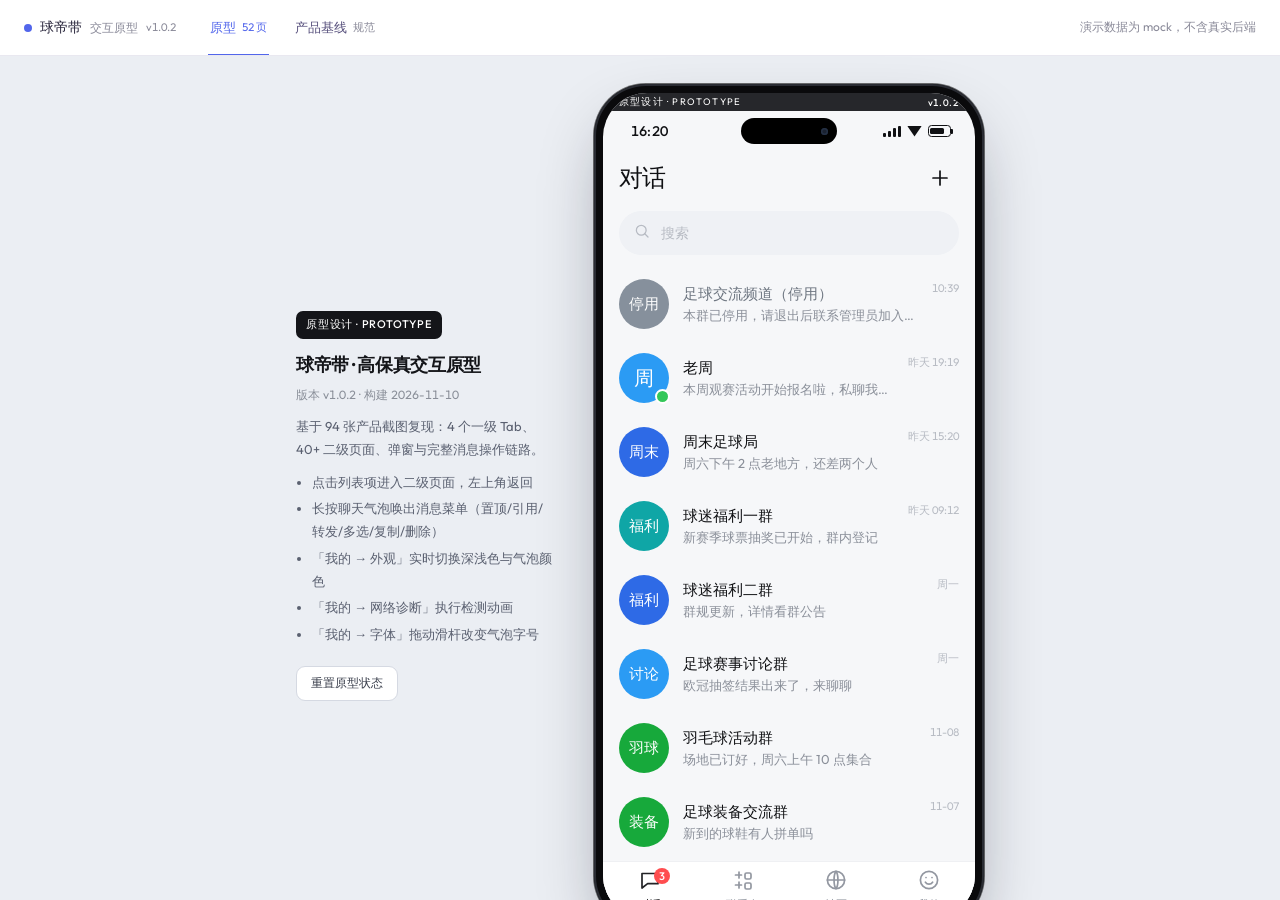
<file: index.html>
<!doctype html>
<!--
  球帝带 · 交互原型统一入口（框架页）
  用途：在原型与产品基线之间切换浏览。两部分为独立 HTML，也可单独打开。
  文件对应：proto.html（原型）/ rule.html（产品基线）
  版本：v1.0.2 ｜ 版式：Stripe 文档系统
-->
<html lang="zh-CN">
<head>
<meta charset="utf-8">
<meta name="viewport" content="width=device-width,initial-scale=1,viewport-fit=cover">
<meta name="color-scheme" content="only light">
<title>球帝带 · 交互原型 v1.0.2</title>
<link rel="icon" href="data:,">
<link rel="stylesheet" href="_fonts/outfit.css">
<style>
:root{
  --ink:#28253B; --ink-2:#554E7B; --mute:#8A8A99;
  --canvas:#FFFFFF; --soft:#FBFCFD;
  --hair:#E9E8F0;
  --accent:#5266EB; --accent-bg:#EDECFB;
  --mono:ui-monospace,"SFMono-Regular",Consolas,Menlo,monospace;
  --ease:cubic-bezier(.2,.7,.3,1);
}
*{box-sizing:border-box;margin:0;padding:0}
html,body{height:100%}
body{
  font-family:Outfit,"Noto Sans SC","Helvetica Neue",Helvetica,"PingFang SC","Hiragino Sans GB","Microsoft YaHei","微软雅黑",Arial,sans-serif;
  background:var(--canvas);color:var(--ink-2);display:flex;flex-direction:column;height:100vh;overflow:hidden;
  -webkit-font-smoothing:antialiased;text-rendering:optimizeLegibility;
}
header{
  height:56px;flex:0 0 56px;background:var(--canvas);border-bottom:1px solid var(--hair);
  display:flex;align-items:center;gap:32px;padding:0 24px;z-index:10;
}
.brand{display:flex;align-items:baseline;gap:8px;white-space:nowrap}
.brand .dot{width:8px;height:8px;border-radius:50%;background:var(--accent);flex:0 0 auto;align-self:center}
.brand .name{font-size:14px;font-weight:500;color:var(--ink);letter-spacing:-.1px}
.brand small{font-size:12px;color:var(--mute)}
.vnum{
  font-size:11px;color:var(--mute);cursor:pointer;
  font-variant-numeric:tabular-nums;font-feature-settings:"tnum" 1;align-self:center;
  border-bottom:1px solid transparent;transition:color 120ms var(--ease),border-color 120ms var(--ease);
}
.vnum:hover{color:var(--accent);border-color:var(--accent)}
nav{display:flex;gap:24px;flex:1;min-width:0;height:100%;overflow-x:auto;overflow-y:hidden}
nav::-webkit-scrollbar{height:0;display:none}
.tab{
  position:relative;height:100%;padding:0 2px;display:flex;align-items:center;gap:6px;
  font-size:13px;color:var(--ink-2);cursor:pointer;background:none;border:0;font-family:inherit;
  white-space:nowrap;flex:0 0 auto;transition:color 120ms var(--ease);
}
.tab:hover{color:var(--ink)}
.tab::after{
  content:"";position:absolute;left:0;right:0;bottom:-1px;height:2px;background:transparent;
  transition:background 120ms var(--ease);
}
.tab.active{color:var(--accent)}
.tab.active::after{background:var(--accent)}
.tab .badge{font-size:11px;color:var(--mute);font-variant-numeric:tabular-nums;font-feature-settings:"tnum" 1}
.tab.active .badge{color:var(--accent)}
.actions{display:flex;align-items:center;gap:8px;flex:0 0 auto}
.hint{font-size:12px;color:var(--mute);white-space:nowrap}
main{flex:1;position:relative;background:var(--soft);min-height:0}
iframe{width:100%;height:100%;border:0;display:block;background:var(--canvas)}
@media (max-width:900px){
  header{gap:20px;padding:0 16px}
  .hint{display:none}
  nav{gap:16px}
}
@media (max-width:640px){
  .brand small{display:none}
}
</style>
</head>
<body>
<header>
  <div class="brand">
    <span class="dot"></span>
    <span class="name">球帝带</span>
    <small>交互原型</small>
    <span class="vnum" onclick="jump('rule')" title="点击查看版本记录">v1.0.2</span>
  </div>
  <nav id="nav"></nav>
  <div class="actions">
    <span class="hint">演示数据为 mock，不含真实后端</span>
  </div>
</header>
<main>
  <iframe id="stage" title="内容区" src="proto.html"></iframe>
</main>

<script>
/* ==================================================================
   框架页：在原型与产品基线之间切换
   深链兼容：#p=chat&id=c2 这类旧链接转发给 proto.html，评审链接不失效
   ================================================================== */
const VIEWS = [
  { key:'proto', label:'原型',   badge:'52 页', file:'proto.html' },
  { key:'rule',  label:'产品基线', badge:'规范',  file:'rule.html' }
];
let current = 'proto';

function render(){
  document.getElementById('nav').innerHTML = VIEWS.map(function(v){
    return '<button class="tab'+(v.key===current?' active':'')+'" onclick="jump(\''+v.key+'\')">'+
      v.label+' <span class="badge">'+v.badge+'</span></button>';
  }).join('');
}
function jump(key, sub){
  const v = VIEWS.find(function(x){ return x.key===key; });
  if(!v) return;
  current = key;
  document.getElementById('stage').src = v.file + (sub ? '#'+sub : '');
  render();
  try{ history.replaceState(null,'','#'+key+(sub?'/'+sub:'')); }catch(e){}
}

(function init(){
  const h = (location.hash||'').replace(/^#/,'');
  if(!h){ render(); return; }

  /* 旧深链：#p=chat&id=c2&t=dark → 原型 tab 内直达 */
  if(/(^|&)p=/.test(h)){
    document.getElementById('stage').src = 'proto.html#'+h;
    render();
    return;
  }
  /* 基线锚点：#rule/commit → 产品基线对应小节 */
  const m = h.match(/^rule(?:\/(.+))?$/);
  if(m){ jump('rule', m[1]||''); return; }
  if(VIEWS.some(function(v){ return v.key===h; })){ jump(h); return; }
  render();
})();
</script>
</body>
</html>
</file>
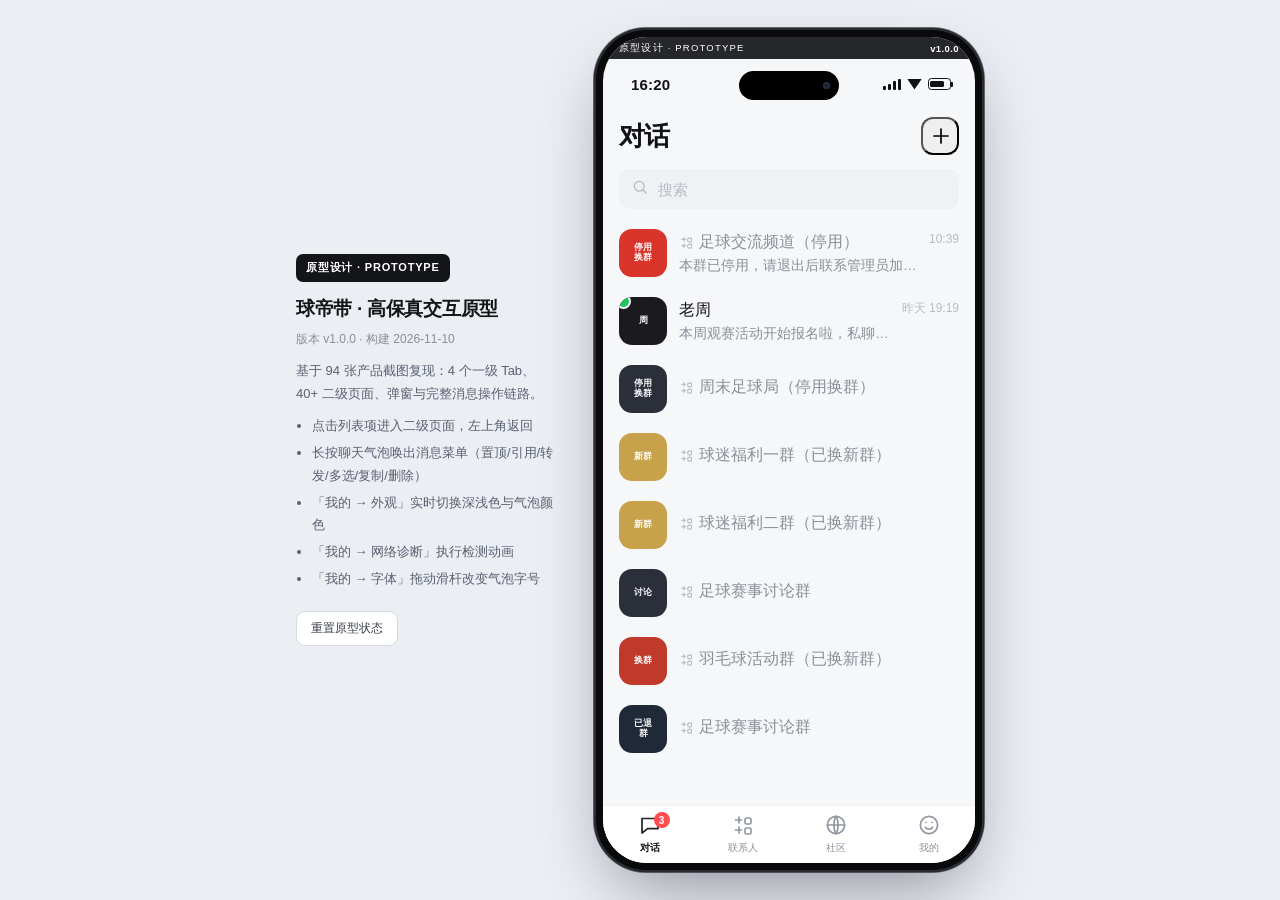
<file: prototype/index.html>
<!doctype html>
<html lang="zh-CN">
<head>
<meta charset="utf-8">
<meta name="viewport" content="width=device-width,initial-scale=1,viewport-fit=cover">
<title>球帝带 · 交互原型 v1.0.0</title>
<style>
*{box-sizing:border-box;-webkit-tap-highlight-color:transparent}
:root{
  --blue:#3B82F6; --bg:#F6F7F9; --card:#FFFFFF; --text:#101114; --text2:#8A8F99; --text3:#B7BBC3;
  --line:#EFF0F3; --input:#EFF1F5; --red:#FF4D4F; --bubble:#3B82F6; --fs:15px;
  --tab-h:58px;
}
body[data-theme="dark"]{
  --bg:#131418; --card:#1C1D22; --text:#F2F3F5; --text2:#8B8F99; --text3:#5A5E68;
  --line:#282A31; --input:#26282F; --card2:#1C1D22;
}
html,body{height:100%}
body{margin:0;font-family:-apple-system,BlinkMacSystemFont,"PingFang SC","Hiragino Sans GB","Microsoft YaHei",sans-serif;
  background:#EBEEF3;display:flex;align-items:center;justify-content:center;color:var(--text);
  -webkit-font-smoothing:antialiased;transition:background .25s}
body[data-theme="dark"]{background:#07080A}
.wrap{display:flex;gap:40px;align-items:center;justify-content:center}

/* ---------- side meta ---------- */
.meta{width:258px;color:#5A6070;font-size:13px;line-height:1.75}
.meta h1{font-size:19px;color:#141519;margin:10px 0 4px;letter-spacing:-.3px}
.meta .ver{font-size:12px;color:#8A8F99;margin-bottom:10px;font-variant-numeric:tabular-nums}
.badge{display:inline-block;background:#141519;color:#fff;border-radius:7px;padding:4px 10px;font-size:11px;letter-spacing:.8px;font-weight:600}
.meta p{margin:0 0 10px}
.meta ul{margin:0;padding-left:16px}
.meta li{margin-bottom:4px}
.meta .reset{margin-top:16px;border:1px solid #D5D9E2;background:#fff;border-radius:9px;padding:8px 14px;font-size:12px;color:#3A3F4C;cursor:pointer;font-family:inherit}
.meta .reset:hover{border-color:#141519;color:#141519}

/* ---------- device ---------- */
.device{width:390px;height:844px;background:#0A0A0C;border-radius:52px;padding:9px;
  box-shadow:0 30px 70px -20px rgba(12,16,32,.45),0 0 0 1px rgba(0,0,0,.55),inset 0 0 0 2px #2A2C33;position:relative;flex:0 0 auto}
.screen{width:100%;height:100%;background:var(--bg);border-radius:44px;overflow:hidden;position:relative;
  display:flex;flex-direction:column;color:var(--text);transition:background .25s,color .25s}

/* prototype ribbon */
.protobar{height:22px;background:#141519;color:#fff;display:flex;align-items:center;justify-content:space-between;
  padding:0 16px;font-size:9.5px;letter-spacing:1.2px;flex:0 0 auto;opacity:.92}
.protobar b{font-weight:600;letter-spacing:.4px;font-variant-numeric:tabular-nums}

/* status bar */
.statusbar{height:50px;flex:0 0 auto;display:flex;align-items:center;justify-content:space-between;padding:0 24px 0 28px;position:relative}
.sb-l{font-size:15px;font-weight:650;font-variant-numeric:tabular-nums;letter-spacing:.2px}
.sb-r{display:flex;align-items:center;gap:6px;color:var(--text)}
.sig{display:flex;align-items:flex-end;gap:2px;height:11px}
.sig i{width:3px;background:currentColor;border-radius:1px}
.sig i:nth-child(1){height:4px}.sig i:nth-child(2){height:6px}.sig i:nth-child(3){height:8.5px}.sig i:nth-child(4){height:11px}
.wifi{width:15px;height:11px;background:currentColor;
  clip-path:polygon(0 0,100% 0,50% 100%);border-radius:1px}
.bat{width:23px;height:11.5px;border:1.3px solid currentColor;border-radius:3.5px;position:relative;padding:1.4px}
.bat i{display:block;height:100%;width:72%;background:currentColor;border-radius:1.5px}
.bat::after{content:'';position:absolute;right:-3.4px;top:3px;width:2px;height:4.5px;background:currentColor;border-radius:0 1px 1px 0}
.island{position:absolute;left:50%;transform:translateX(-50%);top:12px;width:100px;height:29px;background:#000;border-radius:16px;
  display:flex;align-items:center;justify-content:flex-end;padding-right:9px}
.cam{width:7px;height:7px;border-radius:50%;background:#1B2230;box-shadow:inset 0 0 0 1.5px #243044}

/* ---------- stack & pages ---------- */
.stack{flex:1;min-height:0;position:relative;overflow:hidden}
.page{position:absolute;inset:0;display:flex;flex-direction:column;background:var(--bg);overflow:hidden}
.page.enter{animation:slideIn .28s cubic-bezier(.32,.72,0,1)}
.page.leave{animation:slideOut .22s cubic-bezier(.4,0,1,1) forwards}
@keyframes slideIn{from{transform:translateX(100%)}to{transform:translateX(0)}}
@keyframes slideOut{from{transform:translateX(0)}to{transform:translateX(100%)}}
@keyframes fade{from{opacity:0}to{opacity:1}}
.pbody{flex:1;min-height:0;overflow-y:auto;overflow-x:hidden;padding-bottom:18px;
  overscroll-behavior:contain;-webkit-overflow-scrolling:touch}

/* nav */
.nav{height:46px;flex:0 0 auto;display:flex;align-items:center;padding:0 6px;gap:2px}
.nav .t{flex:1;text-align:center;font-size:17px;font-weight:600;letter-spacing:-.2px}
.nav-btn{width:40px;height:40px;display:grid;place-items:center;border-radius:12px;color:var(--text);cursor:pointer;font-size:15px}
.nav-btn:active{background:rgba(140,150,170,.16)}
.nav-act{color:var(--blue);font-size:15px;font-weight:500;padding:0 10px;min-width:56px;text-align:right}
.nav-r{min-width:56px;display:flex;justify-content:flex-end;align-items:center;padding-right:6px}
.nav-r .nav-btn{width:36px;height:36px}
input[type=range]{-webkit-appearance:none;height:3px;background:var(--input);border-radius:2px}
input[type=range]::-webkit-slider-thumb{-webkit-appearance:none;width:17px;height:17px;border-radius:50%;background:#fff;border:1.5px solid #C9CDD6;box-shadow:0 1px 3px rgba(0,0,0,.18)}
.nav-act.dim{color:var(--text3)}
.hbig{display:flex;align-items:center;justify-content:space-between;padding:8px 16px 14px}
.hbig h1{font-size:26px;margin:0;font-weight:700;letter-spacing:-.6px}
.hbig .iconbtn{width:38px;height:38px;display:grid;place-items:center;border-radius:12px;cursor:pointer}

/* search */
.search{display:flex;align-items:center;gap:7px;margin:0 16px 10px;height:40px;background:var(--input);
  border-radius:10px;padding:0 12px;color:var(--text3);flex:0 0 auto}
.search input{border:0;background:transparent;outline:none;flex:1;font-size:15px;color:var(--text);font-family:inherit}
.search input::placeholder{color:var(--text3)}

/* list group */
.group{background:var(--card);margin:10px 12px;border-radius:14px;overflow:hidden}
.group.flush{margin:10px 0;border-radius:0}
.glabel{font-size:13px;color:var(--text2);padding:14px 20px 6px;background:transparent}
.row{display:flex;align-items:center;justify-content:space-between;min-height:56px;padding:0 16px;gap:12px;position:relative;cursor:pointer}
.row.noarrow{cursor:default}
.row:active{background:rgba(140,150,170,.09)}
.row+.row::before{content:'';position:absolute;left:16px;right:0;top:0;height:1px;background:var(--line)}
.row .li-l{display:flex;align-items:center;gap:12px;font-size:16px;min-width:0}
.row .ico{width:22px;height:22px;display:grid;place-items:center;color:var(--text);flex:0 0 auto}
.row .li-t{white-space:nowrap;overflow:hidden;text-overflow:ellipsis}
.row .li-r{display:flex;align-items:center;gap:6px;font-size:15px;color:var(--text2);flex:0 0 auto}
.chev{color:var(--text3);font-size:17px;font-weight:300;margin-left:2px;line-height:1}
.val{font-size:15px;color:var(--text2)}
.val.warn{color:var(--text3)}

/* switch */
.sw{width:50px;height:30px;border-radius:15px;background:#E3E5EA;position:relative;transition:background .2s;flex:0 0 auto;cursor:pointer}
.sw::after{content:'';position:absolute;top:2px;left:2px;width:26px;height:26px;border-radius:50%;background:#fff;
  box-shadow:0 1px 3px rgba(0,0,0,.22);transition:transform .2s}
.sw.on{background:var(--blue)}
.sw.on::after{transform:translateX(20px)}

/* avatar */
.av{width:48px;height:48px;border-radius:13px;display:flex;align-items:center;justify-content:center;color:#fff;
  font-weight:700;font-size:18px;position:relative;flex:0 0 auto;overflow:hidden;text-align:center;line-height:1.1}
.av.round{border-radius:50%}
.av.sm{width:36px;height:36px;border-radius:10px;font-size:14px}
.av.lg{width:58px;height:58px;border-radius:50%;font-size:22px}
.av.xs{width:28px;height:28px;border-radius:8px;font-size:12px}
.av .dot{position:absolute;left:-3px;top:-3px;width:11px;height:11px;border-radius:50%;background:#22C55E;border:2px solid var(--card);box-sizing:content-box}
.av .tiny{font-size:8.5px;font-weight:600;letter-spacing:-.2px}

/* chat list */
.li{display:flex;gap:12px;padding:10px 16px;align-items:center;cursor:pointer;position:relative}
.li:active{background:rgba(140,150,170,.09)}
.li .mid{flex:1;min-width:0}
.li .nm{display:flex;align-items:center;gap:5px;font-size:16px;font-weight:500;white-space:nowrap;overflow:hidden;text-overflow:ellipsis}
.li .nm.gray{color:var(--text2)}
.li .pv{font-size:13.5px;color:var(--text2);margin-top:4px;white-space:nowrap;overflow:hidden;text-overflow:ellipsis}
.li .rt{display:flex;flex-direction:column;align-items:flex-end;gap:6px;flex:0 0 auto;align-self:flex-start;padding-top:3px}
.li .tm{font-size:12px;color:var(--text3)}
.gicon{color:var(--text3);display:grid;place-items:center}

/* tabbar */
.tabbar{height:var(--tab-h);flex:0 0 auto;display:flex;background:var(--card);border-top:1px solid var(--line);padding-bottom:2px}
.tab{flex:1;display:flex;flex-direction:column;align-items:center;justify-content:center;gap:2px;font-size:10px;color:var(--text2);cursor:pointer;position:relative}
.tab.active{color:var(--text);font-weight:600}
.tab.active .tico{color:var(--text)}
.tab .tico{color:var(--text2);opacity:.92}
.tab .bdg{position:absolute;top:6px;right:calc(50% - 20px);min-width:16px;height:16px;background:var(--red);color:#fff;border-radius:9px;
  font-size:10px;display:grid;place-items:center;padding:0 4px;font-weight:600}

/* chat page */
.chat-h{display:flex;align-items:center;gap:10px;padding:6px 10px 8px;flex:0 0 auto}
.chat-h .mid{flex:1;min-width:0}
.chat-h .nm{font-size:16.5px;font-weight:600;white-space:nowrap;overflow:hidden;text-overflow:ellipsis}
.chat-h .sub{font-size:11.5px;color:var(--text2);margin-top:1px}
.noticebar{display:flex;align-items:center;gap:8px;padding:9px 14px;background:rgba(59,130,246,.08);font-size:12.5px;color:var(--text2);flex:0 0 auto}
.noticebar .close{margin-left:auto;color:var(--text3);display:grid;place-items:center}
.msgs{flex:1;min-height:0;overflow-y:auto;padding:6px 0 10px;background-attachment:local}

.msg{display:flex;gap:8px;padding:6px 12px;align-items:flex-start;position:relative}
.msg.me{flex-direction:row-reverse}
.msg .bub{max-width:76%;padding:10px 13px;border-radius:12px;background:var(--card);font-size:var(--fs);line-height:1.58;
  word-break:break-word;white-space:pre-wrap;box-shadow:0 1px 1px rgba(16,20,32,.03)}
.msg.me .bub{background:var(--bubble);color:#fff}
.msg .tm{font-size:10.5px;color:var(--text3);align-self:flex-end;padding-bottom:3px;margin:0 2px}
.msg.picked .box{opacity:1;transform:scale(1)}
.msg .box{width:22px;height:22px;border-radius:50%;border:1.5px solid #C7CBD3;background:var(--card);flex:0 0 auto;align-self:center;
  display:grid;place-items:center;opacity:0;transform:scale(.6);transition:.15s;margin-top:16px}
.msg.picked .box{background:var(--blue);border-color:var(--blue);color:#fff}
.msg .box svg{width:13px;height:13px;opacity:0}
.msg.picked .box svg{opacity:1}
.msg.sel-mode .box{opacity:1;transform:scale(1)}
.msg.sel-mode.me{flex-direction:row}

.poster{width:172px;border-radius:10px;overflow:hidden;background:linear-gradient(150deg,#5FE0A8,#22B573 55%,#0E8C57);padding:10px;color:#0B3B26;white-space:normal}
.poster *{white-space:normal}
.bub>div{white-space:normal}
.poster .pt{font-size:19px;font-weight:900;letter-spacing:-.5px;line-height:1.05;color:#0E5C36}
.poster .red{color:#E02B1D}
.poster .prow{display:flex;justify-content:space-between;font-size:8px;border-bottom:1px solid rgba(0,0,0,.15);padding:2.5px 0}
.poster .badge2{display:inline-block;background:#F5D33C;color:#5A3B00;font-size:8px;padding:2px 6px;border-radius:9px;font-weight:700;margin:6px 0 4px}
.poster .ball{float:right;font-size:26px;margin-top:-4px}

.inputbar{flex:0 0 auto;display:flex;align-items:center;gap:8px;padding:8px 12px;border-top:1px solid var(--line);background:var(--bg)}
.inputbar .ic{width:32px;height:32px;display:grid;place-items:center;color:var(--text);flex:0 0 auto;cursor:pointer}
.inputbar .field{flex:1;height:37px;border-radius:9px;background:var(--input);border:0;outline:none;padding:0 12px;font-size:15px;font-family:inherit;color:var(--text)}
.inputbar .field::placeholder{color:var(--text3)}
.muted-bar{flex:0 0 auto;display:flex;align-items:center;justify-content:center;gap:6px;padding:13px;margin:8px 12px 12px;
  background:var(--card);border-radius:10px;color:var(--text3);font-size:14px}

.panels{flex:0 0 auto;background:var(--card);border-top:1px solid var(--line);display:none}
.panels.show{display:block}
.plus-grid{display:grid;grid-template-columns:repeat(4,1fr);gap:8px;padding:18px 14px 22px}
.plus-item{display:flex;flex-direction:column;align-items:center;gap:8px;font-size:11.5px;color:var(--text2);cursor:pointer}
.plus-item .sq{width:58px;height:58px;border-radius:14px;background:var(--input);display:grid;place-items:center;color:var(--text)}
.emoji-tabs{display:flex;gap:14px;align-items:center;padding:10px 14px 4px;color:var(--text3);border-bottom:1px solid var(--line)}
.emoji-tabs .e{width:22px;height:22px;display:grid;place-items:center}
.emoji-tabs .e.on{color:var(--text);border-bottom:2px solid var(--blue);padding-bottom:6px;margin-bottom:-5px}
.emoji-grid{display:grid;grid-template-columns:repeat(8,1fr);gap:6px;padding:12px 14px 20px;max-height:190px;overflow-y:auto}
.emoji-grid span{font-size:23px;text-align:center;cursor:pointer;line-height:1.3}
.quote-bar{display:flex;align-items:center;gap:8px;margin:6px 12px 0;padding:8px 10px;background:var(--input);border-radius:8px;font-size:12.5px;color:var(--text2)}
.quote-bar .qt{flex:1;min-width:0;overflow:hidden;text-overflow:ellipsis;white-space:nowrap;border-left:2px solid var(--blue);padding-left:8px}
.quote-bar .x{color:var(--text3);cursor:pointer}

/* ---------- iOS 软键盘 ---------- */
.kbd{flex:0 0 auto;display:none;background:#D1D4DB;padding:7px 3px 10px;
  user-select:none;-webkit-user-select:none;-webkit-tap-highlight-color:transparent}
.kbd.show{display:block}
.kbd.anim{animation:kbdUp .24s cubic-bezier(.32,.72,0,1) both}
@keyframes kbdUp{from{transform:translateY(100%)}to{transform:translateY(0)}}
.kbd-bar{display:flex;align-items:center;padding:0 5px 7px;font-size:16px;color:#101114;height:30px}
.kbd-bar .cand{flex:1;display:flex;justify-content:space-around;align-items:center}
.kbd-bar .cand span{padding:3px 12px;cursor:pointer;border-radius:5px;line-height:1.2}
.kbd-bar .cand span:active{background:rgba(0,0,0,.09)}
.kbd-bar .kico{min-width:40px;height:26px;display:grid;place-items:center;color:#4A4E57;cursor:pointer;font-size:13px}
.krow{display:flex;gap:6px;padding:0 0 7px}
.krow:last-child{padding-bottom:0}
.krow .gap{flex:.5}
.k{flex:1;height:42px;border-radius:5px;background:#FFFFFF;color:#101114;display:grid;place-items:center;
  font-size:22px;line-height:1;cursor:pointer;box-shadow:0 1px 0 rgba(0,0,0,.28);transition:background .06s}
.k:active{background:#BFC4CC}
.k.fn{background:#ADB3BE;font-size:14px}
.k.fn:active{background:#9AA1AD}
.k.wide{flex:1.5}
.k.sp{flex:4.2;font-size:14px}
.k.ret{flex:1.6;background:#ADB3BE;font-size:14px;font-weight:500}
.k.shift-on{box-shadow:inset 0 0 0 1px #7C828C,0 1px 0 rgba(0,0,0,.28)}
body[data-theme="dark"] .kbd{background:#232427}
body[data-theme="dark"] .k{background:#6B6B70;color:#FFFFFF;box-shadow:0 1px 0 rgba(0,0,0,.65)}
body[data-theme="dark"] .k:active{background:#8A8A90}
body[data-theme="dark"] .k.fn,body[data-theme="dark"] .k.ret{background:#3D3D42;color:#FFFFFF}
body[data-theme="dark"] .k.fn:active,body[data-theme="dark"] .k.ret:active{background:#505055}
body[data-theme="dark"] .kbd-bar{color:#E8E9EC}
body[data-theme="dark"] .kbd-bar .kico{color:#B9BBC2}

/* community */
.chans{display:flex;justify-content:center;gap:34px;padding:6px 0 16px}
.chan{display:flex;flex-direction:column;align-items:center;gap:8px;font-size:13px;color:var(--text2);cursor:pointer}
.chan .av{width:62px;height:62px;border-radius:50%;font-size:16px;border:1px solid rgba(140,150,170,.18)}
.signin{display:flex;align-items:center;gap:8px;margin:0 12px 12px;padding:11px 13px;background:var(--card);border-radius:12px;font-size:13px;color:var(--text);cursor:pointer}
.signin .tag{background:#FFF1E6;color:#E2761B;font-size:11px;padding:2px 6px;border-radius:5px;font-weight:600}
.feed{margin:0 12px 12px;background:var(--card);border-radius:14px;overflow:hidden;cursor:pointer}
.cover{height:190px;position:relative;display:flex;align-items:center;justify-content:center;color:#fff;overflow:hidden}
.cover .big{font-size:27px;font-weight:900;line-height:1.1;letter-spacing:-.8px}
.cover .sub2{font-size:11px;opacity:.92;margin-top:6px}
.feed .ft{padding:12px 13px 14px}
.feed .ft .h{font-size:15.5px;font-weight:600;line-height:1.4}
.feed .ft .meta{display:flex;align-items:center;gap:8px;margin-top:9px;font-size:12px;color:var(--text2)}
.art{padding:0 0 20px}
.art .h1{font-size:19px;font-weight:700;line-height:1.4;padding:14px 16px 6px}
.art .am{display:flex;align-items:center;gap:8px;padding:4px 16px 12px;font-size:12.5px;color:var(--text2)}
.art .am .n{color:var(--text);font-weight:500}
.art .body{padding:0 16px;font-size:14.5px;line-height:1.85;color:var(--text)}
.art .body p{margin:0 0 14px}
.art .body .em{color:#E02B1D}
.cta{display:block;margin:18px 16px 0;height:50px;border-radius:26px;border:1.5px solid var(--text);background:transparent;
  color:var(--text);font-size:16px;font-weight:600;width:calc(100% - 32px);font-family:inherit;cursor:pointer}
.cta:active{background:rgba(140,150,170,.12)}

/* mine */
.profile-hd{background:linear-gradient(160deg,#1B1C22,#0E0F13);color:#fff;padding:14px 20px 26px;display:flex;align-items:center;gap:14px;position:relative;overflow:hidden}
.profile-hd::after{content:'';position:absolute;right:-30px;top:-40px;width:180px;height:180px;border-radius:50%;border:1px solid rgba(255,255,255,.06)}
.profile-hd .av{width:58px;height:58px;background:#4A4D57;border-radius:50%;font-size:22px}
.profile-hd .nm{font-size:19px;font-weight:650}
.profile-hd .id{font-size:12px;opacity:.62;margin-top:5px;display:flex;align-items:center;gap:6px}
.profile-hd .qr-btn{position:absolute;right:18px;top:24px;opacity:.85;cursor:pointer}
.sigline{color:rgba(255,255,255,.5);font-size:12.5px;padding:0 20px 26px;background:linear-gradient(180deg,#121317,#101114);margin-top:-1px}
.sigline span{opacity:.8}

/* empty */
.empty{display:flex;flex-direction:column;align-items:center;justify-content:center;padding:70px 30px;color:var(--text2);font-size:13.5px;gap:16px}
.box-ill{width:104px;height:84px;position:relative}
.box-ill .b1{position:absolute;left:10px;bottom:0;width:56px;height:40px;background:#7FA8E8;border-radius:4px;transform:skewY(-4deg)}
.box-ill .b2{position:absolute;right:8px;bottom:0;width:38px;height:34px;background:#C6DAF6;border-radius:4px}
.box-ill .lid{position:absolute;left:8px;top:14px;width:46px;height:12px;background:#5B8DEF;border-radius:3px;transform:rotate(-18deg)}
.box-ill .star{position:absolute;right:12px;top:2px;font-size:14px;color:#F5C542}
.empty .t2{font-size:12.5px;color:var(--text3)}

/* forms */
.form{padding:8px 16px}
.fieldset{margin-bottom:18px}
.fieldset label{display:block;font-size:14.5px;font-weight:600;margin-bottom:10px}
.input{width:100%;height:46px;border-radius:10px;background:var(--input);border:0;outline:none;padding:0 13px;font-size:15px;color:var(--text);font-family:inherit}
.input::placeholder{color:var(--text3)}
.hint{font-size:12px;color:var(--text3);margin-top:9px;line-height:1.5}
.btn{height:48px;border-radius:10px;border:0;width:100%;font-size:16px;font-weight:600;font-family:inherit;cursor:pointer}
.btn.primary{background:var(--blue);color:#fff}
.btn.dark{background:#141519;color:#fff}
.btn.ghost{background:var(--input);color:var(--text2)}
.btn.disabled{background:var(--input);color:var(--text3)}
.btn.red{color:var(--red);background:transparent}
.btn-row{display:flex;gap:10px;margin-top:auto;padding:16px}

/* appearance */
.preview{margin:12px 16px;border-radius:14px;background:var(--card);padding:12px;position:relative;overflow:hidden}
.pv-bg{position:absolute;inset:0;background-size:cover;opacity:.5}
.pv-inner{position:relative}
.pv-msg{display:flex;gap:8px;margin-bottom:9px;align-items:flex-start}
.pv-msg .b{max-width:74%;padding:9px 12px;border-radius:11px;background:var(--bg);font-size:13.5px;line-height:1.5}
.pv-msg.me{flex-direction:row-reverse}
.pv-msg.me .b{background:var(--bubble);color:#fff}
.pv-input{display:flex;align-items:center;gap:8px;margin-top:4px;padding:7px 10px;border-radius:9px;background:var(--input);color:var(--text3);font-size:12.5px}
.seg{display:flex;background:var(--input);border-radius:18px;padding:3px;gap:2px}
.seg .s{flex:1;height:33px;border-radius:15px;display:grid;place-items:center;font-size:12.5px;color:var(--text2);cursor:pointer}
.seg .s.on{background:var(--blue);color:#fff}
.swatches{display:flex;gap:12px;overflow-x:auto;padding:4px 16px 8px;margin:0 -16px}
.sw-dot{width:36px;height:36px;border-radius:50%;flex:0 0 auto;cursor:pointer;position:relative;border:2px solid transparent;background-clip:padding-box}
.sw-dot.on{box-shadow:0 0 0 2px var(--card),0 0 0 3.5px var(--blue)}
.bgs{display:grid;grid-template-columns:repeat(3,1fr);gap:10px;padding:4px 0}
.bgitem{height:76px;border-radius:10px;border:2px solid transparent;cursor:pointer;background-size:cover;position:relative;overflow:hidden}
.bgitem.on{border-color:var(--blue)}
.bg1{background-image:radial-gradient(circle at 30% 30%,#fff 1px,transparent 1px),radial-gradient(circle at 70% 60%,#fff 1px,transparent 1px);background-color:#F1F3F7;background-size:22px 22px}
.bg2{background-image:radial-gradient(circle at 30% 30%,#fff 1px,transparent 1px),radial-gradient(circle at 70% 60%,#fff 1px,transparent 1px);background-color:#EFF3FA;background-size:16px 16px}
.bg3{background:linear-gradient(140deg,#B08272,#8E6255);position:relative}
.bg3::after{content:'⚽ 🎾 🏀';position:absolute;inset:0;display:grid;place-items:center;font-size:16px;letter-spacing:6px;opacity:.8}

/* storage */
.usage{margin:12px 16px;background:var(--card);border-radius:14px;padding:14px}
.usage .top{display:flex;justify-content:space-between;font-size:13px;color:var(--text2);margin-bottom:10px}
.bar{height:7px;border-radius:4px;background:var(--input);display:flex;overflow:hidden}
.bar i{height:100%;display:block}
.legend{display:flex;gap:14px;font-size:11px;color:var(--text2);margin-top:10px;flex-wrap:wrap}
.legend b{display:inline-block;width:6px;height:6px;border-radius:50%;margin-right:4px}
.cleans{display:grid;grid-template-columns:repeat(3,1fr);gap:10px;margin:0 16px}
.clean{background:var(--card);border-radius:13px;padding:14px 8px;text-align:center;cursor:pointer}
.clean .n{font-size:13.5px;font-weight:500;margin-top:8px}
.clean .s{font-size:11px;color:var(--text3);margin-top:3px}

/* gauges */
.gauges{display:grid;grid-template-columns:repeat(3,1fr);gap:10px;margin:10px 16px}
.gauge{background:var(--card);border-radius:13px;padding:14px 6px;text-align:center}
.ring{width:74px;height:74px;border-radius:50%;margin:0 auto 8px;display:grid;place-items:center;position:relative;
  background:conic-gradient(var(--blue) 0 40%,var(--input) 40% 100%)}
.ring::after{content:'';position:absolute;inset:7px;border-radius:50%;background:var(--card)}
.ring b{position:relative;z-index:1;font-size:17px;font-weight:650}
.ring b i{font-size:9px;font-style:normal;font-weight:400;color:var(--text2);margin-left:1px}
.gauge .gl{font-size:11px;color:var(--text2)}
.latency{display:flex;gap:10px;margin:0 16px 12px;background:var(--card);border-radius:13px;padding:14px 12px;align-items:flex-end;justify-content:space-between}
.lat{display:flex;flex-direction:column;align-items:center;gap:4px;flex:1}
.lat svg{width:34px;height:22px}
.lat .v{font-size:11px;color:#22C55E}
.lat .v.bad{color:var(--red)}
.lines{display:grid;grid-template-columns:1fr 1fr;gap:9px}
.line{background:var(--card);border-radius:11px;padding:12px 11px;display:flex;align-items:center;justify-content:space-between;font-size:13px;cursor:pointer}
.line.on{box-shadow:inset 0 0 0 1.5px var(--blue)}
.line .ms{font-size:11px;color:#22C55E}

/* devices */
.dev-item{padding:14px 16px;cursor:pointer;position:relative}
.dev-item+.dev-item::before{content:'';position:absolute;left:16px;right:0;top:0;height:1px;background:var(--line)}
.dev-item .n{font-size:16px;font-weight:500;display:flex;align-items:center;gap:8px}
.dev-item .d{font-size:12.5px;color:var(--text2);margin-top:6px;font-variant-numeric:tabular-nums;word-break:break-all}
.pill{background:#141519;color:#fff;font-size:10px;padding:2px 7px;border-radius:5px;font-weight:500}
body[data-theme="dark"] .pill{background:#3A3D46}
.log{padding:14px 16px;display:flex;gap:12px}
.log .ic{width:40px;height:40px;border-radius:50%;border:1px solid var(--line);display:grid;place-items:center;color:var(--text2)}
.log .n{font-size:15px;font-weight:500}
.log .l{font-size:12.5px;color:var(--text2);margin-top:6px;line-height:1.7}

/* unlock cards */
.unlocks{display:flex;gap:14px;padding:24px 20px}
.ul{flex:1;cursor:pointer}
.ul .card{height:190px;border-radius:16px;background:linear-gradient(160deg,#1E1F26,#111216);display:grid;place-items:center;color:#fff;position:relative;overflow:hidden}
.ul .card::after{content:'';position:absolute;inset:0;background:radial-gradient(circle at 70% 20%,rgba(255,255,255,.06),transparent 60%)}
.ul .lb{text-align:center;font-size:13px;margin-top:12px;color:var(--text)}
.ul .rd{width:19px;height:19px;border-radius:50%;border:1.5px solid #C7CBD3;margin:9px auto 0;display:grid;place-items:center}
.ul.on .rd{background:var(--blue);border-color:var(--blue)}
.ul.on .rd::after{content:'';width:7px;height:7px;border-radius:50%;background:#fff}

/* mask */
.mask-row{display:flex;align-items:center;justify-content:space-between;padding:0 16px;min-height:56px;cursor:pointer}
.mask-row .av{width:38px;height:38px;border-radius:50%}

/* members */
.mem{display:flex;align-items:center;gap:12px;padding:11px 16px;cursor:pointer}
.mem .nm{font-size:15px;display:flex;align-items:center;gap:6px;flex-wrap:wrap}
.mem .nm .adm{background:#EAF1FE;color:#2F6FE0;font-size:10px;padding:1.5px 6px;border-radius:4px;font-weight:600}
.mem .nm .ow{background:#FCF0DC;color:#B4771A;font-size:10px;padding:1.5px 6px;border-radius:4px;font-weight:600}
body[data-theme="dark"] .mem .nm .adm{background:#1D2B44}
body[data-theme="dark"] .mem .nm .ow{background:#33280F}

/* qr */
.qr-wrap{display:flex;flex-direction:column;align-items:center;padding:18px 0 8px}
.qr{width:200px;height:200px;border-radius:12px;background:#fff;padding:8px;display:grid;grid-template-columns:repeat(21,1fr);gap:1px}
.qr i{background:#fff;border-radius:1px}
.qr i.b{background:#4B7FD6}
.qr-acts{display:flex;justify-content:space-around;padding:18px 30px 10px;border-top:1px solid var(--line);margin-top:16px}
.qr-act{display:flex;flex-direction:column;align-items:center;gap:7px;font-size:12px;color:var(--text);cursor:pointer}

/* overlays */
.mask-bg{position:absolute;inset:0;background:rgba(0,0,0,.42);z-index:60;display:flex;animation:fade .16s}
.dialog{width:268px;background:var(--card);border-radius:15px;overflow:hidden;margin:auto;text-align:center;animation:pop .2s}
@keyframes pop{from{transform:scale(.94);opacity:0}to{transform:scale(1);opacity:1}}
.dialog .dt{font-size:16.5px;font-weight:650;padding:22px 20px 0}
.dialog .dm{font-size:13.5px;color:var(--text2);line-height:1.55;padding:10px 22px 20px}
.dialog .da{display:flex;flex-direction:column;border-top:1px solid var(--line)}
.dialog .da button{height:49px;border:0;background:transparent;font-size:16.5px;color:var(--blue);font-family:inherit;cursor:pointer}
.dialog .da button+button{border-top:1px solid var(--line)}
.dialog .da button.cancel{color:var(--text);font-weight:500}
.dialog .da button.danger{color:var(--red)}
.dialog .da.horiz{flex-direction:row}
.dialog .da.horiz button{flex:1}
.dialog .da.horiz button+button{border-top:0;border-left:1px solid var(--line)}

.sheet{position:absolute;left:8px;right:8px;bottom:8px;z-index:61;animation:slideUp .22s cubic-bezier(.32,.72,0,1)}
@keyframes slideUp{from{transform:translateY(105%)}to{transform:translateY(0)}}
.sheet .sg{background:var(--card);border-radius:14px;overflow:hidden;margin-bottom:8px}
.sheet button{display:block;width:100%;height:56px;border:0;background:transparent;font-size:16.5px;color:var(--text);font-family:inherit;cursor:pointer;border-bottom:1px solid var(--line)}
.sheet button:last-child{border-bottom:0}
.sheet button.cancel{font-weight:500;background:var(--card);border-radius:14px;height:54px}
/* 日期滚轮选择器 */
.picker{position:absolute;left:0;right:0;bottom:0;z-index:61;background:var(--card);border-radius:16px 16px 0 0;animation:slideUp .22s cubic-bezier(.32,.72,0,1)}
.picker .ptop{display:flex;justify-content:space-between;align-items:center;padding:14px 18px;font-size:15.5px}
.picker .ptop span{cursor:pointer}
.wheels{display:flex;gap:8px;padding:0 16px 24px;position:relative}
.wcol{flex:1;height:200px;overflow-y:auto;scroll-snap-type:y mandatory;text-align:center;scrollbar-width:none;padding:78px 0}
.wcol::-webkit-scrollbar{display:none}
.witem{height:44px;line-height:44px;font-size:17px;scroll-snap-align:center;color:var(--text3);white-space:nowrap;position:relative}
.witem.sel{color:var(--text);font-weight:650}
.wheel-mid{position:absolute;left:16px;right:16px;top:100px;height:44px;transform:translateY(-50%);background:rgba(180,190,208,.32);border-radius:8px;pointer-events:none}
.sheet button .sm{display:block;font-size:11.5px;color:var(--text3);margin-top:2px}
.sheet .st{font-size:12px;color:var(--text2);text-align:center;padding:12px 0 14px;background:var(--card);border-bottom:1px solid var(--line)}

/* toast */
.toast{position:absolute;left:50%;bottom:96px;transform:translateX(-50%);background:rgba(20,22,28,.9);color:#fff;
  font-size:13px;padding:10px 16px;border-radius:10px;z-index:90;max-width:80%;text-align:center;animation:fade .18s}

/* long press menu */
.lmenu{position:absolute;background:var(--card);border-radius:12px;box-shadow:0 12px 36px rgba(10,14,24,.22);
  z-index:70;width:148px;overflow:hidden;animation:pop .14s;padding:2px 0}
.lmenu .mi{display:flex;align-items:center;justify-content:space-between;padding:11px 14px;font-size:14px;color:var(--text);cursor:pointer}
.lmenu .mi:active{background:rgba(140,150,170,.12)}
.lmenu .mi svg{color:var(--text2)}

/* popover */
.pop{position:absolute;right:12px;top:96px;width:150px;background:var(--card);border-radius:13px;z-index:65;
  box-shadow:0 14px 40px rgba(10,14,24,.2);overflow:hidden;animation:pop .16s}
.pop .pi{display:flex;align-items:center;gap:10px;padding:14px 16px;font-size:15px;cursor:pointer}
.pop .pi:active{background:rgba(140,150,170,.12)}
.pop::before{content:'';position:absolute;right:20px;top:-6px;width:12px;height:12px;background:var(--card);transform:rotate(45deg);border-radius:2px}

/* index bar */
.idx{position:absolute;right:3px;top:150px;bottom:70px;display:flex;flex-direction:column;justify-content:center;gap:0;
  font-size:10.5px;color:var(--text2);width:16px;text-align:center;z-index:5}
.idx span{line-height:1.45}

.fadein{animation:fade .2s}
@media (max-width:900px){
  .wrap{gap:0}
  .meta{display:none}
  .device{width:100vw;height:100dvh;border-radius:0;padding:0;box-shadow:none}
  .screen{border-radius:0}
}
</style>
</head>
<body data-theme="light">
<div class="wrap">
  <aside class="meta">
    <div class="badge">原型设计 · PROTOTYPE</div>
    <h1>球帝带 · 高保真交互原型</h1>
    <div class="ver">版本 v1.0.0 · 构建 2026-11-10</div>
    <p>基于 94 张产品截图复现：4 个一级 Tab、40+ 二级页面、弹窗与完整消息操作链路。</p>
    <ul>
      <li>点击列表项进入二级页面，左上角返回</li>
      <li>长按聊天气泡唤出消息菜单（置顶/引用/转发/多选/复制/删除）</li>
      <li>「我的 → 外观」实时切换深浅色与气泡颜色</li>
      <li>「我的 → 网络诊断」执行检测动画</li>
      <li>「我的 → 字体」拖动滑杆改变气泡字号</li>
    </ul>
    <button class="reset" onclick="resetAll()">重置原型状态</button>
  </aside>
  <div class="device">
    <div class="screen" id="screen">
      <div class="protobar"><span>原型设计 · PROTOTYPE</span><b>v1.0.0</b></div>
      <div class="statusbar">
        <div class="sb-l" id="clock">15:51</div>
        <div class="island"><i class="cam"></i></div>
        <div class="sb-r">
          <span class="sig"><i></i><i></i><i></i><i></i></span>
          <span class="wifi"></span>
          <span class="bat"><i></i></span>
        </div>
      </div>
      <div class="stack" id="stack"></div>
    </div>
  </div>
</div>

<script>
/* =========================================================
   球帝带 交互原型  v1.0.0
   ========================================================= */
const V = 'v1.0.0';
const screenEl = document.getElementById('screen');
const stackEl  = document.getElementById('stack');

const S = {
  theme:'auto', bubble:'#3B82F6', bg:0, pure:false, font:15, lang:'跟随系统',
  unlock:'none', chatBg:'default',
  sw:{dnd:false,snd:true,vib:true,read:true,ephemeral:false,block:false,pinChat:false,pinGroup:false,muteGroup:false,keep7:false},
  chatState:{}, // id -> 'normal' | 'exited' | 'muted'
  multi:false, picked:new Set(), forwardMulti:false, forwardPicked:new Set(),
  emojiTab:0, quote:null, curChat:null, netDone:false, lines:3,
  kbd:{open:false, layer:'abc', shift:false}, draft:'', caret:0,
  tagGroups:[{id:'t1', name:'11', members:[]}], tagSel:new Set(),
  avtab:0, applytab:0, avatarEmoji:'🙂'
};

/* ---------- icons ---------- */
const P = {
  back:'<path d="M15 5l-7 7 7 7"/>',
  plus:'<path d="M12 5v14M5 12h14"/>',
  search:'<circle cx="11" cy="11" r="6.5"/><path d="M20 20l-4.6-4.6"/>',
  more:'<circle cx="5" cy="12" r="1.4" fill="currentColor" stroke="none"/><circle cx="12" cy="12" r="1.4" fill="currentColor" stroke="none"/><circle cx="19" cy="12" r="1.4" fill="currentColor" stroke="none"/>',
  bell:'<path d="M6 9a6 6 0 1112 0c0 4.5 1.8 5.6 1.8 5.6H4.2S6 13.5 6 9"/><path d="M10 18.5a2 2 0 004 0"/>',
  shield:'<path d="M12 3l7.2 3v6c0 4.1-3 7.2-7.2 9-4.2-1.8-7.2-4.9-7.2-9V6z"/>',
  db:'<ellipse cx="12" cy="6" rx="7" ry="2.8"/><path d="M5 6v12c0 1.6 3.1 2.8 7 2.8s7-1.2 7-2.8V6"/><path d="M5 12c0 1.6 3.1 2.8 7 2.8s7-1.2 7-2.8"/>',
  globe:'<circle cx="12" cy="12" r="8.6"/><path d="M3.4 12h17.2M12 3.4c2.6 3 2.6 14.2 0 17.2M12 3.4c-2.6 3-2.6 14.2 0 17.2"/>',
  tee:'<path d="M8.5 4L12 6l3.5-2 4 3.2-2.2 4-1.8-1V20H8.5V10.2l-1.8 1-2.2-4z"/>',
  type:'<path d="M6 6.5h12M12 6.5V19"/><path d="M4 19h16" opacity=".35"/>',
  net:'<path d="M4 19l4.5-4.5M9.5 19L14 11M15 19l4.5-8"/>',
  info:'<circle cx="12" cy="12" r="8.6"/><path d="M12 11v5.2M12 8h.01"/>',
  mic:'<rect x="9" y="3" width="6" height="10.5" rx="3"/><path d="M5.5 11a6.5 6.5 0 0013 0M12 17.5V21"/>',
  smile:'<circle cx="12" cy="12" r="8.6"/><path d="M8.4 14.2s1.3 1.9 3.6 1.9 3.6-1.9 3.6-1.9M9 9.5h.01M15 9.5h.01"/>',
  camera:'<rect x="3" y="7" width="18" height="13" rx="3"/><circle cx="12" cy="13.2" r="3.6"/><path d="M9 7l1-2h4l1 2"/>',
  image:'<rect x="3" y="5" width="18" height="14" rx="3"/><circle cx="8.6" cy="10" r="1.4"/><path d="M4.5 17.5l5-5 4 4 3-2.2 3 3.2"/>',
  folder:'<path d="M3 7.2h6.2l1.8 2H21v8.6a2 2 0 01-2 2H5a2 2 0 01-2-2z"/>',
  phone:'<path d="M5.2 4h3.6l1.8 4.6-2.6 1.7a12.4 12.4 0 006 6l1.7-2.6L20 15.2v3.6a2 2 0 01-2.2 2A17.6 17.6 0 013.2 6.2 2 2 0 015.2 4z"/>',
  check:'<path d="M5 12.8l4.4 4.4L19 6.8"/>',
  trash:'<path d="M4.5 7h15M9.5 7V4.8h5V7M6.8 7l.9 12.2h8.6L17.2 7"/>',
  share:'<path d="M4 12.6l15.6-8-6.2 15.4-2.6-6.2z"/>',
  quote:'<path d="M9.5 7.5H5v4.8h4.5c0 2.6-1 4-2.8 4.6M19.5 7.5H15v4.8h4.5c0 2.6-1 4-2.8 4.6"/>',
  pin:'<path d="M9.4 4h5.2l-.9 5.6 2.9 2.9H7.4l2.9-2.9z"/><path d="M12 12.5V20"/>',
  copy:'<rect x="9" y="9" width="10.5" height="10.5" rx="2.2"/><path d="M5.5 15.5V6.2A2 2 0 017.7 4h8.3"/>',
  close:'<path d="M6.3 6.3l11.4 11.4M17.7 6.3L6.3 17.7"/>',
  scan:'<path d="M4 8.5V5.2A1.2 1.2 0 015.2 4H8.5M20 8.5V5.2A1.2 1.2 0 0018.8 4H15.5M4 15.5v3.3A1.2 1.2 0 005.2 20H8.5M20 15.5v3.3A1.2 1.2 0 0118.8 20H15.5M4 12h16"/>',
  adduser:'<circle cx="10" cy="8" r="3.6"/><path d="M3.8 20c0-3.2 2.8-5.2 6.2-5.2s6.2 2 6.2 5.2"/><path d="M18.5 8v5.5M15.8 10.7h5.4"/>',
  chat:'<path d="M4 5.5h16v10.2H9.6L4 20z"/>',
  grid:'<rect x="4" y="4" width="6.4" height="6.4" rx="1.6"/><rect x="13.6" y="4" width="6.4" height="6.4" rx="1.6"/><rect x="4" y="13.6" width="6.4" height="6.4" rx="1.6"/><rect x="13.6" y="13.6" width="6.4" height="6.4" rx="1.6"/>',
  qr:'<rect x="4" y="4" width="5.6" height="5.6" rx="1.2"/><rect x="14.4" y="4" width="5.6" height="5.6" rx="1.2"/><rect x="4" y="14.4" width="5.6" height="5.6" rx="1.2"/><path d="M14.4 14.4h2.4v2.4M19.4 19.4v.8M14.4 20h2"/>',
  tag:'<path d="M4 4h8l8 8-8 8-8-8z"/><circle cx="9" cy="9" r="1.4"/>',
  users:'<path d="M4.5 7h6M8 4v6M4.5 17h6M8 14v6"/><rect x="14" y="5" width="6" height="6" rx="1.5"/><rect x="14" y="15" width="6" height="6" rx="1.5"/>',
  clock:'<circle cx="12" cy="12" r="8.6"/><path d="M12 7.4V12l3.4 2"/>',
  eye:'<path d="M2.5 12s3.6-6 9.5-6 9.5 6 9.5 6-3.6 6-9.5 6-9.5-6-9.5-6z"/><circle cx="12" cy="12" r="2.4"/>',
  lock:'<rect x="5" y="10.5" width="14" height="9.5" rx="2.4"/><path d="M8.4 10.5V8a3.6 3.6 0 017.2 0v2.5"/>',
  graph:'<path d="M4 19V5M4 19h16"/><path d="M7.5 15l3-4 3 2.6 4.5-6"/>',
  wifi:'<path d="M4 8.6a13 13 0 0116 0M7 12a8.5 8.5 0 0110 0M10 15.3a3.6 3.6 0 014 0"/><circle cx="12" cy="18.6" r=".8" fill="currentColor"/>',
  star:'<path d="M12 4l2.3 5 5.4.6-4 3.7 1.1 5.3L12 16l-4.8 2.6 1.1-5.3-4-3.7 5.4-.6z"/>'
};
const ic = (n,s=22,sw=1.7)=>`<svg viewBox="0 0 24 24" width="${s}" height="${s}" fill="none" stroke="currentColor" stroke-width="${sw}" stroke-linecap="round" stroke-linejoin="round">${P[n]||''}</svg>`;

/* ---------- helpers ---------- */
const esc = s => String(s).replace(/&/g,'&amp;').replace(/</g,'&lt;').replace(/>/g,'&gt;');
const AVCOL = ['#3B6EF6','#E23A2E','#1E1E22','#C89A3C','#7C5CD6','#22A06B','#D9622B','#2E9AA8'];
function av(name, opt={}){
  const ch = opt.t || (name||'').slice(0,1);
  const bg = opt.c || AVCOL[(name||'x').charCodeAt(0)%AVCOL.length];
  const cls = ['av', opt.round?'round':'', opt.size||''].join(' ');
  const fs = opt.t && opt.t.length>2 ? 'font-size:10px;line-height:1.15' : '';
  return `<div class="${cls}" style="background:${bg};${opt.grad?`background-image:${opt.grad};`:''}${fs}">${opt.html||esc(ch)}${opt.online?'<i class="dot"></i>':''}</div>`;
}
function swRow(label,key,val){ return `<div class="row noarrow"><div class="li-l"><span class="li-t">${label}</span></div>
  <div class="li-r"><span class="sw ${val?'on':''}" data-toggle="${key}"></span></div></div>`; }
function row(o){
  const tag = o.go||o.act ? 'div' : 'div';
  return `<div class="row ${o.cls||''}" ${o.go?`data-go="${o.go}"`:''} ${o.params?`data-params='${JSON.stringify(o.params)}'`:''} ${o.act?`data-act="${o.act}"`:''} ${o.msg?`data-m="${o.msg}"`:''}>
    <div class="li-l">${o.icon?`<span class="ico" style="${o.iconColor?`color:${o.iconColor}`:''}">${ic(o.icon,21)}</span>`:''}
      <span class="li-t" style="${o.labelStyle||''}">${o.label}</span></div>
    <div class="li-r">${o.value!==undefined?`<span class="val ${o.valueCls||''}">${o.value}</span>`:''}
      ${o.sw?`<span class="sw ${o.swOn?'on':''}" data-toggle="${o.sw}"></span>`:''}
      ${o.arrow===false?'':'<span class="chev">›</span>'}</div></div>`;
}
const glabel = t => `<div class="glabel">${t}</div>`;
const group = (inner, cls='') => `<div class="group ${cls}">${inner}</div>`;

function tabbar(active){
  const items=[['chats','对话','chat'],['contacts','联系人','users'],['community','社区','globe'],['mine','我的','smile']];
  return `<div class="tabbar">${items.map(([k,l,i])=>`
    <div class="tab ${active===k?'active':''}" data-act="tab" data-tab="${k}">
      <span class="tico">${ic(i,24)}</span><span>${l}</span>
      ${k==='chats'?'<span class="bdg">3</span>':''}
    </div>`).join('')}</div>`;
}

/* ---------- theme / font ---------- */
function applyTheme(){
  let t = S.theme;
  if(t==='auto') t = window.matchMedia('(prefers-color-scheme: dark)').matches ? 'dark':'light';
  document.body.dataset.theme = t;
  document.documentElement.style.setProperty('--bubble', S.theme==='dark'&&S.bubble==='#111111' ? '#4A4D57' : S.bubble);
  document.documentElement.style.setProperty('--fs', S.font+'px');
}

/* ---------- router ---------- */
const stack = [];
function mount(entry, animate){
  const el = document.createElement('div');
  el.className = 'page' + (animate?' enter':'');
  el.dataset.name = entry.name;
  const fn = PAGES[entry.name] || (()=>`<div class="nav"><div class="nav-btn" data-back>${ic('back')}</div><div class="t">页面建设中</div><div class="nav-btn"></div></div><div class="pbody"><div class="empty">该页面在截图中未出现</div></div>`);
  el.innerHTML = fn(entry.params||{});
  stackEl.appendChild(el);
  entry.el = el;
  if(entry.name!=='chat') S.kbd.open = false;
  const ci = el.querySelector('[data-chatinput]'); if(ci){ ci.value = S.draft||''; S.caret = (S.draft||'').length; }
  if(animate) setTimeout(()=>el.classList.remove('enter'), 300);
  const b = el.querySelector('.pbody'); if(b) b.scrollTop = 0;
  if(entry.params && entry.params.scroll) b.scrollTop = entry.params.scroll;
  return el;
}
function root(name, params={}){
  stackEl.innerHTML=''; stack.length=0;
  stack.push({name,params}); mount(stack[0], false);
}
function go(name, params={}){
  const cur = stack[stack.length-1];
  if(cur){ const b = cur.el.querySelector('.pbody'); if(b) cur.params.scroll = b.scrollTop; }
  const e = {name,params}; stack.push(e); mount(e, true);
}
function back(){
  if(stack.length<2){ return; }
  const top = stack.pop();
  top.el.classList.add('leave');
  setTimeout(()=>top.el.remove(), 230);
}
function refresh(){
  const top = stack[stack.length-1]; if(!top) return;
  const body = top.el.querySelector('.pbody');
  const sc = body? body.scrollTop : 0;
  top.el.innerHTML = PAGES[top.name](top.params||{});
  const nb = top.el.querySelector('.pbody'); if(nb) nb.scrollTop = sc;
  const ci = top.el.querySelector('[data-chatinput]'); if(ci){ ci.value = S.draft||''; S.caret = (S.draft||'').length; }
  top.el.classList.remove('enter');
}

/* ---------- overlays ---------- */
function closeOverlay(){ document.querySelectorAll('.mask-bg,.sheet,.lmenu,.pop,.toast').forEach(n=>n.remove()); }
function toast(msg, ms=1600){
  document.querySelectorAll('.toast').forEach(n=>n.remove());
  const t = document.createElement('div'); t.className='toast'; t.textContent=msg;
  screenEl.appendChild(t); setTimeout(()=>t.remove(), ms);
}
function dialog(opt){
  closeOverlay();
  const wa = opt.warn ? `<div class="dt">${opt.title}</div>` : `<div class="dt">${opt.title}</div>`;
  const acts = (opt.actions||[{label:'取消',cancel:true}]);
  const wrap = document.createElement('div');
  wrap.className='mask-bg';
  wrap.innerHTML = `<div class="dialog">
    ${wa}
    ${opt.msg?`<div class="dm">${opt.msg}</div>`:''}
    <div class="da">${acts.map((a,i)=>`<button data-i="${i}" class="${a.cancel?'cancel':''} ${a.danger?'danger':''}">${a.label}</button>`).join('')}</div>
  </div>`;
  wrap.addEventListener('click', e=>{
    if(e.target===wrap){ closeOverlay(); return; }
    const b = e.target.closest('button[data-i]'); if(!b) return;
    const a = acts[+b.dataset.i];
    closeOverlay();
    if(a && a.onClick) a.onClick();
    else if(a && a.cancel!==undefined && !a.onClick) {}
  });
  screenEl.appendChild(wrap);
}
function sheet(items, opt={}){
  closeOverlay();
  const wrap = document.createElement('div');
  wrap.className='mask-bg'; wrap.style.alignItems='flex-end';
  wrap.innerHTML = `<div class="sheet">
    ${opt.title?`<div class="sg"><div class="st">${opt.title}</div></div>`:''}
    <div class="sg">${items.map((it,i)=>`<button data-i="${i}">${it.label}${it.sub?`<span class="sm">${it.sub}</span>`:''}</button>`).join('')}</div>
    <button class="cancel" data-cancel>取消</button>
  </div>`;
  wrap.addEventListener('click', e=>{
    if(e.target===wrap || e.target.hasAttribute('data-cancel')){ closeOverlay(); return; }
    const b = e.target.closest('button[data-i]'); if(!b) return;
    const it = items[+b.dataset.i]; closeOverlay();
    if(it && it.onClick) it.onClick();
  });
  screenEl.appendChild(wrap);
}

/* =========================================================
   数据
   ========================================================= */
const D = {
  me:{name:'FvzZGbxf', id:'8651091197'},
  chats:[
    {id:'c1',name:'足球交流频道（停用）',type:'group',c:'#D8342A',lab:'停用\n换群',preview:'本群已停用，请退出后联系管理员加入新群',time:'10:39',gray:true},
    {id:'c2',name:'老周',type:'p2p',c:'#1B1B1F',lab:'周',preview:'本周观赛活动开始报名啦，私聊我登记～',time:'昨天 19:19',online:true},
    {id:'c3',name:'周末足球局（停用换群）',type:'group',c:'#2B2F3A',lab:'停用\n换群',preview:'',time:'',gray:true},
    {id:'c4',name:'球迷福利一群（已换新群）',type:'group',c:'#C8A24A',lab:'新群',preview:'',time:'',gray:true},
    {id:'c5',name:'球迷福利二群（已换新群）',type:'group',c:'#C8A24A',lab:'新群',preview:'',time:'',gray:true},
    {id:'c6',name:'足球赛事讨论群',type:'group',c:'#2B2F3A',lab:'讨论',preview:'',time:'',gray:true},
    {id:'c7',name:'羽毛球活动群（已换新群）',type:'group',c:'#C0392B',lab:'换群',preview:'',time:'',gray:true},
    {id:'c8',name:'足球赛事讨论群',type:'group',c:'#1F2937',lab:'已退\n群',preview:'',time:'',gray:true,exited:true}
  ],
  groups:{
    c1:{members:'39046', names:['足球交流频道（停用）'], members9:['#C0392B','#7C5CD6','#C8A24A','#3B6EF6','#22A06B','#D9622B','#8B5CF6','#2E9AA8','#E23A2E'], notice:'🍀 本群为球迷交流频道，禁止发布广告及任何违规内容。\n⚠️ 群内请文明发言、理性讨论，互相尊重。\n🍀 群内活动福利可直接咨询群管理员了解登记参与。', keep:'7天'},
    c6:{members:'4723', names:['足球赛事讨论群'], members9:['#1B1B1F','#C0392B','#7C5CD6','#C8A24A','#3B6EF6','#22A06B','#D9622B','#8B5CF6','#2E9AA8'], notice:'📢 本群已迁移至新群：\n尚未加入新群的成员请退出本群后联系管理员进新群，谢谢配合。', keep:'7天'},
    c8:{members:'4723', names:['足球赛事讨论群'], members9:[], notice:'', keep:'7天'},
    c4:{members:'875', names:['球迷福利一群（已换新群）'], members9:['#1B1B1F','#C0392B','#7C5CD6','#C8A24A','#3B6EF6','#22A06B'], notice:'📢 本群已迁移至新群：\n尚未加入新群的成员请退出本群后联系管理员进新群，谢谢配合。', keep:'永久'},
    c5:{members:'1090', names:['球迷福利二群（已换新群）'], members9:['#1B1B1F','#C0392B','#7C5CD6','#C8A24A','#3B6EF6','#22A06B'], notice:'📢 本群已迁移至新群：\n尚未加入新群的成员请退出本群后联系管理员进新群，谢谢配合。', keep:'永久'},
    c7:{members:'4723', names:['羽毛球活动群（已换新群）'], members9:['#1B1B1F','#C0392B','#7C5CD6','#C8A24A','#3B6EF6','#22A06B'], notice:'📢 本群已迁移至新群：\n尚未加入新群的成员请退出本群后联系管理员进新群，谢谢配合。', keep:'7天'}
  },
  posts:[
    {id:'p1',ch:'ball',title:'观赛竞猜玩法讲解',author:'球迷俱乐部',time:'2025-10-12 00:42:44',views:'7.6w',cover:'fans'},
    {id:'p2',ch:'ball',title:'国际米兰vs亚特兰大，蓝黑内战图米能否顺利击败对手提振士气？',author:'球迷俱乐部',time:'2025-03-14 18:29:05',views:'1.4w',cover:'match'},
    {id:'p3',ch:'pay',title:'XXPay 余额宝最高享 18% 年化收益',author:'XXPay',time:'2026-07-31 02:08:46',views:'3.2w',cover:'pay'},
    {id:'p4',ch:'pay',title:'XXPay 反诈安全指南',author:'XXPay',time:'2026-07-31 02:09:28',views:'1.1w',cover:'safe'}
  ]
};

/* =========================================================
   页面：一级 Tab
   ========================================================= */
const PAGES = {};

PAGES.chats = () => `
  <div class="hbig"><h1>对话</h1><button class="iconbtn" data-act="plusmenu">${ic('plus',24)}</button></div>
  <div class="search" data-go="search"><span>${ic('search',18)}</span><input placeholder="搜索" readonly></div>
  <div class="pbody" style="padding-bottom:6px">
    ${D.chats.map(c=>`
      <div class="li" data-act="openchat" data-id="${c.id}">
        ${av(c.name,{c:c.c,t:c.lab,online:c.online,html:`<span class="tiny" style="white-space:pre-line">${c.lab}</span>`})}
        <div class="mid">
          <div class="nm ${c.gray?'gray':''}">
            ${c.type==='group'?`<span class="gicon">${ic('users',15)}</span>`:''}${esc(c.name)}
          </div>
          ${c.preview?`<div class="pv">${esc(c.preview)}</div>`:'<div class="pv"> </div>'}
        </div>
        <div class="rt">${c.time?`<span class="tm">${c.time}</span>`:''}</div>
      </div>`).join('')}
  </div>
  ${tabbar('chats')}`;

PAGES.contacts = () => `
  <div class="hbig"><h1>联系人</h1><button class="iconbtn" data-act="plusmenu2">${ic('plus',24)}</button></div>
  <div class="search"><span>${ic('search',18)}</span><input placeholder="搜索"></div>
  <div class="pbody" style="padding-bottom:6px">
    ${group(
      `<div class="row" data-go="newfriends"><div class="li-l"><span class="ico">${ic('adduser',21)}</span><span class="li-t">新的朋友</span></div><div class="li-r"><span class="chev">›</span></div></div>
       <div class="row" data-go="groups"><div class="li-l"><span class="ico">${ic('chat',21)}</span><span class="li-t">我的群聊</span></div><div class="li-r"><span class="chev">›</span></div></div>
       <div class="row" data-go="groupTags"><div class="li-l"><span class="ico">${ic('tag',21)}</span><span class="li-t">好友分组</span></div><div class="li-r"><span class="chev">›</span></div></div>`)}
    <div class="glabel" style="padding:6px 20px 6px;background:transparent">L</div>
    <div class="group" style="margin-top:0">
      <div class="row" data-act="openchat" data-id="c2" style="padding-left:16px">
        <div class="li-l">${av('老周',{c:'#1B1B1F',t:'周',online:true,size:'sm'})}<span class="li-t">老周</span></div>
        <div class="li-r"></div>
      </div>
    </div>
    <div class="idx">${'ABCDEFGHIJKLMNOPQRSTUVWXYZ#'.split('').map(x=>`<span>${x}</span>`).join('')}</div>
  </div>
  ${tabbar('contacts')}`;

PAGES.community = () => `
  <div class="hbig"><h1>社区</h1></div>
  <div class="pbody" style="padding-bottom:6px">
    <div class="chans">
      <div class="chan"><div class="av round" style="background:linear-gradient(150deg,#2B3A5A,#141B29)"><span style="font-size:11px;line-height:1.15">足篮<br>聊球</span></div>足篮球聊球</div>
      <div class="chan" data-go="xxpay"><div class="av round" style="background:#fff;color:#111;border:1px solid #E6E8EC"><span style="font-size:12px;font-weight:800">XX<br>Pay</span></div>XXPay</div>
    </div>
    <div class="signin" data-act="signin"><span class="tag">📅</span><span style="flex:1">每日签到有礼，立即去签到吧！</span><span class="chev">›</span></div>
    <div class="feed" data-go="post" data-params='{"id":"p1"}'>
      <div class="cover" style="background:linear-gradient(160deg,#0E5FD8,#0A2E8C)">
        <div style="text-align:center"><div style="font-size:11px;letter-spacing:3px;opacity:.85">FANS CLUB</div>
        <div class="big">全新体验<br>单场竞猜</div>
        <div class="sub2">多种竞猜玩法自由组合！</div></div>
      </div>
      <div class="ft"><div class="h">🎯 观赛竞猜玩法讲解</div>
        <div class="meta">${av('球迷俱乐部',{c:'#2B3A5A',t:'球',size:'xs'})}<span>球迷俱乐部</span><span style="margin-left:auto">2025-10-12 00:42:44</span></div></div>
    </div>
    <div class="feed" data-go="post" data-params='{"id":"p2"}'>
      <div class="cover" style="background:linear-gradient(100deg,#0B1E5B 0 48%,#1E63C8 48% 100%)">
        <div style="display:flex;align-items:center;gap:14px">
          <div style="width:74px;height:74px;border-radius:50%;background:#0A2A6B;border:5px solid #0A2E7A;display:grid;place-items:center;font-size:16px;font-weight:800">INT</div>
          <div style="background:#fff;color:#0B1E5B;font-size:8px;font-weight:700;padding:6px;border-radius:4px">SERIE A</div>
          <div style="width:74px;height:74px;border-radius:50%;background:#1B3E8F;border:5px solid #2C63C8;display:grid;place-items:center;font-size:11px;font-weight:700">ATALANTA</div>
        </div>
      </div>
      <div class="ft"><div class="h">⚽ 国际米兰vs亚特兰大，蓝黑内战图米能否顺利击败对手提振士气？</div>
        <div class="meta">${av('球迷俱乐部',{c:'#2B3A5A',t:'球',size:'xs'})}<span>球迷俱乐部</span><span style="margin-left:auto">2025-03-14 18:29</span></div></div>
    </div>
  </div>
  ${tabbar('community')}`;

PAGES.mine = () => `
  <div class="profile-hd">
    <div style="display:flex;align-items:center;gap:14px;flex:1;cursor:pointer" data-go="profile">
      ${av('F',{c:'#4A4D57',round:true,html:S.avatarEmoji})}
      <div><div class="nm">${S.nick||D.me.name}</div>
        <div class="id">用户ID：${D.me.id} <span data-act="copyid" style="opacity:.9">${ic('copy',13)}</span></div></div>
    </div>
    <div class="qr-btn" data-go="qrcode">${ic('qr',22)}</div>
  </div>
  <div class="sigline" data-go="profile" style="cursor:pointer"><span>${S.sign?('✎ '+S.sign):'✎ 这个用户很懒，暂无签名~'}</span></div>
  <div class="pbody" style="margin-top:-12px">
    <div class="group" style="margin-top:0">
      ${row({icon:'bell',label:'消息通知',go:'notify'})}
      ${row({icon:'shield',label:'安全',go:'security'})}
      ${row({icon:'db',label:'数据与存储',go:'storage'})}
      ${row({icon:'globe',label:'语言',go:'lang'})}
      ${row({icon:'tee',label:'外观',go:'appearance'})}
      ${row({icon:'type',label:'字体',go:'font'})}
      ${row({icon:'net',label:'网络诊断',go:'network'})}
      ${row({icon:'info',label:'关于',go:'about'})}
    </div>
    <div style="text-align:center;font-size:10.5px;color:var(--text3);padding:16px 0 4px">
      原型设计 ${V} · 仅供产品评审
    </div>
  </div>
  ${tabbar('mine')}`;

/* =========================================================
   设置类二级页
   ========================================================= */
PAGES.notify = () => `
  ${nav('消息通知')}
  <div class="pbody">
    ${group(swRow('勿扰模式','dnd',S.sw.dnd)+swRow('新消息提示音','snd',S.sw.snd)+swRow('新消息震动','vib',S.sw.vib)+row({label:'系统通知',go:'sysnotify'}))}
  </div>`;

PAGES.sysnotify = () => `${nav('系统通知')}<div class="pbody"><div class="empty">${ic('bell',44)}<div>暂无系统通知</div><div class="t2">新版本 ${V} 原型已就绪</div></div></div>`;

PAGES.security = () => `
  ${nav('安全')}
  <div class="pbody">
    ${glabel('账户设置')}
    ${group(row({label:'登录密码',value:'去修改',go:'pwd'})+row({label:'支付密码',value:S.paySet?'已设置':'去设置',act:'paypwd'})+row({label:'手机号',value:S.phone?'已绑定':'去绑定',go:'phone'})+row({label:'邮箱',value:S.email?'已绑定':'去绑定',go:'email'}))}
    ${glabel('第三方账号绑定')}
    ${group(row({label:'微信',value:'未绑定',act:'toast',msg:'原型未接入第三方授权'}))}
    ${glabel('其他设置')}
    ${group(row({label:'注销帐号',act:'delacc'})+row({label:'解锁设置',value:S.unlock==='none'?'去设置':'启动时保护',go:'unlock'})+row({label:'可信设备',go:'devices'})+row({label:'账户申诉',go:'appeal'}))}
    <div style="padding:10px 16px 24px"><button class="btn ghost" data-act="logout">退出登录</button></div>
  </div>`;

PAGES.devices = () => `
  ${nav('设备列表')}
  <div class="pbody">
    <div style="padding:8px 16px 4px"><div style="font-size:22px;font-weight:700;letter-spacing:-.4px">登录设备管理</div>
      <div style="font-size:13px;color:var(--text2);margin-top:8px;line-height:1.55">以下是您的全部登录设备，点击进入详情，查看该设备的登录记录</div></div>
    <div class="group" style="margin-top:14px">
      ${[['Unknown iPhone','L_******************************A040','当前设备',true],
         ['iPhone 15 Pro Max','L_******************************68A7','',false],
         ['PLU-AL10','A_****************f4f0','',false],
         ['PTP-AN00','A_****************6c4c','',false],
         ['Windows NT 10.0','3a****************71f2','',false],
         ['iPhone','44************************4cca','',false],
         ['iPhone','26************************73a2','',false],
         ['iPhone','2b************************5ad4','',false],
         ['DT1901A','A_****************f25a','',false],
         ['SM-G9730','A_****************9b31','',false]].map(([n,id,pill,cur])=>`
        <div class="dev-item" data-go="device" data-params='{"name":"${n}","id":"${id}","cur":${cur}}'>
          <div class="n">${n}${pill?`<span class="pill">${pill}</span>`:''}</div>
          <div class="d">设备ID：${id}</div>
        </div>`).join('')}
    </div>
  </div>`;

PAGES.device = (p) => `
  ${nav('登录详情')}
  <div class="pbody">
    <div style="padding:8px 16px 4px">
      <div style="font-size:22px;font-weight:700;display:flex;align-items:center;gap:8px">${p.name||'Unknown iPhone'}${p.cur?'<span class="pill">当前设备</span>':''}</div>
      <div style="font-size:13px;color:var(--text2);margin-top:8px;word-break:break-all">设备ID：${p.id||''}</div>
    </div>
    <div class="glabel" style="padding-top:20px">登录记录</div>
    <div class="log">
      <div class="ic">${ic('phone',19)}</div>
      <div><div class="n">APP登录</div>
        <div class="l">登录时间：2026-11-09 15:29:16<br>登录IP：121.15.156.47</div></div>
    </div>
    <div class="log" style="opacity:.55">
      <div class="ic">${ic('phone',19)}</div>
      <div><div class="n">APP登录</div>
        <div class="l">登录时间：2026-11-07 21:04:52<br>登录IP：121.15.156.47</div></div>
    </div>
  </div>`;

PAGES.unlock = () => `
  ${nav('解锁设置')}
  <div class="pbody">
    <div class="unlocks">
      <div class="ul ${S.unlock==='none'?'on':''}" data-act="setunlock" data-v="none">
        <div class="card">${ic('chat',44)}</div><div class="lb">无需保护</div><div class="rd"></div>
      </div>
      <div class="ul ${S.unlock==='boot'?'on':''}" data-act="setunlock" data-v="boot">
        <div class="card">${ic('lock',42)}</div><div class="lb">启动时保护</div><div class="rd"></div>
      </div>
    </div>
    <div style="padding:0 20px;font-size:12px;color:var(--text3);line-height:1.6">开启「启动时保护」后，每次启动应用需验证指纹或手势密码。</div>
  </div>`;

PAGES.pwd = () => `
  ${nav('登录密码','<span class="nav-act dim">保存</span>')}
  <div class="pbody">
    <div class="form">
      ${['旧密码','新密码','确认密码'].map((l,i)=>`
        <div class="fieldset"><label>${l}</label>
          <div style="position:relative"><input class="input" type="password" placeholder="${i===0?'请输入旧密码':'请输入新密码'}" data-pwd>
          <span style="position:absolute;right:14px;top:14px;color:var(--text3)" data-act="eyetoggle">${ic('eye',18)}</span></div></div>`).join('')}
      <div class="hint" style="margin-top:-6px">密码必须由 6-15 位字母及数字组成</div>
    </div>
    <div style="padding:26px 16px 10px"><button class="btn disabled" data-act="toast" data-m="请先填写完整密码">保存</button></div>
  </div>`;

PAGES.phone = () => `
  ${nav('绑定手机号')}
  <div class="pbody">
    <div class="form">
      <div class="fieldset"><label>手机号</label>
        <div style="display:flex;gap:10px">
          <div class="input" style="width:86px;display:flex;align-items:center;justify-content:center;gap:3px" data-go="country">+86 <span style="color:var(--text3);font-size:10px">▼</span></div>
          <input class="input" placeholder="请输入手机号" style="flex:1">
        </div>
      </div>
      <div class="fieldset"><label>验证码</label>
        <div style="display:flex;gap:10px;align-items:center">
          <input class="input" placeholder="请输入验证码" style="flex:1">
          <span style="color:var(--blue);font-size:14px;white-space:nowrap" data-act="codesend" id="codesend">获取验证码</span>
        </div>
      </div>
      <button class="btn disabled" data-act="toast" data-m="请先填写手机号与验证码">确认</button>
    </div>
  </div>`;

PAGES.country = () => {
  const list=[['安哥拉(Angola)','+244'],['埃塞俄比亚(Ethiopia)','+251'],['澳大利亚(Australia)','+61'],['阿尔巴尼亚(Albania)','+355'],['阿尔及利亚(Algeria)','+213'],['阿富汗(Afghanistan)','+93'],['阿根廷(Argentina)','+54'],['阿联酋(United Arab Emirates)','+971'],['阿鲁巴(Aruba)','+297'],['阿曼(Oman)','+968'],['阿塞拜疆(Azerbaijan)','+994']];
  return `
  <div style="padding:8px 12px 4px"><div class="search" style="margin:0"><span>${ic('search',18)}</span><input placeholder="搜索国家/地区" autofocus><span style="color:var(--blue);font-size:14px;margin-left:4px" data-back>取消</span></div></div>
  <div class="pbody">
    <div class="glabel" style="padding:12px 22px 6px;background:var(--bg)">A</div>
    <div class="group" style="margin-top:0">
      ${list.map(([n,c])=>`<div class="row" data-act="pickcountry" data-v="${n}">
        <div class="li-l"><span class="li-t" style="font-size:15px">${n}</span></div>
        <div class="li-r"><span class="val" style="color:var(--text)">${c}</span></div></div>`).join('')}
    </div>
  </div>
  <div class="idx">${'ABCDEFGHIJKLMNOPQRSTUVWXYZ'.split('').map(x=>`<span>${x}</span>`).join('')}</div>`;
};

PAGES.email = () => `
  ${nav('绑定邮箱')}
  <div class="pbody">
    <div class="form">
      <div class="fieldset"><label>邮箱</label><input class="input" placeholder="请输入邮箱地址"></div>
      <div class="fieldset"><label>验证码</label>
        <div style="display:flex;gap:10px;align-items:center">
          <input class="input" placeholder="请输入验证码" style="flex:1">
          <span style="color:var(--blue);font-size:14px;white-space:nowrap" data-act="codesend">获取验证码</span>
        </div>
      </div>
      <button class="btn disabled" data-act="toast" data-m="请先填写邮箱与验证码">确认</button>
    </div>
  </div>`;

PAGES.storage = () => `
  ${nav('数据与存储')}
  <div class="pbody">
    <div class="usage">
      <div class="top"><span style="color:var(--text);font-size:15px">存储使用情况</span><span>99.14 MB / 511.34 GB</span></div>
      <div class="bar"><i style="width:14%;background:#3B82F6"></i><i style="width:5%;background:#22C55E"></i></div>
      <div class="legend"><span><b style="background:#3B82F6"></b>视频 (188.76 KB)</span><span><b style="background:#22C55E"></b>图片 (98.95 MB)</span><span><b style="background:#F59E0B"></b>文本 (0.00 B)</span></div>
    </div>
    ${glabel('缓存清理')}
    <div class="cleans">
      <div class="clean" data-act="clean" data-m="视频缓存已清理"><div>${ic('image',26,'1.6')}</div><div class="n">清理视频</div><div class="s">(188.76 KB)</div></div>
      <div class="clean" data-act="clean" data-m="图片缓存已清理"><div>${ic('camera',26,'1.6')}</div><div class="n">清理图片</div><div class="s">(98.95 MB)</div></div>
      <div class="clean" data-act="clean" data-m="文本缓存已清理"><div>${ic('chat',26,'1.6')}</div><div class="n">清理文本</div><div class="s">(0.00 B)</div></div>
    </div>
    <div class="group" style="margin-top:12px">
      <div class="row" data-act="clean" data-m="已清理全部缓存 99.14 MB">
        <div class="li-l"><span class="ico">${ic('trash',21)}</span><span class="li-t">清理全部缓存</span></div>
        <div class="li-r"><span class="val">99.14 MB</span></div></div>
    </div>
  </div>`;

PAGES.lang = () => {
  const langs=['跟随系统','简体中文','English','繁體中文','Tiếng Việt','ภาษาไทย','Bahasa Indonesia','Português'];
  return `${nav('语言','<span class="nav-act" data-act="savelang">保存</span>')}
  <div class="pbody">
    <div class="group">
      ${langs.map(l=>`<div class="row" data-act="picklang" data-v="${l}">
        <div class="li-l"><span class="li-t">${l}</span></div>
        <div class="li-r">${S.lang===l?`<span style="color:var(--blue)">${ic('check',19,'2.2')}</span>`:''}</div></div>`).join('')}
    </div>
  </div>`;
};

PAGES.appearance = () => {
  const cols=[['#3B82F6','蓝'],['#6D9BF5','浅蓝'],['#111111','黑'],['#1E90FF','亮蓝'],['#22C55E','绿'],['#F04438','红'],['#F79009','橙'],['#7C5CD6','紫'],['#6EE7C4','薄荷绿']];
  const used = S.theme==='dark' ? '#1C1D22' : '#F6F7F9';
  return `${nav('外观','<span class="nav-act" data-act="savebeauty">保存</span>')}
  <div class="pbody">
    <div class="preview">
      <div class="pv-inner">
        <div class="pv-msg">${av('张娜娜',{c:'#C58B6A',size:'xs',html:S.avatarEmoji})}<div><div style="font-size:10px;color:var(--text2);margin-bottom:3px">张娜娜</div>
          <div class="b" style="background:${(document.body.dataset.theme==='dark'?'#2A2C33':'#F2F4F8')}">你好，收到及时回复</div></div></div>
        <div class="pv-msg me"><div class="b">好的，收到了</div></div>
        <div class="pv-input">${ic('mic',15)}<span>Message</span><span style="margin-left:auto;display:flex;gap:8px">${ic('smile',15)}${ic('plus',15)}</span></div>
      </div>
    </div>
    <div style="padding:4px 16px 16px">
      <div style="font-size:13px;font-weight:600;margin-bottom:10px">全局</div>
      <div style="display:flex;align-items:center;justify-content:space-between;margin-bottom:18px">
        <span style="font-size:15px">日夜模式</span>
        <div class="seg" style="width:170px">
          <div class="s ${S.theme==='light'?'on':''}" data-act="settheme" data-v="light">☀</div>
          <div class="s ${S.theme==='dark'?'on':''}" data-act="settheme" data-v="dark">🌙</div>
          <div class="s ${S.theme==='auto'?'on':''}" data-act="settheme" data-v="auto">Ⓐ</div>
        </div>
      </div>
      <div style="font-size:13px;margin-bottom:8px">对话气泡颜色</div>
      <div class="swatches">
        ${cols.map(([c])=>`<div class="sw-dot ${S.bubble===c?'on':''}" style="background:${c}" data-act="setbubble" data-v="${c}"></div>`).join('')}
      </div>
      <div style="height:14px"></div>
      <div style="font-size:13px;margin-bottom:8px">聊天背景</div>
      <div class="bgs">
        ${[1,2,3].map(i=>`<div class="bg${i} bgitem ${S.bg===i?'on':''}" data-act="setbg" data-v="${i}"></div>`).join('')}
      </div>
      <div style="font-size:13px;font-weight:600;margin:20px 0 6px">更多设置</div>
      ${swRow('纯净模式','pure',S.pure)}
      <div style="font-size:11.5px;color:var(--text3);padding:4px 0 0">开启后不显示外观效果（聊天背景与自定义气泡）</div>
    </div>
  </div>`;
};

PAGES.font = () => `
  ${nav('字体','<span class="nav-act" data-act="toast" data-m="字号已保存">保存</span>')}
  <div class="pbody">
    <div class="preview">
      <div class="pv-inner">
        <div class="pv-msg">${av('张娜娜',{c:'#C58B6A',size:'xs',html:S.avatarEmoji})}
          <div><div style="font-size:10px;color:var(--text2);margin-bottom:3px">张娜娜</div>
          <div class="b" style="font-size:${S.font}px;background:${(document.body.dataset.theme==='dark'?'#2A2C33':'#F2F4F8')}">预览字体大小，拖动下面的滑块，可设置字体大小。设置后，会改变应用内所有文本的字体大小。</div></div></div>
        <div class="pv-msg me"><div class="b" style="font-size:${S.font}px">好的，收到了</div></div>
        <div class="pv-input">${ic('mic',15)}<span>Message</span><span style="margin-left:auto;display:flex;gap:8px">${ic('smile',15)}${ic('plus',15)}</span></div>
      </div>
    </div>
    <div style="padding:6px 22px 10px">
      <div style="font-size:13px;font-weight:600;margin-bottom:4px">全局字体大小</div>
      <div style="text-align:center;font-size:12px;color:var(--text2);margin:14px 0 10px">${S.font===15?'标准':(S.font<15?'较小':'较大')}</div>
      <div style="display:flex;align-items:center;gap:12px">
        <span style="font-size:12px">A</span>
        <input type="range" min="12" max="22" step="1" value="${S.font}" data-act="fontrange" style="flex:1;accent-color:var(--blue)">
        <span style="font-size:22px">A</span>
      </div>
    </div>
  </div>`;

PAGES.network = () => {
  const done = S.netDone;
  return `
  ${nav('网络诊断')}
  <div class="pbody">
    <div class="group" style="margin-top:6px"><div class="row noarrow">
      <div class="li-l"><span class="ico">${ic('graph',20)}</span><span class="li-t">延迟检测</span></div>
      <div class="li-r">${done?'<span style="color:#22C55E;font-size:13px">检测完成</span>':'<span style="font-size:13px">检测中··</span>'}</div></div></div>
    <div class="latency">
      ${(done?[['943',''],['1685','bad'],['705',''],['604',''],['650',''],['636','']]:[['--',''],['--',''],['--',''],['--',''],['--',''],['--','']]).map(([v,b])=>`
        <div class="lat"><svg viewBox="0 0 34 22"><polyline points="2,${b?16:10} 9,${b?3:14} 16,${b?18:7} 23,${b?6:12} 32,${b?14:9}" fill="none" stroke="${b?'#FF4D4F':'#22C55E'}" stroke-width="1.6"/></svg><span class="v ${b}">${v}</span></div>`).join('')}
    </div>
    <div class="gauges">
      <div class="gauge"><div class="ring" style="background:conic-gradient(${done?'#3B82F6':'#E4E6EB'} ${done?'26%':'0%'} , var(--input) 0)"><b>${done?'86':'0'}<i>ms</i></b></div><div class="gl">互联网延迟</div></div>
      <div class="gauge"><div class="ring" style="background:conic-gradient(${done?'#3B82F6':'#E4E6EB'} ${done?'52%':'0%'} , var(--input) 0)"><b>${done?'194':'0'}<i>ms</i></b></div><div class="gl">消息延迟</div></div>
      <div class="gauge"><div class="ring"><b>0<i>ms</i></b></div><div class="gl">图片延迟</div></div>
    </div>
    <div class="group" style="margin:14px 16px 10px;background:var(--card)">
      <div class="row noarrow" style="min-height:44px"><div class="li-l"><span class="ico">${ic('net',20)}</span><span class="li-t" style="font-size:14.5px">网络线路</span></div></div>
      <div style="padding:0 12px 12px"><div class="lines">
        ${[1,2,3,4,5].map(i=>`<div class="line ${S.lines===i?'on':''}" data-act="setline" data-v="${i}">
          <span>线路${i}</span><span class="ms" style="${i===3?'color:#22C55E':''}">${i===3?'755ms':'--'}</span></div>`).join('')}
      </div></div>
    </div>
    <div style="text-align:center;font-size:12px;color:var(--text3);padding:8px 0 14px">${done?'网络检测完成':'网络检测中 ··'}</div>
    <div style="padding:0 16px"><button class="btn dark" data-act="netcheck">${done?'重新检测':'开始检测'}</button></div>
  </div>`;
};

PAGES.about = () => `
  ${nav('关于')}
  <div class="pbody">
    <div style="display:flex;flex-direction:column;align-items:center;padding:26px 0 18px">
      <div class="av round" style="width:74px;height:74px;background:#111;font-size:26px">${ic('chat',34)}</div>
      <div style="font-size:17px;font-weight:600;margin-top:12px">球帝带</div>
      <div style="font-size:12px;color:var(--text3);margin-top:5px">v 4.71(2609071846)</div>
      <div style="margin-top:10px;font-size:10.5px;color:#fff;background:#141519;padding:3px 9px;border-radius:6px;letter-spacing:.5px">原型设计 ${V}</div>
    </div>
    <div class="group">
      ${row({label:'检查更新',value:'',act:'toast',msg:'当前为最新版本（原型）'})}
      ${row({label:'用户服务协议',go:'legal',params:{t:'服务协议'}})}
      ${row({label:'隐私政策',go:'legal',params:{t:'隐私政策'}})}
      ${row({label:'法律声明',go:'legal',params:{t:'法律声明'}})}
    </div>
    <div style="text-align:center;font-size:11px;color:var(--text3);padding:20px 30px;line-height:1.6">
      本原型由产品小组基于 94 张产品截图复现<br>版本 ${V} · 构建于 2026-11-10
    </div>
  </div>`;

PAGES.legal = (p) => {
  const title = (p&&p.t)||'服务协议';
  const body = title==='隐私政策'
    ? `<p>本隐私政策说明球帝带如何收集、使用、存储与保护您的个人信息。我们仅收集实现服务所必需的信息，包括账号信息、设备信息与登录日志。</p><p>1. 我们会在您同意本政策后开始处理您的个人信息。</p><p>2. 您有权查询、更正、删除您的个人信息，并可撤回授权。</p><p>3. 我们采用加密传输与分级授权等措施保护您的数据安全。</p><p>4. 未满 18 周岁的用户不得注册使用本服务。</p>`
    : title==='法律声明'
    ? `<p>本应用仅提供即时通讯与内容浏览服务。用户应遵守所在地法律法规，不得利用本服务从事任何违法违规活动。</p><p>平台对用户发布的内容进行审核，违规内容将被移除并可能限制账号功能。</p><p>本声明未尽事宜，以平台公告为准。</p>`
    : `<p>欢迎使用由球帝带公司提供的球帝带服务！本《球帝带服务协议》是您与球帝带公司之间关于球帝带服务达成的具有法律约束力的协议。在您注册成为球帝带服务的用户或使用球帝带服务之前，请您仔细阅读、充分理解以下全部内容。</p>
       <p><b>一、协议的确认和修订</b></p>
       <p>1. 本协议内容包括协议正文、本协议明确援引的其他协议、球帝带服务已经发布的或将来可能发布的各类规则。</p>
       <p>2. 如您选择以页面确认或其他任何方式明示或默示表示接受本协议，即表示您与球帝带公司已达成协议，自愿接受本协议的全部内容。</p>
       <p>3. 如果您代表组织注册、购买、使用球帝带服务，则表示您已获得正式授权代表该组织并代表该组织接受本协议。</p>`;
  return `${nav(title)}
  <div class="pbody"><div class="art"><div class="body" style="padding-top:14px">${body}</div></div></div>`;
};
/* =========================================================
   导航 / 通用
   ========================================================= */
const nav = (title, right='') => `<div class="nav">
  <div class="nav-btn" data-back>${ic('back')}</div>
  <div class="t">${title}</div>
  <div class="nav-r">${right||''}</div></div>`;

const BGSTYLE = {
  1:'background-color:#F1F3F7;background-image:radial-gradient(#FFFFFF 1.4px,transparent 1.4px);background-size:24px 24px',
  2:'background-color:#EFF3FA;background-image:radial-gradient(#FFFFFF 1.2px,transparent 1.2px);background-size:17px 17px',
  3:'background:linear-gradient(150deg,#B08272,#8E6255)'
};

/* =========================================================
   我的：资料
   ========================================================= */
PAGES.profile = () => `${nav('个人资料')}
  <div class="pbody">
    ${group(
      `<div class="row" data-go="avatarEdit"><div class="li-l"><span class="li-t">头像</span></div>
        <div class="li-r">${av('F',{c:'#4A4D57',round:true,size:'sm',html:S.avatarEmoji})}<span class="chev">›</span></div></div>
       <div class="row noarrow"><div class="li-l"><span class="li-t">用户ID</span></div>
        <div class="li-r"><span class="val" style="font-variant-numeric:tabular-nums">${D.me.id}</span><span data-act="copyid">${ic('copy',15)}</span></div></div>
       <div class="row" data-go="qrcode"><div class="li-l"><span class="li-t">我的二维码</span></div>
        <div class="li-r"><span class="val">${ic('qr',19)}</span><span class="chev">›</span></div></div>
       <div class="row" data-go="nickname"><div class="li-l"><span class="li-t">用户昵称</span></div>
        <div class="li-r"><span class="val">${S.nick||D.me.name}</span><span class="chev">›</span></div></div>
       <div class="row" data-go="sign"><div class="li-l"><span class="li-t">个性签名</span></div>
        <div class="li-r"><span class="val warn">${S.sign||'去设置'}</span><span class="chev">›</span></div></div>
       <div class="row" data-act="sexsheet"><div class="li-l"><span class="li-t">性别</span></div>
        <div class="li-r"><span class="val warn">${S.sex||'去设置'}</span><span class="chev">›</span></div></div>
       <div class="row" data-act="datesheet"><div class="li-l"><span class="li-t">出生日期</span></div>
        <div class="li-r"><span class="val warn">${S.birth||'未完善'}</span><span class="chev">›</span></div></div>
       <div class="row noarrow"><div class="li-l"><span class="li-t">登录时间</span></div>
        <div class="li-r"><span class="val">2026-11-09 15:29:17</span></div></div>`)}
  </div>`;

PAGES.nickname = () => `${nav('用户昵称','<span class="nav-act" data-act="savenick">保存</span>')}
  <div class="pbody"><div class="form">
    <div style="position:relative;margin-top:6px">
      <input class="input" value="${S.nick||D.me.name}" data-nickinput style="padding-right:40px" maxlength="15">
      <span style="position:absolute;right:12px;top:14px;color:var(--text3)" data-act="clearnick">${ic('close',16)}</span>
    </div>
    <div class="hint">请设置 4-15 个字符，60 天内仅可修改一次</div>
  </div></div>`;

PAGES.sign = () => `${nav('个性签名','<span class="nav-act" data-act="savesign">保存</span>')}
  <div class="pbody"><div class="form">
    <textarea class="input" data-signinput placeholder="请输入个性签名 (字符限制0-50)" maxlength="50"
      style="height:110px;padding:13px;resize:none;margin-top:6px">${S.sign||''}</textarea>
    <div style="display:inline-block;background:var(--input);color:var(--text3);font-size:11px;padding:3px 8px;border-radius:10px;margin-top:10px" data-signcnt>${(S.sign||'').length}/50</div>
  </div></div>`;

PAGES.avatarEdit = () => `${nav('更换头像','<span class="nav-btn" data-go="applylog">'+ic('users',20)+'</span>')}
  <div class="pbody">
    <div style="display:flex;flex-direction:column;align-items:center;padding:18px 0 6px">
      <div class="av round" style="width:132px;height:132px;background:#6E7178;font-size:46px">{S.avatarEmoji}</div>
      <div style="display:flex;gap:26px;margin-top:18px;font-size:15px">
        <span data-act="avtab" data-t="0" style="${S.avtab!==1?'font-weight:600;border-bottom:2px solid var(--blue);padding-bottom:5px':'color:var(--text2)'};cursor:pointer">自定义</span>
        <span data-act="avtab" data-t="1" style="${S.avtab===1?'font-weight:600;border-bottom:2px solid var(--blue);padding-bottom:5px':'color:var(--text2)'};cursor:pointer">抖音热门</span>
      </div>
    </div>
    ${S.avtab===1? `
    <div style="display:grid;grid-template-columns:repeat(4,1fr);gap:12px;padding:20px 16px">
      ${['😀','😎','🐱','🚀','🌈','🍀','⚽','🎧'].map(e=>`<div class="avpick" data-act="avpick" data-e="${e}" style="aspect-ratio:1;border-radius:50%;background:var(--input);display:grid;place-items:center;font-size:30px;cursor:pointer">${e}</div>`).join('')}
    </div>`:`
    <div style="padding:20px 16px">
      <div style="width:64px;height:64px;border-radius:50%;background:var(--input);display:grid;place-items:center;color:var(--text2)" data-act="toast" data-m="原型未接入相册">${ic('plus',26)}</div>
      <div style="font-size:12px;color:var(--text3);margin-top:10px">支持 JPG/PNG，建议 500×500 以上</div>
    </div>`}
  </div>
  <div class="btn-row"><button class="btn ghost" data-back>取消</button><button class="btn dark" data-act="saveavatar">保存</button></div>`;

/* 申请记录（更换头像右上角） */
PAGES.applylog = () => {
  const tabs=['审核中','审核通过','审核驳回'];
  const cur=S.applytab||0;
  return `${nav('申请记录')}
  <div style="display:flex;border-bottom:1px solid var(--line)">
    ${tabs.map((t,i)=>`<div data-act="applytab" data-t="${i}" style="flex:1;text-align:center;padding:13px 0;font-size:15px;cursor:pointer;${cur===i?'color:var(--text);font-weight:600;border-bottom:2px solid var(--blue)':'color:var(--text3)'}">${t}</div>`).join('')}
  </div>
  <div class="pbody"><div class="empty" style="padding-top:120px">
    <div class="box-ill"><div class="b1"></div><div class="b2"></div><div class="lid"></div><div class="star">✦</div></div>
    <div>暂无数据~</div></div></div>`;
};

/* 添加好友（联系人右上角 +） */
PAGES.addfriend = () => `${nav('添加好友')}
  <div class="pbody">
    <div class="search" style="margin-top:4px"><span>${ic('search',18)}</span><input placeholder="请输入用户ID" id="addfid"></div>
    <div style="display:flex;margin-top:38px">
      <div style="flex:1;display:flex;flex-direction:column;align-items:center;gap:10px;cursor:pointer" data-act="toast" data-m="已打开扫一扫（原型演示）">
        <span style="color:var(--text)">${ic('scan',30)}</span>
        <span style="font-size:14.5px">扫一扫</span>
      </div>
      <div style="flex:1;display:flex;flex-direction:column;align-items:center;gap:10px;cursor:pointer" data-go="qrcode">
        <span style="color:var(--text)">${ic('qr',30)}</span>
        <span style="font-size:14.5px">我的二维码</span>
      </div>
    </div>
  </div>`;

PAGES.qrcode = () => {
  const cells = [];
  const seed = 20261110;
  for(let i=0;i<441;i++){
    const r = Math.floor(i/21), c = i%21;
    const finder = (r<7&&c<7)||(r<7&&c>13)||(r>13&&c<7);
    let b;
    if(finder){ b = (r%6===0||c%6===0||((r>1&&r<5)&&(c>1&&c<5))||((r>1&&r<5)&&(c>15&&c<19))||((r>15&&r<19)&&(c>1&&c<5))); }
    else b = ((r*c + seed + r*7 + c*13) % 7) < 3;
    cells.push(`<i class="${b?'b':''}"></i>`);
  }
  return `${nav('二维码')}
  <div class="pbody">
    <div class="qr-wrap">
      <div style="display:flex;align-items:center;gap:12px;width:100%;padding:0 34px 16px">
        ${av('F',{c:'#6D9BF5',round:true,size:'sm',html:'F'})}
        <div><div style="font-size:18px;font-weight:600">${S.nick||D.me.name}</div>
          <div style="font-size:12px;color:var(--text2);margin-top:3px;display:flex;align-items:center;gap:5px">用户ID：${D.me.id}<span data-act="copyid">${ic('copy',13)}</span></div></div>
      </div>
      <div style="position:relative"><div class="qr">${cells.join('')}</div>
        <div style="position:absolute;left:50%;top:50%;transform:translate(-50%,-50%);width:38px;height:38px;border-radius:9px;background:#111;display:grid;place-items:center;color:#fff">${ic('chat',20)}</div></div>
      <div style="display:flex;align-items:center;gap:14px;margin-top:16px;width:100%;padding:0 60px">
        <div><div style="font-size:13px">扫一扫</div><div style="font-size:12px;color:var(--text2);margin-top:3px">加我为好友</div></div>
        <div style="margin-left:auto;width:44px;height:44px;border-radius:10px;background:#111;display:grid;place-items:center;color:#fff">${ic('chat',20)}</div>
      </div>
      <div style="text-align:center;font-size:12px;color:var(--text2);margin-top:22px;line-height:1.7">此二维码 50 次有效<br>有效期至 2026-11-10 16:00</div>
      <div style="font-size:12.5px;color:var(--blue);margin-top:10px" data-act="toast" data-m="二维码已刷新">↻ 点击刷新</div>
    </div>
    <div class="qr-acts">
      <div class="qr-act" data-act="toast" data-m="已打开扫一扫（原型演示）"><span>${ic('scan',24)}</span>扫一扫</div>
      <div class="qr-act" data-act="toast" data-m="已复制分享链接"><span>${ic('share',24)}</span>分享</div>
      <div class="qr-act" data-act="toast" data-m="已保存到相册"><span>${ic('folder',24)}</span>保存图片</div>
    </div>
  </div>`;
};

PAGES.appeal = () => `${nav('账户申诉')}
  <div class="pbody">
    <div style="display:flex;justify-content:center;padding:14px 0 18px">
      <div style="width:86px;height:78px;position:relative">
        <div style="position:absolute;inset:0 12px 14px 12px;background:#C6DAF6;border-radius:6px;transform:rotate(-4deg)"></div>
        <div style="position:absolute;left:14px;right:14px;top:10px;bottom:22px;background:#fff;border-radius:5px;box-shadow:0 2px 6px rgba(0,0,0,.06)"></div>
        <div style="position:absolute;left:12px;right:12px;bottom:0;height:30px;background:#6D9BF5;border-radius:6px"></div>
      </div>
    </div>
    <div style="padding:0 18px;font-size:14px;line-height:1.75">为了您的账户安全，我们可能会使用您的联系信息向您核对信息的准确性校验，请确保您的信息真实有效。</div>
    <div style="padding:16px 18px 0">
      <div style="font-size:14.5px;font-weight:600">账户申诉</div>
      <div style="font-size:12px;color:var(--text2);margin-top:8px;line-height:1.7">适用范围：账户无法正常登录、手机停用、邮箱停用等场景。</div>
      <div style="font-size:13.5px;line-height:2.1;margin-top:12px">1、确保您是账户所有者；<br>2、校验账户现有信息；<br>3、提交申诉，等待平台审核；</div>
    </div>
    <div style="padding:34px 18px"><button class="btn dark" data-act="toast" data-m="已进入下一步（原型演示）">下一步</button></div>
  </div>`;

/* =========================================================
   好友
   ========================================================= */
PAGES.newfriends = () => `${nav('新的朋友')}
  <div class="pbody">
    <div class="glabel">好友申请列表</div>
    <div class="group" style="margin-top:4px">
      <div class="row" data-go="friendVerify" data-params='{"id":"c2"}'>
        ${av('老周',{c:'#1B1B1F',t:'周',size:'sm'})}
        <div class="li-l" style="flex-direction:column;align-items:flex-start;gap:3px;margin-left:0">
          <span class="li-t" style="font-size:15px">👋 老周</span>
          <span style="font-size:12.5px;color:var(--text2)">我是👋老周</span></div>
        <div class="li-r" style="margin-left:auto"><span style="font-size:13.5px;color:var(--text2)">已同意</span></div>
      </div>
    </div>
  </div>`;

/* 好友验证（来自新的朋友申请条目） */
PAGES.friendVerify = (p) => {
  const c = D.chats.find(x=>x.id===(p&&p.id)||x.id==='c2')||D.chats.find(x=>x.id==='c2');
  const msg = '我是👋老周';
  return `${nav('好友验证')}
  <div class="pbody">
    <div style="display:flex;align-items:center;gap:14px;padding:18px 16px 6px">
      ${av(c.name,{c:c.c,t:c.lab,round:true,size:'lg'})}
      <div>
        <div style="font-size:19px;font-weight:600;display:flex;align-items:center;gap:6px">${esc(c.name)} <span data-act="toast" data-m="ID 已复制" style="color:var(--text3)">${ic('copy',14)}</span></div>
        <div style="font-size:12.5px;color:var(--text3);margin-top:4px">ID：8651091201</div>
      </div>
    </div>
    <div class="glabel" style="margin-top:14px">备注</div>
    <div style="margin:6px 16px 0;background:var(--input);border-radius:12px;padding:14px 14px 40px;font-size:15px;color:var(--text)">${esc(msg)}</div>
    <div style="text-align:center;font-size:13.5px;color:var(--text3);margin:22px 0 18px">已同意</div>
    <div style="padding:0 16px"><button class="btn dark" data-go="chat" data-params='{"id":"${c.id}"}' style="border-radius:26px">发送消息</button></div>
  </div>`;
}

PAGES.groups = () => `${nav('我的群聊')}
  <div class="search" style="margin-top:2px"><span>${ic('search',18)}</span><input placeholder="搜索"></div>
  <div class="pbody">
    ${D.chats.filter(c=>c.type==='group').map(c=>`
      <div class="li" data-act="openchat" data-id="${c.id}">
        ${av(c.name,{c:c.c,t:c.lab,html:`<span class="tiny" style="white-space:pre-line">${c.lab}</span>`})}
        <div class="mid"><div class="nm ${c.gray?'gray':''}">${esc(c.name)}</div></div>
      </div>`).join('')}
  </div>`;

PAGES.groupTags = () => `${nav('好友分组', `<span class="nav-btn" data-act="newtag">${ic('grid',22)}</span>`)}
  <div class="pbody">
    ${S.tagGroups.length? `<div class="group" style="margin-top:4px">
      ${S.tagGroups.map(g=>`
        <div class="row" data-go="groupTagDetail" data-params='{"id":"${g.id}"}'>
          <span class="li-t" style="font-size:15.5px">${esc(g.name)}</span>
          <div class="li-r" style="margin-left:auto;gap:4px"><span style="font-size:14px;color:var(--text3)">${g.members.length}</span><span class="chev">›</span></div>
        </div>`).join('')}
    </div>` : `
    <div class="empty"><div class="box-ill"><div class="b1"></div><div class="b2"></div><div class="lid"></div><div class="star">✦</div></div>
      <div>您还没有创建分组</div></div>
    <div style="padding:0 16px"><button class="btn ghost" data-act="newtag">新建分组</button></div>`}
  </div>`;

/* 好友分组详情（成员管理） */
PAGES.groupTagDetail = (p) => {
  const g = S.tagGroups.find(x=>x.id===(p&&p.id)) || S.tagGroups[0];
  const friends = D.chats.filter(c=>c.type==='p2p');
  const mems = friends.filter(f=>g.members.includes(f.id));
  return `${nav(g?esc(g.name):'好友分组', `<span class="nav-btn" data-act="toast" data-m="分组管理（原型演示）">${ic('more',22)}</span>`)}
  <div class="search" style="margin-top:2px"><span>${ic('search',18)}</span><input placeholder="搜索"></div>
  <div class="pbody" style="padding-bottom:6px">
    ${mems.length? `
    <div class="glabel" style="padding:6px 20px 6px;background:transparent">#</div>
    <div class="group" style="margin-top:0">
      ${mems.map(f=>`
        <div class="row" data-act="openchat" data-id="${f.id}" style="padding-left:16px">
          <div class="li-l">${av(f.name,{c:f.c,t:f.lab,online:f.online,size:'sm'})}<span class="li-t">👋 ${esc(f.name)}</span></div>
          <div class="li-r"></div>
        </div>`).join('')}
    </div>` : `
    <div class="empty" style="padding-top:120px"><div class="box-ill"><div class="b1"></div><div class="b2"></div><div class="lid"></div><div class="star">✦</div></div>
      <div>还没有添加好友到分组</div></div>`}
    <div class="idx">${'ABCDEFGHIJKLMNOPQRSTUVWXYZ#'.split('').map(x=>`<span>${x}</span>`).join('')}</div>
  </div>
  <div class="btn-row"><button class="btn ghost" data-act="tagpick" data-mode="remove" data-id="${g?g.id:''}">移除</button><button class="btn dark" data-act="tagpick" data-mode="add" data-id="${g?g.id:''}">添加</button></div>`;
};

/* 分组成员选择页（添加/移除共用） */
PAGES.tagPicker = (p) => {
  const mode = (p&&p.mode)==='remove' ? 'remove' : 'add';
  const g = S.tagGroups.find(x=>x.id===(p&&p.id)) || S.tagGroups[0];
  const friends = D.chats.filter(c=>c.type==='p2p');
  const list = mode==='add' ? friends.filter(f=>!g.members.includes(f.id)) : friends.filter(f=>g.members.includes(f.id));
  const label = mode==='add'?'添加好友':'移除好友';
  const confirm = mode==='add'?'添加':'移除';
  return `${nav(`${label} ${S.tagSel.size}`, S.tagSel.size? `<span class="nav-btn" style="width:auto;padding:0 10px;color:var(--blue);font-weight:600" data-act="tagconfirm" data-mode="${mode}" data-id="${g?g.id:''}">${confirm}</span>`:'')}
  <div class="search" style="margin-top:2px"><span>${ic('search',18)}</span><input placeholder="搜索"></div>
  <div class="pbody" style="padding-bottom:6px">
    <div class="glabel" style="padding:6px 20px 6px;background:transparent">#</div>
    <div class="group" style="margin-top:0">
      ${list.map(f=>`
        <div class="row" data-act="tagtoggle" data-id="${f.id}" data-mode="${mode}" data-gid="${g?g.id:''}" style="padding-left:16px">
          <span style="width:22px;height:22px;border-radius:50%;border:1.5px solid #C7CBD3;display:grid;place-items:center;flex:0 0 auto;${S.tagSel.has(f.id)?'background:var(--blue);border-color:var(--blue);color:#fff':''}">${S.tagSel.has(f.id)?ic('check',13,'2.8'):''}</span>
          <div class="li-l" style="margin-left:12px">${av(f.name,{c:f.c,t:f.lab,size:'sm',round:true})}<span class="li-t">👋 ${esc(f.name)}</span></div>
          <div class="li-r"></div>
        </div>`).join('') || '<div class="empty" style="padding-top:80px"><div>没有可处理的好友</div></div>'}
    </div>
    <div class="idx">${'ABCDEFGHIJKLMNOPQRSTUVWXYZ#'.split('').map(x=>`<span>${x}</span>`).join('')}</div>
  </div>`;
};

PAGES.friend = () => `${nav('')}
  <div class="pbody">
    <div style="display:flex;gap:14px;padding:8px 18px 6px;align-items:center">
      ${av('老周',{c:'#1B1B1F',t:'周',round:true,html:'<span style="font-size:20px">🧑</span>'})}
      <div><div style="font-size:19px;font-weight:600;display:flex;align-items:center;gap:6px">老周 <span data-act="toast" data-m="ID 已复制" style="color:var(--text3)">${ic('copy',14)}</span></div>
        <div style="font-size:12px;color:var(--text2);margin-top:6px">添加于 2024-02-01</div></div>
    </div>
    <div style="display:flex;gap:8px;padding:6px 18px 12px">
      <span style="background:var(--input);border-radius:12px;font-size:12px;padding:3px 10px;color:var(--text2)">♂ 男</span>
      <span style="background:var(--input);border-radius:12px;font-size:12px;padding:3px 10px;color:var(--text2)">2岁</span>
    </div>
    <div style="padding:0 18px;font-size:13.5px;color:var(--text2)">✎ 这个用户很懒，暂无签名~</div>
    <div style="padding:14px 18px;font-size:14px;color:var(--text2)" data-act="remark">备注：未设置 ✎</div>
    <div style="padding:6px 18px 10px"><button class="btn dark" data-act="openchat" data-id="c2">发送消息</button></div>
    <div style="padding:0 18px"><button class="btn ghost" data-act="delfriend">删除好友</button></div>
  </div>`;

/* =========================================================
   群聊
   ========================================================= */
function groupAvatars(id){
  const g = D.groups[id]; if(!g) return '';
  return `<div style="display:grid;grid-template-columns:repeat(5,1fr);gap:10px 8px">${g.members9.map((c,i)=>
    av('m'+i,{c,round:true,size:'sm',html:`<span style="font-size:12px">${['🧑','👩','🧕','👨','🧑‍🦱','👩‍🦰','🧑‍🦳','👩‍🦱','🧑‍🎤'][i%9]}</span>`})).join('')}</div>`;
}

PAGES.groupInfo = (p) => {
  const id = p.id||'c1'; const c = D.chats.find(x=>x.id===id)||D.chats[0]; const g = D.groups[id]||{members:'39046',notice:'',keep:'7天'};
  const exited = S.chatState[id]==='exited' || c.exited;
  if(exited) return `${nav('群详情')}
    <div class="pbody">
      <div style="display:flex;gap:12px;align-items:center;padding:14px 16px">${av(c.name,{c:c.c,t:c.lab,html:`<span class="tiny" style="white-space:pre-line">${c.lab}</span>`})}
        <div style="font-size:16.5px;font-weight:500">${esc(c.name)}</div></div>
      <div style="text-align:center;padding:30px;color:var(--red);font-size:15px" data-act="delchat">删除</div>
    </div>`;
  return `${nav('群详情')}
  <div class="pbody" style="padding-bottom:6px">
    <div style="display:flex;gap:12px;align-items:center;padding:4px 16px 14px">
      ${av(c.name,{c:c.c,t:c.lab,html:`<span class="tiny" style="white-space:pre-line">${c.lab}</span>`})}
      <div style="font-size:16.5px;font-weight:500;min-width:0">${esc(c.name)}</div></div>
    <div style="background:var(--card);margin:0 12px 10px;border-radius:14px;padding:16px">
      <div style="display:flex;align-items:center;justify-content:space-between;margin-bottom:14px">
        <span style="font-size:14.5px">群成员</span>
        <span style="font-size:13px;color:var(--text2);display:flex;align-items:center;gap:4px" data-go="groupMembers" data-params='{"id":"${id}"}'>共${g.members}人 <span class="chev">›</span></span>
      </div>
      ${groupAvatars(id)}
    </div>
    <div class="group" style="margin-top:0">
      ${row({label:'群公告',go:'notice',params:{id}})}
      <div style="padding:0 16px 14px;margin-top:-14px" data-go="notice" data-params='{"id":"${id}"}'>
        <div style="font-size:12.5px;color:var(--text2);line-height:1.6">${esc((g.notice||'暂无群公告').slice(0,44))}</div>
      </div>
      ${row({label:'群聊面具',value:'设置本群昵称和头像',go:'mask',params:{id}})}
      ${row({label:'查找聊天记录',go:'gsearch',params:{id}})}
      ${swRow('置顶','pinGroup',S.sw.pinGroup)}
      ${swRow('消息免打扰','muteGroup',S.sw.muteGroup)}
      <div class="row noarrow"><div class="li-l"><span class="li-t">聊天记录保留时间</span></div>
        <div class="li-r"><span class="val">${g.keep||'7天'}</span></div></div>
      <div style="padding:0 16px 14px;margin-top:-20px;font-size:11.5px;color:var(--text3)">自动清除超过时效的聊天记录</div>
      ${row({label:'删除聊天记录',act:'clearhistory'})}
    </div>
    <div style="text-align:center;padding:18px;color:var(--red);font-size:15px" data-act="exitgroup" data-id="${id}">退出群聊</div>
  </div>`;
};

PAGES.groupMembers = (p) => {
  const admins=['管理员小优','管理员小欣','管理员小雯','管理员小可','活动策划阿锋','直播组红月','赛事通知道哥','客服小绿（接投诉）'];
  return `${nav('群聊成员')}
  <div class="search" style="margin-top:2px"><span>${ic('search',18)}</span><input placeholder="搜索"></div>
  <div class="pbody">
    <div class="mem" data-act="toast" data-m="群主：老张（球迷会长）">
      ${av('张',{c:'#2B2F3A',round:true,size:'sm',html:'<span style="font-size:13px">🧑</span>'})}
      <div class="nm"><span class="ow">群主</span>老张（球迷会长）</div>
    </div>
    ${admins.map(n=>`<div class="mem" data-act="member" data-name="${n}" data-role="1">
      ${av(n,{c:'#8B5E4A',round:true,size:'sm',html:'<span style="font-size:13px">👩</span>'})}
      <div class="nm"><span class="adm">管理员</span>${n}</div></div>`).join('')}
    <div style="height:8px"></div>
    ${['管理员程程','侃球老林','阿泰','老K'].map(n=>`<div class="mem" data-act="member" data-name="${n}" data-role="0">
      ${av(n,{c:'#3A3F4C',round:true,size:'sm',html:'<span style="font-size:13px">🧑</span>'})}
      <div class="nm">${n}</div></div>`).join('')}
  </div>`;
};

PAGES.memberInfo = (p) => `${nav('')}
  <div class="pbody">
    <div style="display:flex;gap:14px;align-items:center;padding:12px 18px">
      ${av(p.name||'管理员小优',{c:'#8B5E4A',round:true})}
      <div><div style="font-size:17px;font-weight:600;display:flex;align-items:center;gap:6px">${p.name||'管理员小优'}<span style="color:var(--text3)">${ic('copy',14)}</span></div>
        ${p.role==='1'?'<span class="adm" style="display:inline-block;margin-top:6px">管理员</span>':''}</div>
    </div>
    <div style="padding:14px 18px;font-size:13.5px;color:var(--text2)">群昵称：${p.name||'管理员小优'}</div>
    <div style="padding:6px 18px"><button class="btn ghost" data-act="openchat" data-id="c2">发消息</button></div>
  </div>`;

PAGES.notice = (p) => {
  const g = D.groups[p.id]||D.groups.c1;
  const txt = (g.notice||'') + '\n\n本群为球迷交流群，请大家文明交流、理性看球。\n每周组织观赛活动，欢迎在群内报名参加。⚽\n\n足球交流群管理组';
  return `${nav('群公告')}
  <div class="pbody"><div class="art"><div class="body" style="padding:16px;font-size:12.5px;line-height:1.9;color:var(--text2)">
    ${esc(txt).split('\n').map(l=>l.trim()?`<p style="margin:0 0 10px">${l}</p>`:'<div style="height:6px"></div>').join('')}
  </div></div></div>`;
};

PAGES.mask = (p) => `${nav('群聊面具')}
  <div class="pbody">
    ${group(
      `<div class="mask-row" data-go="gname" data-params='{"id":"${p.id||'c1'}"}'>
        <span style="font-size:16px">我的本群昵称</span>
        <div style="display:flex;align-items:center;gap:6px;color:var(--text2);font-size:15px">${S.nick||D.me.name}<span class="chev">›</span></div></div>
       <div class="mask-row" data-go="avatarEdit">
        <span style="font-size:16px">我的本群头像</span>
        <div style="display:flex;align-items:center;gap:6px">${av('F',{c:'#6D9BF5',round:true,size:'sm',html:'F'})}<span class="chev">›</span></div></div>`)}
    <div style="padding:14px 20px;font-size:12px;color:var(--text3);line-height:1.6">群聊面具仅在本群生效，不影响你的全局昵称与头像。</div>
  </div>`;

PAGES.gname = () => `${nav('编辑群昵称','<span class="nav-act" data-act="savenick">保存</span>')}
  <div class="pbody"><div class="form" style="padding-top:16px">
    <input class="input" value="${S.nick||D.me.name}" data-nickinput maxlength="15" style="background:transparent;padding-left:0;font-size:17px">
    <div class="hint">请设置 1-15 个字符</div>
  </div></div>`;

PAGES.gsearch = () => `${nav('')}
  <div class="search" style="margin-top:2px"><span>${ic('search',18)}</span><input placeholder="请输入搜索内容" autofocus><span style="color:var(--blue);font-size:14px" data-back>取消</span></div>
  <div class="pbody">
    <div style="text-align:center;color:var(--text2);font-size:13px;padding:18px 0 16px">快速搜索聊天内容</div>
    <div style="display:flex;justify-content:center;gap:46px">
      <div style="text-align:center" data-go="media"><div style="width:64px;height:64px;border-radius:16px;background:var(--input);display:grid;place-items:center;color:var(--text2)">${ic('image',26)}</div>
        <div style="font-size:13px;color:var(--blue);margin-top:9px">图片/视频</div></div>
      <div style="text-align:center" data-go="files"><div style="width:64px;height:64px;border-radius:16px;background:var(--input);display:grid;place-items:center;color:var(--text2)">${ic('folder',26)}</div>
        <div style="font-size:13px;color:var(--blue);margin-top:9px">文件</div></div>
    </div>
  </div>`;

PAGES.media = () => `${nav('媒体')}
  <div class="pbody">
    ${['2026-11','2026-10'].map(m=>`
      <div class="glabel" style="padding:14px 16px 8px">${m}</div>
      <div style="display:grid;grid-template-columns:repeat(3,1fr);gap:6px;padding:0 12px">
        ${[0,1,2].map(i=>`<div style="height:88px;border-radius:8px;background:${['linear-gradient(150deg,#5FE0A8,#22B573)','linear-gradient(150deg,#DDE3EC,#B7C2D2)','linear-gradient(150deg,#8FD3A8,#2E9E6B)'][i]};display:grid;place-items:center;color:#fff;font-size:9px;text-align:center;padding:4px">观赛活动<br>海报</div>`).join('')}
      </div>`).join('')}
  </div>`;

PAGES.files = () => `${nav('文件')}
  <div class="pbody"><div class="empty" style="padding-top:110px"><div class="box-ill"><div class="b1"></div><div class="b2"></div><div class="lid"></div><div class="star">✦</div></div>
    <div>没有找到相关的聊天记录~</div></div></div>`;

/* =========================================================
   聊天
   ========================================================= */
D.msgs = {
  c2:[
    {img:true, time:'19:19'},
    {text:'本周观赛活动报名开始啦！\n想参加的私聊我登记，截止到周五晚 8 点。\n\n本周观赛场次：\n\n意甲  11月9日 01:00  国际米兰 VS 科莫\n\n西甲  11月9日 04:00  马德里竞技 VS 巴塞罗那\n\n地点还是老地方，3 号观赛厅。', time:'19:19'},
    {me:true, text:'收到，帮我报个名'}
  ],
  c6:[
    {text:'今晚八点社区球场约球，来的直接到 3 号场。'},
    {me:true, text:'好的，准时到'}
  ],
  c1:[], c3:[], c4:[], c5:[], c7:[], c8:[]
};

function msgHtml(m,i,ctx){
  const picked = S.picked.has(i);
  return `<div class="msg ${m.me?'me':''} ${S.multi?'sel-mode':''} ${picked?'picked':''}" data-act="msgclick" data-i="${i}">
    <div class="box">${ic('check',13,'2.8')}</div>
    ${m.me?'':av(ctx.name,{c:ctx.c,t:ctx.lab,round:true,size:'sm',html:`<span style="font-size:13px">${ctx.emoji}</span>`})}
    <div class="bub">${m.img?`<div class="poster">
        <span class="ball">⚽</span>
        <div style="font-size:9px;letter-spacing:1px;color:#0B3B26">球迷俱乐部 · fansclub.cn</div>
        <div class="pt">每周五<br><span class="red">观赛之夜</span></div>
        <div class="badge2">本周活动预告</div>
        <div style="font-size:7.4px;line-height:1.55">观赛场次（自选其中一场）<br>意甲 11月09日 01:00 国际米兰VS科莫<br>地点：3 号观赛厅<br>西甲 11月09日 04:00 马德里竞技VS巴塞罗那<br>地点：5 号观赛厅</div>
        <div style="margin-top:5px;border-top:1px solid rgba(0,0,0,.18);padding-top:4px">
          <div class="prow" style="font-weight:700"><span>累计报名人数</span><span>抽奖机会</span><span>奖品积分</span></div>
          <div class="prow"><span>1000</span><span>10</span><span>1000</span></div>
          <div class="prow"><span>5000</span><span>15</span><span>1500</span></div>
          <div class="prow"><span>10000</span><span>20</span><span>2000</span></div>
          <div class="prow"><span>50000</span><span>25</span><span>2500</span></div>
          <div class="prow" style="border-bottom:0"><span>80000</span><span>30</span><span>3000</span></div>
        </div>
        <div style="font-size:6.8px;margin-top:4px;opacity:.8">（活动最终解释权归球迷俱乐部管理组所有）</div>
      </div>`:esc(m.text)}</div>
    ${m.time?`<span class="tm">${m.time}</span>`:''}
  </div>`;
}

/* ---------- iOS 软键盘 ---------- */
function kbdHtml(){
  const lay = S.kbd.layer, up = S.kbd.shift;
  const R1 = lay==='abc' ? 'qwertyuiop'.split('') : '1234567890'.split('');
  const R2 = lay==='abc' ? 'asdfghjkl'.split('') : ['-','/',':',';','(',')','¥','&','@','"'];
  const R3 = lay==='abc' ? 'zxcvbnm'.split('') : ['。','，','、','？','！','…'];
  const label = c => (lay==='abc' && up) ? c.toUpperCase() : c;
  const kq = c => String(c).replace(/"/g,'&quot;');
  const k = c => `<div class="k" data-act="kbdkey" data-k="${kq(c)}">${esc(String(label(c)))}</div>`;
  const cands = lay==='abc' ? ['好的','收到','马上到'] : [];
  return `<div class="kbd ${S.kbd.open?'show':''}" id="kbd">
    <div class="kbd-bar">
      <span class="kico" data-act="kbdhide">⌄</span>
      <span class="cand">${cands.map(w=>`<span data-act="kbdword" data-v="${w}">${w}</span>`).join('')}</span>
      <span class="kico">${lay==='abc'?'拼音':'数字'}</span>
    </div>
    <div class="krow">${R1.map(k).join('')}</div>
    <div class="krow"><span class="gap"></span>${R2.map(k).join('')}<span class="gap"></span></div>
    <div class="krow">
      ${lay==='abc'
        ? `<div class="k fn wide ${up?'shift-on':''}" data-act="kbdshift">⇧</div>`
        : `<span class="gap" style="flex:1.5"></span>`}
      ${R3.map(k).join('')}
      <div class="k fn wide" data-act="kbdback">⌫</div>
    </div>
    <div class="krow">
      <div class="k fn" data-act="kbd123" style="flex:1.25">${lay==='abc'?'123':'ABC'}</div>
      <div class="k sp" data-act="kbdspace">空格</div>
      <div class="k ret" data-act="kbdreturn">发送</div>
    </div>
  </div>`;
}

PAGES.chat = (p) => {
  const id = p.id||'c2';
  const c = D.chats.find(x=>x.id===id)||D.chats[1];
  const g = D.groups[id];
  const state = S.chatState[id] || (c.exited?'exited':(id==='c1'?'muted':'normal'));
  S.curChat = id;
  const msgs = D.msgs[id]||[];
  const ctx = {name:c.name,c:c.c,lab:c.lab,emoji:c.type==='group'?'👥':'🧑'};
  const bg = (!S.pure && S.bg) ? BGSTYLE[S.bg] : '';
  return `
  <div class="chat-h">
    <div class="nav-btn" data-back>${ic('back')}</div>
    ${av(c.name,{c:c.c,t:c.lab,round:true,size:'sm',html:`<span class="tiny" style="white-space:pre-line">${c.lab}</span>`})}
    <div class="mid">
      <div class="nm">${esc(c.name)}</div>
      ${g?`<div class="sub">共${g.members}人</div>`:'<div class="sub">在线</div>'}
    </div>
    ${S.multi?`<span class="nav-act" data-act="exitmulti">取消</span>`:`<div class="nav-btn" data-act="chatmore" data-id="${id}">${ic('more',22)}</div>`}
  </div>
  ${g&&g.notice?`<div class="noticebar"><span>${ic('chat',15)}</span><span>群公告：</span><span class="close" data-act="closenotice">${ic('close',14)}</span></div>`:''}
  <div class="msgs" id="msgs" style="${bg}">
    ${msgs.length?msgs.map((m,i)=>msgHtml(m,i,ctx)).join(''):`<div class="empty" style="padding-top:120px"><div style="font-size:12.5px;color:var(--text3)">暂无更多消息</div></div>`}
  </div>
  ${S.multi?`
    <div style="display:flex;justify-content:space-around;padding:12px 60px;background:var(--card);border-top:1px solid var(--line)">
      <div style="text-align:center;font-size:11px;color:var(--text2)" data-act="multiforward"><div>${ic('share',22)}</div><div style="margin-top:4px">转发</div></div>
      <div style="text-align:center;font-size:11px;color:var(--text2)" data-act="multidel"><div>${ic('trash',22)}</div><div style="margin-top:4px">删除</div></div>
    </div>`
  : state==='muted' ? `<div class="muted-bar"><span>⚠️</span>本群已禁言</div>`
  : state==='exited' ? `<div class="muted-bar"><span>⚠️</span>已退出群聊</div>`
  : `${S.quote?`<div class="quote-bar"><span class="qt">引用：${esc(String(S.quote).replace(/\n/g,' ').slice(0,40))}…</span><span class="x" data-act="unquote">${ic('close',15)}</span></div>`:''}
    <div class="inputbar">
      <span class="ic" data-act="toast" data-m="按住说话（原型演示）">${ic('mic',22)}</span>
      <input class="field" placeholder="" data-chatinput inputmode="none" autocapitalize="off" autocomplete="off" spellcheck="false">
      <span class="ic" data-act="panel" data-v="emoji">${ic('smile',22)}</span>
      <span class="ic" data-act="panel" data-v="plus">${ic('plus',22)}</span>
    </div>
    <div class="panels" id="panel-plus">
      <div class="plus-grid">
        <div class="plus-item" data-act="toast" data-m="已打开相册（原型演示）"><div class="sq">${ic('image',24)}</div>相册</div>
        <div class="plus-item" data-act="toast" data-m="已打开相机（原型演示）"><div class="sq">${ic('camera',24)}</div>拍摄</div>
        <div class="plus-item" data-act="toast" data-m="已打开文件（原型演示）"><div class="sq">${ic('folder',24)}</div>文件</div>
        <div class="plus-item" data-act="toast" data-m="正在发起语音通话（原型演示）"><div class="sq">${ic('phone',24)}</div>语音通话</div>
      </div>
    </div>
    <div class="panels" id="panel-emoji">
      <div class="emoji-tabs">
        <span class="e on">${ic('clock',18)}</span><span class="e">${ic('smile',18)}</span><span class="e">${ic('star',18)}</span>
        <span class="e">${ic('chat',18)}</span><span class="e">${ic('image',18)}</span>
        <span style="margin-left:auto" data-act="panelclose">${ic('close',18)}</span>
      </div>
      <div class="emoji-grid">${['😀','😃','😄','😁','😆','😂','🤣','😊','😇','🙂','🙃','😉','😌','😍','🥰','😘','😗','😙','😚','😋','😛','😝','😜','🤪','🤨','🧐','🤓','😎','🥳','😏','😒','😞','😔','😟','😕','🙁','☹️','😣','😖','😫','😩','🥺','😢','😭','😤','😠','😡','🤬','🤯','😳','🥵','🥶','😱','😨','😰','😥','😓','🤗','🤔','🤭','🤫','🤥','😶','😐','😑','😬','🙄','😯','😦','😧','😮','😲'].map(e=>`<span data-act="emoji" data-v="${e}">${e}</span>`).join('')}</div>
    </div>`}
    ${kbdHtml()}
  `;
};

PAGES.chatset = (p) => {
  const id=p.id||'c2'; const c=D.chats.find(x=>x.id===id)||D.chats[1];
  return `${nav('聊天设置')}
  <div class="pbody">
    <div style="display:flex;align-items:center;gap:12px;padding:6px 16px 14px">${av(c.name,{c:c.c,t:c.lab,size:'sm'})}
      <span style="font-size:16px;font-weight:500">${esc(c.name)}</span></div>
    ${group(
      swRow('置顶聊天','pinChat',S.sw.pinChat)+
      swRow('阅后即焚','ephemeral',S.sw.ephemeral)+
      swRow('已读可见','read',S.sw.read)+
      swRow('消息免打扰','muteGroup',S.sw.muteGroup)+
      swRow('屏蔽消息','block',S.sw.block)
    )}
    <div class="group">
      <div class="row noarrow"><div class="li-l"><span class="li-t">聊天记录保留时间</span></div><div class="li-r"><span class="val">永久</span><span class="chev">›</span></div></div>
      <div style="padding:0 16px 14px;margin-top:-16px;font-size:11.5px;color:var(--text3)">自动清除超过时效的聊天记录</div>
      ${row({label:'清空聊天记录',act:'clearhistory'})}
    </div>
  </div>`;
};

/* =========================================================
   搜索 / 转发
   ========================================================= */
PAGES.search = () => `${nav('')}
  <div class="search" style="margin-top:2px"><span>${ic('search',18)}</span><input placeholder="请输入搜索内容" autofocus><span style="color:var(--blue);font-size:14px" data-back>取消</span></div>
  <div class="pbody">
    <div style="text-align:center;color:var(--text2);font-size:13px;padding:18px 0 16px">快速搜索聊天内容</div>
    <div style="display:flex;justify-content:center;gap:46px">
      <div style="text-align:center" data-go="media"><div style="width:64px;height:64px;border-radius:16px;background:var(--input);display:grid;place-items:center;color:var(--text2)">${ic('image',26)}</div>
        <div style="font-size:13px;color:var(--blue);margin-top:9px">图片/视频</div></div>
      <div style="text-align:center" data-go="files"><div style="width:64px;height:64px;border-radius:16px;background:var(--input);display:grid;place-items:center;color:var(--text2)">${ic('folder',26)}</div>
        <div style="font-size:13px;color:var(--blue);margin-top:9px">文件</div></div>
    </div>
  </div>`;

PAGES.forward = () => `
  ${nav('转发', S.forwardMulti ? '<span class="nav-act" data-act="fwdconfirm">确定</span>' : '<span class="nav-act" data-act="fwdmulti">多选</span>')}
  <div class="search" style="margin-top:2px"><span>${ic('search',18)}</span><input placeholder="搜索"></div>
  <div class="pbody">
    ${group(
      row({label:'选择联系人',go:'choose',params:{kind:'contact'}})+
      row({label:'选择群聊',go:'choose',params:{kind:'group'}})+
      row({label:'选择分组',go:'choose',params:{kind:'tag'}})
    )}
    <div class="glabel" style="padding:6px 20px 8px">最近的聊天</div>
    ${D.chats.slice(0,2).map(c=>`
      <div class="li" data-act="fwdpick" data-id="${c.id}">
        ${S.forwardMulti?`<span style="width:22px;height:22px;border-radius:50%;border:1.5px solid #C7CBD3;display:grid;place-items:center;flex:0 0 auto;${S.forwardPicked.has(c.id)?'background:var(--blue);border-color:var(--blue);color:#fff':''}">${S.forwardPicked.has(c.id)?ic('check',13,'2.8'):''}</span>`:''}
        ${av(c.name,{c:c.c,t:c.lab,html:`<span class="tiny" style="white-space:pre-line">${c.lab}</span>`})}
        <div class="mid"><div class="nm ${c.gray?'gray':''}">${esc(c.name)}</div></div>
      </div>`).join('')}
  </div>`;

PAGES.choose = (p) => {
  const kind = p.kind||'contact';
  const title = kind==='contact'?'选择联系人':kind==='group'?'选择群聊':'选择好友分组';
  if(kind==='tag') return `${nav(title)}<div class="pbody"><div class="empty"><div class="box-ill"><div class="b1"></div><div class="b2"></div><div class="lid"></div><div class="star">✦</div></div><div>您还没有创建分组</div></div></div>`;
  const list = kind==='contact'?[D.chats[1]]:D.chats.filter(c=>c.type==='group');
  return `${nav(title)}
  <div class="search" style="margin-top:2px"><span>${ic('search',18)}</span><input placeholder="搜索"></div>
  <div class="pbody">
    ${kind==='contact'?'<div class="glabel" style="padding:4px 20px">L</div>':''}
    ${list.map(c=>`<div class="li" data-act="fwdto" data-id="${c.id}">
      ${av(c.name,{c:c.c,t:c.lab,html:`<span class="tiny" style="white-space:pre-line">${c.lab}</span>`})}
      <div class="mid"><div class="nm ${c.gray?'gray':''}">${esc(c.name)}</div></div>
    </div>`).join('')}
  </div>
  ${kind==='contact'?'<div class="idx">'+'ABCDEFGHIJKLMNOPQRSTUVWXYZ#'.split('').map(x=>`<span>${x}</span>`).join('')+'</div>':''}`;
};

/* =========================================================
   社区详情
   ========================================================= */
PAGES.xxpay = () => `${nav('XXPay','')}
  <div class="pbody">
    <div class="chans" style="padding-top:4px">
      <div class="chan"><div class="av round" style="background:linear-gradient(150deg,#2B3A5A,#141B29)"><span style="font-size:11px;line-height:1.15">足篮<br>聊球</span></div>足篮球聊球</div>
      <div class="chan"><div class="av round" style="background:#fff;color:#111;border:1px solid #E6E8EC"><span style="font-size:12px;font-weight:800">XX<br>Pay</span></div>XXPay</div>
    </div>
    ${D.posts.filter(p=>p.ch==='pay').map(p=>`
      <div class="feed" data-go="post" data-params='{"id":"${p.id}"}'>
        <div class="cover" style="height:170px;background:linear-gradient(160deg,${p.cover==='pay'?'#0B3C9E,#1E63C8':'#123C7A,#2C63C8'})">
          <div style="text-align:center"><div style="font-size:10px;letter-spacing:2px;opacity:.85">XXPay</div>
            <div class="big" style="font-size:22px">${p.cover==='pay'?'高息来袭':'反诈小贴士'}</div>
            <div class="sub2">${p.cover==='pay'?'余额宝收益升级，年利率高达 18%':'官方渠道 · 谨防诈骗'}</div></div>
        </div>
        <div class="ft"><div class="h">${p.title}</div>
          <div class="meta">${av('XXPay',{c:'#0B3C9E',t:'XX',size:'xs'})}<span>${p.author}</span><span style="margin-left:auto">${p.time}</span></div></div>
      </div>`).join('')}
  </div>`;

PAGES.post = (p) => {
  const post = D.posts.find(x=>x.id===(p.id||'p1'))||D.posts[0];
  if(post.cover==='pay'||post.cover==='safe'){
    return `${nav('')}
    <div class="pbody"><div class="art">
      <div class="cover" style="height:200px;background:linear-gradient(160deg,#0B3C9E,#1E63C8)">
        <div style="text-align:center"><div style="font-size:11px;letter-spacing:2px;opacity:.8">XXPay</div>
          <div class="big" style="font-size:24px">${post.cover==='pay'?'余额宝 18%':'反诈小贴士'}</div></div></div>
      <div class="am" style="padding-top:14px">${av('XXPay',{c:'#0B3C9E',t:'XX',size:'xs'})}<span class="n">${post.author}</span>
        <span style="margin-left:auto">${post.time}</span></div>
      <div class="h1">${post.title}</div>
      <div class="am" style="padding-top:0"><span>${post.views}次观看</span></div>
      <div class="body">
        ${post.cover==='pay'
          ? `<p>XXPay 余额宝收益升级活动正式开启！即日起，将可用余额转入 XXPay 余额宝，即可根据对应收益档期规则享受收益，让每一笔闲置资金都发挥更大价值。</p>
             <p><b>活动档位：</b><br>12% 年化 · 7天灵活 · 随存随取<br>15% 年化 · 30天定期 · 到期可续<br>18% 年化 · 90天定期 · 最高收益</p>
             <p style="color:#E02B1D">温馨提示：理财有风险，请以官方公告为准。</p>`
          : `<p>近期有不法分子冒充 XXPay 官方客服，通过 QQ、微信、短信、邮件等方式联系用户，诱导转账或索取验证码，造成资金损失。</p>
             <p><b>XXPay 提醒您：</b><br>01 核实官方渠道<br>02 谨防通知<br>03 私下交易<br>04 提高警觉<br>05 订单异常链接<br>06 官方客服</p>
             <p>所有公告与通知，请以 APP 公告中心及官方渠道为准。</p>`}
      </div>
    </div></div>`;
  }
  const isP2 = post.id==='p2';
  return `${nav('')}
  <div class="pbody"><div class="art">
    ${isP2?`<div class="cover" style="height:200px;background:linear-gradient(100deg,#0B1E5B 0 48%,#1E63C8 48% 100%)">
      <div style="display:flex;align-items:center;gap:16px">
        <div style="width:88px;height:88px;border-radius:50%;background:#0A2A6B;border:6px solid #0A2E7A;display:grid;place-items:center;font-size:18px;font-weight:800">INT</div>
        <div style="background:#fff;color:#0B1E5B;font-size:9px;font-weight:700;padding:7px;border-radius:4px">SERIE A</div>
        <div style="width:88px;height:88px;border-radius:50%;background:#1B3E8F;border:6px solid #2C63C8;display:grid;place-items:center;font-size:12px;font-weight:700">ATALANTA</div>
      </div></div>`
    :`<div class="cover" style="height:210px;background:linear-gradient(160deg,#0E5FD8,#0A2E8C)">
      <div style="text-align:center"><div style="font-size:12px;letter-spacing:4px;opacity:.85">FANS CLUB</div>
        <div class="big" style="font-size:31px">全新体验<br>单场竞猜</div>
        <div class="sub2">多种竞猜玩法自由组合！</div></div></div>`}
    <div class="am" style="padding-top:14px">${av('球迷俱乐部',{c:'#2B3A5A',t:'球',size:'xs'})}<span class="n">${post.author}</span>
      <span style="margin-left:auto">${post.time}</span></div>
    <div class="h1">${post.title}</div>
    <div class="am" style="padding-top:0"><span>${post.views}次观看</span></div>
    <div class="body">
      ${isP2?`<p class="em">今天周末比赛内容比较多，我们好好发挥一下，争取周末两天能够取得好成绩。</p>
        <p>国米上场竞赛输了米兰德比之后，目前压力还是比较大的，分数的领先被缩小到了七分，本场竞赛主场作战并且伤病也有所好转，此前因受伤缺席的劳塔罗和恰尔汗奥卢都出现在上轮替补席，主帅齐沃表示小图拉姆也已恢复好的状态，两个锋线如果能够回归的话，对于国米整体的进攻和终结能力有非常大的提升。</p>
        <p>亚特兰大方面在1-6输给拜仁后，基本失去了晋级欧冠下一轮的机会，并且亚特兰大多打一场体能肯定没有国米好，并且拉斯帕多里和德凯特拉雷的伤缺让前场出线了用人短缺的情况，卢克曼也被交易到了马竞，这波伤病对于亚特兰大还是比较伤的。</p>`
      :`<p><b>单场竞猜【自选组合】模式：</b></p>
        <p>● 自选组合：自由选择一场比赛中的【多种竞猜玩法】<br>● 选择步骤：点开赛事 —【单场竞猜】—【自选组合】<br>● 玩法数量：12≥选择 N 种玩法≥2<br>● 显示方式：N 选 1，其中 N 表示竞猜玩法</p>
        <p>⚠️ 每多选一种玩法，与之相关的玩法会自动锁定，以确保竞猜公平性。未锁定的玩法可以任选，最多选择 12 个。</p>
        <p>● 结果判断：所选玩法根据比赛结果分别判断。</p>
        <p>当所选<b>全部玩法都猜对</b>，则竞猜成功。</p>
        <p>当所选<b>玩法猜错一项</b>，则竞猜失败。</p>`}
    </div>
    <button class="cta" data-act="toast" data-m="跳转竞猜区（原型演示）">去竞猜</button>
  </div></div>`;
};

/* =========================================================
   交互动作
   ========================================================= */
const ACT = {};

ACT.tab = (el)=>{ root(el.dataset.tab); };
ACT.toast = (el)=>{ toast(el.dataset.m||''); };
ACT.copyid = ()=>{ navigator.clipboard && navigator.clipboard.writeText(D.me.id).catch(()=>{}); toast('用户ID已复制'); };
ACT.plusmenu = ()=>{
  closeOverlay();
  const pop = document.createElement('div'); pop.className='pop';
  pop.innerHTML = `<div class="pi" data-a="scan">${ic('scan',20)}扫一扫</div><div class="pi" data-a="add">${ic('adduser',20)}添加好友</div>`;
  pop.addEventListener('click',e=>{
    const it=e.target.closest('.pi'); if(!it) return;
    closeOverlay();
    if(it.dataset.a==='add'){ ACT.addfriend(); } else { toast('已打开扫一扫（原型演示）'); }
  });
  screenEl.appendChild(pop);
};
ACT.addfriend = ()=>{ go('addfriend'); };
ACT.plusmenu2 = ACT.plusmenu;
ACT.openchat = (el)=>{ S.multi=false; S.picked.clear(); go('chat',{id:el.dataset.id}); };
ACT.chatmore = (el)=>{ const id=el.dataset.id; const c=D.chats.find(x=>x.id===id);
  if(c && c.type==='group') go('groupInfo',{id}); else go('chatset',{id}); };
ACT.paypwd = ()=>{
  if(!S.phone && !S.email){ dialog({title:'温馨提示', msg:'为了您的账户数据安全，请先绑定手机号或邮箱再设置密码。',
    actions:[{label:'绑定手机号',onClick:()=>go('phone')},{label:'绑定邮箱',onClick:()=>go('email')},{label:'取消',cancel:true}]}); }
  else toast('已进入支付密码设置');
};
ACT.delacc = ()=> dialog({title:'注销帐号',msg:'注销后账号内数据将无法恢复，确定继续？',actions:[{label:'确定注销',danger:true,onClick:()=>toast('已提交注销申请（原型演示）')},{label:'取消',cancel:true}]});
ACT.logout = ()=> dialog({title:'退出登录',msg:'确定要退出当前账号？',actions:[{label:'退出登录',danger:true,onClick:()=>toast('已退出登录（原型演示）')},{label:'取消',cancel:true}]});
ACT.setunlock = (el)=>{ S.unlock=el.dataset.v; refresh(); };
ACT.eyetoggle = (el)=>{ const inp=el.closest('div').querySelector('input'); inp.type = inp.type==='password'?'text':'password'; };
ACT.codesend = (el)=>{ if(el.dataset.sent) return; el.dataset.sent='1'; el.style.color='var(--text3)'; let n=60;
  el.textContent = n+'s 后重发';
  const t=setInterval(()=>{ n--; if(n<=0){ clearInterval(t); el.textContent='获取验证码'; el.style.color='var(--blue)'; delete el.dataset.sent; } else el.textContent = n+'s 后重发'; },1000);
  toast('验证码已发送');
};
ACT.pickcountry = (el)=>{ toast('已选择 '+el.dataset.v); back(); };
ACT.clean = (el)=>{ if(el.closest('.clean')) el.closest('.clean').style.opacity=.4; toast(el.dataset.m||'已清理'); };
ACT.savelang = ()=>{ toast('语言已保存：'+S.lang); };
ACT.picklang = (el)=>{ S.lang=el.dataset.v; refresh(); };
ACT.settheme = (el)=>{ S.theme=el.dataset.v; applyTheme(); refresh(); };
ACT.setbubble = (el)=>{ S.bubble=el.dataset.v; applyTheme(); refresh(); };
ACT.setbg = (el)=>{ S.bg=+el.dataset.v; refresh(); };
ACT.savebeauty = ()=>{ toast('外观设置已保存'); };
ACT.fontrange = (el)=>{ S.font=+el.value; applyTheme();
  document.querySelectorAll('.preview .b').forEach(b=>b.style.fontSize=S.font+'px');
};
ACT.netcheck = ()=>{ S.netDone=false; refresh(); toast('正在检测网络…',900);
  setTimeout(()=>{ S.netDone=true; if(stack[stack.length-1].name==='network') refresh(); },1500); };
ACT.setline = (el)=>{ S.lines=+el.dataset.v; refresh(); toast('已切换至线路'+el.dataset.v); };
ACT.signin = ()=> toast('签到成功，获得 5 积分');
ACT.savenick = ()=>{ const v=screenEl.querySelector('[data-nickinput]'); if(v) S.nick=v.value.trim()||S.nick; toast('已保存'); back(); };
ACT.savesign = ()=>{ const v=screenEl.querySelector('[data-signinput]'); if(v) S.sign=v.value.trim(); toast('已保存'); back(); };
ACT.clearnick = ()=>{ const v=screenEl.querySelector('[data-nickinput]'); if(v) v.value=''; };
ACT.sexsheet = ()=> sheet([{label:'男',onClick:()=>{S.sex='男';refresh();}},{label:'女',onClick:()=>{S.sex='女';refresh();}},{label:'保密',onClick:()=>{S.sex='保密';refresh();}}]);
ACT.avtab = (el)=>{ S.avtab=+el.dataset.t; refresh(); };
ACT.avpick = (el)=>{ document.querySelectorAll('.avpick').forEach(n=>n.style.outline=''); el.style.outline='3px solid var(--blue)'; S._avpick=el.dataset.e; };
ACT.saveavatar = ()=>{ if(S._avpick) S.avatarEmoji=S._avpick; toast('头像已保存'); back(); refresh(); };
ACT.applytab = (el)=>{ S.applytab=+el.dataset.t; refresh(); };
ACT.datesheet = ()=>{
  closeOverlay();
  const wrap=document.createElement('div'); wrap.className='mask-bg'; wrap.style.alignItems='flex-end';
  const years=Array.from({length:77},(_,i)=>2026-i);
  const months=Array.from({length:12},(_,i)=>i+1);
  const days=Array.from({length:31},(_,i)=>i+1);
  const col=(arr,unit)=>`<div class="wcol">${arr.map(v=>`<div class="witem">${v}${unit}</div>`).join('')}</div>`;
  wrap.innerHTML=`<div class="picker">
    <div class="ptop"><span style="color:var(--text2)" data-cancel>取消</span><span style="color:var(--blue);font-weight:600" data-ok>确定</span></div>
    <div class="wheels"><div class="wheel-mid"></div>${col(years,'年')}${col(months,'月')}${col(days,'日')}</div>
  </div>`;
  const cols=[...wrap.querySelectorAll('.wcol')];
  const IH=44;
  const setSel=(c,forced)=>{
    const idx=forced!=null?forced:Math.min(c.children.length-1, Math.max(0, Math.round(c.scrollTop/IH)));
    [...c.children].forEach((n,i)=>n.classList.toggle('sel',i===idx));
  };
  // 初始定位：2026年 / 11月 / 10日（截图选中态）；需挂载后设置 scrollTop
  const inits=[0,10,9];
  screenEl.appendChild(wrap);
  cols.forEach((c,i)=>{ c.scrollTop=inits[i]*IH; setSel(c,inits[i]); });
  cols.forEach(c=>c.addEventListener('scroll',()=>setSel(c),{passive:true}));
  wrap.addEventListener('click',e=>{
    if(e.target===wrap||e.target.hasAttribute('data-cancel')){ closeOverlay(); return; }
    if(e.target.hasAttribute('data-ok')){
      const v=cols.map(c=>c.children[Math.round(c.scrollTop/IH)].textContent);
      S.birth=v.join(' ');
      closeOverlay(); refresh(); toast('出生日期已保存');
    }
  });
};
ACT.remark = ()=>{
  closeOverlay();
  const wrap=document.createElement('div'); wrap.className='mask-bg';
  wrap.innerHTML=`<div class="dialog"><div class="dt">备注</div>
    <div style="padding:14px 18px"><textarea style="width:100%;height:82px;border:0;background:var(--input);border-radius:10px;padding:10px;font-family:inherit;font-size:14px;color:var(--text);resize:none" maxlength="50" placeholder="请输入备注,0-50个字符"></textarea>
      <div style="text-align:right;font-size:11px;color:var(--text3);margin-top:6px">0/50</div></div>
    <div class="da horiz"><button class="cancel" data-c>取消</button><button data-o>确定</button></div></div>`;
  wrap.addEventListener('click',e=>{ if(e.target===wrap||e.target.hasAttribute('data-c')) closeOverlay(); if(e.target.hasAttribute('data-o')){ closeOverlay(); toast('备注已保存'); } });
  screenEl.appendChild(wrap);
};
ACT.delfriend = ()=> dialog({title:'删除好友',msg:'删除后将同时清除聊天记录，确定删除？',actions:[{label:'删除',danger:true,onClick:()=>{toast('已删除好友'); back();}},{label:'取消',cancel:true}]});
ACT.newtag = ()=>{
  closeOverlay();
  const wrap=document.createElement('div'); wrap.className='mask-bg';
  wrap.innerHTML=`<div class="dialog"><div class="dt">新建分组</div>
    <div style="padding:14px 18px 16px;position:relative">
      <input placeholder="请输入分组名称" maxlength="20" style="width:100%;height:44px;border:0;outline:none;background:var(--input);border-radius:9px;padding:0 34px 0 12px;font-family:inherit;font-size:14.5px;color:var(--text)">
      <span class="ntclear" style="position:absolute;right:26px;top:26px;width:18px;height:18px;border-radius:50%;background:rgba(140,150,170,.45);color:#fff;display:none;place-items:center;cursor:pointer;font-size:11px;line-height:1">✕</span>
    </div>
    <div class="da horiz"><button class="cancel" data-c>取消</button><button data-o>确定</button></div></div>`;
  const inp = wrap.querySelector('input'), clr = wrap.querySelector('.ntclear');
  const updClr = ()=>{ clr.style.display = inp.value ? 'grid' : 'none'; };
  inp.addEventListener('input', updClr);
  clr.addEventListener('click', ()=>{ inp.value=''; inp.focus(); updClr(); });
  wrap.addEventListener('click',e=>{
    if(e.target===wrap||e.target.hasAttribute('data-c')) closeOverlay();
    if(e.target.hasAttribute('data-o')){
      const v=(inp.value||'').trim();
      if(!v){ toast('请输入分组名称'); return; }
      S.tagGroups.unshift({id:'t'+Date.now(), name:v, members:[]});
      closeOverlay(); toast('分组已创建'); refresh();
    }
  });
  screenEl.appendChild(wrap);
  setTimeout(()=>inp.focus(), 80);
};
/* 好友分组：添加/移除好友 */
ACT.tagpick = (el)=>{ S.tagSel.clear(); go('tagPicker', {id:el.dataset.id, mode:el.dataset.mode}); };
ACT.tagtoggle = (el)=>{
  const id = el.dataset.id;
  if(S.tagSel.has(id)) S.tagSel.delete(id); else S.tagSel.add(id);
  const top = stack[stack.length-1];
  if(top){
    const t = top.el.querySelector('.nav .t');
    const label = el.dataset.mode==='remove'?'移除好友':'添加好友';
    if(t) t.textContent = `${label} ${S.tagSel.size}`;
    const nr = top.el.querySelector('.nav-r');
    const g = S.tagGroups.find(x=>x.id===el.dataset.gid)||S.tagGroups[0];
    const confirm = el.dataset.mode==='add'?'添加':'移除';
    if(nr) nr.innerHTML = S.tagSel.size? `<span class="nav-btn" style="width:auto;padding:0 10px;color:var(--blue);font-weight:600" data-act="tagconfirm" data-mode="${el.dataset.mode}" data-id="${g.id}">${confirm}</span>` : '';
    el.querySelector('span').style.cssText = `width:22px;height:22px;border-radius:50%;border:1.5px solid #C7CBD3;display:grid;place-items:center;flex:0 0 auto;${S.tagSel.has(id)?'background:var(--blue);border-color:var(--blue);color:#fff':''}`;
    el.querySelector('span').innerHTML = S.tagSel.has(id)? ic('check',13,'2.8') : '';
  }
};
ACT.tagconfirm = (el)=>{
  const g = S.tagGroups.find(x=>x.id===el.dataset.id)||S.tagGroups[0];
  const mode = el.dataset.mode;
  if(mode==='add') g.members.push(...S.tagSel); else g.members = g.members.filter(id=>!S.tagSel.has(id));
  S.tagSel.clear();
  back(); refresh(); toast(mode==='add'?'添加成功':'移除成功');
};
ACT.member = (el)=>{ go('memberInfo',{name:el.dataset.name,role:el.dataset.role}); };
ACT.exitgroup = (el)=> dialog({title:'退出群聊',msg:'退出后将不再接收该群消息，聊天记录会保留在本机。',actions:[{label:'退出群聊',danger:true,onClick:()=>{
  S.chatState[el.dataset.id]='exited'; toast('已退出群聊'); back(); back();
}},{label:'取消',cancel:true}]});
ACT.clearhistory = ()=> dialog({title:'删除聊天记录',msg:'删除后不可恢复，确定删除？',actions:[{label:'删除',danger:true,onClick:()=>{ D.msgs[S.curChat]=[]; toast('聊天记录已删除'); refresh(); }},{label:'取消',cancel:true}]});
ACT.delchat = ()=> dialog({title:'删除',msg:'删除该群聊会话？',actions:[{label:'删除',danger:true,onClick:()=>{ toast('已删除'); back(); back(); }},{label:'取消',cancel:true}]});
ACT.closenotice = (el)=>{ el.closest('.noticebar').style.display='none'; };

/* 面板 */
ACT.panel = (el)=>{
  if(S.kbd.open) kbClose();
  const v = el.dataset.v;
  const plus = document.getElementById('panel-plus');
  const emoji = document.getElementById('panel-emoji');
  const showPlus = plus && !plus.classList.contains('show');
  const showEmoji = emoji && !emoji.classList.contains('show');
  if(plus) plus.classList.remove('show');
  if(emoji) emoji.classList.remove('show');
  if(v==='plus' && showPlus) plus.classList.add('show');
  if(v==='emoji' && showEmoji) emoji.classList.add('show');
  const m = document.getElementById('msgs'); if(m) m.scrollTop = m.scrollHeight;
};
ACT.panelclose = ()=>{ document.querySelectorAll('.panels').forEach(p=>p.classList.remove('show')); };

/* ---------- iOS 软键盘控制 ---------- */
function kbdNode(){ return document.getElementById('kbd'); }
function kbRender(){ const el=kbdNode(); if(el){ el.outerHTML = kbdHtml(); } }
function kbOpen(){
  S.kbd.open = true;
  document.querySelectorAll('.panels').forEach(p=>p.classList.remove('show'));
  const el = kbdNode();
  if(el){
    if(!el.classList.contains('show')){
      el.classList.add('show','anim');
      setTimeout(()=>el.classList.remove('anim'), 260);
    }
  }
  const m = document.getElementById('msgs'); if(m) m.scrollTop = m.scrollHeight;
}
function kbClose(){
  S.kbd.open = false;
  const el = kbdNode(); if(el){ el.classList.remove('show','anim'); }
  const i = screenEl.querySelector('[data-chatinput]'); if(i) i.blur();
}
/* 光标位置：优先用真实 selection（聚焦时），否则用自维护的 S.caret */
function kbCaret(i){
  if(document.activeElement===i && i.selectionStart!=null){ S.caret = i.selectionStart; }
  return (S.caret==null ? i.value.length : Math.min(S.caret, i.value.length));
}
function kbInsert(t){
  const i = screenEl.querySelector('[data-chatinput]'); if(!i) return;
  const s = kbCaret(i);
  i.value = i.value.slice(0,s) + t + i.value.slice(s);
  S.caret = s + t.length;
  try{ i.setSelectionRange(S.caret,S.caret); }catch(_){}
  S.draft = i.value;
}
ACT.kbdkey = (el)=>{
  let c = el.dataset.k;
  if(S.kbd.layer==='abc' && S.kbd.shift) c = c.toUpperCase();
  kbInsert(c);
  if(S.kbd.layer==='abc' && S.kbd.shift){ S.kbd.shift=false; kbRender(); }
};
ACT.kbdshift = ()=>{ S.kbd.shift = !S.kbd.shift; kbRender(); };
ACT.kbd123 = ()=>{ S.kbd.layer = S.kbd.layer==='abc' ? 'num' : 'abc'; S.kbd.shift=false; kbRender(); };
ACT.kbdspace = ()=>{ kbInsert(' '); };
ACT.kbdword = (el)=>{ kbInsert(el.dataset.v); };
ACT.kbdback = ()=>{
  const i = screenEl.querySelector('[data-chatinput]'); if(!i) return;
  const s = kbCaret(i);
  if(s>0){
    i.value = i.value.slice(0,s-1) + i.value.slice(s);
    S.caret = s-1;
    try{ i.setSelectionRange(S.caret,S.caret); }catch(_){}
    S.draft = i.value;
  }
};
ACT.kbdreturn = ()=>{ sendMsg(); };
ACT.kbdhide = ()=>{ kbClose(); };

ACT.emoji = (el)=>{ kbInsert(el.dataset.v); };
ACT.unquote = ()=>{ S.quote=null; refresh(); };
ACT.chatsearch = ()=>{ go('search'); };

/* 发送 */
function sendMsg(){
  const inp = screenEl.querySelector('[data-chatinput]'); if(!inp) return;
  const v = inp.value.trim(); if(!v) return;
  const id = S.curChat;
  D.msgs[id] = D.msgs[id]||[];
  D.msgs[id].push({me:true, text:v});
  inp.value=''; S.draft=''; S.caret=0;
  refresh();
  const m = document.getElementById('msgs'); if(m) m.scrollTop = m.scrollHeight;
  if(S.kbd.open){
    const ni = screenEl.querySelector('[data-chatinput]');
    if(ni){ try{ ni.focus({preventScroll:true}); }catch(_){ ni.focus(); } }
  }
}

/* 消息菜单 */
function openMsgMenu(msgEl){
  closeOverlay();
  const i = +msgEl.dataset.i;
  const r = msgEl.getBoundingClientRect();
  const sr = screenEl.getBoundingClientRect();
  const menu = document.createElement('div'); menu.className='lmenu';
  menu.innerHTML = `
    <div class="mi" data-a="pin">置顶 ${ic('pin',17)}</div>
    <div class="mi" data-a="quote">引用 ${ic('quote',17)}</div>
    <div class="mi" data-a="fwd">转发 ${ic('share',17)}</div>
    <div class="mi" data-a="multi">多选 ${ic('check',17)}</div>
    <div class="mi" data-a="copy">复制 ${ic('copy',17)}</div>
    <div class="mi" data-a="del">删除 ${ic('trash',17)}</div>`;
  const top = Math.min(Math.max(r.top - sr.top - 40, 96), 470);
  menu.style.top = top+'px'; menu.style.left = '14px';
  menu.addEventListener('click',e=>{
    const it=e.target.closest('.mi'); if(!it) return;
    const a=it.dataset.a; closeOverlay();
    if(a==='pin') toast('已置顶该消息');
    if(a==='quote'){ S.quote=(D.msgs[S.curChat]||[])[i]?.text||'图片'; refresh(); toast('已引用，可在输入框编辑'); }
    if(a==='fwd') go('forward',{});
    if(a==='multi'){ S.multi=true; S.picked=new Set([i]); refresh(); }
    if(a==='copy'){ const t=(D.msgs[S.curChat]||[])[i]?.text||''; navigator.clipboard&&navigator.clipboard.writeText(t).catch(()=>{}); toast('已复制'); }
    if(a==='del') dialog({title:'删除消息',msg:'删除后不可恢复，确定删除该消息？',actions:[{label:'删除',danger:true,onClick:()=>{ (D.msgs[S.curChat]||[]).splice(i,1); refresh(); toast('已删除'); }},{label:'取消',cancel:true}]});
  });
  screenEl.appendChild(menu);
  setTimeout(()=>{ const off=e=>{ if(!menu.contains(e.target)){ closeOverlay(); document.removeEventListener('pointerdown',off);} }; document.addEventListener('pointerdown',off); }, 60);
}

/* 多选 */
ACT.msgclick = (el)=>{
  const i=+el.dataset.i;
  if(!S.multi){ return; }
  if(S.picked.has(i)) S.picked.delete(i); else S.picked.add(i);
  refresh();
};
ACT.exitmulti = ()=>{ S.multi=false; S.picked.clear(); refresh(); };
ACT.multiforward = ()=>{ if(!S.picked.size){ toast('请先选择消息'); return; } go('forward',{}); };
ACT.multidel = ()=>{ if(!S.picked.size){ toast('请先选择消息'); return; }
  dialog({title:'删除消息',msg:`确定删除已选的 ${S.picked.size} 条消息？`,actions:[{label:'删除',danger:true,onClick:()=>{
    const arr=[...S.picked].sort((a,b)=>b-a); arr.forEach(i=>(D.msgs[S.curChat]||[]).splice(i,1));
    S.multi=false; S.picked.clear(); refresh(); toast('已删除'); }},{label:'取消',cancel:true}]}); };

/* 转发 */
ACT.fwdmulti = ()=>{ S.forwardMulti=true; refresh(); };
ACT.fwdpick = (el)=>{ const id=el.dataset.id;
  if(S.forwardMulti){ if(S.forwardPicked.has(id)) S.forwardPicked.delete(id); else S.forwardPicked.add(id); refresh(); }
  else { doForward(); } };
ACT.fwdto = ()=>{ doForward(); };
ACT.fwdconfirm = ()=>{ if(!S.forwardPicked.size){ toast('请选择转发对象'); return; } doForward(); };
function doForward(){
  S.forwardMulti=false; const n=S.forwardPicked.size||1; S.forwardPicked.clear();
  toast(`已转发给 ${n} 个会话`);
  setTimeout(()=>{ if(stack[stack.length-1].name==='forward'){ back(); S.multi=false; S.picked.clear(); } },500);
}

/* =========================================================
   全局事件
   ========================================================= */
screenEl.addEventListener('click', (e)=>{
  const t = e.target.closest('[data-act],[data-go],[data-back],[data-toggle]');
  if(!t) return;
  if(t.hasAttribute('data-toggle')){
    const k=t.dataset.toggle; t.classList.toggle('on');
    if(k in S.sw) S.sw[k]=t.classList.contains('on');
    if(k==='pure'){ S.pure=t.classList.contains('on'); applyTheme(); }
    return;
  }
  if(t.hasAttribute('data-back')){ back(); return; }
  if(t.hasAttribute('data-go')){
    let params={}; try{ params = t.dataset.params?JSON.parse(t.dataset.params):{}; }catch(_){}
    go(t.dataset.go, params); return;
  }
  if(t.dataset.act){
    const fn = ACT[t.dataset.act];
    if(fn) fn(t);
    return;
  }
});

/* 长按消息 */
let lp=null;
screenEl.addEventListener('pointerdown',(e)=>{
  const b=e.target.closest('.bub'); if(!b) return;
  if(S.multi) return;
  lp = setTimeout(()=>{ const m=b.closest('.msg'); if(m) openMsgMenu(m); }, 460);
});
['pointerup','pointermove','pointercancel'].forEach(ev=>screenEl.addEventListener(ev,()=>{ clearTimeout(lp); }));
screenEl.addEventListener('contextmenu',(e)=>{ const b=e.target.closest('.bub'); if(b){ e.preventDefault(); openMsgMenu(b.closest('.msg')); } });

/* 输入框回车发送 */
screenEl.addEventListener('keydown',(e)=>{
  if(e.key==='Enter' && e.target.matches('[data-chatinput]')){ e.preventDefault(); sendMsg(); }
  if(e.key==='Enter' && e.target.id==='addfid'){ e.preventDefault(); dialog({title:'发送好友申请', msg:`将向用户 ${e.target.value.trim()||'-'} 发送好友申请。`, actions:[{label:'发送',onClick:()=>{toast('好友申请已发送');}},{label:'取消',cancel:true}]}); }
});

/* 软键盘：聚焦输入框弹出，点消息区/其它区域收起 */
screenEl.addEventListener('focusin',(e)=>{
  if(e.target.matches && e.target.matches('[data-chatinput]')) kbOpen();
});
screenEl.addEventListener('input',(e)=>{
  if(e.target.matches && e.target.matches('[data-chatinput]')){
    S.draft = e.target.value;
    S.caret = e.target.selectionStart==null ? e.target.value.length : e.target.selectionStart;
  }
  if(e.target.matches && e.target.matches('[data-signinput]')){
    const c=screenEl.querySelector('[data-signcnt]'); if(c) c.textContent=e.target.value.length+'/50';
  }
});
/* 键盘按键不夺焦点：输入框保持光标与选区 */
screenEl.addEventListener('pointerdown',(e)=>{
  if(e.target.closest('.kbd')) e.preventDefault();
}, true);
/* 真实光标变化时同步 S.caret */
document.addEventListener('selectionchange', ()=>{
  const i = document.activeElement;
  if(i && i.matches && i.matches('[data-chatinput]') && i.selectionStart!=null){ S.caret = i.selectionStart; }
});
screenEl.addEventListener('pointerdown',(e)=>{
  if(!S.kbd.open) return;
  if(e.target.closest('.kbd')) return;
  if(e.target.closest('[data-chatinput]')) return;
  if(e.target.closest('[data-act="panel"]')) return;
  kbClose();
});

/* 字号滑杆实时预览 */
screenEl.addEventListener('input',(e)=>{
  if(e.target.matches('[data-act="fontrange"]')){
    S.font = +e.target.value;
    document.documentElement.style.setProperty('--fs', S.font+'px');
    screenEl.querySelectorAll('.preview .b').forEach(b=>b.style.fontSize=S.font+'px');
    const lb = screenEl.querySelector('.fontpos') || screenEl.querySelector('.pbody div[style*="text-align:center"]');
    if(lb && /标准|较小|较大/.test(lb.textContent)) lb.textContent = S.font===15?'标准':(S.font<15?'较小':'较大');
  }
});

/* 时钟 */
function tick(){
  const d=new Date(); document.getElementById('clock').textContent =
    String(d.getHours()).padStart(2,'0')+':'+String(d.getMinutes()).padStart(2,'0');
}
tick(); setInterval(tick, 30000);

/* 重置 */
function resetAll(){
  S.theme='auto'; S.bubble='#3B82F6'; S.bg=0; S.pure=false; S.font=15; S.lang='跟随系统'; S.unlock='none';
  S.multi=false; S.netDone=false; S.lines=3; S.forwardMulti=false;
  S.picked=new Set(); S.forwardPicked=new Set(); S.chatState={}; S.quote=null; S.draft=''; S.caret=0;
  S.tagGroups=[{id:'t1', name:'11', members:[]}]; S.tagSel=new Set();
  S.avtab=0; S.applytab=0; S.avatarEmoji='🙂'; S._avpick=null;
  S.nick=undefined; S.sign=undefined; S.sex=undefined; S.birth=undefined;
  D.msgs.c2=[{img:true,time:'19:19'},{text:'本周观赛活动报名开始啦！\n想参加的私聊我登记，截止到周五晚 8 点。\n\n本周观赛场次：\n\n意甲  11月9日 01:00  国际米兰 VS 科莫\n\n西甲  11月9日 04:00  马德里竞技 VS 巴塞罗那\n\n地点还是老地方，3 号观赛厅。',time:'19:19'},{me:true,text:'收到，帮我报个名'}];
  applyTheme(); root('chats'); toast('原型状态已重置');
}

/* 启动 */
applyTheme();
root('chats');

/* 深链调试：index.html#p=groupInfo&id=c1 直达任意页面（协作评审用） */
(function(){
  const h = location.hash.replace(/^#/,'');
  if(!h) return;
  const kv = {}; h.split('&').forEach(x=>{const i=x.indexOf('=');kv[x.slice(0,i)]=decodeURIComponent(x.slice(i+1)||'')});
  if(kv.t==='dark'||kv.t==='light'){ S.theme=kv.t; applyTheme(); }
  if(kv.p && kv.p!=='chats'){ root('chats'); go(kv.p, kv); }
  /* #p=chat&id=c2&kbd=1 直接展开软键盘（评审/截图用） */
  if(kv.kbd && kv.p==='chat'){
    S.kbd.open = true;
    const el=document.getElementById('kbd'); if(el) el.classList.add('show');
    const m=document.getElementById('msgs'); if(m) m.scrollTop=m.scrollHeight;
  }
  if(kv.debug){
    const b=document.querySelector('.pbody');
    const pb=document.querySelector('.protobar span');
    if(pb) pb.textContent = 'vw='+innerWidth+' doc='+document.documentElement.scrollWidth+' dev='+document.querySelector('.device').offsetWidth+' page='+(stack[stack.length-1].el.offsetWidth)+' pbody='+(b?b.scrollWidth:0)+' 原型设计';
  }
})();


</script>
</body>
</html>
</file>
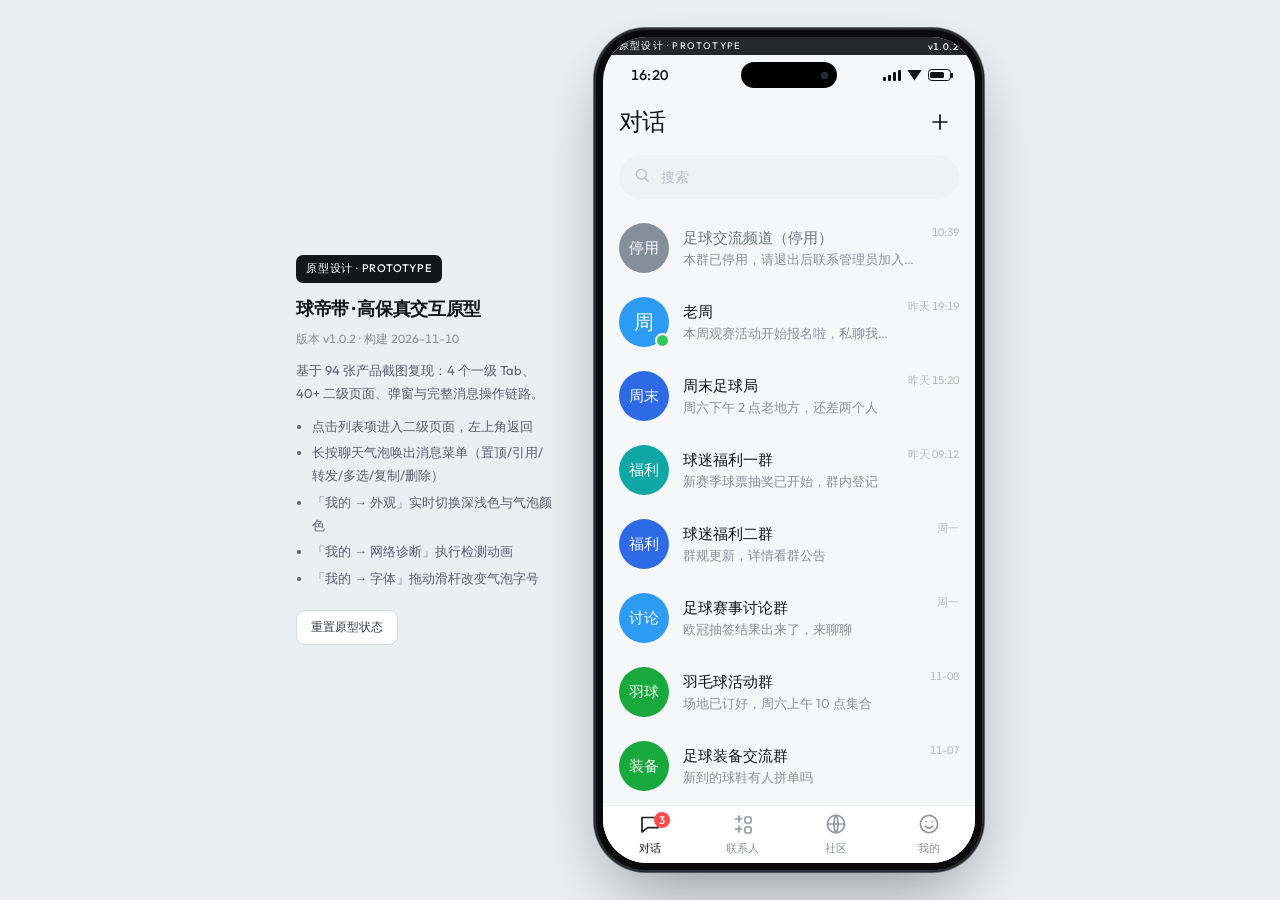
<file: proto.html>
<!doctype html>
<html lang="zh-CN">
<head>
<meta charset="utf-8">
<meta name="viewport" content="width=device-width,initial-scale=1,viewport-fit=cover">
<title>球帝带 · 交互原型 v1.0.2</title>
<link rel="stylesheet" href="_fonts/outfit.css">
<style>
*{box-sizing:border-box;-webkit-tap-highlight-color:transparent}
:root{
  --blue:#3B82F6; --bg:#F6F7F9; --card:#FFFFFF; --text:#101114; --text2:#8A8F99; --text3:#B7BBC3;
  --line:#EFF0F3; --input:#EFF1F5; --red:#FF4D4F; --bubble:#3B82F6; --fs:14px;
  --text-mid:#6E7681;
  --tab-h:58px;
}
body[data-theme="dark"]{
  --bg:#131418; --card:#1C1D22; --text:#F2F3F5; --text2:#8B8F99; --text3:#5A5E68;
  --line:#282A31; --input:#26282F; --card2:#1C1D22;
}
html,body{height:100%}
body{margin:0;align-items:flex-start;justify-content:center;overflow-y:auto;font-family:Outfit,"Noto Sans SC","Helvetica Neue",Helvetica,"PingFang SC","Hiragino Sans GB","Microsoft YaHei","微软雅黑",Arial,sans-serif;
  background:#EBEEF3;display:flex;align-items:center;justify-content:center;color:var(--text);
  -webkit-font-smoothing:antialiased;transition:background .25s}
body[data-theme="dark"]{background:#07080A}
.wrap{display:flex;gap:40px;align-items:center;justify-content:center;margin:auto}

/* ---------- side meta ---------- */
.meta{width:258px;color:#5A6070;font-size:13px;line-height:1.75}
.meta h1{font-size:18px;color:#141519;margin:10px 0 4px;letter-spacing:-.3px}
.meta .ver{font-size:12px;color:#8A8F99;margin-bottom:10px;font-variant-numeric:tabular-nums}
.badge{display:inline-block;background:#141519;color:#fff;border-radius:7px;padding:4px 10px;font-size:11px;letter-spacing:.8px;font-weight:500}
.meta p{margin:0 0 10px}
.meta ul{margin:0;padding-left:16px}
.meta li{margin-bottom:4px}
.meta .reset{margin-top:16px;border:1px solid #D5D9E2;background:#fff;border-radius:9px;padding:8px 14px;font-size:12px;color:#3A3F4C;cursor:pointer;font-family:inherit}
.meta .reset:hover{border-color:#141519;color:#141519}

/* ---------- device ---------- */
.device{width:390px;height:844px;background:#0A0A0C;border-radius:52px;padding:9px;
  box-shadow:0 30px 70px -20px rgba(12,16,32,.45),0 0 0 1px rgba(0,0,0,.55),inset 0 0 0 2px #2A2C33;position:relative;flex:0 0 auto}
.screen{width:100%;height:100%;background:var(--bg);border-radius:44px;overflow:hidden;position:relative;
  display:flex;flex-direction:column;color:var(--text);transition:background .25s,color .25s}

/* prototype ribbon */
.protobar{height:18px;background:#141519;color:#fff;display:flex;align-items:center;justify-content:space-between;
  padding:0 16px;font-size:9.5px;letter-spacing:1.2px;flex:0 0 auto;opacity:.92}
.protobar b{font-weight:500;letter-spacing:.4px;font-variant-numeric:tabular-nums}

/* status bar */
.statusbar{height:40px;flex:0 0 auto;display:flex;align-items:center;justify-content:space-between;padding:0 24px 0 28px;position:relative}
.sb-l{font-size:14px;font-weight:500;font-variant-numeric:tabular-nums;letter-spacing:.2px}
.sb-r{display:flex;align-items:center;gap:6px;color:var(--text)}
.sig{display:flex;align-items:flex-end;gap:2px;height:11px}
.sig i{width:3px;background:currentColor;border-radius:1px}
.sig i:nth-child(1){height:4px}.sig i:nth-child(2){height:6px}.sig i:nth-child(3){height:8.5px}.sig i:nth-child(4){height:11px}
.wifi{width:15px;height:11px;background:currentColor;
  clip-path:polygon(0 0,100% 0,50% 100%);border-radius:1px}
.bat{width:23px;height:11.5px;border:1.3px solid currentColor;border-radius:3.5px;position:relative;padding:1.4px}
.bat i{display:block;height:100%;width:72%;background:currentColor;border-radius:1.5px}
.bat::after{content:'';position:absolute;right:-3.4px;top:3px;width:2px;height:4.5px;background:currentColor;border-radius:0 1px 1px 0}
.island{position:absolute;left:50%;transform:translateX(-50%);top:7px;width:96px;height:26px;background:#000;border-radius:16px;
  display:flex;align-items:center;justify-content:flex-end;padding-right:9px}
.cam{width:7px;height:7px;border-radius:50%;background:#1B2230;box-shadow:inset 0 0 0 1.5px #243044}

/* ---------- stack & pages ---------- */
.screen ::-webkit-scrollbar{width:0;height:0}
.stack .page{isolation:isolate}
.stack{flex:1;min-height:0;position:relative;overflow:hidden}
.page{position:absolute;inset:0;display:flex;flex-direction:column;background:var(--bg);overflow:hidden}
.page.enter{animation:slideIn .28s cubic-bezier(.32,.72,0,1)}
.page.leave{animation:slideOut .22s cubic-bezier(.4,0,1,1) forwards}
@keyframes slideIn{from{transform:translateX(100%)}to{transform:translateX(0)}}
@keyframes slideOut{from{transform:translateX(0)}to{transform:translateX(100%)}}
@keyframes fade{from{opacity:0}to{opacity:1}}
.pbody{flex:1;min-height:0;overflow-y:auto;overflow-x:hidden;padding-bottom:18px;
  overscroll-behavior:contain;-webkit-overflow-scrolling:touch}

/* nav */
.nav{height:46px;flex:0 0 auto;display:flex;align-items:center;padding:0 6px;gap:2px}
.nav .t{flex:1;text-align:center;font-size:18px;font-weight:500;letter-spacing:-.2px}
.nav-btn{width:40px;height:40px;display:grid;place-items:center;border-radius:12px;color:var(--text);cursor:pointer;border:0;background:transparent;padding:0;-webkit-appearance:none;appearance:none;font-size:14px}
.nav-btn:active{background:rgba(140,150,170,.16)}
.nav-act{color:var(--blue);font-size:14px;font-weight:500;padding:0 10px;min-width:56px;text-align:right;cursor:pointer}
.nav-r{min-width:56px;display:flex;justify-content:flex-end;align-items:center;padding-right:6px}
.nav-r .nav-btn{width:36px;height:36px}
input[type=range]{-webkit-appearance:none;height:3px;background:var(--input);border-radius:2px}
input[type=range]::-webkit-slider-thumb{-webkit-appearance:none;width:17px;height:17px;border-radius:50%;background:#fff;border:1.5px solid #C9CDD6;box-shadow:0 1px 3px rgba(0,0,0,.18)}
.nav-act.dim{color:var(--text3)}
.hbig{display:flex;align-items:center;justify-content:space-between;padding:8px 16px 14px}
.hbig h1{font-size:24px;margin:0;font-weight:500;letter-spacing:-.6px}
.hbig .iconbtn{width:38px;height:38px;display:grid;place-items:center;border-radius:12px;cursor:pointer;
  border:0;background:transparent;padding:0;color:var(--text);-webkit-appearance:none;appearance:none;font:inherit}

/* search */
.search{display:flex;align-items:center;gap:8px;margin:0 16px 12px;height:44px;background:var(--input);
  border-radius:22px;padding:0 14px;color:var(--text3);flex:0 0 auto}
.search input{border:0;background:transparent;outline:none;flex:1;font-size:14px;color:var(--text);font-family:inherit}
.search input::placeholder{color:var(--text3)}

/* list group */
.group{background:var(--card);margin:10px 12px;border-radius:14px;overflow:hidden}
.group.flush{margin:10px 0;border-radius:0}
.glabel{font-size:13px;color:var(--text-mid);padding:14px 20px 6px;background:transparent}
.row{display:flex;align-items:center;justify-content:space-between;min-height:56px;padding:0 16px;gap:12px;position:relative;cursor:pointer}
.row.noarrow{cursor:default}
.row:active{background:rgba(140,150,170,.09)}
.row+.row::before{content:'';position:absolute;left:16px;right:0;top:0;height:1px;background:var(--line)}
.row .li-l{display:flex;align-items:center;gap:12px;font-size:16px;min-width:0}
.row .ico{width:22px;height:22px;display:grid;place-items:center;color:var(--text);flex:0 0 auto}
.row .li-t{white-space:nowrap;overflow:hidden;text-overflow:ellipsis}
.row .li-r{display:flex;align-items:center;gap:6px;font-size:14px;color:var(--text2);flex:0 0 auto}
.chev{color:var(--text3);font-size:18px;font-weight:400;margin-left:2px;line-height:1}
.val{font-size:14px;color:var(--text2)}
.val.warn{color:var(--text3)}

/* switch */
.sw{width:50px;height:30px;border-radius:15px;background:#E3E5EA;position:relative;transition:background .2s;flex:0 0 auto;cursor:pointer}
.sw::after{content:'';position:absolute;top:2px;left:2px;width:26px;height:26px;border-radius:50%;background:#fff;
  box-shadow:0 1px 3px rgba(0,0,0,.22);transition:transform .2s}
.sw.on{background:var(--blue)}
.sw.on::after{transform:translateX(20px)}

/* avatar */
.av{width:50px;height:50px;border-radius:50%;display:flex;align-items:center;justify-content:center;
  color:#fff;background:var(--avbg,#2E6AE6);
  font-weight:500;font-size:18px;position:relative;flex:0 0 auto;text-align:center;line-height:1.1}
.av.round{border-radius:50%}
.av.sm{width:36px;height:36px;border-radius:50%;font-size:14px}
.av.lg{width:58px;height:58px;border-radius:50%;font-size:22px}
.av.xs{width:28px;height:28px;border-radius:50%;font-size:12px}
.av .dot{position:absolute;right:-1px;bottom:-1px;width:11px;height:11px;border-radius:50%;background:#34C759;border:2px solid var(--card);box-sizing:content-box}
.av .tiny{font-size:8.5px;font-weight:500;letter-spacing:-.2px}

/* chat list */
.li{display:flex;gap:14px;padding:12px 16px;align-items:center;cursor:pointer;position:relative}
.li:active{background:rgba(140,150,170,.09)}
.li .mid{flex:1;min-width:0}
.li .nm{display:flex;align-items:center;gap:5px;font-size:15px;font-weight:400;white-space:nowrap;overflow:hidden;text-overflow:ellipsis}
.li .nm.gray{color:var(--text-mid)}
.li .pv{font-size:13px;color:var(--text2);margin-top:3px;white-space:nowrap;overflow:hidden;text-overflow:ellipsis}
.li .rt{display:flex;flex-direction:column;align-items:flex-end;gap:6px;flex:0 0 auto;align-self:flex-start;padding-top:2px}
.li .tm{font-size:11px;color:var(--text3);font-variant-numeric:tabular-nums;font-feature-settings:"tnum" 1}
.gicon{color:var(--text3);display:grid;place-items:center}

/* tabbar */
.tabbar{height:var(--tab-h);flex:0 0 auto;display:flex;background:var(--card);border-top:1px solid var(--line);padding-bottom:2px}
.tab{flex:1;display:flex;flex-direction:column;align-items:center;justify-content:center;gap:2px;font-size:11px;color:var(--text2);cursor:pointer;position:relative}
.tab.active{color:var(--text);font-weight:500}
.tab.active .tico{color:var(--text)}
.tab .tico{color:var(--text2);opacity:.92}
.tab .bdg{position:absolute;top:6px;right:calc(50% - 20px);min-width:16px;height:16px;background:var(--red);color:#fff;border-radius:9px;
  font-size:11px;display:grid;place-items:center;padding:0 4px;font-weight:500}

/* chat page */
.chat-h{display:flex;align-items:center;gap:8px;padding:5px 10px 7px;flex:0 0 auto}
.chat-h .mid{flex:1;min-width:0;text-align:center}
.chat-h .nm{font-size:15px;font-weight:500;white-space:nowrap;overflow:hidden;text-overflow:ellipsis}
.chat-h .sub{font-size:11px;color:var(--text2);font-weight:400;margin-left:6px}
.noticebar{display:flex;align-items:center;gap:8px;padding:9px 14px;background:rgba(59,130,246,.08);font-size:12px;color:var(--text2);flex:0 0 auto}
.noticebar .close{margin-left:auto;color:var(--text3);display:grid;place-items:center}
.msgs{flex:1;min-height:0;overflow-y:auto;padding:10px 0 14px;background-attachment:local}

.msg{display:flex;gap:8px;padding:8px 12px;align-items:flex-start;position:relative}
.msg.me{flex-direction:row-reverse;padding-left:12px}
.msg .bub{max-width:72%;padding:10px 13px;border-radius:16px;background:var(--card);font-size:var(--fs);line-height:1.4;
  word-break:break-word;white-space:pre-wrap;box-shadow:0 1px 1px rgba(16,20,32,.03)}
.msg.me .bub{background:var(--bubble);color:#fff}
.msg .tm{font-size:11px;color:var(--text3);align-self:flex-end;padding-bottom:3px;margin:0 2px}
.msg .box{display:none}
.msg.sel-mode .box{display:grid;width:22px;height:22px;border-radius:50%;border:1.5px solid #C7CBD3;background:var(--card);flex:0 0 auto;align-self:center;
  place-items:center;opacity:0;transform:scale(.6);transition:.15s;margin-top:16px}
.msg.sel-mode.picked .box{opacity:1;transform:scale(1)}
.msg.sel-mode.picked .box{background:var(--blue);border-color:var(--blue);color:#fff}
.msg .box svg{width:13px;height:13px;opacity:0}
.msg.picked .box svg{opacity:1}
.msg.sel-mode .box{opacity:1;transform:scale(1)}
.msg.sel-mode.me{flex-direction:row}

.poster{width:172px;border-radius:10px;overflow:hidden;background:linear-gradient(150deg,#5FE0A8,#22B573 55%,#0E8C57);padding:10px;color:#0B3B26;white-space:normal}
.poster *{white-space:normal}
.bub>div{white-space:normal}
.poster .pt{font-size:18px;font-weight:500;letter-spacing:-.5px;line-height:1.05;color:#0E5C36}
.poster .red{color:#E02B1D}
.poster .prow{display:flex;justify-content:space-between;font-size:8px;border-bottom:1px solid rgba(0,0,0,.15);padding:2.5px 0}
.poster .badge2{display:inline-block;background:#F5D33C;color:#5A3B00;font-size:8px;padding:2px 6px;border-radius:9px;font-weight:500;margin:6px 0 4px}
.poster .ball{float:right;font-size:26px;margin-top:-4px}

.inputbar{flex:0 0 auto;display:flex;align-items:center;gap:8px;padding:8px 12px;border-top:1px solid var(--line);background:var(--bg)}
.inputbar .ic{width:32px;height:32px;display:grid;place-items:center;color:var(--text);flex:0 0 auto;cursor:pointer}
.inputbar .field{flex:1;height:38px;border-radius:19px;background:var(--input);border:0;outline:none;padding:0 12px;font-size:14px;font-family:inherit;color:var(--text)}
.inputbar .field::placeholder{color:var(--text3)}
.muted-bar{flex:0 0 auto;display:flex;align-items:center;justify-content:center;gap:6px;padding:13px;margin:8px 12px 12px;
  background:var(--card);border-radius:10px;color:var(--text3);font-size:14px}

.panels{flex:0 0 auto;background:var(--card);border-top:1px solid var(--line);display:none}
.panels.show{display:block}
.plus-grid{display:grid;grid-template-columns:repeat(4,1fr);gap:8px;padding:18px 14px 22px}
.plus-item{display:flex;flex-direction:column;align-items:center;gap:8px;font-size:11px;color:var(--text2);cursor:pointer}
.plus-item .sq{width:58px;height:58px;border-radius:14px;background:var(--input);display:grid;place-items:center;color:var(--text)}
.emoji-tabs{display:flex;gap:14px;align-items:center;padding:10px 14px 4px;color:var(--text3);border-bottom:1px solid var(--line)}
.emoji-tabs .e{width:22px;height:22px;display:grid;place-items:center}
.emoji-tabs .e.on{color:var(--text);border-bottom:2px solid var(--blue);padding-bottom:6px;margin-bottom:-5px}
.emoji-grid{display:grid;grid-template-columns:repeat(8,1fr);gap:6px;padding:12px 14px 20px;max-height:190px;overflow-y:auto}
.emoji-grid span{font-size:23px;text-align:center;cursor:pointer;line-height:1.3}
.quote-bar{display:flex;align-items:center;gap:8px;margin:6px 12px 0;padding:8px 10px;background:var(--input);border-radius:8px;font-size:12px;color:var(--text2)}
.quote-bar .qt{flex:1;min-width:0;overflow:hidden;text-overflow:ellipsis;white-space:nowrap;border-left:2px solid var(--blue);padding-left:8px}
.quote-bar .x{color:var(--text3);cursor:pointer}

/* ---------- iOS 软键盘 ---------- */
.kbd{flex:0 0 auto;display:none;background:#D1D4DB;padding:7px 3px 10px;
  user-select:none;-webkit-user-select:none;-webkit-tap-highlight-color:transparent}
.kbd.show{display:block}
.kbd.anim{animation:kbdUp .24s cubic-bezier(.32,.72,0,1) both}
@keyframes kbdUp{from{transform:translateY(100%)}to{transform:translateY(0)}}
.kbd-bar{display:flex;align-items:center;padding:0 5px 7px;font-size:16px;color:#101114;height:30px}
.kbd-bar .cand{flex:1;display:flex;justify-content:space-around;align-items:center}
.kbd-bar .cand span{padding:3px 12px;cursor:pointer;border-radius:5px;line-height:1.2}
.kbd-bar .cand span:active{background:rgba(0,0,0,.09)}
.kbd-bar .kico{min-width:40px;height:26px;display:grid;place-items:center;color:#4A4E57;cursor:pointer;font-size:13px}
.krow{display:flex;gap:6px;padding:0 0 7px}
.krow:last-child{padding-bottom:0}
.krow .gap{flex:.5}
.k{flex:1;height:42px;border-radius:5px;background:#FFFFFF;color:#101114;display:grid;place-items:center;
  font-size:22px;line-height:1;cursor:pointer;box-shadow:0 1px 0 rgba(0,0,0,.28);transition:background .06s}
.k:active{background:#BFC4CC}
.k.fn{background:#ADB3BE;font-size:14px}
.k.fn:active{background:#9AA1AD}
.k.wide{flex:1.5}
.k.sp{flex:4.2;font-size:14px}
.k.ret{flex:1.6;background:#ADB3BE;font-size:14px;font-weight:500}
.k.shift-on{box-shadow:inset 0 0 0 1px #7C828C,0 1px 0 rgba(0,0,0,.28)}
body[data-theme="dark"] .kbd{background:#232427}
body[data-theme="dark"] .k{background:#6B6B70;color:#FFFFFF;box-shadow:0 1px 0 rgba(0,0,0,.65)}
body[data-theme="dark"] .k:active{background:#8A8A90}
body[data-theme="dark"] .k.fn,body[data-theme="dark"] .k.ret{background:#3D3D42;color:#FFFFFF}
body[data-theme="dark"] .k.fn:active,body[data-theme="dark"] .k.ret:active{background:#505055}
body[data-theme="dark"] .kbd-bar{color:#E8E9EC}
body[data-theme="dark"] .kbd-bar .kico{color:#B9BBC2}

/* community */
.chans{display:flex;justify-content:center;gap:34px;padding:6px 0 16px}
.chan{display:flex;flex-direction:column;align-items:center;gap:8px;font-size:13px;color:var(--text2);cursor:pointer}
.chan .av{width:62px;height:62px;border-radius:50%;font-size:16px;border:1px solid rgba(140,150,170,.18)}
.signin{display:flex;align-items:center;gap:8px;margin:0 12px 12px;padding:11px 13px;background:var(--card);border-radius:12px;font-size:13px;color:var(--text);cursor:pointer}
.signin .tag{background:#FFF1E6;color:#E2761B;font-size:11px;padding:2px 6px;border-radius:5px;font-weight:500}
.feed{margin:0 12px 12px;background:var(--card);border-radius:14px;overflow:hidden;cursor:pointer}
.cover{height:190px;position:relative;display:flex;align-items:center;justify-content:center;color:#fff;overflow:hidden}
.cover .big{font-size:24px;font-weight:500;line-height:1.1;letter-spacing:-.8px}
.cover .sub2{font-size:11px;opacity:.92;margin-top:6px}
.feed .ft{padding:12px 13px 14px}
.feed .ft .h{font-size:16px;font-weight:500;line-height:1.4}
.feed .ft .meta{display:flex;align-items:center;gap:8px;margin-top:9px;font-size:12px;color:var(--text2)}
.art{padding:0 0 20px}
.art .h1{font-size:18px;font-weight:500;line-height:1.4;padding:14px 16px 6px}
.art .am{display:flex;align-items:center;gap:8px;padding:4px 16px 12px;font-size:12px;color:var(--text2)}
.art .am .n{color:var(--text);font-weight:500}
.art .body{padding:0 16px;font-size:14px;line-height:1.85;color:var(--text)}
.art .body p{margin:0 0 14px}
.art .body .em{color:#E02B1D}
.cta{display:block;margin:18px 16px 0;height:50px;border-radius:26px;border:1.5px solid var(--text);background:transparent;
  color:var(--text);font-size:16px;font-weight:500;width:calc(100% - 32px);font-family:inherit;cursor:pointer}
.cta:active{background:rgba(140,150,170,.12)}

/* mine */
.profile-hd{background:linear-gradient(160deg,#1B1C22,#0E0F13);color:#fff;padding:14px 20px 26px;display:flex;align-items:center;gap:14px;position:relative;overflow:hidden}
.profile-hd::after{content:'';position:absolute;right:-30px;top:-40px;width:180px;height:180px;border-radius:50%;border:1px solid rgba(255,255,255,.06)}
.profile-hd .av{width:58px;height:58px;color:#fff;background:#2E6AE6;border-radius:50%;font-size:22px}
.profile-hd .nm{font-size:18px;font-weight:500}
.profile-hd .id{font-size:12px;opacity:.62;margin-top:5px;display:flex;align-items:center;gap:6px}
.profile-hd .qr-btn{position:absolute;right:18px;top:24px;opacity:.85;cursor:pointer}
.sigline{color:rgba(255,255,255,.5);font-size:12px;padding:0 20px 26px;background:linear-gradient(180deg,#121317,#101114);margin-top:-1px}
.sigline span{opacity:.8}

/* empty */
.empty{display:flex;flex-direction:column;align-items:center;justify-content:center;padding:70px 30px;color:var(--text2);font-size:13px;gap:16px}
.box-ill{width:104px;height:84px;position:relative}
.box-ill .b1{position:absolute;left:10px;bottom:0;width:56px;height:40px;background:#7FA8E8;border-radius:4px;transform:skewY(-4deg)}
.box-ill .b2{position:absolute;right:8px;bottom:0;width:38px;height:34px;background:#C6DAF6;border-radius:4px}
.box-ill .lid{position:absolute;left:8px;top:14px;width:46px;height:12px;background:#5B8DEF;border-radius:3px;transform:rotate(-18deg)}
.box-ill .star{position:absolute;right:12px;top:2px;font-size:14px;color:#F5C542}
.empty .t2{font-size:12px;color:var(--text3)}

/* forms */
.form{padding:8px 16px}
.fieldset{margin-bottom:18px}
.fieldset label{display:block;font-size:14px;font-weight:500;margin-bottom:10px}
.input{width:100%;height:46px;border-radius:10px;background:var(--input);border:0;outline:none;padding:0 13px;font-size:14px;color:var(--text);font-family:inherit}
.input::placeholder{color:var(--text3)}
.hint{font-size:12px;color:var(--text3);margin-top:9px;line-height:1.5}
.btn{height:48px;border-radius:10px;border:0;width:100%;font-size:16px;font-weight:500;font-family:inherit;cursor:pointer}
.btn.primary{background:var(--blue);color:#fff}
.btn.dark{background:#141519;color:#fff}
.btn.ghost{background:var(--input);color:var(--text2)}
.btn.disabled{background:var(--input);color:var(--text3)}
.btn.red{color:var(--red);background:transparent}
.btn-row{display:flex;gap:10px;margin-top:auto;padding:16px}

/* appearance */
.preview{margin:12px 16px;border-radius:14px;background:var(--card);padding:12px;position:relative;overflow:hidden}
.pv-bg{position:absolute;inset:0;background-size:cover;opacity:.5}
.pv-inner{position:relative}
.pv-msg{display:flex;gap:8px;margin-bottom:9px;align-items:flex-start}
.pv-msg .b{max-width:74%;padding:9px 12px;border-radius:11px;background:var(--bg);font-size:13px;line-height:1.5}
.pv-msg.me{flex-direction:row-reverse}
.pv-msg.me .b{background:var(--bubble);color:#fff}
.pv-input{display:flex;align-items:center;gap:8px;margin-top:4px;padding:7px 10px;border-radius:9px;background:var(--input);color:var(--text3);font-size:12px}
.seg{display:flex;background:var(--input);border-radius:18px;padding:3px;gap:2px}
.seg .s{flex:1;height:33px;border-radius:15px;display:grid;place-items:center;font-size:12px;color:var(--text2);cursor:pointer}
.seg .s.on{background:var(--blue);color:#fff}
.swatches{display:flex;gap:12px;overflow-x:auto;padding:4px 16px 8px;margin:0 -16px}
.sw-dot{width:36px;height:36px;border-radius:50%;flex:0 0 auto;cursor:pointer;position:relative;border:2px solid transparent;background-clip:padding-box}
.sw-dot.on{box-shadow:0 0 0 2px var(--card),0 0 0 3.5px var(--blue)}
.bgs{display:grid;grid-template-columns:repeat(3,1fr);gap:10px;padding:4px 0}
.bgitem{height:76px;border-radius:10px;border:2px solid transparent;cursor:pointer;background-size:cover;position:relative;overflow:hidden}
.bgitem.on{border-color:var(--blue)}
.bg1{background-image:radial-gradient(circle at 30% 30%,#fff 1px,transparent 1px),radial-gradient(circle at 70% 60%,#fff 1px,transparent 1px);background-color:#F1F3F7;background-size:22px 22px}
.bg2{background-image:radial-gradient(circle at 30% 30%,#fff 1px,transparent 1px),radial-gradient(circle at 70% 60%,#fff 1px,transparent 1px);background-color:#EFF3FA;background-size:16px 16px}
.bg3{background:linear-gradient(140deg,#B08272,#8E6255);position:relative}
.bg3::after{content:'⚽ 🎾 🏀';position:absolute;inset:0;display:grid;place-items:center;font-size:16px;letter-spacing:6px;opacity:.8}

/* storage */
.usage{margin:12px 16px;background:var(--card);border-radius:14px;padding:14px}
.usage .top{display:flex;justify-content:space-between;font-size:13px;color:var(--text2);margin-bottom:10px}
.bar{height:7px;border-radius:4px;background:var(--input);display:flex;overflow:hidden}
.bar i{height:100%;display:block}
.legend{display:flex;gap:14px;font-size:11px;color:var(--text2);margin-top:10px;flex-wrap:wrap}
.legend b{display:inline-block;width:6px;height:6px;border-radius:50%;margin-right:4px}
.cleans{display:grid;grid-template-columns:repeat(3,1fr);gap:10px;margin:0 16px}
.clean{background:var(--card);border-radius:13px;padding:14px 8px;text-align:center;cursor:pointer}
.clean .n{font-size:13px;font-weight:500;margin-top:8px}
.clean .s{font-size:11px;color:var(--text3);margin-top:3px}

/* gauges */
.gauges{display:grid;grid-template-columns:repeat(3,1fr);gap:10px;margin:10px 16px}
.gauge{background:var(--card);border-radius:13px;padding:14px 6px;text-align:center}
.ring{width:74px;height:74px;border-radius:50%;margin:0 auto 8px;display:grid;place-items:center;position:relative;
  background:conic-gradient(var(--blue) 0 40%,var(--input) 40% 100%)}
.ring::after{content:'';position:absolute;inset:7px;border-radius:50%;background:var(--card)}
.ring b{position:relative;z-index:1;font-size:18px;font-weight:500}
.ring b i{font-size:9px;font-style:normal;font-weight:400;color:var(--text2);margin-left:1px}
.gauge .gl{font-size:11px;color:var(--text2)}
.latency{display:flex;gap:10px;margin:0 16px 12px;background:var(--card);border-radius:13px;padding:14px 12px;align-items:flex-end;justify-content:space-between}
.lat{display:flex;flex-direction:column;align-items:center;gap:4px;flex:1}
.lat svg{width:34px;height:22px}
.lat .v{font-size:11px;color:#22C55E}
.lat .v.bad{color:var(--red)}
.lines{display:grid;grid-template-columns:1fr 1fr;gap:9px}
.line{background:var(--card);border-radius:11px;padding:12px 11px;display:flex;align-items:center;justify-content:space-between;font-size:13px;cursor:pointer}
.line.on{box-shadow:inset 0 0 0 1.5px var(--blue)}
.line .ms{font-size:11px;color:#22C55E}

/* devices */
.dev-item{padding:14px 16px;cursor:pointer;position:relative}
.dev-item+.dev-item::before{content:'';position:absolute;left:16px;right:0;top:0;height:1px;background:var(--line)}
.dev-item .n{font-size:16px;font-weight:500;display:flex;align-items:center;gap:8px}
.dev-item .d{font-size:12px;color:var(--text2);margin-top:6px;font-variant-numeric:tabular-nums;word-break:break-all}
.pill{background:#141519;color:#fff;font-size:11px;padding:2px 7px;border-radius:5px;font-weight:500}
body[data-theme="dark"] .pill{background:#3A3D46}
.log{padding:14px 16px;display:flex;gap:12px}
.log .ic{width:40px;height:40px;border-radius:50%;border:1px solid var(--line);display:grid;place-items:center;color:var(--text2)}
.log .n{font-size:14px;font-weight:500}
.log .l{font-size:12px;color:var(--text2);margin-top:6px;line-height:1.7}

/* unlock cards */
.unlocks{display:flex;gap:14px;padding:24px 20px}
.ul{flex:1;cursor:pointer}
.ul .card{height:190px;border-radius:16px;background:linear-gradient(160deg,#1E1F26,#111216);display:grid;place-items:center;color:#fff;position:relative;overflow:hidden}
.ul .card::after{content:'';position:absolute;inset:0;background:radial-gradient(circle at 70% 20%,rgba(255,255,255,.06),transparent 60%)}
.ul .lb{text-align:center;font-size:13px;margin-top:12px;color:var(--text)}
.ul .rd{width:19px;height:19px;border-radius:50%;border:1.5px solid #C7CBD3;margin:9px auto 0;display:grid;place-items:center}
.ul.on .rd{background:var(--blue);border-color:var(--blue)}
.ul.on .rd::after{content:'';width:7px;height:7px;border-radius:50%;background:#fff}

/* mask */
.mask-row{display:flex;align-items:center;justify-content:space-between;padding:0 16px;min-height:56px;cursor:pointer}
.mask-row .av{width:38px;height:38px;border-radius:50%}

/* members */
.mem{display:flex;align-items:center;gap:12px;padding:11px 16px;cursor:pointer}
.mem .nm{font-size:14px;display:flex;align-items:center;gap:6px;flex-wrap:wrap}
.mem .nm .adm{background:#EAF1FE;color:#2F6FE0;font-size:11px;padding:1.5px 6px;border-radius:4px;font-weight:500}
.mem .nm .ow{background:#FCF0DC;color:#B4771A;font-size:11px;padding:1.5px 6px;border-radius:4px;font-weight:500}
body[data-theme="dark"] .mem .nm .adm{background:#1D2B44}
body[data-theme="dark"] .mem .nm .ow{background:#33280F}

/* qr */
.qr-wrap{display:flex;flex-direction:column;align-items:center;padding:18px 0 8px}
.qr{width:200px;height:200px;border-radius:12px;background:#fff;padding:8px;display:grid;grid-template-columns:repeat(21,1fr);gap:1px}
.qr i{background:#fff;border-radius:1px}
.qr i.b{background:#4B7FD6}
.qr-acts{display:flex;justify-content:space-around;padding:18px 30px 10px;border-top:1px solid var(--line);margin-top:16px}
.qr-act{display:flex;flex-direction:column;align-items:center;gap:7px;font-size:12px;color:var(--text);cursor:pointer}

/* overlays */
.mask-bg{position:absolute;inset:0;background:rgba(0,0,0,.42);z-index:60;display:flex;animation:fade .16s}
.dialog{width:268px;background:var(--card);border-radius:15px;overflow:hidden;margin:auto;text-align:center;animation:pop .2s}
@keyframes pop{from{transform:scale(.94);opacity:0}to{transform:scale(1);opacity:1}}
.dialog .dt{font-size:16px;font-weight:500;padding:22px 20px 0}
.dialog .dm{font-size:13px;color:var(--text2);line-height:1.55;padding:10px 22px 20px}
.dialog .da{display:flex;flex-direction:column;border-top:1px solid var(--line)}
.dialog .da button{height:49px;border:0;background:transparent;font-size:16px;color:var(--blue);font-family:inherit;cursor:pointer}
.dialog .da button+button{border-top:1px solid var(--line)}
.dialog .da button.cancel{color:var(--text);font-weight:500}
.dialog .da button.danger{color:var(--red)}
.dialog .da.horiz{flex-direction:row}
.dialog .da.horiz button{flex:1}
.dialog .da.horiz button+button{border-top:0;border-left:1px solid var(--line)}

.sheet{position:absolute;left:8px;right:8px;bottom:8px;z-index:61;animation:slideUp .22s cubic-bezier(.32,.72,0,1)}
@keyframes slideUp{from{transform:translateY(105%)}to{transform:translateY(0)}}
.sheet .sg{background:var(--card);border-radius:14px;overflow:hidden;margin-bottom:8px}
.sheet button{display:block;width:100%;height:56px;border:0;background:transparent;font-size:16px;color:var(--text);font-family:inherit;cursor:pointer;border-bottom:1px solid var(--line)}
.sheet button:last-child{border-bottom:0}
.sheet button.cancel{font-weight:500;background:var(--card);border-radius:14px;height:54px}
/* 日期滚轮选择器 */
.picker{position:absolute;left:0;right:0;bottom:0;z-index:61;background:var(--card);border-radius:16px 16px 0 0;animation:slideUp .22s cubic-bezier(.32,.72,0,1)}
.picker .ptop{display:flex;justify-content:space-between;align-items:center;padding:14px 18px;font-size:16px}
.picker .ptop span{cursor:pointer}
.wheels{display:flex;gap:8px;padding:0 16px 24px;position:relative}
.wcol{flex:1;height:200px;overflow-y:auto;scroll-snap-type:y mandatory;text-align:center;scrollbar-width:none;padding:78px 0}
.wcol::-webkit-scrollbar{display:none}
.witem{height:44px;line-height:44px;font-size:18px;scroll-snap-align:center;color:var(--text3);white-space:nowrap;position:relative}
.witem.sel{color:var(--text);font-weight:500}
.wheel-mid{position:absolute;left:16px;right:16px;top:100px;height:44px;transform:translateY(-50%);background:rgba(180,190,208,.32);border-radius:8px;pointer-events:none}
.sheet button .sm{display:block;font-size:11px;color:var(--text3);margin-top:2px}
.sheet .st{font-size:12px;color:var(--text2);text-align:center;padding:12px 0 14px;background:var(--card);border-bottom:1px solid var(--line)}

/* toast */
.toast{position:absolute;left:50%;bottom:96px;transform:translateX(-50%);background:rgba(20,22,28,.9);color:#fff;
  font-size:13px;padding:10px 16px;border-radius:10px;z-index:90;max-width:80%;text-align:center;animation:fade .18s}

/* long press menu */
.lmenu{position:absolute;background:var(--card);border-radius:12px;box-shadow:0 12px 36px rgba(10,14,24,.22);
  z-index:70;width:148px;overflow:hidden;animation:pop .14s;padding:2px 0}
.lmenu .mi{display:flex;align-items:center;justify-content:space-between;padding:11px 14px;font-size:14px;color:var(--text);cursor:pointer}
.lmenu .mi:active{background:rgba(140,150,170,.12)}
.lmenu .mi svg{color:var(--text2)}

/* popover */
.pop{position:absolute;right:12px;top:96px;width:150px;background:var(--card);border-radius:13px;z-index:65;
  box-shadow:0 14px 40px rgba(10,14,24,.2);overflow:hidden;animation:pop .16s}
.pop .pi{display:flex;align-items:center;gap:10px;padding:14px 16px;font-size:14px;cursor:pointer}
.pop .pi:active{background:rgba(140,150,170,.12)}
.pop::before{content:'';position:absolute;right:20px;top:-6px;width:12px;height:12px;background:var(--card);transform:rotate(45deg);border-radius:2px}

/* index bar */
.idx{position:absolute;right:3px;top:150px;bottom:70px;display:flex;flex-direction:column;justify-content:center;gap:0;
  font-size:11px;color:var(--text2);width:16px;text-align:center;z-index:5}
.idx span{line-height:1.45}

.fadein{animation:fade .2s}
@media (max-width:900px){
  .wrap{gap:0}
  .meta{display:none}
  .device{width:100vw;height:100dvh;border-radius:0;padding:0;box-shadow:none}
  .screen{border-radius:0}
}
/* 被 index.html 框架页以 iframe 载入时：视口高度不足则整页可滚动，机身不被裁切 */
html.is-embedded body{padding:28px 0}
html.is-embedded body::-webkit-scrollbar{width:0}
</style>
<script>
/* 嵌入态标记：去掉框架页与自身重复的上下留白计算 */
if(window.self!==window.top)document.documentElement.classList.add('is-embedded');
</script>
</head>
<body data-theme="light">
<div class="wrap">
  <aside class="meta">
    <div class="badge">原型设计 · PROTOTYPE</div>
    <h1>球帝带 · 高保真交互原型</h1>
    <div class="ver">版本 v1.0.2 · 构建 2026-11-10</div>
    <p>基于 94 张产品截图复现：4 个一级 Tab、40+ 二级页面、弹窗与完整消息操作链路。</p>
    <ul>
      <li>点击列表项进入二级页面，左上角返回</li>
      <li>长按聊天气泡唤出消息菜单（置顶/引用/转发/多选/复制/删除）</li>
      <li>「我的 → 外观」实时切换深浅色与气泡颜色</li>
      <li>「我的 → 网络诊断」执行检测动画</li>
      <li>「我的 → 字体」拖动滑杆改变气泡字号</li>
    </ul>
    <button class="reset" onclick="resetAll()">重置原型状态</button>
  </aside>
  <div class="device">
    <div class="screen" id="screen">
      <div class="protobar"><span>原型设计 · PROTOTYPE</span><b>v1.0.2</b></div>
      <div class="statusbar">
        <div class="sb-l" id="clock">15:51</div>
        <div class="island"><i class="cam"></i></div>
        <div class="sb-r">
          <span class="sig"><i></i><i></i><i></i><i></i></span>
          <span class="wifi"></span>
          <span class="bat"><i></i></span>
        </div>
      </div>
      <div class="stack" id="stack"></div>
    </div>
  </div>
</div>

<script>
/* =========================================================
   球帝带 交互原型  v1.0.2
   ========================================================= */
const V = 'v1.0.2';
const screenEl = document.getElementById('screen');
const stackEl  = document.getElementById('stack');

const S = {
  theme:'auto', bubble:'#3B82F6', bg:0, pure:false, font:14, lang:'跟随系统',
  unlock:'none', chatBg:'default',
  sw:{dnd:false,snd:true,vib:true,read:true,ephemeral:false,block:false,pinChat:false,pinGroup:false,muteGroup:false,keep7:false},
  chatState:{}, // id -> 'normal' | 'exited' | 'muted'
  multi:false, picked:new Set(), forwardMulti:false, forwardPicked:new Set(),
  emojiTab:0, quote:null, curChat:null, netDone:false, lines:3,
  kbd:{open:false, layer:'abc', shift:false}, draft:'', caret:0,
  tagGroups:[{id:'t1', name:'11', members:[]}], tagSel:new Set(),
  avtab:0, applytab:0, avatarEmoji:'🙂'
};

/* ---------- icons ---------- */
const P = {
  back:'<path d="M15 5l-7 7 7 7"/>',
  plus:'<path d="M12 5v14M5 12h14"/>',
  search:'<circle cx="11" cy="11" r="6.5"/><path d="M20 20l-4.6-4.6"/>',
  more:'<circle cx="5" cy="12" r="1.4" fill="currentColor" stroke="none"/><circle cx="12" cy="12" r="1.4" fill="currentColor" stroke="none"/><circle cx="19" cy="12" r="1.4" fill="currentColor" stroke="none"/>',
  bell:'<path d="M6 9a6 6 0 1112 0c0 4.5 1.8 5.6 1.8 5.6H4.2S6 13.5 6 9"/><path d="M10 18.5a2 2 0 004 0"/>',
  shield:'<path d="M12 3l7.2 3v6c0 4.1-3 7.2-7.2 9-4.2-1.8-7.2-4.9-7.2-9V6z"/>',
  db:'<ellipse cx="12" cy="6" rx="7" ry="2.8"/><path d="M5 6v12c0 1.6 3.1 2.8 7 2.8s7-1.2 7-2.8V6"/><path d="M5 12c0 1.6 3.1 2.8 7 2.8s7-1.2 7-2.8"/>',
  globe:'<circle cx="12" cy="12" r="8.6"/><path d="M3.4 12h17.2M12 3.4c2.6 3 2.6 14.2 0 17.2M12 3.4c-2.6 3-2.6 14.2 0 17.2"/>',
  tee:'<path d="M8.5 4L12 6l3.5-2 4 3.2-2.2 4-1.8-1V20H8.5V10.2l-1.8 1-2.2-4z"/>',
  type:'<path d="M6 6.5h12M12 6.5V19"/><path d="M4 19h16" opacity=".35"/>',
  net:'<path d="M4 19l4.5-4.5M9.5 19L14 11M15 19l4.5-8"/>',
  info:'<circle cx="12" cy="12" r="8.6"/><path d="M12 11v5.2M12 8h.01"/>',
  mic:'<rect x="9" y="3" width="6" height="10.5" rx="3"/><path d="M5.5 11a6.5 6.5 0 0013 0M12 17.5V21"/>',
  smile:'<circle cx="12" cy="12" r="8.6"/><path d="M8.4 14.2s1.3 1.9 3.6 1.9 3.6-1.9 3.6-1.9M9 9.5h.01M15 9.5h.01"/>',
  camera:'<rect x="3" y="7" width="18" height="13" rx="3"/><circle cx="12" cy="13.2" r="3.6"/><path d="M9 7l1-2h4l1 2"/>',
  image:'<rect x="3" y="5" width="18" height="14" rx="3"/><circle cx="8.6" cy="10" r="1.4"/><path d="M4.5 17.5l5-5 4 4 3-2.2 3 3.2"/>',
  folder:'<path d="M3 7.2h6.2l1.8 2H21v8.6a2 2 0 01-2 2H5a2 2 0 01-2-2z"/>',
  phone:'<path d="M5.2 4h3.6l1.8 4.6-2.6 1.7a12.4 12.4 0 006 6l1.7-2.6L20 15.2v3.6a2 2 0 01-2.2 2A17.6 17.6 0 013.2 6.2 2 2 0 015.2 4z"/>',
  check:'<path d="M5 12.8l4.4 4.4L19 6.8"/>',
  trash:'<path d="M4.5 7h15M9.5 7V4.8h5V7M6.8 7l.9 12.2h8.6L17.2 7"/>',
  share:'<path d="M4 12.6l15.6-8-6.2 15.4-2.6-6.2z"/>',
  quote:'<path d="M9.5 7.5H5v4.8h4.5c0 2.6-1 4-2.8 4.6M19.5 7.5H15v4.8h4.5c0 2.6-1 4-2.8 4.6"/>',
  pin:'<path d="M9.4 4h5.2l-.9 5.6 2.9 2.9H7.4l2.9-2.9z"/><path d="M12 12.5V20"/>',
  copy:'<rect x="9" y="9" width="10.5" height="10.5" rx="2.2"/><path d="M5.5 15.5V6.2A2 2 0 017.7 4h8.3"/>',
  close:'<path d="M6.3 6.3l11.4 11.4M17.7 6.3L6.3 17.7"/>',
  scan:'<path d="M4 8.5V5.2A1.2 1.2 0 015.2 4H8.5M20 8.5V5.2A1.2 1.2 0 0018.8 4H15.5M4 15.5v3.3A1.2 1.2 0 005.2 20H8.5M20 15.5v3.3A1.2 1.2 0 0118.8 20H15.5M4 12h16"/>',
  adduser:'<circle cx="10" cy="8" r="3.6"/><path d="M3.8 20c0-3.2 2.8-5.2 6.2-5.2s6.2 2 6.2 5.2"/><path d="M18.5 8v5.5M15.8 10.7h5.4"/>',
  chat:'<path d="M4 5.5h16v10.2H9.6L4 20z"/>',
  grid:'<rect x="4" y="4" width="6.4" height="6.4" rx="1.6"/><rect x="13.6" y="4" width="6.4" height="6.4" rx="1.6"/><rect x="4" y="13.6" width="6.4" height="6.4" rx="1.6"/><rect x="13.6" y="13.6" width="6.4" height="6.4" rx="1.6"/>',
  qr:'<rect x="4" y="4" width="5.6" height="5.6" rx="1.2"/><rect x="14.4" y="4" width="5.6" height="5.6" rx="1.2"/><rect x="4" y="14.4" width="5.6" height="5.6" rx="1.2"/><path d="M14.4 14.4h2.4v2.4M19.4 19.4v.8M14.4 20h2"/>',
  tag:'<path d="M4 4h8l8 8-8 8-8-8z"/><circle cx="9" cy="9" r="1.4"/>',
  users:'<path d="M4.5 7h6M8 4v6M4.5 17h6M8 14v6"/><rect x="14" y="5" width="6" height="6" rx="1.5"/><rect x="14" y="15" width="6" height="6" rx="1.5"/>',
  clock:'<circle cx="12" cy="12" r="8.6"/><path d="M12 7.4V12l3.4 2"/>',
  eye:'<path d="M2.5 12s3.6-6 9.5-6 9.5 6 9.5 6-3.6 6-9.5 6-9.5-6-9.5-6z"/><circle cx="12" cy="12" r="2.4"/>',
  lock:'<rect x="5" y="10.5" width="14" height="9.5" rx="2.4"/><path d="M8.4 10.5V8a3.6 3.6 0 017.2 0v2.5"/>',
  graph:'<path d="M4 19V5M4 19h16"/><path d="M7.5 15l3-4 3 2.6 4.5-6"/>',
  wifi:'<path d="M4 8.6a13 13 0 0116 0M7 12a8.5 8.5 0 0110 0M10 15.3a3.6 3.6 0 014 0"/><circle cx="12" cy="18.6" r=".8" fill="currentColor"/>',
  star:'<path d="M12 4l2.3 5 5.4.6-4 3.7 1.1 5.3L12 16l-4.8 2.6 1.1-5.3-4-3.7 5.4-.6z"/>'
};
const ic = (n,s=22,sw=1.7)=>`<svg viewBox="0 0 24 24" width="${s}" height="${s}" fill="none" stroke="currentColor" stroke-width="${sw}" stroke-linecap="round" stroke-linejoin="round">${P[n]||''}</svg>`;

/* ---------- helpers ---------- */
const esc = s => String(s).replace(/&/g,'&amp;').replace(/</g,'&lt;').replace(/>/g,'&gt;');
const AVCOL = ['#2E6AE6','#2B9BF4','#0FA6A6','#17A93B','#7CB305','#E8830C','#D9A400','#86909C'];
function av(name, opt={}){
  const ch = opt.t || (name||'').slice(0,1);
  const bg = opt.c || AVCOL[(name||'x').charCodeAt(0)%AVCOL.length];
  const cls = ['av', opt.round?'round':'', opt.size||''].join(' ');
  const n = (ch||'').length;
  const base = opt.size === 'xs' ? 12 : (opt.size === 'sm' ? 15 : 20);
  const fs = n <= 1 ? `font-size:${base}px`
    : (n === 2 ? `font-size:${Math.round(base*0.75)}px`
    : `font-size:${Math.round(base*0.6)}px;line-height:1.2`);
  const html = opt.html || esc(ch).replace(/\n/g,'');
  const ink = opt.c || AVCOL[(name||'x').charCodeAt(0)%AVCOL.length];
  return `<div class="${cls}" style="--avbg:${ink};${opt.grad?`background-image:${opt.grad};`:''}${fs}">${html}${opt.online?'<i class="dot"></i>':''}</div>`;
}
function swRow(label,key,val){ return `<div class="row noarrow"><div class="li-l"><span class="li-t">${label}</span></div>
  <div class="li-r"><span class="sw ${val?'on':''}" data-toggle="${key}"></span></div></div>`; }
function row(o){
  const tag = o.go||o.act ? 'div' : 'div';
  return `<div class="row ${o.cls||''}" ${o.go?`data-go="${o.go}"`:''} ${o.params?`data-params='${JSON.stringify(o.params)}'`:''} ${o.act?`data-act="${o.act}"`:''} ${o.msg?`data-m="${o.msg}"`:''}>
    <div class="li-l">${o.icon?`<span class="ico" style="${o.iconColor?`color:${o.iconColor}`:''}">${ic(o.icon,21)}</span>`:''}
      <span class="li-t" style="${o.labelStyle||''}">${o.label}</span></div>
    <div class="li-r">${o.value!==undefined?`<span class="val ${o.valueCls||''}">${o.value}</span>`:''}
      ${o.sw?`<span class="sw ${o.swOn?'on':''}" data-toggle="${o.sw}"></span>`:''}
      ${o.arrow===false?'':'<span class="chev">›</span>'}</div></div>`;
}
const glabel = t => `<div class="glabel">${t}</div>`;
const group = (inner, cls='') => `<div class="group ${cls}">${inner}</div>`;

function tabbar(active){
  const items=[['chats','对话','chat'],['contacts','联系人','users'],['community','社区','globe'],['mine','我的','smile']];
  return `<div class="tabbar">${items.map(([k,l,i])=>`
    <div class="tab ${active===k?'active':''}" data-act="tab" data-tab="${k}">
      <span class="tico">${ic(i,24)}</span><span>${l}</span>
      ${k==='chats'?'<span class="bdg">3</span>':''}
    </div>`).join('')}</div>`;
}

/* ---------- theme / font ---------- */
function applyTheme(){
  let t = S.theme;
  if(t==='auto') t = window.matchMedia('(prefers-color-scheme: dark)').matches ? 'dark':'light';
  document.body.dataset.theme = t;
  document.documentElement.style.setProperty('--bubble', S.theme==='dark'&&S.bubble==='#111111' ? '#4A4D57' : S.bubble);
  document.documentElement.style.setProperty('--fs', S.font+'px');
}

/* ---------- router ---------- */
const stack = [];
function mount(entry, animate){
  const el = document.createElement('div');
  el.className = 'page' + (animate?' enter':'');
  el.dataset.name = entry.name;
  const fn = PAGES[entry.name] || (()=>`<div class="nav"><div class="nav-btn" data-back>${ic('back')}</div><div class="t">页面建设中</div><div class="nav-btn"></div></div><div class="pbody"><div class="empty">该页面在截图中未出现</div></div>`);
  el.innerHTML = fn(entry.params||{});
  stackEl.appendChild(el);
  entry.el = el;
  if(entry.name!=='chat') S.kbd.open = false;
  const ci = el.querySelector('[data-chatinput]'); if(ci){ ci.value = S.draft||''; S.caret = (S.draft||'').length; }
  if(animate) setTimeout(()=>el.classList.remove('enter'), 300);
  const b = el.querySelector('.pbody'); if(b) b.scrollTop = 0;
  if(entry.params && entry.params.scroll) b.scrollTop = entry.params.scroll;
  return el;
}
function root(name, params={}){
  stackEl.innerHTML=''; stack.length=0;
  stack.push({name,params}); mount(stack[0], false);
}
function go(name, params={}){
  const cur = stack[stack.length-1];
  if(cur){ const b = cur.el.querySelector('.pbody'); if(b) cur.params.scroll = b.scrollTop; }
  const e = {name,params}; stack.push(e); mount(e, true);
}
function back(){
  if(stack.length<2){ return; }
  const top = stack.pop();
  top.el.classList.add('leave');
  setTimeout(()=>top.el.remove(), 230);
}
function refresh(){
  const top = stack[stack.length-1]; if(!top) return;
  const body = top.el.querySelector('.pbody');
  const sc = body? body.scrollTop : 0;
  top.el.innerHTML = PAGES[top.name](top.params||{});
  const nb = top.el.querySelector('.pbody'); if(nb) nb.scrollTop = sc;
  const ci = top.el.querySelector('[data-chatinput]'); if(ci){ ci.value = S.draft||''; S.caret = (S.draft||'').length; }
  top.el.classList.remove('enter');
}

/* ---------- overlays ---------- */
function closeOverlay(){ document.querySelectorAll('.mask-bg,.sheet,.lmenu,.pop,.toast').forEach(n=>n.remove()); }
function toast(msg, ms=1600){
  document.querySelectorAll('.toast').forEach(n=>n.remove());
  const t = document.createElement('div'); t.className='toast'; t.textContent=msg;
  screenEl.appendChild(t); setTimeout(()=>t.remove(), ms);
}
function dialog(opt){
  closeOverlay();
  const wa = opt.warn ? `<div class="dt">${opt.title}</div>` : `<div class="dt">${opt.title}</div>`;
  const acts = (opt.actions||[{label:'取消',cancel:true}]);
  const wrap = document.createElement('div');
  wrap.className='mask-bg';
  wrap.innerHTML = `<div class="dialog">
    ${wa}
    ${opt.msg?`<div class="dm">${opt.msg}</div>`:''}
    <div class="da">${acts.map((a,i)=>`<button data-i="${i}" class="${a.cancel?'cancel':''} ${a.danger?'danger':''}">${a.label}</button>`).join('')}</div>
  </div>`;
  wrap.addEventListener('click', e=>{
    if(e.target===wrap){ closeOverlay(); return; }
    const b = e.target.closest('button[data-i]'); if(!b) return;
    const a = acts[+b.dataset.i];
    closeOverlay();
    if(a && a.onClick) a.onClick();
    else if(a && a.cancel!==undefined && !a.onClick) {}
  });
  screenEl.appendChild(wrap);
}
function sheet(items, opt={}){
  closeOverlay();
  const wrap = document.createElement('div');
  wrap.className='mask-bg'; wrap.style.alignItems='flex-end';
  wrap.innerHTML = `<div class="sheet">
    ${opt.title?`<div class="sg"><div class="st">${opt.title}</div></div>`:''}
    <div class="sg">${items.map((it,i)=>`<button data-i="${i}">${it.label}${it.sub?`<span class="sm">${it.sub}</span>`:''}</button>`).join('')}</div>
    <button class="cancel" data-cancel>取消</button>
  </div>`;
  wrap.addEventListener('click', e=>{
    if(e.target===wrap || e.target.hasAttribute('data-cancel')){ closeOverlay(); return; }
    const b = e.target.closest('button[data-i]'); if(!b) return;
    const it = items[+b.dataset.i]; closeOverlay();
    if(it && it.onClick) it.onClick();
  });
  screenEl.appendChild(wrap);
}

/* =========================================================
   数据
   ========================================================= */
const D = {
  me:{name:'FvzZGbxf', id:'8651091197'},
  chats:[
    {id:'c1',name:'足球交流频道（停用）',type:'group',c:'#86909C',lab:'停用',preview:'本群已停用，请退出后联系管理员加入新群',time:'10:39',gray:true},
    {id:'c2',name:'老周',type:'p2p',c:'#2B9BF4',lab:'周',preview:'本周观赛活动开始报名啦，私聊我登记～',time:'昨天 19:19',online:true},
    {id:'c3',name:'周末足球局',type:'group',c:'#2E6AE6',lab:'周末',preview:'周六下午 2 点老地方，还差两个人',time:'昨天 15:20'},
    {id:'c4',name:'球迷福利一群',type:'group',c:'#0FA6A6',lab:'福利',preview:'新赛季球票抽奖已开始，群内登记',time:'昨天 09:12'},
    {id:'c5',name:'球迷福利二群',type:'group',c:'#2E6AE6',lab:'福利',preview:'群规更新，详情看群公告',time:'周一'},
    {id:'c6',name:'足球赛事讨论群',type:'group',c:'#2B9BF4',lab:'讨论',preview:'欧冠抽签结果出来了，来聊聊',time:'周一'},
    {id:'c7',name:'羽毛球活动群',type:'group',c:'#17A93B',lab:'羽球',preview:'场地已订好，周六上午 10 点集合',time:'11-08'},
    {id:'c8',name:'足球装备交流群',type:'group',c:'#17A93B',lab:'装备',preview:'新到的球鞋有人拼单吗',time:'11-07'}
  ],
  groups:{
    c1:{members:'39046', names:['足球交流频道（停用）'], members9:['#2E6AE6','#2B9BF4','#0FA6A6','#17A93B','#7CB305','#E8830C','#D9A400','#86909C','#2E6AE6'], notice:'🍀 本群为球迷交流频道，禁止发布广告及任何违规内容。\n⚠️ 群内请文明发言、理性讨论，互相尊重。\n🍀 群内活动福利可直接咨询群管理员了解登记参与。', keep:'7天'},
    c3:{members:'168', names:['周末足球局'], members9:['#2E6AE6','#2B9BF4','#0FA6A6','#17A93B','#7CB305','#E8830C','#D9A400','#86909C','#2E6AE6'], notice:'⚽ 每周六下午 2 点，老地方五人制，报名在群接龙。\n🏃 迟到超过 15 分钟请提前在群里说一声。', keep:'7天'},
    c4:{members:'875', names:['球迷福利一群'], members9:['#2E6AE6','#2B9BF4','#0FA6A6','#17A93B','#7CB305','#E8830C'], notice:'🎁 群内不定期发放球票与周边抽奖，中奖名单在群公告同步。', keep:'永久'},
    c5:{members:'1090', names:['球迷福利二群'], members9:['#2E6AE6','#2B9BF4','#0FA6A6','#17A93B','#7CB305','#E8830C'], notice:'🎁 福利活动与一群同步，抽奖以群公告发布为准。', keep:'永久'},
    c6:{members:'4723', names:['足球赛事讨论群'], members9:['#2E6AE6','#2B9BF4','#0FA6A6','#17A93B','#7CB305','#E8830C','#D9A400','#86909C','#2E6AE6'], notice:'📢 赛前赛后讨论集中在本群，禁止发布投注推广与外部链接。', keep:'7天'},
    c7:{members:'236', names:['羽毛球活动群'], members9:['#2E6AE6','#2B9BF4','#0FA6A6','#17A93B','#7CB305'], notice:'🏸 每周六上午 10 点，场地在城东体育馆 3 号场，费用 AA。', keep:'7天'},
    c8:{members:'512', names:['足球装备交流群'], members9:['#2E6AE6','#2B9BF4','#0FA6A6','#17A93B'], notice:'👟 二手装备交易请走群内担保，私下交易风险自担。', keep:'7天'}
  },
  posts:[
    {id:'p1',ch:'ball',title:'观赛竞猜玩法讲解',author:'球迷俱乐部',time:'2025-10-12 00:42:44',views:'7.6w',cover:'fans'},
    {id:'p2',ch:'ball',title:'国际米兰vs亚特兰大，蓝黑内战图米能否顺利击败对手提振士气？',author:'球迷俱乐部',time:'2025-03-14 18:29:05',views:'1.4w',cover:'match'},
    {id:'p3',ch:'pay',title:'XXPay 余额宝最高享 18% 年化收益',author:'XXPay',time:'2026-07-31 02:08:46',views:'3.2w',cover:'pay'},
    {id:'p4',ch:'pay',title:'XXPay 反诈安全指南',author:'XXPay',time:'2026-07-31 02:09:28',views:'1.1w',cover:'safe'}
  ]
};

/* =========================================================
   页面：一级 Tab
   ========================================================= */
const PAGES = {};

PAGES.chats = () => `
  <div class="hbig"><h1>对话</h1><button class="iconbtn" data-act="plusmenu">${ic('plus',24)}</button></div>
  <div class="search" data-go="search"><span>${ic('search',18)}</span><input placeholder="搜索" readonly></div>
  <div class="pbody" style="padding-bottom:6px">
    ${D.chats.map(c=>`
      <div class="li" data-act="openchat" data-id="${c.id}">
        ${av(c.name,{c:c.c,t:c.lab,online:c.online})}
        <div class="mid">
          <div class="nm ${c.gray?'gray':''}">
            ${esc(c.name)}
          </div>
          ${c.preview?`<div class="pv">${esc(c.preview)}</div>`:'<div class="pv"> </div>'}
        </div>
        <div class="rt">${c.time?`<span class="tm">${c.time}</span>`:''}</div>
      </div>`).join('')}
  </div>
  ${tabbar('chats')}`;

PAGES.contacts = () => `
  <div class="hbig"><h1>联系人</h1><button class="iconbtn" data-act="plusmenu2">${ic('plus',24)}</button></div>
  <div class="search"><span>${ic('search',18)}</span><input placeholder="搜索"></div>
  <div class="pbody" style="padding-bottom:6px">
    ${group(
      `<div class="row" data-go="newfriends"><div class="li-l"><span class="ico">${ic('adduser',21)}</span><span class="li-t">新的朋友</span></div><div class="li-r"><span class="chev">›</span></div></div>
       <div class="row" data-go="groups"><div class="li-l"><span class="ico">${ic('chat',21)}</span><span class="li-t">我的群聊</span></div><div class="li-r"><span class="chev">›</span></div></div>
       <div class="row" data-go="groupTags"><div class="li-l"><span class="ico">${ic('tag',21)}</span><span class="li-t">好友分组</span></div><div class="li-r"><span class="chev">›</span></div></div>`)}
    <div class="glabel" style="padding:6px 20px 6px;background:transparent">L</div>
    <div class="group" style="margin-top:0">
      <div class="row" data-act="openchat" data-id="c2" style="padding-left:16px">
        <div class="li-l">${av('老周',{c:'#86909C',t:'周',online:true,size:'sm'})}<span class="li-t">老周</span></div>
        <div class="li-r"></div>
      </div>
    </div>
    <div class="idx">${'ABCDEFGHIJKLMNOPQRSTUVWXYZ#'.split('').map(x=>`<span>${x}</span>`).join('')}</div>
  </div>
  ${tabbar('contacts')}`;

PAGES.community = () => `
  <div class="hbig"><h1>社区</h1></div>
  <div class="pbody" style="padding-bottom:6px">
    <div class="chans">
      <div class="chan"><div class="av round" style="background:linear-gradient(150deg,#2B3A5A,#141B29)"><span style="font-size:11px;line-height:1.15">足篮<br>聊球</span></div>足篮球聊球</div>
      <div class="chan" data-go="xxpay"><div class="av round" style="background:#fff;color:#111;border:1px solid #E6E8EC"><span style="font-size:12px;font-weight:500">XX<br>Pay</span></div>XXPay</div>
    </div>
    <div class="signin" data-act="signin"><span class="tag">📅</span><span style="flex:1">每日签到有礼，立即去签到吧！</span><span class="chev">›</span></div>
    <div class="feed" data-go="post" data-params='{"id":"p1"}'>
      <div class="cover" style="background:linear-gradient(160deg,#0E5FD8,#0A2E8C)">
        <div style="text-align:center"><div style="font-size:11px;letter-spacing:3px;opacity:.85">FANS CLUB</div>
        <div class="big">全新体验<br>单场竞猜</div>
        <div class="sub2">多种竞猜玩法自由组合！</div></div>
      </div>
      <div class="ft"><div class="h">🎯 观赛竞猜玩法讲解</div>
        <div class="meta">${av('球迷俱乐部',{c:'#86909C',t:'球',size:'xs'})}<span>球迷俱乐部</span><span style="margin-left:auto">2025-10-12 00:42:44</span></div></div>
    </div>
    <div class="feed" data-go="post" data-params='{"id":"p2"}'>
      <div class="cover" style="background:linear-gradient(100deg,#0B1E5B 0 48%,#1E63C8 48% 100%)">
        <div style="display:flex;align-items:center;gap:14px">
          <div style="width:74px;height:74px;border-radius:50%;background:#0A2A6B;border:5px solid #0A2E7A;display:grid;place-items:center;font-size:16px;font-weight:500">INT</div>
          <div style="background:#fff;color:#0B1E5B;font-size:8px;font-weight:500;padding:6px;border-radius:4px">SERIE A</div>
          <div style="width:74px;height:74px;border-radius:50%;background:#1B3E8F;border:5px solid #2C63C8;display:grid;place-items:center;font-size:11px;font-weight:500">ATALANTA</div>
        </div>
      </div>
      <div class="ft"><div class="h">⚽ 国际米兰vs亚特兰大，蓝黑内战图米能否顺利击败对手提振士气？</div>
        <div class="meta">${av('球迷俱乐部',{c:'#86909C',t:'球',size:'xs'})}<span>球迷俱乐部</span><span style="margin-left:auto">2025-03-14 18:29</span></div></div>
    </div>
  </div>
  ${tabbar('community')}`;

PAGES.mine = () => `
  <div class="profile-hd">
    <div style="display:flex;align-items:center;gap:14px;flex:1;cursor:pointer" data-go="profile">
      ${av('F',{c:'#2E6AE6',round:true,html:S.avatarEmoji})}
      <div><div class="nm">${S.nick||D.me.name}</div>
        <div class="id">用户ID：${D.me.id} <span data-act="copyid" style="opacity:.9">${ic('copy',13)}</span></div></div>
    </div>
    <div class="qr-btn" data-go="qrcode">${ic('qr',22)}</div>
  </div>
  <div class="sigline" data-go="profile" style="cursor:pointer"><span>${S.sign?('✎ '+S.sign):'✎ 这个用户很懒，暂无签名~'}</span></div>
  <div class="pbody" style="margin-top:-12px">
    <div class="group" style="margin-top:0">
      ${row({icon:'bell',label:'消息通知',go:'notify'})}
      ${row({icon:'shield',label:'安全',go:'security'})}
      ${row({icon:'db',label:'数据与存储',go:'storage'})}
      ${row({icon:'globe',label:'语言',go:'lang'})}
      ${row({icon:'tee',label:'外观',go:'appearance'})}
      ${row({icon:'type',label:'字体',go:'font'})}
      ${row({icon:'net',label:'网络诊断',go:'network'})}
      ${row({icon:'info',label:'关于',go:'about'})}
    </div>
    <div style="text-align:center;font-size:11px;color:var(--text3);padding:16px 0 4px">
      原型设计 ${V} · 仅供产品评审
    </div>
  </div>
  ${tabbar('mine')}`;

/* =========================================================
   设置类二级页
   ========================================================= */
PAGES.notify = () => `
  ${nav('消息通知')}
  <div class="pbody">
    ${group(swRow('勿扰模式','dnd',S.sw.dnd)+swRow('新消息提示音','snd',S.sw.snd)+swRow('新消息震动','vib',S.sw.vib)+row({label:'系统通知',go:'sysnotify'}))}
  </div>`;

PAGES.sysnotify = () => `${nav('系统通知')}<div class="pbody"><div class="empty">${ic('bell',44)}<div>暂无系统通知</div><div class="t2">新版本 ${V} 原型已就绪</div></div></div>`;

PAGES.security = () => `
  ${nav('安全')}
  <div class="pbody">
    ${glabel('账户设置')}
    ${group(row({label:'登录密码',value:'去修改',go:'pwd'})+row({label:'支付密码',value:S.paySet?'已设置':'去设置',act:'paypwd'})+row({label:'手机号',value:S.phone?'已绑定':'去绑定',go:'phone'})+row({label:'邮箱',value:S.email?'已绑定':'去绑定',go:'email'}))}
    ${glabel('第三方账号绑定')}
    ${group(row({label:'微信',value:'未绑定',act:'toast',msg:'原型未接入第三方授权'}))}
    ${glabel('其他设置')}
    ${group(row({label:'注销帐号',act:'delacc'})+row({label:'解锁设置',value:S.unlock==='none'?'去设置':'启动时保护',go:'unlock'})+row({label:'可信设备',go:'devices'})+row({label:'账户申诉',go:'appeal'}))}
    <div style="padding:10px 16px 24px"><button class="btn ghost" data-act="logout">退出登录</button></div>
  </div>`;

PAGES.devices = () => `
  ${nav('设备列表')}
  <div class="pbody">
    <div style="padding:8px 16px 4px"><div style="font-size:24px;font-weight:500;letter-spacing:-.4px">登录设备管理</div>
      <div style="font-size:13px;color:var(--text2);margin-top:8px;line-height:1.55">以下是您的全部登录设备，点击进入详情，查看该设备的登录记录</div></div>
    <div class="group" style="margin-top:14px">
      ${[['Unknown iPhone','L_******************************A040','当前设备',true],
         ['iPhone 15 Pro Max','L_******************************68A7','',false],
         ['PLU-AL10','A_****************f4f0','',false],
         ['PTP-AN00','A_****************6c4c','',false],
         ['Windows NT 10.0','3a****************71f2','',false],
         ['iPhone','44************************4cca','',false],
         ['iPhone','26************************73a2','',false],
         ['iPhone','2b************************5ad4','',false],
         ['DT1901A','A_****************f25a','',false],
         ['SM-G9730','A_****************9b31','',false]].map(([n,id,pill,cur])=>`
        <div class="dev-item" data-go="device" data-params='{"name":"${n}","id":"${id}","cur":${cur}}'>
          <div class="n">${n}${pill?`<span class="pill">${pill}</span>`:''}</div>
          <div class="d">设备ID：${id}</div>
        </div>`).join('')}
    </div>
  </div>`;

PAGES.device = (p) => `
  ${nav('登录详情')}
  <div class="pbody">
    <div style="padding:8px 16px 4px">
      <div style="font-size:22px;font-weight:500;display:flex;align-items:center;gap:8px">${p.name||'Unknown iPhone'}${p.cur?'<span class="pill">当前设备</span>':''}</div>
      <div style="font-size:13px;color:var(--text2);margin-top:8px;word-break:break-all">设备ID：${p.id||''}</div>
    </div>
    <div class="glabel" style="padding-top:20px">登录记录</div>
    <div class="log">
      <div class="ic">${ic('phone',19)}</div>
      <div><div class="n">APP登录</div>
        <div class="l">登录时间：2026-11-09 15:29:16<br>登录IP：121.15.156.47</div></div>
    </div>
    <div class="log" style="opacity:.55">
      <div class="ic">${ic('phone',19)}</div>
      <div><div class="n">APP登录</div>
        <div class="l">登录时间：2026-11-07 21:04:52<br>登录IP：121.15.156.47</div></div>
    </div>
  </div>`;

PAGES.unlock = () => `
  ${nav('解锁设置')}
  <div class="pbody">
    <div class="unlocks">
      <div class="ul ${S.unlock==='none'?'on':''}" data-act="setunlock" data-v="none">
        <div class="card">${ic('chat',44)}</div><div class="lb">无需保护</div><div class="rd"></div>
      </div>
      <div class="ul ${S.unlock==='boot'?'on':''}" data-act="setunlock" data-v="boot">
        <div class="card">${ic('lock',42)}</div><div class="lb">启动时保护</div><div class="rd"></div>
      </div>
    </div>
    <div style="padding:0 20px;font-size:12px;color:var(--text3);line-height:1.6">开启「启动时保护」后，每次启动应用需验证指纹或手势密码。</div>
  </div>`;

PAGES.pwd = () => `
  ${nav('登录密码','<span class="nav-act dim">保存</span>')}
  <div class="pbody">
    <div class="form">
      ${['旧密码','新密码','确认密码'].map((l,i)=>`
        <div class="fieldset"><label>${l}</label>
          <div style="position:relative"><input class="input" type="password" placeholder="${i===0?'请输入旧密码':'请输入新密码'}" data-pwd>
          <span style="position:absolute;right:14px;top:14px;color:var(--text3)" data-act="eyetoggle">${ic('eye',18)}</span></div></div>`).join('')}
      <div class="hint" style="margin-top:-6px">密码必须由 6-15 位字母及数字组成</div>
    </div>
    <div style="padding:26px 16px 10px"><button class="btn disabled" data-act="toast" data-m="请先填写完整密码">保存</button></div>
  </div>`;

PAGES.phone = () => `
  ${nav('绑定手机号')}
  <div class="pbody">
    <div class="form">
      <div class="fieldset"><label>手机号</label>
        <div style="display:flex;gap:10px">
          <div class="input" style="width:86px;display:flex;align-items:center;justify-content:center;gap:3px" data-go="country">+86 <span style="color:var(--text3);font-size:11px">▼</span></div>
          <input class="input" placeholder="请输入手机号" style="flex:1">
        </div>
      </div>
      <div class="fieldset"><label>验证码</label>
        <div style="display:flex;gap:10px;align-items:center">
          <input class="input" placeholder="请输入验证码" style="flex:1">
          <span style="color:var(--blue);font-size:14px;white-space:nowrap" data-act="codesend" id="codesend">获取验证码</span>
        </div>
      </div>
      <button class="btn disabled" data-act="toast" data-m="请先填写手机号与验证码">确认</button>
    </div>
  </div>`;

PAGES.country = () => {
  const list=[['安哥拉(Angola)','+244'],['埃塞俄比亚(Ethiopia)','+251'],['澳大利亚(Australia)','+61'],['阿尔巴尼亚(Albania)','+355'],['阿尔及利亚(Algeria)','+213'],['阿富汗(Afghanistan)','+93'],['阿根廷(Argentina)','+54'],['阿联酋(United Arab Emirates)','+971'],['阿鲁巴(Aruba)','+297'],['阿曼(Oman)','+968'],['阿塞拜疆(Azerbaijan)','+994']];
  return `
  <div style="padding:8px 12px 4px"><div class="search" style="margin:0"><span>${ic('search',18)}</span><input placeholder="搜索国家/地区" autofocus><span style="color:var(--blue);font-size:14px;margin-left:4px" data-back>取消</span></div></div>
  <div class="pbody">
    <div class="glabel" style="padding:12px 22px 6px;background:var(--bg)">A</div>
    <div class="group" style="margin-top:0">
      ${list.map(([n,c])=>`<div class="row" data-act="pickcountry" data-v="${n}">
        <div class="li-l"><span class="li-t" style="font-size:14px">${n}</span></div>
        <div class="li-r"><span class="val" style="color:var(--text)">${c}</span></div></div>`).join('')}
    </div>
  </div>
  <div class="idx">${'ABCDEFGHIJKLMNOPQRSTUVWXYZ'.split('').map(x=>`<span>${x}</span>`).join('')}</div>`;
};

PAGES.email = () => `
  ${nav('绑定邮箱')}
  <div class="pbody">
    <div class="form">
      <div class="fieldset"><label>邮箱</label><input class="input" placeholder="请输入邮箱地址"></div>
      <div class="fieldset"><label>验证码</label>
        <div style="display:flex;gap:10px;align-items:center">
          <input class="input" placeholder="请输入验证码" style="flex:1">
          <span style="color:var(--blue);font-size:14px;white-space:nowrap" data-act="codesend">获取验证码</span>
        </div>
      </div>
      <button class="btn disabled" data-act="toast" data-m="请先填写邮箱与验证码">确认</button>
    </div>
  </div>`;

PAGES.storage = () => `
  ${nav('数据与存储')}
  <div class="pbody">
    <div class="usage">
      <div class="top"><span style="color:var(--text);font-size:14px">存储使用情况</span><span>99.14 MB / 511.34 GB</span></div>
      <div class="bar"><i style="width:14%;background:#3B82F6"></i><i style="width:5%;background:#22C55E"></i></div>
      <div class="legend"><span><b style="background:#3B82F6"></b>视频 (188.76 KB)</span><span><b style="background:#22C55E"></b>图片 (98.95 MB)</span><span><b style="background:#F59E0B"></b>文本 (0.00 B)</span></div>
    </div>
    ${glabel('缓存清理')}
    <div class="cleans">
      <div class="clean" data-act="clean" data-m="视频缓存已清理"><div>${ic('image',26,'1.6')}</div><div class="n">清理视频</div><div class="s">(188.76 KB)</div></div>
      <div class="clean" data-act="clean" data-m="图片缓存已清理"><div>${ic('camera',26,'1.6')}</div><div class="n">清理图片</div><div class="s">(98.95 MB)</div></div>
      <div class="clean" data-act="clean" data-m="文本缓存已清理"><div>${ic('chat',26,'1.6')}</div><div class="n">清理文本</div><div class="s">(0.00 B)</div></div>
    </div>
    <div class="group" style="margin-top:12px">
      <div class="row" data-act="clean" data-m="已清理全部缓存 99.14 MB">
        <div class="li-l"><span class="ico">${ic('trash',21)}</span><span class="li-t">清理全部缓存</span></div>
        <div class="li-r"><span class="val">99.14 MB</span></div></div>
    </div>
  </div>`;

PAGES.lang = () => {
  const langs=['跟随系统','简体中文','English','繁體中文','Tiếng Việt','ภาษาไทย','Bahasa Indonesia','Português'];
  return `${nav('语言','<span class="nav-act" data-act="savelang">保存</span>')}
  <div class="pbody">
    <div class="group">
      ${langs.map(l=>`<div class="row" data-act="picklang" data-v="${l}">
        <div class="li-l"><span class="li-t">${l}</span></div>
        <div class="li-r">${S.lang===l?`<span style="color:var(--blue)">${ic('check',19,'2.2')}</span>`:''}</div></div>`).join('')}
    </div>
  </div>`;
};

PAGES.appearance = () => {
  const cols=[['#3B82F6','蓝'],['#6D9BF5','浅蓝'],['#111111','黑'],['#1E90FF','亮蓝'],['#22C55E','绿'],['#F04438','红'],['#F79009','橙'],['#2E6AE6','紫'],['#6EE7C4','薄荷绿']];
  const used = S.theme==='dark' ? '#1C1D22' : '#F6F7F9';
  return `${nav('外观','<span class="nav-act" data-act="savebeauty">保存</span>')}
  <div class="pbody">
    <div class="preview">
      <div class="pv-inner">
        <div class="pv-msg">${av('张娜娜',{c:'#0FA6A6',size:'xs',html:S.avatarEmoji})}<div><div style="font-size:11px;color:var(--text2);margin-bottom:3px">张娜娜</div>
          <div class="b" style="background:${(document.body.dataset.theme==='dark'?'#2A2C33':'#F2F4F8')}">你好，收到及时回复</div></div></div>
        <div class="pv-msg me"><div class="b">好的，收到了</div></div>
        <div class="pv-input">${ic('mic',15)}<span>Message</span><span style="margin-left:auto;display:flex;gap:8px">${ic('smile',15)}${ic('plus',15)}</span></div>
      </div>
    </div>
    <div style="padding:4px 16px 16px">
      <div style="font-size:13px;font-weight:500;margin-bottom:10px">全局</div>
      <div style="display:flex;align-items:center;justify-content:space-between;margin-bottom:18px">
        <span style="font-size:14px">日夜模式</span>
        <div class="seg" style="width:170px">
          <div class="s ${S.theme==='light'?'on':''}" data-act="settheme" data-v="light">☀</div>
          <div class="s ${S.theme==='dark'?'on':''}" data-act="settheme" data-v="dark">🌙</div>
          <div class="s ${S.theme==='auto'?'on':''}" data-act="settheme" data-v="auto">Ⓐ</div>
        </div>
      </div>
      <div style="font-size:13px;margin-bottom:8px">对话气泡颜色</div>
      <div class="swatches">
        ${cols.map(([c])=>`<div class="sw-dot ${S.bubble===c?'on':''}" style="background:${c}" data-act="setbubble" data-v="${c}"></div>`).join('')}
      </div>
      <div style="height:14px"></div>
      <div style="font-size:13px;margin-bottom:8px">聊天背景</div>
      <div class="bgs">
        ${[1,2,3].map(i=>`<div class="bg${i} bgitem ${S.bg===i?'on':''}" data-act="setbg" data-v="${i}"></div>`).join('')}
      </div>
      <div style="font-size:13px;font-weight:500;margin:20px 0 6px">更多设置</div>
      ${swRow('纯净模式','pure',S.pure)}
      <div style="font-size:11px;color:var(--text3);padding:4px 0 0">开启后不显示外观效果（聊天背景与自定义气泡）</div>
    </div>
  </div>`;
};

PAGES.font = () => `
  ${nav('字体','<span class="nav-act" data-act="toast" data-m="字号已保存">保存</span>')}
  <div class="pbody">
    <div class="preview">
      <div class="pv-inner">
        <div class="pv-msg">${av('张娜娜',{c:'#0FA6A6',size:'xs',html:S.avatarEmoji})}
          <div><div style="font-size:11px;color:var(--text2);margin-bottom:3px">张娜娜</div>
          <div class="b" style="font-size:${S.font}px;background:${(document.body.dataset.theme==='dark'?'#2A2C33':'#F2F4F8')}">预览字体大小，拖动下面的滑块，可设置字体大小。设置后，会改变应用内所有文本的字体大小。</div></div></div>
        <div class="pv-msg me"><div class="b" style="font-size:${S.font}px">好的，收到了</div></div>
        <div class="pv-input">${ic('mic',15)}<span>Message</span><span style="margin-left:auto;display:flex;gap:8px">${ic('smile',15)}${ic('plus',15)}</span></div>
      </div>
    </div>
    <div style="padding:6px 22px 10px">
      <div style="font-size:13px;font-weight:500;margin-bottom:4px">全局字体大小</div>
      <div style="text-align:center;font-size:12px;color:var(--text2);margin:14px 0 10px">${S.font===14?'标准':(S.font<14?'较小':'较大')}</div>
      <div style="display:flex;align-items:center;gap:12px">
        <span style="font-size:12px">A</span>
        <input type="range" min="12" max="22" step="1" value="${S.font}" data-act="fontrange" style="flex:1;accent-color:var(--blue)">
        <span style="font-size:22px">A</span>
      </div>
    </div>
  </div>`;

PAGES.network = () => {
  const done = S.netDone;
  return `
  ${nav('网络诊断')}
  <div class="pbody">
    <div class="group" style="margin-top:6px"><div class="row noarrow">
      <div class="li-l"><span class="ico">${ic('graph',20)}</span><span class="li-t">延迟检测</span></div>
      <div class="li-r">${done?'<span style="color:#22C55E;font-size:13px">检测完成</span>':'<span style="font-size:13px">检测中··</span>'}</div></div></div>
    <div class="latency">
      ${(done?[['943',''],['1685','bad'],['705',''],['604',''],['650',''],['636','']]:[['--',''],['--',''],['--',''],['--',''],['--',''],['--','']]).map(([v,b])=>`
        <div class="lat"><svg viewBox="0 0 34 22"><polyline points="2,${b?16:10} 9,${b?3:14} 16,${b?18:7} 23,${b?6:12} 32,${b?14:9}" fill="none" stroke="${b?'#FF4D4F':'#22C55E'}" stroke-width="1.6"/></svg><span class="v ${b}">${v}</span></div>`).join('')}
    </div>
    <div class="gauges">
      <div class="gauge"><div class="ring" style="background:conic-gradient(${done?'#3B82F6':'#E4E6EB'} ${done?'26%':'0%'} , var(--input) 0)"><b>${done?'86':'0'}<i>ms</i></b></div><div class="gl">互联网延迟</div></div>
      <div class="gauge"><div class="ring" style="background:conic-gradient(${done?'#3B82F6':'#E4E6EB'} ${done?'52%':'0%'} , var(--input) 0)"><b>${done?'194':'0'}<i>ms</i></b></div><div class="gl">消息延迟</div></div>
      <div class="gauge"><div class="ring"><b>0<i>ms</i></b></div><div class="gl">图片延迟</div></div>
    </div>
    <div class="group" style="margin:14px 16px 10px;background:var(--card)">
      <div class="row noarrow" style="min-height:44px"><div class="li-l"><span class="ico">${ic('net',20)}</span><span class="li-t" style="font-size:14px">网络线路</span></div></div>
      <div style="padding:0 12px 12px"><div class="lines">
        ${[1,2,3,4,5].map(i=>`<div class="line ${S.lines===i?'on':''}" data-act="setline" data-v="${i}">
          <span>线路${i}</span><span class="ms" style="${i===3?'color:#22C55E':''}">${i===3?'755ms':'--'}</span></div>`).join('')}
      </div></div>
    </div>
    <div style="text-align:center;font-size:12px;color:var(--text3);padding:8px 0 14px">${done?'网络检测完成':'网络检测中 ··'}</div>
    <div style="padding:0 16px"><button class="btn dark" data-act="netcheck">${done?'重新检测':'开始检测'}</button></div>
  </div>`;
};

PAGES.about = () => `
  ${nav('关于')}
  <div class="pbody">
    <div style="display:flex;flex-direction:column;align-items:center;padding:26px 0 18px">
      <div class="av round" style="width:74px;height:74px;background:#111;font-size:26px">${ic('chat',34)}</div>
      <div style="font-size:18px;font-weight:500;margin-top:12px">球帝带</div>
      <div style="font-size:12px;color:var(--text3);margin-top:5px">v 4.71(2609071846)</div>
      <div style="margin-top:10px;font-size:11px;color:#fff;background:#141519;padding:3px 9px;border-radius:6px;letter-spacing:.5px">原型设计 ${V}</div>
    </div>
    <div class="group">
      ${row({label:'检查更新',value:'',act:'toast',msg:'当前为最新版本（原型）'})}
      ${row({label:'用户服务协议',go:'legal',params:{t:'服务协议'}})}
      ${row({label:'隐私政策',go:'legal',params:{t:'隐私政策'}})}
      ${row({label:'法律声明',go:'legal',params:{t:'法律声明'}})}
    </div>
    <div style="text-align:center;font-size:11px;color:var(--text3);padding:20px 30px;line-height:1.6">
      本原型由产品小组基于 94 张产品截图复现<br>版本 ${V} · 构建于 2026-11-10
    </div>
  </div>`;

PAGES.legal = (p) => {
  const title = (p&&p.t)||'服务协议';
  const body = title==='隐私政策'
    ? `<p>本隐私政策说明球帝带如何收集、使用、存储与保护您的个人信息。我们仅收集实现服务所必需的信息，包括账号信息、设备信息与登录日志。</p><p>1. 我们会在您同意本政策后开始处理您的个人信息。</p><p>2. 您有权查询、更正、删除您的个人信息，并可撤回授权。</p><p>3. 我们采用加密传输与分级授权等措施保护您的数据安全。</p><p>4. 未满 18 周岁的用户不得注册使用本服务。</p>`
    : title==='法律声明'
    ? `<p>本应用仅提供即时通讯与内容浏览服务。用户应遵守所在地法律法规，不得利用本服务从事任何违法违规活动。</p><p>平台对用户发布的内容进行审核，违规内容将被移除并可能限制账号功能。</p><p>本声明未尽事宜，以平台公告为准。</p>`
    : `<p>欢迎使用由球帝带公司提供的球帝带服务！本《球帝带服务协议》是您与球帝带公司之间关于球帝带服务达成的具有法律约束力的协议。在您注册成为球帝带服务的用户或使用球帝带服务之前，请您仔细阅读、充分理解以下全部内容。</p>
       <p><b>一、协议的确认和修订</b></p>
       <p>1. 本协议内容包括协议正文、本协议明确援引的其他协议、球帝带服务已经发布的或将来可能发布的各类规则。</p>
       <p>2. 如您选择以页面确认或其他任何方式明示或默示表示接受本协议，即表示您与球帝带公司已达成协议，自愿接受本协议的全部内容。</p>
       <p>3. 如果您代表组织注册、购买、使用球帝带服务，则表示您已获得正式授权代表该组织并代表该组织接受本协议。</p>`;
  return `${nav(title)}
  <div class="pbody"><div class="art"><div class="body" style="padding-top:14px">${body}</div></div></div>`;
};
/* =========================================================
   导航 / 通用
   ========================================================= */
const nav = (title, right='') => `<div class="nav">
  <div class="nav-btn" data-back>${ic('back')}</div>
  <div class="t">${title}</div>
  <div class="nav-r">${right||''}</div></div>`;

const BGSTYLE = {
  1:'background-color:#F1F3F7;background-image:radial-gradient(#FFFFFF 1.4px,transparent 1.4px);background-size:24px 24px',
  2:'background-color:#EFF3FA;background-image:radial-gradient(#FFFFFF 1.2px,transparent 1.2px);background-size:17px 17px',
  3:'background:linear-gradient(150deg,#B08272,#8E6255)'
};

/* =========================================================
   我的：资料
   ========================================================= */
PAGES.profile = () => `${nav('个人资料')}
  <div class="pbody">
    ${group(
      `<div class="row" data-go="avatarEdit"><div class="li-l"><span class="li-t">头像</span></div>
        <div class="li-r">${av('F',{c:'#2E6AE6',round:true,size:'sm',html:S.avatarEmoji})}<span class="chev">›</span></div></div>
       <div class="row noarrow"><div class="li-l"><span class="li-t">用户ID</span></div>
        <div class="li-r"><span class="val" style="font-variant-numeric:tabular-nums">${D.me.id}</span><span data-act="copyid">${ic('copy',15)}</span></div></div>
       <div class="row" data-go="qrcode"><div class="li-l"><span class="li-t">我的二维码</span></div>
        <div class="li-r"><span class="val">${ic('qr',19)}</span><span class="chev">›</span></div></div>
       <div class="row" data-go="nickname"><div class="li-l"><span class="li-t">用户昵称</span></div>
        <div class="li-r"><span class="val">${S.nick||D.me.name}</span><span class="chev">›</span></div></div>
       <div class="row" data-go="sign"><div class="li-l"><span class="li-t">个性签名</span></div>
        <div class="li-r"><span class="val warn">${S.sign||'去设置'}</span><span class="chev">›</span></div></div>
       <div class="row" data-act="sexsheet"><div class="li-l"><span class="li-t">性别</span></div>
        <div class="li-r"><span class="val warn">${S.sex||'去设置'}</span><span class="chev">›</span></div></div>
       <div class="row" data-act="datesheet"><div class="li-l"><span class="li-t">出生日期</span></div>
        <div class="li-r"><span class="val warn">${S.birth||'未完善'}</span><span class="chev">›</span></div></div>
       <div class="row noarrow"><div class="li-l"><span class="li-t">登录时间</span></div>
        <div class="li-r"><span class="val">2026-11-09 15:29:17</span></div></div>`)}
  </div>`;

PAGES.nickname = () => `${nav('用户昵称','<span class="nav-act" data-act="savenick">保存</span>')}
  <div class="pbody"><div class="form">
    <div style="position:relative;margin-top:6px">
      <input class="input" value="${S.nick||D.me.name}" data-nickinput style="padding-right:40px" maxlength="15">
      <span style="position:absolute;right:12px;top:14px;color:var(--text3)" data-act="clearnick">${ic('close',16)}</span>
    </div>
    <div class="hint">请设置 4-15 个字符，60 天内仅可修改一次</div>
  </div></div>`;

PAGES.sign = () => `${nav('个性签名','<span class="nav-act" data-act="savesign">保存</span>')}
  <div class="pbody"><div class="form">
    <textarea class="input" data-signinput placeholder="请输入个性签名 (字符限制0-50)" maxlength="50"
      style="height:110px;padding:13px;resize:none;margin-top:6px">${S.sign||''}</textarea>
    <div style="display:inline-block;background:var(--input);color:var(--text3);font-size:11px;padding:3px 8px;border-radius:10px;margin-top:10px" data-signcnt>${(S.sign||'').length}/50</div>
  </div></div>`;

PAGES.avatarEdit = () => `${nav('更换头像','<span class="nav-btn" data-go="applylog">'+ic('users',20)+'</span>')}
  <div class="pbody">
    <div style="display:flex;flex-direction:column;align-items:center;padding:18px 0 6px">
      <div class="av round" style="width:132px;height:132px;background:#6E7178;font-size:46px">{S.avatarEmoji}</div>
      <div style="display:flex;gap:26px;margin-top:18px;font-size:14px">
        <span data-act="avtab" data-t="0" style="${S.avtab!==1?'font-weight:500;border-bottom:2px solid var(--blue);padding-bottom:5px':'color:var(--text2)'};cursor:pointer">自定义</span>
        <span data-act="avtab" data-t="1" style="${S.avtab===1?'font-weight:500;border-bottom:2px solid var(--blue);padding-bottom:5px':'color:var(--text2)'};cursor:pointer">抖音热门</span>
      </div>
    </div>
    ${S.avtab===1? `
    <div style="display:grid;grid-template-columns:repeat(4,1fr);gap:12px;padding:20px 16px">
      ${['😀','😎','🐱','🚀','🌈','🍀','⚽','🎧'].map(e=>`<div class="avpick" data-act="avpick" data-e="${e}" style="aspect-ratio:1;border-radius:50%;background:var(--input);display:grid;place-items:center;font-size:30px;cursor:pointer">${e}</div>`).join('')}
    </div>`:`
    <div style="padding:20px 16px">
      <div style="width:64px;height:64px;border-radius:50%;background:var(--input);display:grid;place-items:center;color:var(--text2)" data-act="toast" data-m="原型未接入相册">${ic('plus',26)}</div>
      <div style="font-size:12px;color:var(--text3);margin-top:10px">支持 JPG/PNG，建议 500×500 以上</div>
    </div>`}
  </div>
  <div class="btn-row"><button class="btn ghost" data-back>取消</button><button class="btn dark" data-act="saveavatar">保存</button></div>`;

/* 申请记录（更换头像右上角） */
PAGES.applylog = () => {
  const tabs=['审核中','审核通过','审核驳回'];
  const cur=S.applytab||0;
  return `${nav('申请记录')}
  <div style="display:flex;border-bottom:1px solid var(--line)">
    ${tabs.map((t,i)=>`<div data-act="applytab" data-t="${i}" style="flex:1;text-align:center;padding:13px 0;font-size:14px;cursor:pointer;${cur===i?'color:var(--text);font-weight:500;border-bottom:2px solid var(--blue)':'color:var(--text3)'}">${t}</div>`).join('')}
  </div>
  <div class="pbody"><div class="empty" style="padding-top:120px">
    <div class="box-ill"><div class="b1"></div><div class="b2"></div><div class="lid"></div><div class="star">✦</div></div>
    <div>暂无数据~</div></div></div>`;
};

/* 添加好友（联系人右上角 +） */
PAGES.addfriend = () => `${nav('添加好友')}
  <div class="pbody">
    <div class="search" style="margin-top:4px"><span>${ic('search',18)}</span><input placeholder="请输入用户ID" id="addfid"></div>
    <div style="display:flex;margin-top:38px">
      <div style="flex:1;display:flex;flex-direction:column;align-items:center;gap:10px;cursor:pointer" data-act="toast" data-m="已打开扫一扫（原型演示）">
        <span style="color:var(--text)">${ic('scan',30)}</span>
        <span style="font-size:14px">扫一扫</span>
      </div>
      <div style="flex:1;display:flex;flex-direction:column;align-items:center;gap:10px;cursor:pointer" data-go="qrcode">
        <span style="color:var(--text)">${ic('qr',30)}</span>
        <span style="font-size:14px">我的二维码</span>
      </div>
    </div>
  </div>`;

PAGES.qrcode = () => {
  const cells = [];
  const seed = 20261110;
  for(let i=0;i<441;i++){
    const r = Math.floor(i/21), c = i%21;
    const finder = (r<7&&c<7)||(r<7&&c>13)||(r>13&&c<7);
    let b;
    if(finder){ b = (r%6===0||c%6===0||((r>1&&r<5)&&(c>1&&c<5))||((r>1&&r<5)&&(c>15&&c<19))||((r>15&&r<19)&&(c>1&&c<5))); }
    else b = ((r*c + seed + r*7 + c*13) % 7) < 3;
    cells.push(`<i class="${b?'b':''}"></i>`);
  }
  return `${nav('二维码')}
  <div class="pbody">
    <div class="qr-wrap">
      <div style="display:flex;align-items:center;gap:12px;width:100%;padding:0 34px 16px">
        ${av('F',{c:'#2B9BF4',round:true,size:'sm',html:'F'})}
        <div><div style="font-size:18px;font-weight:500">${S.nick||D.me.name}</div>
          <div style="font-size:12px;color:var(--text2);margin-top:3px;display:flex;align-items:center;gap:5px">用户ID：${D.me.id}<span data-act="copyid">${ic('copy',13)}</span></div></div>
      </div>
      <div style="position:relative"><div class="qr">${cells.join('')}</div>
        <div style="position:absolute;left:50%;top:50%;transform:translate(-50%,-50%);width:38px;height:38px;border-radius:9px;background:#111;display:grid;place-items:center;color:#fff">${ic('chat',20)}</div></div>
      <div style="display:flex;align-items:center;gap:14px;margin-top:16px;width:100%;padding:0 60px">
        <div><div style="font-size:13px">扫一扫</div><div style="font-size:12px;color:var(--text2);margin-top:3px">加我为好友</div></div>
        <div style="margin-left:auto;width:44px;height:44px;border-radius:10px;background:#111;display:grid;place-items:center;color:#fff">${ic('chat',20)}</div>
      </div>
      <div style="text-align:center;font-size:12px;color:var(--text2);margin-top:22px;line-height:1.7">此二维码 50 次有效<br>有效期至 2026-11-10 16:00</div>
      <div style="font-size:12px;color:var(--blue);margin-top:10px" data-act="toast" data-m="二维码已刷新">↻ 点击刷新</div>
    </div>
    <div class="qr-acts">
      <div class="qr-act" data-act="toast" data-m="已打开扫一扫（原型演示）"><span>${ic('scan',24)}</span>扫一扫</div>
      <div class="qr-act" data-act="toast" data-m="已复制分享链接"><span>${ic('share',24)}</span>分享</div>
      <div class="qr-act" data-act="toast" data-m="已保存到相册"><span>${ic('folder',24)}</span>保存图片</div>
    </div>
  </div>`;
};

PAGES.appeal = () => `${nav('账户申诉')}
  <div class="pbody">
    <div style="display:flex;justify-content:center;padding:14px 0 18px">
      <div style="width:86px;height:78px;position:relative">
        <div style="position:absolute;inset:0 12px 14px 12px;background:#C6DAF6;border-radius:6px;transform:rotate(-4deg)"></div>
        <div style="position:absolute;left:14px;right:14px;top:10px;bottom:22px;background:#fff;border-radius:5px;box-shadow:0 2px 6px rgba(0,0,0,.06)"></div>
        <div style="position:absolute;left:12px;right:12px;bottom:0;height:30px;background:#6D9BF5;border-radius:6px"></div>
      </div>
    </div>
    <div style="padding:0 18px;font-size:14px;line-height:1.75">为了您的账户安全，我们可能会使用您的联系信息向您核对信息的准确性校验，请确保您的信息真实有效。</div>
    <div style="padding:16px 18px 0">
      <div style="font-size:14px;font-weight:500">账户申诉</div>
      <div style="font-size:12px;color:var(--text2);margin-top:8px;line-height:1.7">适用范围：账户无法正常登录、手机停用、邮箱停用等场景。</div>
      <div style="font-size:13px;line-height:2.1;margin-top:12px">1、确保您是账户所有者；<br>2、校验账户现有信息；<br>3、提交申诉，等待平台审核；</div>
    </div>
    <div style="padding:34px 18px"><button class="btn dark" data-act="toast" data-m="已进入下一步（原型演示）">下一步</button></div>
  </div>`;

/* =========================================================
   好友
   ========================================================= */
PAGES.newfriends = () => `${nav('新的朋友')}
  <div class="pbody">
    <div class="glabel">好友申请列表</div>
    <div class="group" style="margin-top:4px">
      <div class="row" data-go="friendVerify" data-params='{"id":"c2"}'>
        ${av('老周',{c:'#86909C',t:'周',size:'sm'})}
        <div class="li-l" style="flex-direction:column;align-items:flex-start;gap:3px;margin-left:0">
          <span class="li-t" style="font-size:14px">👋 老周</span>
          <span style="font-size:12px;color:var(--text2)">我是👋老周</span></div>
        <div class="li-r" style="margin-left:auto"><span style="font-size:13px;color:var(--text2)">已同意</span></div>
      </div>
    </div>
  </div>`;

/* 好友验证（来自新的朋友申请条目） */
PAGES.friendVerify = (p) => {
  const c = D.chats.find(x=>x.id===(p&&p.id)||x.id==='c2')||D.chats.find(x=>x.id==='c2');
  const msg = '我是👋老周';
  return `${nav('好友验证')}
  <div class="pbody">
    <div style="display:flex;align-items:center;gap:14px;padding:18px 16px 6px">
      ${av(c.name,{c:c.c,t:c.lab,round:true,size:'lg'})}
      <div>
        <div style="font-size:18px;font-weight:500;display:flex;align-items:center;gap:6px">${esc(c.name)} <span data-act="toast" data-m="ID 已复制" style="color:var(--text3)">${ic('copy',14)}</span></div>
        <div style="font-size:12px;color:var(--text3);margin-top:4px">ID：8651091201</div>
      </div>
    </div>
    <div class="glabel" style="margin-top:14px">备注</div>
    <div style="margin:6px 16px 0;background:var(--input);border-radius:12px;padding:14px 14px 40px;font-size:14px;color:var(--text)">${esc(msg)}</div>
    <div style="text-align:center;font-size:13px;color:var(--text3);margin:22px 0 18px">已同意</div>
    <div style="padding:0 16px"><button class="btn dark" data-go="chat" data-params='{"id":"${c.id}"}' style="border-radius:26px">发送消息</button></div>
  </div>`;
}

PAGES.groups = () => `${nav('我的群聊')}
  <div class="search" style="margin-top:2px"><span>${ic('search',18)}</span><input placeholder="搜索"></div>
  <div class="pbody">
    ${D.chats.filter(c=>c.type==='group').map(c=>`
      <div class="li" data-act="openchat" data-id="${c.id}">
        ${av(c.name,{c:c.c,t:c.lab})}
        <div class="mid"><div class="nm ${c.gray?'gray':''}">${esc(c.name)}</div></div>
      </div>`).join('')}
  </div>`;

PAGES.groupTags = () => `${nav('好友分组', `<span class="nav-btn" data-act="newtag">${ic('grid',22)}</span>`)}
  <div class="pbody">
    ${S.tagGroups.length? `<div class="group" style="margin-top:4px">
      ${S.tagGroups.map(g=>`
        <div class="row" data-go="groupTagDetail" data-params='{"id":"${g.id}"}'>
          <span class="li-t" style="font-size:16px">${esc(g.name)}</span>
          <div class="li-r" style="margin-left:auto;gap:4px"><span style="font-size:14px;color:var(--text3)">${g.members.length}</span><span class="chev">›</span></div>
        </div>`).join('')}
    </div>` : `
    <div class="empty"><div class="box-ill"><div class="b1"></div><div class="b2"></div><div class="lid"></div><div class="star">✦</div></div>
      <div>您还没有创建分组</div></div>
    <div style="padding:0 16px"><button class="btn ghost" data-act="newtag">新建分组</button></div>`}
  </div>`;

/* 好友分组详情（成员管理） */
PAGES.groupTagDetail = (p) => {
  const g = S.tagGroups.find(x=>x.id===(p&&p.id)) || S.tagGroups[0];
  const friends = D.chats.filter(c=>c.type==='p2p');
  const mems = friends.filter(f=>g.members.includes(f.id));
  return `${nav(g?esc(g.name):'好友分组', `<span class="nav-btn" data-act="toast" data-m="分组管理（原型演示）">${ic('more',22)}</span>`)}
  <div class="search" style="margin-top:2px"><span>${ic('search',18)}</span><input placeholder="搜索"></div>
  <div class="pbody" style="padding-bottom:6px">
    ${mems.length? `
    <div class="glabel" style="padding:6px 20px 6px;background:transparent">#</div>
    <div class="group" style="margin-top:0">
      ${mems.map(f=>`
        <div class="row" data-act="openchat" data-id="${f.id}" style="padding-left:16px">
          <div class="li-l">${av(f.name,{c:f.c,t:f.lab,online:f.online,size:'sm'})}<span class="li-t">👋 ${esc(f.name)}</span></div>
          <div class="li-r"></div>
        </div>`).join('')}
    </div>` : `
    <div class="empty" style="padding-top:120px"><div class="box-ill"><div class="b1"></div><div class="b2"></div><div class="lid"></div><div class="star">✦</div></div>
      <div>还没有添加好友到分组</div></div>`}
    <div class="idx">${'ABCDEFGHIJKLMNOPQRSTUVWXYZ#'.split('').map(x=>`<span>${x}</span>`).join('')}</div>
  </div>
  <div class="btn-row"><button class="btn ghost" data-act="tagpick" data-mode="remove" data-id="${g?g.id:''}">移除</button><button class="btn dark" data-act="tagpick" data-mode="add" data-id="${g?g.id:''}">添加</button></div>`;
};

/* 分组成员选择页（添加/移除共用） */
PAGES.tagPicker = (p) => {
  const mode = (p&&p.mode)==='remove' ? 'remove' : 'add';
  const g = S.tagGroups.find(x=>x.id===(p&&p.id)) || S.tagGroups[0];
  const friends = D.chats.filter(c=>c.type==='p2p');
  const list = mode==='add' ? friends.filter(f=>!g.members.includes(f.id)) : friends.filter(f=>g.members.includes(f.id));
  const label = mode==='add'?'添加好友':'移除好友';
  const confirm = mode==='add'?'添加':'移除';
  return `${nav(`${label} ${S.tagSel.size}`, S.tagSel.size? `<span class="nav-btn" style="width:auto;padding:0 10px;color:var(--blue);font-weight:500" data-act="tagconfirm" data-mode="${mode}" data-id="${g?g.id:''}">${confirm}</span>`:'')}
  <div class="search" style="margin-top:2px"><span>${ic('search',18)}</span><input placeholder="搜索"></div>
  <div class="pbody" style="padding-bottom:6px">
    <div class="glabel" style="padding:6px 20px 6px;background:transparent">#</div>
    <div class="group" style="margin-top:0">
      ${list.map(f=>`
        <div class="row" data-act="tagtoggle" data-id="${f.id}" data-mode="${mode}" data-gid="${g?g.id:''}" style="padding-left:16px">
          <span style="width:22px;height:22px;border-radius:50%;border:1.5px solid #C7CBD3;display:grid;place-items:center;flex:0 0 auto;${S.tagSel.has(f.id)?'background:var(--blue);border-color:var(--blue);color:#fff':''}">${S.tagSel.has(f.id)?ic('check',13,'2.8'):''}</span>
          <div class="li-l" style="margin-left:12px">${av(f.name,{c:f.c,t:f.lab,size:'sm',round:true})}<span class="li-t">👋 ${esc(f.name)}</span></div>
          <div class="li-r"></div>
        </div>`).join('') || '<div class="empty" style="padding-top:80px"><div>没有可处理的好友</div></div>'}
    </div>
    <div class="idx">${'ABCDEFGHIJKLMNOPQRSTUVWXYZ#'.split('').map(x=>`<span>${x}</span>`).join('')}</div>
  </div>`;
};

PAGES.friend = () => `${nav('')}
  <div class="pbody">
    <div style="display:flex;gap:14px;padding:8px 18px 6px;align-items:center">
      ${av('老周',{c:'#86909C',t:'周',round:true})}
      <div><div style="font-size:18px;font-weight:500;display:flex;align-items:center;gap:6px">老周 <span data-act="toast" data-m="ID 已复制" style="color:var(--text3)">${ic('copy',14)}</span></div>
        <div style="font-size:12px;color:var(--text2);margin-top:6px">添加于 2024-02-01</div></div>
    </div>
    <div style="display:flex;gap:8px;padding:6px 18px 12px">
      <span style="background:var(--input);border-radius:12px;font-size:12px;padding:3px 10px;color:var(--text2)">♂ 男</span>
      <span style="background:var(--input);border-radius:12px;font-size:12px;padding:3px 10px;color:var(--text2)">2岁</span>
    </div>
    <div style="padding:0 18px;font-size:13px;color:var(--text2)">✎ 这个用户很懒，暂无签名~</div>
    <div style="padding:14px 18px;font-size:14px;color:var(--text2)" data-act="remark">备注：未设置 ✎</div>
    <div style="padding:6px 18px 10px"><button class="btn dark" data-act="openchat" data-id="c2">发送消息</button></div>
    <div style="padding:0 18px"><button class="btn ghost" data-act="delfriend">删除好友</button></div>
  </div>`;

/* =========================================================
   群聊
   ========================================================= */
const MEMNAME = ['张','李','王','刘','陈','杨','赵','周','吴','徐'];
function groupAvatars(id){
  const g = D.groups[id]; if(!g) return '';
  return `<div style="display:grid;grid-template-columns:repeat(5,1fr);gap:10px 8px">${g.members9.map((c,i)=>
    av(MEMNAME[i%MEMNAME.length],{c,round:true,size:'sm'})).join('')}</div>`;
}

PAGES.groupInfo = (p) => {
  const id = p.id||'c1'; const c = D.chats.find(x=>x.id===id)||D.chats[0]; const g = D.groups[id]||{members:'39046',notice:'',keep:'7天'};
  const exited = S.chatState[id]==='exited' || c.exited;
  if(exited) return `${nav('群详情')}
    <div class="pbody">
      <div style="display:flex;gap:12px;align-items:center;padding:14px 16px">${av(c.name,{c:c.c,t:c.lab})}
        <div style="font-size:16px;font-weight:500">${esc(c.name)}</div></div>
      <div style="text-align:center;padding:30px;color:var(--red);font-size:14px" data-act="delchat">删除</div>
    </div>`;
  return `${nav('群详情')}
  <div class="pbody" style="padding-bottom:6px">
    <div style="display:flex;gap:12px;align-items:center;padding:4px 16px 14px">
      ${av(c.name,{c:c.c,t:c.lab})}
      <div style="font-size:16px;font-weight:500;min-width:0">${esc(c.name)}</div></div>
    <div style="background:var(--card);margin:0 12px 10px;border-radius:14px;padding:16px">
      <div style="display:flex;align-items:center;justify-content:space-between;margin-bottom:14px">
        <span style="font-size:14px">群成员</span>
        <span style="font-size:13px;color:var(--text2);display:flex;align-items:center;gap:4px" data-go="groupMembers" data-params='{"id":"${id}"}'>共${g.members}人 <span class="chev">›</span></span>
      </div>
      ${groupAvatars(id)}
    </div>
    <div class="group" style="margin-top:0">
      ${row({label:'群公告',go:'notice',params:{id}})}
      <div style="padding:0 16px 14px;margin-top:-14px" data-go="notice" data-params='{"id":"${id}"}'>
        <div style="font-size:12px;color:var(--text2);line-height:1.6">${esc((g.notice||'暂无群公告').slice(0,44))}</div>
      </div>
      ${row({label:'群聊面具',value:'设置本群昵称和头像',go:'mask',params:{id}})}
      ${row({label:'查找聊天记录',go:'gsearch',params:{id}})}
      ${swRow('置顶','pinGroup',S.sw.pinGroup)}
      ${swRow('消息免打扰','muteGroup',S.sw.muteGroup)}
      <div class="row noarrow"><div class="li-l"><span class="li-t">聊天记录保留时间</span></div>
        <div class="li-r"><span class="val">${g.keep||'7天'}</span></div></div>
      <div style="padding:0 16px 14px;margin-top:-20px;font-size:11px;color:var(--text3)">自动清除超过时效的聊天记录</div>
      ${row({label:'删除聊天记录',act:'clearhistory'})}
    </div>
    <div style="text-align:center;padding:18px;color:var(--red);font-size:14px" data-act="exitgroup" data-id="${id}">退出群聊</div>
  </div>`;
};

PAGES.groupMembers = (p) => {
  const admins=['管理员小优','管理员小欣','管理员小雯','管理员小可','活动策划阿锋','直播组红月','赛事通知道哥','客服小绿（接投诉）'];
  return `${nav('群聊成员')}
  <div class="search" style="margin-top:2px"><span>${ic('search',18)}</span><input placeholder="搜索"></div>
  <div class="pbody">
    <div class="mem" data-act="toast" data-m="群主：老张（球迷会长）">
      ${av('张',{c:'#2B9BF4',round:true,size:'sm'})}
      <div class="nm"><span class="ow">群主</span>老张（球迷会长）</div>
    </div>
    ${admins.map((n,i)=>`<div class="mem" data-act="member" data-name="${n}" data-role="1">
      ${av(n.replace(/（[^）]*）/g,'').slice(-1),{c:['#6D5BD0','#2F7E8C','#7A4E8C','#5566A8'][i%4],round:true,size:'sm'})}
      <div class="nm"><span class="adm">管理员</span>${n}</div></div>`).join('')}
    <div style="height:8px"></div>
    ${['管理员程程','侃球老林','阿泰','老K'].map(n=>`<div class="mem" data-act="member" data-name="${n}" data-role="0">
      ${av(n.replace(/（[^）]*）/g,'').slice(-1),{c:'#2E6AE6',round:true,size:'sm'})}
      <div class="nm">${n}</div></div>`).join('')}
  </div>`;
};

PAGES.memberInfo = (p) => `${nav('')}
  <div class="pbody">
    <div style="display:flex;gap:14px;align-items:center;padding:12px 18px">
      ${av(p.name||'管理员小优',{c:'#0FA6A6',round:true})}
      <div><div style="font-size:18px;font-weight:500;display:flex;align-items:center;gap:6px">${p.name||'管理员小优'}<span style="color:var(--text3)">${ic('copy',14)}</span></div>
        ${p.role==='1'?'<span class="adm" style="display:inline-block;margin-top:6px">管理员</span>':''}</div>
    </div>
    <div style="padding:14px 18px;font-size:13px;color:var(--text2)">群昵称：${p.name||'管理员小优'}</div>
    <div style="padding:6px 18px"><button class="btn ghost" data-act="openchat" data-id="c2">发消息</button></div>
  </div>`;

PAGES.notice = (p) => {
  const g = D.groups[p.id]||D.groups.c1;
  const txt = (g.notice||'') + '\n\n本群为球迷交流群，请大家文明交流、理性看球。\n每周组织观赛活动，欢迎在群内报名参加。⚽\n\n足球交流群管理组';
  return `${nav('群公告')}
  <div class="pbody"><div class="art"><div class="body" style="padding:16px;font-size:12px;line-height:1.9;color:var(--text2)">
    ${esc(txt).split('\n').map(l=>l.trim()?`<p style="margin:0 0 10px">${l}</p>`:'<div style="height:6px"></div>').join('')}
  </div></div></div>`;
};

PAGES.mask = (p) => `${nav('群聊面具')}
  <div class="pbody">
    ${group(
      `<div class="mask-row" data-go="gname" data-params='{"id":"${p.id||'c1'}"}'>
        <span style="font-size:16px">我的本群昵称</span>
        <div style="display:flex;align-items:center;gap:6px;color:var(--text2);font-size:14px">${S.nick||D.me.name}<span class="chev">›</span></div></div>
       <div class="mask-row" data-go="avatarEdit">
        <span style="font-size:16px">我的本群头像</span>
        <div style="display:flex;align-items:center;gap:6px">${av('F',{c:'#2B9BF4',round:true,size:'sm',html:'F'})}<span class="chev">›</span></div></div>`)}
    <div style="padding:14px 20px;font-size:12px;color:var(--text3);line-height:1.6">群聊面具仅在本群生效，不影响你的全局昵称与头像。</div>
  </div>`;

PAGES.gname = () => `${nav('编辑群昵称','<span class="nav-act" data-act="savenick">保存</span>')}
  <div class="pbody"><div class="form" style="padding-top:16px">
    <input class="input" value="${S.nick||D.me.name}" data-nickinput maxlength="15" style="background:transparent;padding-left:0;font-size:18px">
    <div class="hint">请设置 1-15 个字符</div>
  </div></div>`;

PAGES.gsearch = () => `${nav('')}
  <div class="search" style="margin-top:2px"><span>${ic('search',18)}</span><input placeholder="请输入搜索内容" autofocus><span style="color:var(--blue);font-size:14px" data-back>取消</span></div>
  <div class="pbody">
    <div style="text-align:center;color:var(--text2);font-size:13px;padding:18px 0 16px">快速搜索聊天内容</div>
    <div style="display:flex;justify-content:center;gap:46px">
      <div style="text-align:center" data-go="media"><div style="width:64px;height:64px;border-radius:16px;background:var(--input);display:grid;place-items:center;color:var(--text2)">${ic('image',26)}</div>
        <div style="font-size:13px;color:var(--blue);margin-top:9px">图片/视频</div></div>
      <div style="text-align:center" data-go="files"><div style="width:64px;height:64px;border-radius:16px;background:var(--input);display:grid;place-items:center;color:var(--text2)">${ic('folder',26)}</div>
        <div style="font-size:13px;color:var(--blue);margin-top:9px">文件</div></div>
    </div>
  </div>`;

PAGES.media = () => `${nav('媒体')}
  <div class="pbody">
    ${['2026-11','2026-10'].map(m=>`
      <div class="glabel" style="padding:14px 16px 8px">${m}</div>
      <div style="display:grid;grid-template-columns:repeat(3,1fr);gap:6px;padding:0 12px">
        ${[0,1,2].map(i=>`<div style="height:88px;border-radius:8px;background:${['linear-gradient(150deg,#5FE0A8,#22B573)','linear-gradient(150deg,#DDE3EC,#B7C2D2)','linear-gradient(150deg,#8FD3A8,#2E9E6B)'][i]};display:grid;place-items:center;color:#fff;font-size:9px;text-align:center;padding:4px">观赛活动<br>海报</div>`).join('')}
      </div>`).join('')}
  </div>`;

PAGES.files = () => `${nav('文件')}
  <div class="pbody"><div class="empty" style="padding-top:110px"><div class="box-ill"><div class="b1"></div><div class="b2"></div><div class="lid"></div><div class="star">✦</div></div>
    <div>没有找到相关的聊天记录~</div></div></div>`;

/* =========================================================
   聊天
   ========================================================= */
D.msgs = {
  c2:[
    {img:true, time:'19:19'},
    {text:'本周观赛活动报名开始啦！\n想参加的私聊我登记，截止到周五晚 8 点。\n\n本周观赛场次：\n\n意甲  11月9日 01:00  国际米兰 VS 科莫\n\n西甲  11月9日 04:00  马德里竞技 VS 巴塞罗那\n\n地点还是老地方，3 号观赛厅。', time:'19:19'},
    {me:true, text:'收到，帮我报个名'}
  ],
  c6:[
    {text:'今晚八点社区球场约球，来的直接到 3 号场。'},
    {me:true, text:'好的，准时到'}
  ],
  c3:[
    {text:'周六下午 2 点老地方五人制，还差两个人，来的接上。'},
    {me:true, text:'我报一个'}
  ],
  c4:[
    {text:'新赛季球票抽奖已开始，群里接龙登记，截止周四晚 8 点。'}
  ],
  c5:[
    {text:'群规更新了一版，抽奖规则看群公告。'}
  ],
  c7:[
    {text:'场地订好了，周六上午 10 点城东体育馆 3 号场，费用 AA。'},
    {me:true, text:'收到'}
  ],
  c8:[
    {text:'新到的球鞋有人拼单吗？凑够三双免运费。'}
  ],
  c1:[]
};

function msgHtml(m,i,ctx){
  const picked = S.picked.has(i);
  return `<div class="msg ${m.me?'me':''} ${S.multi?'sel-mode':''} ${picked?'picked':''}" data-act="msgclick" data-i="${i}">
    <div class="box">${ic('check',13,'2.8')}</div>
    ${m.me?'':av(ctx.name,{c:ctx.c,t:ctx.lab,round:true,size:'sm'})}
    <div class="bub">${m.img?`<div class="poster">
        <span class="ball">⚽</span>
        <div style="font-size:9px;letter-spacing:1px;color:#0B3B26">球迷俱乐部 · fansclub.cn</div>
        <div class="pt">每周五<br><span class="red">观赛之夜</span></div>
        <div class="badge2">本周活动预告</div>
        <div style="font-size:7.4px;line-height:1.55">观赛场次（自选其中一场）<br>意甲 11月09日 01:00 国际米兰VS科莫<br>地点：3 号观赛厅<br>西甲 11月09日 04:00 马德里竞技VS巴塞罗那<br>地点：5 号观赛厅</div>
        <div style="margin-top:5px;border-top:1px solid rgba(0,0,0,.18);padding-top:4px">
          <div class="prow" style="font-weight:500"><span>累计报名人数</span><span>抽奖机会</span><span>奖品积分</span></div>
          <div class="prow"><span>1000</span><span>10</span><span>1000</span></div>
          <div class="prow"><span>5000</span><span>15</span><span>1500</span></div>
          <div class="prow"><span>10000</span><span>20</span><span>2000</span></div>
          <div class="prow"><span>50000</span><span>25</span><span>2500</span></div>
          <div class="prow" style="border-bottom:0"><span>80000</span><span>30</span><span>3000</span></div>
        </div>
        <div style="font-size:6.8px;margin-top:4px;opacity:.8">（活动最终解释权归球迷俱乐部管理组所有）</div>
      </div>`:esc(m.text)}</div>
    ${m.time?`<span class="tm">${m.time}</span>`:''}
  </div>`;
}

/* ---------- iOS 软键盘 ---------- */
function kbdHtml(){
  const lay = S.kbd.layer, up = S.kbd.shift;
  const R1 = lay==='abc' ? 'qwertyuiop'.split('') : '1234567890'.split('');
  const R2 = lay==='abc' ? 'asdfghjkl'.split('') : ['-','/',':',';','(',')','¥','&','@','"'];
  const R3 = lay==='abc' ? 'zxcvbnm'.split('') : ['。','，','、','？','！','…'];
  const label = c => (lay==='abc' && up) ? c.toUpperCase() : c;
  const kq = c => String(c).replace(/"/g,'&quot;');
  const k = c => `<div class="k" data-act="kbdkey" data-k="${kq(c)}">${esc(String(label(c)))}</div>`;
  const cands = lay==='abc' ? ['好的','收到','马上到'] : [];
  return `<div class="kbd ${S.kbd.open?'show':''}" id="kbd">
    <div class="kbd-bar">
      <span class="kico" data-act="kbdhide">⌄</span>
      <span class="cand">${cands.map(w=>`<span data-act="kbdword" data-v="${w}">${w}</span>`).join('')}</span>
      <span class="kico">${lay==='abc'?'拼音':'数字'}</span>
    </div>
    <div class="krow">${R1.map(k).join('')}</div>
    <div class="krow"><span class="gap"></span>${R2.map(k).join('')}<span class="gap"></span></div>
    <div class="krow">
      ${lay==='abc'
        ? `<div class="k fn wide ${up?'shift-on':''}" data-act="kbdshift">⇧</div>`
        : `<span class="gap" style="flex:1.5"></span>`}
      ${R3.map(k).join('')}
      <div class="k fn wide" data-act="kbdback">⌫</div>
    </div>
    <div class="krow">
      <div class="k fn" data-act="kbd123" style="flex:1.25">${lay==='abc'?'123':'ABC'}</div>
      <div class="k sp" data-act="kbdspace">空格</div>
      <div class="k ret" data-act="kbdreturn">发送</div>
    </div>
  </div>`;
}

PAGES.chat = (p) => {
  const id = p.id||'c2';
  const c = D.chats.find(x=>x.id===id)||D.chats[1];
  const g = D.groups[id];
  const state = S.chatState[id] || (c.exited?'exited':(id==='c1'?'muted':'normal'));
  S.curChat = id;
  const msgs = D.msgs[id]||[];
  const ctx = {name:c.name,c:c.c,lab:c.lab,emoji:c.type==='group'?'👥':'🧑'};
  const bg = (!S.pure && S.bg) ? BGSTYLE[S.bg] : '';
  return `
  <div class="chat-h">
    <div class="nav-btn" data-back>${ic('back')}</div>
    <div class="mid">
      <div class="nm">${esc(c.name)}<span class="sub">${g?`共${g.members}人`:'在线'}</span></div>
    </div>
    ${S.multi?`<span class="nav-act" data-act="exitmulti">取消</span>`:`<div class="nav-btn" data-act="chatmore" data-id="${id}">${ic('more',22)}</div>`}
  </div>
  ${g&&g.notice?`<div class="noticebar"><span>${ic('chat',15)}</span><span>群公告：</span><span class="close" data-act="closenotice">${ic('close',14)}</span></div>`:''}
  <div class="msgs" id="msgs" style="${bg}">
    ${msgs.length?msgs.map((m,i)=>msgHtml(m,i,ctx)).join(''):`<div class="empty" style="padding-top:120px"><div style="font-size:12px;color:var(--text3)">暂无更多消息</div></div>`}
  </div>
  ${S.multi?`
    <div style="display:flex;justify-content:space-around;padding:12px 60px;background:var(--card);border-top:1px solid var(--line)">
      <div style="text-align:center;font-size:11px;color:var(--text2)" data-act="multiforward"><div>${ic('share',22)}</div><div style="margin-top:4px">转发</div></div>
      <div style="text-align:center;font-size:11px;color:var(--text2)" data-act="multidel"><div>${ic('trash',22)}</div><div style="margin-top:4px">删除</div></div>
    </div>`
  : state==='muted' ? `<div class="muted-bar"><span>⚠️</span>本群已禁言</div>`
  : state==='exited' ? `<div class="muted-bar"><span>⚠️</span>已退出群聊</div>`
  : `${S.quote?`<div class="quote-bar"><span class="qt">引用：${esc(String(S.quote).replace(/\n/g,' ').slice(0,40))}…</span><span class="x" data-act="unquote">${ic('close',15)}</span></div>`:''}
    <div class="inputbar">
      <span class="ic" data-act="toast" data-m="按住说话（原型演示）">${ic('mic',22)}</span>
      <input class="field" placeholder="" data-chatinput inputmode="none" autocapitalize="off" autocomplete="off" spellcheck="false">
      <span class="ic" data-act="panel" data-v="emoji">${ic('smile',22)}</span>
      <span class="ic" data-act="panel" data-v="plus">${ic('plus',22)}</span>
    </div>
    <div class="panels" id="panel-plus">
      <div class="plus-grid">
        <div class="plus-item" data-act="toast" data-m="已打开相册（原型演示）"><div class="sq">${ic('image',24)}</div>相册</div>
        <div class="plus-item" data-act="toast" data-m="已打开相机（原型演示）"><div class="sq">${ic('camera',24)}</div>拍摄</div>
        <div class="plus-item" data-act="toast" data-m="已打开文件（原型演示）"><div class="sq">${ic('folder',24)}</div>文件</div>
        <div class="plus-item" data-act="toast" data-m="正在发起语音通话（原型演示）"><div class="sq">${ic('phone',24)}</div>语音通话</div>
      </div>
    </div>
    <div class="panels" id="panel-emoji">
      <div class="emoji-tabs">
        <span class="e on">${ic('clock',18)}</span><span class="e">${ic('smile',18)}</span><span class="e">${ic('star',18)}</span>
        <span class="e">${ic('chat',18)}</span><span class="e">${ic('image',18)}</span>
        <span style="margin-left:auto" data-act="panelclose">${ic('close',18)}</span>
      </div>
      <div class="emoji-grid">${['😀','😃','😄','😁','😆','😂','🤣','😊','😇','🙂','🙃','😉','😌','😍','🥰','😘','😗','😙','😚','😋','😛','😝','😜','🤪','🤨','🧐','🤓','😎','🥳','😏','😒','😞','😔','😟','😕','🙁','☹️','😣','😖','😫','😩','🥺','😢','😭','😤','😠','😡','🤬','🤯','😳','🥵','🥶','😱','😨','😰','😥','😓','🤗','🤔','🤭','🤫','🤥','😶','😐','😑','😬','🙄','😯','😦','😧','😮','😲'].map(e=>`<span data-act="emoji" data-v="${e}">${e}</span>`).join('')}</div>
    </div>`}
    ${kbdHtml()}
  `;
};

PAGES.chatset = (p) => {
  const id=p.id||'c2'; const c=D.chats.find(x=>x.id===id)||D.chats[1];
  return `${nav('聊天设置')}
  <div class="pbody">
    <div style="display:flex;align-items:center;gap:12px;padding:6px 16px 14px">${av(c.name,{c:c.c,t:c.lab,size:'sm'})}
      <span style="font-size:16px;font-weight:500">${esc(c.name)}</span></div>
    ${group(
      swRow('置顶聊天','pinChat',S.sw.pinChat)+
      swRow('阅后即焚','ephemeral',S.sw.ephemeral)+
      swRow('已读可见','read',S.sw.read)+
      swRow('消息免打扰','muteGroup',S.sw.muteGroup)+
      swRow('屏蔽消息','block',S.sw.block)
    )}
    <div class="group">
      <div class="row noarrow"><div class="li-l"><span class="li-t">聊天记录保留时间</span></div><div class="li-r"><span class="val">永久</span><span class="chev">›</span></div></div>
      <div style="padding:0 16px 14px;margin-top:-16px;font-size:11px;color:var(--text3)">自动清除超过时效的聊天记录</div>
      ${row({label:'清空聊天记录',act:'clearhistory'})}
    </div>
  </div>`;
};

/* =========================================================
   搜索 / 转发
   ========================================================= */
PAGES.search = () => `${nav('')}
  <div class="search" style="margin-top:2px"><span>${ic('search',18)}</span><input placeholder="请输入搜索内容" autofocus><span style="color:var(--blue);font-size:14px" data-back>取消</span></div>
  <div class="pbody">
    <div style="text-align:center;color:var(--text2);font-size:13px;padding:18px 0 16px">快速搜索聊天内容</div>
    <div style="display:flex;justify-content:center;gap:46px">
      <div style="text-align:center" data-go="media"><div style="width:64px;height:64px;border-radius:16px;background:var(--input);display:grid;place-items:center;color:var(--text2)">${ic('image',26)}</div>
        <div style="font-size:13px;color:var(--blue);margin-top:9px">图片/视频</div></div>
      <div style="text-align:center" data-go="files"><div style="width:64px;height:64px;border-radius:16px;background:var(--input);display:grid;place-items:center;color:var(--text2)">${ic('folder',26)}</div>
        <div style="font-size:13px;color:var(--blue);margin-top:9px">文件</div></div>
    </div>
  </div>`;

PAGES.forward = () => `
  ${nav('转发', S.forwardMulti ? '<span class="nav-act" data-act="fwdconfirm">确定</span>' : '<span class="nav-act" data-act="fwdmulti">多选</span>')}
  <div class="search" style="margin-top:2px"><span>${ic('search',18)}</span><input placeholder="搜索"></div>
  <div class="pbody">
    ${group(
      row({label:'选择联系人',go:'choose',params:{kind:'contact'}})+
      row({label:'选择群聊',go:'choose',params:{kind:'group'}})+
      row({label:'选择分组',go:'choose',params:{kind:'tag'}})
    )}
    <div class="glabel" style="padding:6px 20px 8px">最近的聊天</div>
    ${D.chats.slice(0,2).map(c=>`
      <div class="li" data-act="fwdpick" data-id="${c.id}">
        ${S.forwardMulti?`<span style="width:22px;height:22px;border-radius:50%;border:1.5px solid #C7CBD3;display:grid;place-items:center;flex:0 0 auto;${S.forwardPicked.has(c.id)?'background:var(--blue);border-color:var(--blue);color:#fff':''}">${S.forwardPicked.has(c.id)?ic('check',13,'2.8'):''}</span>`:''}
        ${av(c.name,{c:c.c,t:c.lab})}
        <div class="mid"><div class="nm ${c.gray?'gray':''}">${esc(c.name)}</div></div>
      </div>`).join('')}
  </div>`;

PAGES.choose = (p) => {
  const kind = p.kind||'contact';
  const title = kind==='contact'?'选择联系人':kind==='group'?'选择群聊':'选择好友分组';
  if(kind==='tag') return `${nav(title)}<div class="pbody"><div class="empty"><div class="box-ill"><div class="b1"></div><div class="b2"></div><div class="lid"></div><div class="star">✦</div></div><div>您还没有创建分组</div></div></div>`;
  const list = kind==='contact'?[D.chats[1]]:D.chats.filter(c=>c.type==='group');
  return `${nav(title)}
  <div class="search" style="margin-top:2px"><span>${ic('search',18)}</span><input placeholder="搜索"></div>
  <div class="pbody">
    ${kind==='contact'?'<div class="glabel" style="padding:4px 20px">L</div>':''}
    ${list.map(c=>`<div class="li" data-act="fwdto" data-id="${c.id}">
      ${av(c.name,{c:c.c,t:c.lab})}
      <div class="mid"><div class="nm ${c.gray?'gray':''}">${esc(c.name)}</div></div>
    </div>`).join('')}
  </div>
  ${kind==='contact'?'<div class="idx">'+'ABCDEFGHIJKLMNOPQRSTUVWXYZ#'.split('').map(x=>`<span>${x}</span>`).join('')+'</div>':''}`;
};

/* =========================================================
   社区详情
   ========================================================= */
PAGES.xxpay = () => `${nav('XXPay','')}
  <div class="pbody">
    <div class="chans" style="padding-top:4px">
      <div class="chan"><div class="av round" style="background:linear-gradient(150deg,#2B3A5A,#141B29)"><span style="font-size:11px;line-height:1.15">足篮<br>聊球</span></div>足篮球聊球</div>
      <div class="chan"><div class="av round" style="background:#fff;color:#111;border:1px solid #E6E8EC"><span style="font-size:12px;font-weight:500">XX<br>Pay</span></div>XXPay</div>
    </div>
    ${D.posts.filter(p=>p.ch==='pay').map(p=>`
      <div class="feed" data-go="post" data-params='{"id":"${p.id}"}'>
        <div class="cover" style="height:170px;background:linear-gradient(160deg,${p.cover==='pay'?'#0B3C9E,#1E63C8':'#123C7A,#2C63C8'})">
          <div style="text-align:center"><div style="font-size:11px;letter-spacing:2px;opacity:.85">XXPay</div>
            <div class="big" style="font-size:22px">${p.cover==='pay'?'高息来袭':'反诈小贴士'}</div>
            <div class="sub2">${p.cover==='pay'?'余额宝收益升级，年利率高达 18%':'官方渠道 · 谨防诈骗'}</div></div>
        </div>
        <div class="ft"><div class="h">${p.title}</div>
          <div class="meta">${av('XXPay',{c:'#2B9BF4',t:'XX',size:'xs'})}<span>${p.author}</span><span style="margin-left:auto">${p.time}</span></div></div>
      </div>`).join('')}
  </div>`;

PAGES.post = (p) => {
  const post = D.posts.find(x=>x.id===(p.id||'p1'))||D.posts[0];
  if(post.cover==='pay'||post.cover==='safe'){
    return `${nav('')}
    <div class="pbody"><div class="art">
      <div class="cover" style="height:200px;background:linear-gradient(160deg,#0B3C9E,#1E63C8)">
        <div style="text-align:center"><div style="font-size:11px;letter-spacing:2px;opacity:.8">XXPay</div>
          <div class="big" style="font-size:24px">${post.cover==='pay'?'余额宝 18%':'反诈小贴士'}</div></div></div>
      <div class="am" style="padding-top:14px">${av('XXPay',{c:'#2B9BF4',t:'XX',size:'xs'})}<span class="n">${post.author}</span>
        <span style="margin-left:auto">${post.time}</span></div>
      <div class="h1">${post.title}</div>
      <div class="am" style="padding-top:0"><span>${post.views}次观看</span></div>
      <div class="body">
        ${post.cover==='pay'
          ? `<p>XXPay 余额宝收益升级活动正式开启！即日起，将可用余额转入 XXPay 余额宝，即可根据对应收益档期规则享受收益，让每一笔闲置资金都发挥更大价值。</p>
             <p><b>活动档位：</b><br>12% 年化 · 7天灵活 · 随存随取<br>15% 年化 · 30天定期 · 到期可续<br>18% 年化 · 90天定期 · 最高收益</p>
             <p style="color:#E02B1D">温馨提示：理财有风险，请以官方公告为准。</p>`
          : `<p>近期有不法分子冒充 XXPay 官方客服，通过 QQ、微信、短信、邮件等方式联系用户，诱导转账或索取验证码，造成资金损失。</p>
             <p><b>XXPay 提醒您：</b><br>01 核实官方渠道<br>02 谨防通知<br>03 私下交易<br>04 提高警觉<br>05 订单异常链接<br>06 官方客服</p>
             <p>所有公告与通知，请以 APP 公告中心及官方渠道为准。</p>`}
      </div>
    </div></div>`;
  }
  const isP2 = post.id==='p2';
  return `${nav('')}
  <div class="pbody"><div class="art">
    ${isP2?`<div class="cover" style="height:200px;background:linear-gradient(100deg,#0B1E5B 0 48%,#1E63C8 48% 100%)">
      <div style="display:flex;align-items:center;gap:16px">
        <div style="width:88px;height:88px;border-radius:50%;background:#0A2A6B;border:6px solid #0A2E7A;display:grid;place-items:center;font-size:18px;font-weight:500">INT</div>
        <div style="background:#fff;color:#0B1E5B;font-size:9px;font-weight:500;padding:7px;border-radius:4px">SERIE A</div>
        <div style="width:88px;height:88px;border-radius:50%;background:#1B3E8F;border:6px solid #2C63C8;display:grid;place-items:center;font-size:12px;font-weight:500">ATALANTA</div>
      </div></div>`
    :`<div class="cover" style="height:210px;background:linear-gradient(160deg,#0E5FD8,#0A2E8C)">
      <div style="text-align:center"><div style="font-size:12px;letter-spacing:4px;opacity:.85">FANS CLUB</div>
        <div class="big" style="font-size:31px">全新体验<br>单场竞猜</div>
        <div class="sub2">多种竞猜玩法自由组合！</div></div></div>`}
    <div class="am" style="padding-top:14px">${av('球迷俱乐部',{c:'#86909C',t:'球',size:'xs'})}<span class="n">${post.author}</span>
      <span style="margin-left:auto">${post.time}</span></div>
    <div class="h1">${post.title}</div>
    <div class="am" style="padding-top:0"><span>${post.views}次观看</span></div>
    <div class="body">
      ${isP2?`<p class="em">今天周末比赛内容比较多，我们好好发挥一下，争取周末两天能够取得好成绩。</p>
        <p>国米上场竞赛输了米兰德比之后，目前压力还是比较大的，分数的领先被缩小到了七分，本场竞赛主场作战并且伤病也有所好转，此前因受伤缺席的劳塔罗和恰尔汗奥卢都出现在上轮替补席，主帅齐沃表示小图拉姆也已恢复好的状态，两个锋线如果能够回归的话，对于国米整体的进攻和终结能力有非常大的提升。</p>
        <p>亚特兰大方面在1-6输给拜仁后，基本失去了晋级欧冠下一轮的机会，并且亚特兰大多打一场体能肯定没有国米好，并且拉斯帕多里和德凯特拉雷的伤缺让前场出线了用人短缺的情况，卢克曼也被交易到了马竞，这波伤病对于亚特兰大还是比较伤的。</p>`
      :`<p><b>单场竞猜【自选组合】模式：</b></p>
        <p>● 自选组合：自由选择一场比赛中的【多种竞猜玩法】<br>● 选择步骤：点开赛事 —【单场竞猜】—【自选组合】<br>● 玩法数量：12≥选择 N 种玩法≥2<br>● 显示方式：N 选 1，其中 N 表示竞猜玩法</p>
        <p>⚠️ 每多选一种玩法，与之相关的玩法会自动锁定，以确保竞猜公平性。未锁定的玩法可以任选，最多选择 12 个。</p>
        <p>● 结果判断：所选玩法根据比赛结果分别判断。</p>
        <p>当所选<b>全部玩法都猜对</b>，则竞猜成功。</p>
        <p>当所选<b>玩法猜错一项</b>，则竞猜失败。</p>`}
    </div>
    <button class="cta" data-act="toast" data-m="跳转竞猜区（原型演示）">去竞猜</button>
  </div></div>`;
};

/* =========================================================
   交互动作
   ========================================================= */
const ACT = {};

ACT.tab = (el)=>{ root(el.dataset.tab); };
ACT.toast = (el)=>{ toast(el.dataset.m||''); };
ACT.copyid = ()=>{ navigator.clipboard && navigator.clipboard.writeText(D.me.id).catch(()=>{}); toast('用户ID已复制'); };
ACT.plusmenu = ()=>{
  closeOverlay();
  const pop = document.createElement('div'); pop.className='pop';
  pop.innerHTML = `<div class="pi" data-a="scan">${ic('scan',20)}扫一扫</div><div class="pi" data-a="add">${ic('adduser',20)}添加好友</div>`;
  pop.addEventListener('click',e=>{
    const it=e.target.closest('.pi'); if(!it) return;
    closeOverlay();
    if(it.dataset.a==='add'){ ACT.addfriend(); } else { toast('已打开扫一扫（原型演示）'); }
  });
  screenEl.appendChild(pop);
};
ACT.addfriend = ()=>{ go('addfriend'); };
ACT.plusmenu2 = ACT.plusmenu;
ACT.openchat = (el)=>{ S.multi=false; S.picked.clear(); go('chat',{id:el.dataset.id}); };
ACT.chatmore = (el)=>{ const id=el.dataset.id; const c=D.chats.find(x=>x.id===id);
  if(c && c.type==='group') go('groupInfo',{id}); else go('chatset',{id}); };
ACT.paypwd = ()=>{
  if(!S.phone && !S.email){ dialog({title:'温馨提示', msg:'为了您的账户数据安全，请先绑定手机号或邮箱再设置密码。',
    actions:[{label:'绑定手机号',onClick:()=>go('phone')},{label:'绑定邮箱',onClick:()=>go('email')},{label:'取消',cancel:true}]}); }
  else toast('已进入支付密码设置');
};
ACT.delacc = ()=> dialog({title:'注销帐号',msg:'注销后账号内数据将无法恢复，确定继续？',actions:[{label:'确定注销',danger:true,onClick:()=>toast('已提交注销申请（原型演示）')},{label:'取消',cancel:true}]});
ACT.logout = ()=> dialog({title:'退出登录',msg:'确定要退出当前账号？',actions:[{label:'退出登录',danger:true,onClick:()=>toast('已退出登录（原型演示）')},{label:'取消',cancel:true}]});
ACT.setunlock = (el)=>{ S.unlock=el.dataset.v; refresh(); };
ACT.eyetoggle = (el)=>{ const inp=el.closest('div').querySelector('input'); inp.type = inp.type==='password'?'text':'password'; };
ACT.codesend = (el)=>{ if(el.dataset.sent) return; el.dataset.sent='1'; el.style.color='var(--text3)'; let n=60;
  el.textContent = n+'s 后重发';
  const t=setInterval(()=>{ n--; if(n<=0){ clearInterval(t); el.textContent='获取验证码'; el.style.color='var(--blue)'; delete el.dataset.sent; } else el.textContent = n+'s 后重发'; },1000);
  toast('验证码已发送');
};
ACT.pickcountry = (el)=>{ toast('已选择 '+el.dataset.v); back(); };
ACT.clean = (el)=>{ if(el.closest('.clean')) el.closest('.clean').style.opacity=.4; toast(el.dataset.m||'已清理'); };
ACT.savelang = ()=>{ toast('语言已保存：'+S.lang); };
ACT.picklang = (el)=>{ S.lang=el.dataset.v; refresh(); };
ACT.settheme = (el)=>{ S.theme=el.dataset.v; applyTheme(); refresh(); };
ACT.setbubble = (el)=>{ S.bubble=el.dataset.v; applyTheme(); refresh(); };
ACT.setbg = (el)=>{ S.bg=+el.dataset.v; refresh(); };
ACT.savebeauty = ()=>{ toast('外观设置已保存'); };
ACT.fontrange = (el)=>{ S.font=+el.value; applyTheme();
  document.querySelectorAll('.preview .b').forEach(b=>b.style.fontSize=S.font+'px');
};
ACT.netcheck = ()=>{ S.netDone=false; refresh(); toast('正在检测网络…',900);
  setTimeout(()=>{ S.netDone=true; if(stack[stack.length-1].name==='network') refresh(); },1500); };
ACT.setline = (el)=>{ S.lines=+el.dataset.v; refresh(); toast('已切换至线路'+el.dataset.v); };
ACT.signin = ()=> toast('签到成功，获得 5 积分');
ACT.savenick = ()=>{ const v=screenEl.querySelector('[data-nickinput]'); if(v) S.nick=v.value.trim()||S.nick; toast('已保存'); back(); };
ACT.savesign = ()=>{ const v=screenEl.querySelector('[data-signinput]'); if(v) S.sign=v.value.trim(); toast('已保存'); back(); };
ACT.clearnick = ()=>{ const v=screenEl.querySelector('[data-nickinput]'); if(v) v.value=''; };
ACT.sexsheet = ()=> sheet([{label:'男',onClick:()=>{S.sex='男';refresh();}},{label:'女',onClick:()=>{S.sex='女';refresh();}},{label:'保密',onClick:()=>{S.sex='保密';refresh();}}]);
ACT.avtab = (el)=>{ S.avtab=+el.dataset.t; refresh(); };
ACT.avpick = (el)=>{ document.querySelectorAll('.avpick').forEach(n=>n.style.outline=''); el.style.outline='3px solid var(--blue)'; S._avpick=el.dataset.e; };
ACT.saveavatar = ()=>{ if(S._avpick) S.avatarEmoji=S._avpick; toast('头像已保存'); back(); refresh(); };
ACT.applytab = (el)=>{ S.applytab=+el.dataset.t; refresh(); };
ACT.datesheet = ()=>{
  closeOverlay();
  const wrap=document.createElement('div'); wrap.className='mask-bg'; wrap.style.alignItems='flex-end';
  const years=Array.from({length:77},(_,i)=>2026-i);
  const months=Array.from({length:12},(_,i)=>i+1);
  const days=Array.from({length:31},(_,i)=>i+1);
  const col=(arr,unit)=>`<div class="wcol">${arr.map(v=>`<div class="witem">${v}${unit}</div>`).join('')}</div>`;
  wrap.innerHTML=`<div class="picker">
    <div class="ptop"><span style="color:var(--text2)" data-cancel>取消</span><span style="color:var(--blue);font-weight:500" data-ok>确定</span></div>
    <div class="wheels"><div class="wheel-mid"></div>${col(years,'年')}${col(months,'月')}${col(days,'日')}</div>
  </div>`;
  const cols=[...wrap.querySelectorAll('.wcol')];
  const IH=44;
  const setSel=(c,forced)=>{
    const idx=forced!=null?forced:Math.min(c.children.length-1, Math.max(0, Math.round(c.scrollTop/IH)));
    [...c.children].forEach((n,i)=>n.classList.toggle('sel',i===idx));
  };
  // 初始定位：2026年 / 11月 / 10日（截图选中态）；需挂载后设置 scrollTop
  const inits=[0,10,9];
  screenEl.appendChild(wrap);
  cols.forEach((c,i)=>{ c.scrollTop=inits[i]*IH; setSel(c,inits[i]); });
  cols.forEach(c=>c.addEventListener('scroll',()=>setSel(c),{passive:true}));
  wrap.addEventListener('click',e=>{
    if(e.target===wrap||e.target.hasAttribute('data-cancel')){ closeOverlay(); return; }
    if(e.target.hasAttribute('data-ok')){
      const v=cols.map(c=>c.children[Math.round(c.scrollTop/IH)].textContent);
      S.birth=v.join(' ');
      closeOverlay(); refresh(); toast('出生日期已保存');
    }
  });
};
ACT.remark = ()=>{
  closeOverlay();
  const wrap=document.createElement('div'); wrap.className='mask-bg';
  wrap.innerHTML=`<div class="dialog"><div class="dt">备注</div>
    <div style="padding:14px 18px"><textarea style="width:100%;height:82px;border:0;background:var(--input);border-radius:10px;padding:10px;font-family:inherit;font-size:14px;color:var(--text);resize:none" maxlength="50" placeholder="请输入备注,0-50个字符"></textarea>
      <div style="text-align:right;font-size:11px;color:var(--text3);margin-top:6px">0/50</div></div>
    <div class="da horiz"><button class="cancel" data-c>取消</button><button data-o>确定</button></div></div>`;
  wrap.addEventListener('click',e=>{ if(e.target===wrap||e.target.hasAttribute('data-c')) closeOverlay(); if(e.target.hasAttribute('data-o')){ closeOverlay(); toast('备注已保存'); } });
  screenEl.appendChild(wrap);
};
ACT.delfriend = ()=> dialog({title:'删除好友',msg:'删除后将同时清除聊天记录，确定删除？',actions:[{label:'删除',danger:true,onClick:()=>{toast('已删除好友'); back();}},{label:'取消',cancel:true}]});
ACT.newtag = ()=>{
  closeOverlay();
  const wrap=document.createElement('div'); wrap.className='mask-bg';
  wrap.innerHTML=`<div class="dialog"><div class="dt">新建分组</div>
    <div style="padding:14px 18px 16px;position:relative">
      <input placeholder="请输入分组名称" maxlength="20" style="width:100%;height:44px;border:0;outline:none;background:var(--input);border-radius:9px;padding:0 34px 0 12px;font-family:inherit;font-size:14px;color:var(--text)">
      <span class="ntclear" style="position:absolute;right:26px;top:26px;width:18px;height:18px;border-radius:50%;background:rgba(140,150,170,.45);color:#fff;display:none;place-items:center;cursor:pointer;font-size:11px;line-height:1">✕</span>
    </div>
    <div class="da horiz"><button class="cancel" data-c>取消</button><button data-o>确定</button></div></div>`;
  const inp = wrap.querySelector('input'), clr = wrap.querySelector('.ntclear');
  const updClr = ()=>{ clr.style.display = inp.value ? 'grid' : 'none'; };
  inp.addEventListener('input', updClr);
  clr.addEventListener('click', ()=>{ inp.value=''; inp.focus(); updClr(); });
  wrap.addEventListener('click',e=>{
    if(e.target===wrap||e.target.hasAttribute('data-c')) closeOverlay();
    if(e.target.hasAttribute('data-o')){
      const v=(inp.value||'').trim();
      if(!v){ toast('请输入分组名称'); return; }
      S.tagGroups.unshift({id:'t'+Date.now(), name:v, members:[]});
      closeOverlay(); toast('分组已创建'); refresh();
    }
  });
  screenEl.appendChild(wrap);
  setTimeout(()=>inp.focus(), 80);
};
/* 好友分组：添加/移除好友 */
ACT.tagpick = (el)=>{ S.tagSel.clear(); go('tagPicker', {id:el.dataset.id, mode:el.dataset.mode}); };
ACT.tagtoggle = (el)=>{
  const id = el.dataset.id;
  if(S.tagSel.has(id)) S.tagSel.delete(id); else S.tagSel.add(id);
  const top = stack[stack.length-1];
  if(top){
    const t = top.el.querySelector('.nav .t');
    const label = el.dataset.mode==='remove'?'移除好友':'添加好友';
    if(t) t.textContent = `${label} ${S.tagSel.size}`;
    const nr = top.el.querySelector('.nav-r');
    const g = S.tagGroups.find(x=>x.id===el.dataset.gid)||S.tagGroups[0];
    const confirm = el.dataset.mode==='add'?'添加':'移除';
    if(nr) nr.innerHTML = S.tagSel.size? `<span class="nav-btn" style="width:auto;padding:0 10px;color:var(--blue);font-weight:500" data-act="tagconfirm" data-mode="${el.dataset.mode}" data-id="${g.id}">${confirm}</span>` : '';
    el.querySelector('span').style.cssText = `width:22px;height:22px;border-radius:50%;border:1.5px solid #C7CBD3;display:grid;place-items:center;flex:0 0 auto;${S.tagSel.has(id)?'background:var(--blue);border-color:var(--blue);color:#fff':''}`;
    el.querySelector('span').innerHTML = S.tagSel.has(id)? ic('check',13,'2.8') : '';
  }
};
ACT.tagconfirm = (el)=>{
  const g = S.tagGroups.find(x=>x.id===el.dataset.id)||S.tagGroups[0];
  const mode = el.dataset.mode;
  if(mode==='add') g.members.push(...S.tagSel); else g.members = g.members.filter(id=>!S.tagSel.has(id));
  S.tagSel.clear();
  back(); refresh(); toast(mode==='add'?'添加成功':'移除成功');
};
ACT.member = (el)=>{ go('memberInfo',{name:el.dataset.name,role:el.dataset.role}); };
ACT.exitgroup = (el)=> dialog({title:'退出群聊',msg:'退出后将不再接收该群消息，聊天记录会保留在本机。',actions:[{label:'退出群聊',danger:true,onClick:()=>{
  S.chatState[el.dataset.id]='exited'; toast('已退出群聊'); back(); back();
}},{label:'取消',cancel:true}]});
ACT.clearhistory = ()=> dialog({title:'删除聊天记录',msg:'删除后不可恢复，确定删除？',actions:[{label:'删除',danger:true,onClick:()=>{ D.msgs[S.curChat]=[]; toast('聊天记录已删除'); refresh(); }},{label:'取消',cancel:true}]});
ACT.delchat = ()=> dialog({title:'删除',msg:'删除该群聊会话？',actions:[{label:'删除',danger:true,onClick:()=>{ toast('已删除'); back(); back(); }},{label:'取消',cancel:true}]});
ACT.closenotice = (el)=>{ el.closest('.noticebar').style.display='none'; };

/* 面板 */
ACT.panel = (el)=>{
  if(S.kbd.open) kbClose();
  const v = el.dataset.v;
  const plus = document.getElementById('panel-plus');
  const emoji = document.getElementById('panel-emoji');
  const showPlus = plus && !plus.classList.contains('show');
  const showEmoji = emoji && !emoji.classList.contains('show');
  if(plus) plus.classList.remove('show');
  if(emoji) emoji.classList.remove('show');
  if(v==='plus' && showPlus) plus.classList.add('show');
  if(v==='emoji' && showEmoji) emoji.classList.add('show');
  const m = document.getElementById('msgs'); if(m) m.scrollTop = m.scrollHeight;
};
ACT.panelclose = ()=>{ document.querySelectorAll('.panels').forEach(p=>p.classList.remove('show')); };

/* ---------- iOS 软键盘控制 ---------- */
function kbdNode(){ return document.getElementById('kbd'); }
function kbRender(){ const el=kbdNode(); if(el){ el.outerHTML = kbdHtml(); } }
function kbOpen(){
  S.kbd.open = true;
  document.querySelectorAll('.panels').forEach(p=>p.classList.remove('show'));
  const el = kbdNode();
  if(el){
    if(!el.classList.contains('show')){
      el.classList.add('show','anim');
      setTimeout(()=>el.classList.remove('anim'), 260);
    }
  }
  const m = document.getElementById('msgs'); if(m) m.scrollTop = m.scrollHeight;
}
function kbClose(){
  S.kbd.open = false;
  const el = kbdNode(); if(el){ el.classList.remove('show','anim'); }
  const i = screenEl.querySelector('[data-chatinput]'); if(i) i.blur();
}
/* 光标位置：优先用真实 selection（聚焦时），否则用自维护的 S.caret */
function kbCaret(i){
  if(document.activeElement===i && i.selectionStart!=null){ S.caret = i.selectionStart; }
  return (S.caret==null ? i.value.length : Math.min(S.caret, i.value.length));
}
function kbInsert(t){
  const i = screenEl.querySelector('[data-chatinput]'); if(!i) return;
  const s = kbCaret(i);
  i.value = i.value.slice(0,s) + t + i.value.slice(s);
  S.caret = s + t.length;
  try{ i.setSelectionRange(S.caret,S.caret); }catch(_){}
  S.draft = i.value;
}
ACT.kbdkey = (el)=>{
  let c = el.dataset.k;
  if(S.kbd.layer==='abc' && S.kbd.shift) c = c.toUpperCase();
  kbInsert(c);
  if(S.kbd.layer==='abc' && S.kbd.shift){ S.kbd.shift=false; kbRender(); }
};
ACT.kbdshift = ()=>{ S.kbd.shift = !S.kbd.shift; kbRender(); };
ACT.kbd123 = ()=>{ S.kbd.layer = S.kbd.layer==='abc' ? 'num' : 'abc'; S.kbd.shift=false; kbRender(); };
ACT.kbdspace = ()=>{ kbInsert(' '); };
ACT.kbdword = (el)=>{ kbInsert(el.dataset.v); };
ACT.kbdback = ()=>{
  const i = screenEl.querySelector('[data-chatinput]'); if(!i) return;
  const s = kbCaret(i);
  if(s>0){
    i.value = i.value.slice(0,s-1) + i.value.slice(s);
    S.caret = s-1;
    try{ i.setSelectionRange(S.caret,S.caret); }catch(_){}
    S.draft = i.value;
  }
};
ACT.kbdreturn = ()=>{ sendMsg(); };
ACT.kbdhide = ()=>{ kbClose(); };

ACT.emoji = (el)=>{ kbInsert(el.dataset.v); };
ACT.unquote = ()=>{ S.quote=null; refresh(); };
ACT.chatsearch = ()=>{ go('search'); };

/* 发送 */
function sendMsg(){
  const inp = screenEl.querySelector('[data-chatinput]'); if(!inp) return;
  const v = inp.value.trim(); if(!v) return;
  const id = S.curChat;
  D.msgs[id] = D.msgs[id]||[];
  D.msgs[id].push({me:true, text:v});
  inp.value=''; S.draft=''; S.caret=0;
  refresh();
  const m = document.getElementById('msgs'); if(m) m.scrollTop = m.scrollHeight;
  if(S.kbd.open){
    const ni = screenEl.querySelector('[data-chatinput]');
    if(ni){ try{ ni.focus({preventScroll:true}); }catch(_){ ni.focus(); } }
  }
}

/* 消息菜单 */
function openMsgMenu(msgEl){
  closeOverlay();
  const i = +msgEl.dataset.i;
  const r = msgEl.getBoundingClientRect();
  const sr = screenEl.getBoundingClientRect();
  const menu = document.createElement('div'); menu.className='lmenu';
  menu.innerHTML = `
    <div class="mi" data-a="pin">置顶 ${ic('pin',17)}</div>
    <div class="mi" data-a="quote">引用 ${ic('quote',17)}</div>
    <div class="mi" data-a="fwd">转发 ${ic('share',17)}</div>
    <div class="mi" data-a="multi">多选 ${ic('check',17)}</div>
    <div class="mi" data-a="copy">复制 ${ic('copy',17)}</div>
    <div class="mi" data-a="del">删除 ${ic('trash',17)}</div>`;
  const top = Math.min(Math.max(r.top - sr.top - 40, 96), 470);
  menu.style.top = top+'px'; menu.style.left = '14px';
  menu.addEventListener('click',e=>{
    const it=e.target.closest('.mi'); if(!it) return;
    const a=it.dataset.a; closeOverlay();
    if(a==='pin') toast('已置顶该消息');
    if(a==='quote'){ S.quote=(D.msgs[S.curChat]||[])[i]?.text||'图片'; refresh(); toast('已引用，可在输入框编辑'); }
    if(a==='fwd') go('forward',{});
    if(a==='multi'){ S.multi=true; S.picked=new Set([i]); refresh(); }
    if(a==='copy'){ const t=(D.msgs[S.curChat]||[])[i]?.text||''; navigator.clipboard&&navigator.clipboard.writeText(t).catch(()=>{}); toast('已复制'); }
    if(a==='del') dialog({title:'删除消息',msg:'删除后不可恢复，确定删除该消息？',actions:[{label:'删除',danger:true,onClick:()=>{ (D.msgs[S.curChat]||[]).splice(i,1); refresh(); toast('已删除'); }},{label:'取消',cancel:true}]});
  });
  screenEl.appendChild(menu);
  setTimeout(()=>{ const off=e=>{ if(!menu.contains(e.target)){ closeOverlay(); document.removeEventListener('pointerdown',off);} }; document.addEventListener('pointerdown',off); }, 60);
}

/* 多选 */
ACT.msgclick = (el)=>{
  const i=+el.dataset.i;
  if(!S.multi){ return; }
  if(S.picked.has(i)) S.picked.delete(i); else S.picked.add(i);
  refresh();
};
ACT.exitmulti = ()=>{ S.multi=false; S.picked.clear(); refresh(); };
ACT.multiforward = ()=>{ if(!S.picked.size){ toast('请先选择消息'); return; } go('forward',{}); };
ACT.multidel = ()=>{ if(!S.picked.size){ toast('请先选择消息'); return; }
  dialog({title:'删除消息',msg:`确定删除已选的 ${S.picked.size} 条消息？`,actions:[{label:'删除',danger:true,onClick:()=>{
    const arr=[...S.picked].sort((a,b)=>b-a); arr.forEach(i=>(D.msgs[S.curChat]||[]).splice(i,1));
    S.multi=false; S.picked.clear(); refresh(); toast('已删除'); }},{label:'取消',cancel:true}]}); };

/* 转发 */
ACT.fwdmulti = ()=>{ S.forwardMulti=true; refresh(); };
ACT.fwdpick = (el)=>{ const id=el.dataset.id;
  if(S.forwardMulti){ if(S.forwardPicked.has(id)) S.forwardPicked.delete(id); else S.forwardPicked.add(id); refresh(); }
  else { doForward(); } };
ACT.fwdto = ()=>{ doForward(); };
ACT.fwdconfirm = ()=>{ if(!S.forwardPicked.size){ toast('请选择转发对象'); return; } doForward(); };
function doForward(){
  S.forwardMulti=false; const n=S.forwardPicked.size||1; S.forwardPicked.clear();
  toast(`已转发给 ${n} 个会话`);
  setTimeout(()=>{ if(stack[stack.length-1].name==='forward'){ back(); S.multi=false; S.picked.clear(); } },500);
}

/* =========================================================
   全局事件
   ========================================================= */
screenEl.addEventListener('click', (e)=>{
  const t = e.target.closest('[data-act],[data-go],[data-back],[data-toggle]');
  if(!t) return;
  if(t.hasAttribute('data-toggle')){
    const k=t.dataset.toggle; t.classList.toggle('on');
    if(k in S.sw) S.sw[k]=t.classList.contains('on');
    if(k==='pure'){ S.pure=t.classList.contains('on'); applyTheme(); }
    return;
  }
  if(t.hasAttribute('data-back')){ back(); return; }
  if(t.hasAttribute('data-go')){
    let params={}; try{ params = t.dataset.params?JSON.parse(t.dataset.params):{}; }catch(_){}
    go(t.dataset.go, params); return;
  }
  if(t.dataset.act){
    const fn = ACT[t.dataset.act];
    if(fn) fn(t);
    return;
  }
});

/* 长按消息 */
let lp=null;
screenEl.addEventListener('pointerdown',(e)=>{
  const b=e.target.closest('.bub'); if(!b) return;
  if(S.multi) return;
  lp = setTimeout(()=>{ const m=b.closest('.msg'); if(m) openMsgMenu(m); }, 460);
});
['pointerup','pointermove','pointercancel'].forEach(ev=>screenEl.addEventListener(ev,()=>{ clearTimeout(lp); }));
screenEl.addEventListener('contextmenu',(e)=>{ const b=e.target.closest('.bub'); if(b){ e.preventDefault(); openMsgMenu(b.closest('.msg')); } });

/* 输入框回车发送 */
screenEl.addEventListener('keydown',(e)=>{
  if(e.key==='Enter' && e.target.matches('[data-chatinput]')){ e.preventDefault(); sendMsg(); }
  if(e.key==='Enter' && e.target.id==='addfid'){ e.preventDefault(); dialog({title:'发送好友申请', msg:`将向用户 ${e.target.value.trim()||'-'} 发送好友申请。`, actions:[{label:'发送',onClick:()=>{toast('好友申请已发送');}},{label:'取消',cancel:true}]}); }
});

/* 软键盘：聚焦输入框弹出，点消息区/其它区域收起 */
screenEl.addEventListener('focusin',(e)=>{
  if(e.target.matches && e.target.matches('[data-chatinput]')) kbOpen();
});
screenEl.addEventListener('input',(e)=>{
  if(e.target.matches && e.target.matches('[data-chatinput]')){
    S.draft = e.target.value;
    S.caret = e.target.selectionStart==null ? e.target.value.length : e.target.selectionStart;
  }
  if(e.target.matches && e.target.matches('[data-signinput]')){
    const c=screenEl.querySelector('[data-signcnt]'); if(c) c.textContent=e.target.value.length+'/50';
  }
});
/* 键盘按键不夺焦点：输入框保持光标与选区 */
screenEl.addEventListener('pointerdown',(e)=>{
  if(e.target.closest('.kbd')) e.preventDefault();
}, true);
/* 真实光标变化时同步 S.caret */
document.addEventListener('selectionchange', ()=>{
  const i = document.activeElement;
  if(i && i.matches && i.matches('[data-chatinput]') && i.selectionStart!=null){ S.caret = i.selectionStart; }
});
screenEl.addEventListener('pointerdown',(e)=>{
  if(!S.kbd.open) return;
  if(e.target.closest('.kbd')) return;
  if(e.target.closest('[data-chatinput]')) return;
  if(e.target.closest('[data-act="panel"]')) return;
  kbClose();
});

/* 字号滑杆实时预览 */
screenEl.addEventListener('input',(e)=>{
  if(e.target.matches('[data-act="fontrange"]')){
    S.font = +e.target.value;
    document.documentElement.style.setProperty('--fs', S.font+'px');
    screenEl.querySelectorAll('.preview .b').forEach(b=>b.style.fontSize=S.font+'px');
    const lb = screenEl.querySelector('.fontpos') || screenEl.querySelector('.pbody div[style*="text-align:center"]');
    if(lb && /标准|较小|较大/.test(lb.textContent)) lb.textContent = S.font===15?'标准':(S.font<15?'较小':'较大');
  }
});

/* 时钟 */
function tick(){
  const d=new Date(); document.getElementById('clock').textContent =
    String(d.getHours()).padStart(2,'0')+':'+String(d.getMinutes()).padStart(2,'0');
}
tick(); setInterval(tick, 30000);

/* 重置 */
function resetAll(){
  S.theme='auto'; S.bubble='#3B82F6'; S.bg=0; S.pure=false; S.font=15; S.lang='跟随系统'; S.unlock='none';
  S.multi=false; S.netDone=false; S.lines=3; S.forwardMulti=false;
  S.picked=new Set(); S.forwardPicked=new Set(); S.chatState={}; S.quote=null; S.draft=''; S.caret=0;
  S.tagGroups=[{id:'t1', name:'11', members:[]}]; S.tagSel=new Set();
  S.avtab=0; S.applytab=0; S.avatarEmoji='🙂'; S._avpick=null;
  S.nick=undefined; S.sign=undefined; S.sex=undefined; S.birth=undefined;
  D.msgs.c2=[{img:true,time:'19:19'},{text:'本周观赛活动报名开始啦！\n想参加的私聊我登记，截止到周五晚 8 点。\n\n本周观赛场次：\n\n意甲  11月9日 01:00  国际米兰 VS 科莫\n\n西甲  11月9日 04:00  马德里竞技 VS 巴塞罗那\n\n地点还是老地方，3 号观赛厅。',time:'19:19'},{me:true,text:'收到，帮我报个名'}];
  applyTheme(); root('chats'); toast('原型状态已重置');
}

/* 启动 */
applyTheme();
root('chats');

/* 深链调试：proto.html#p=groupInfo&id=c1 直达任意页面（协作评审用，经 index.html 中转同样可用） */
(function(){
  const h = location.hash.replace(/^#/,'');
  if(!h) return;
  const kv = {}; h.split('&').forEach(x=>{const i=x.indexOf('=');kv[x.slice(0,i)]=decodeURIComponent(x.slice(i+1)||'')});
  if(kv.t==='dark'||kv.t==='light'){ S.theme=kv.t; applyTheme(); }
  if(kv.p && kv.p!=='chats'){ root('chats'); go(kv.p, kv); }
  /* #p=chat&id=c2&kbd=1 直接展开软键盘（评审/截图用） */
  if(kv.kbd && kv.p==='chat'){
    S.kbd.open = true;
    const el=document.getElementById('kbd'); if(el) el.classList.add('show');
    const m=document.getElementById('msgs'); if(m) m.scrollTop=m.scrollHeight;
  }
  if(kv.debug){
    const b=document.querySelector('.pbody');
    const pb=document.querySelector('.protobar span');
    if(pb) pb.textContent = 'vw='+innerWidth+' doc='+document.documentElement.scrollWidth+' dev='+document.querySelector('.device').offsetWidth+' page='+(stack[stack.length-1].el.offsetWidth)+' pbody='+(b?b.scrollWidth:0)+' 原型设计';
  }
})();


</script>
</body>
</html>
</file>
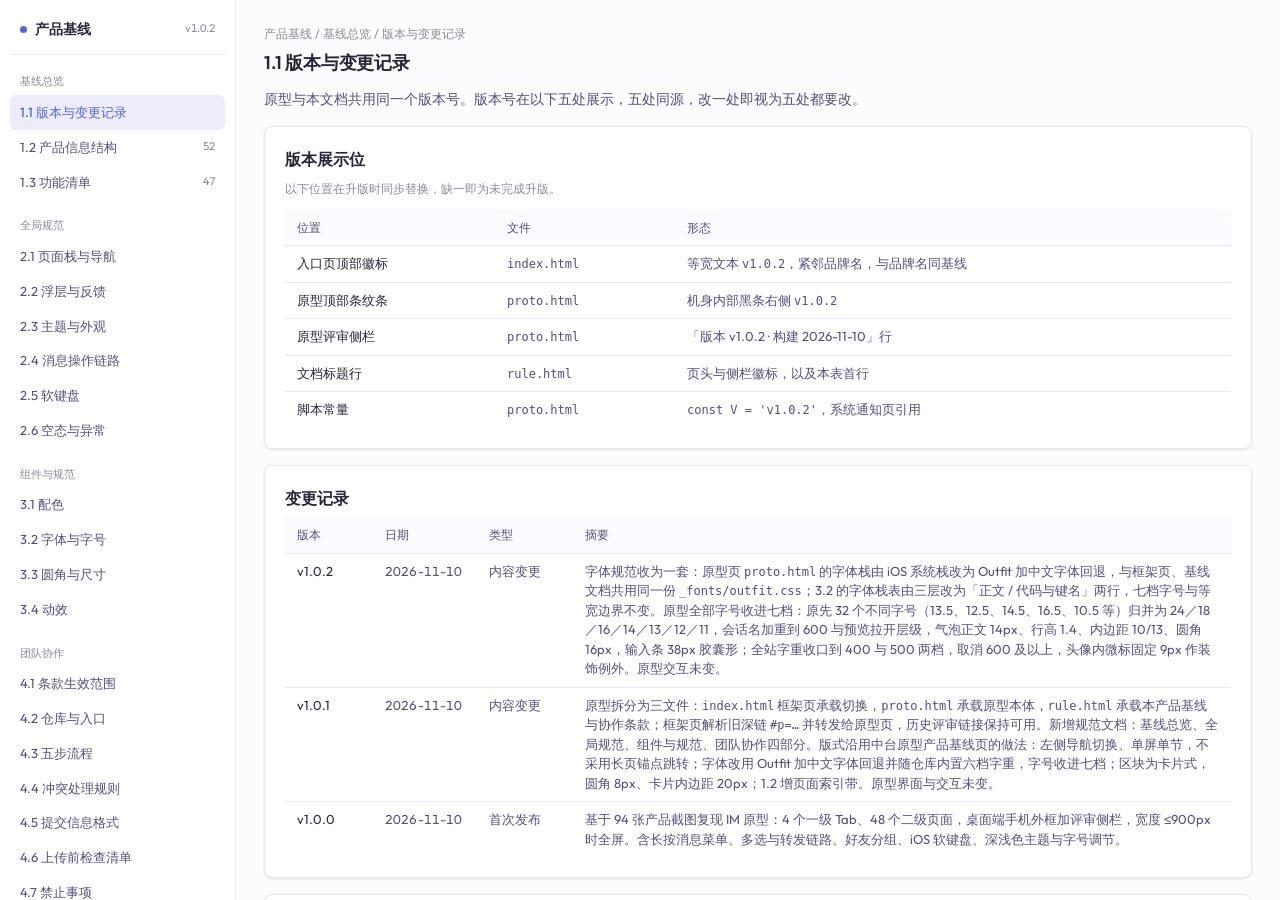
<file: rule.html>
<!doctype html>
<!--
  球帝带 · 产品基线
  版本：v1.0.2 ｜ 入口：index.html ｜ 原型：proto.html
  本文档为规则的唯一权威载体：产品口径、交互规范、团队协作条款以本文件为准。
  版式：左导航单屏单节，不采用长页锚点跳转。
-->
<html lang="zh-CN">
<head>
<meta charset="utf-8">
<meta name="viewport" content="width=device-width,initial-scale=1,viewport-fit=cover">
<meta name="color-scheme" content="only light">
<title>产品基线 · 球帝带 v1.0.2</title>
<link rel="icon" href="data:,">
<link rel="stylesheet" href="_fonts/outfit.css">
<style>
/* ---------------------------------------------------------------
   版式遵循中台原型的产品基线页：Outfit 字体体系、六档字号、卡片式区块、
   左侧导航单屏单节。颜色取同一套中性阶与单一主色。
   --------------------------------------------------------------- */
:root{
  --primary:#5266EB; --primary-hover:#4354D6; --primary-light:#EDECFB;
  --bg:#FBFCFD; --card:#FFFFFF; --card-2:#FBFBFF;
  --border:#E9E8F0; --border-strong:#D6D5E3;
  --text:#28253B; --text-sub:#554E7B; --text-disabled:#8A8A99;
  --danger:#E5484D;
  --mono:ui-monospace,"SFMono-Regular",Consolas,Menlo,monospace;
  --shadow:0 1px 3px rgba(16,24,40,.06), 0 1px 2px rgba(16,24,40,.04);
}
*{box-sizing:border-box;margin:0;padding:0}
html,body{height:100%}
body{
  display:flex;overflow:hidden;
  font-family:Outfit,"Noto Sans SC","Helvetica Neue",Helvetica,"PingFang SC","Hiragino Sans GB","Microsoft YaHei","微软雅黑",Arial,sans-serif;
  background:var(--bg);color:var(--text);font-size:14px;line-height:1.6;
  -webkit-font-smoothing:antialiased;-moz-osx-font-smoothing:grayscale;text-rendering:optimizeLegibility;
}

/* 左侧导航 */
.side{
  width:236px;flex:0 0 236px;background:var(--card);border-right:1px solid var(--border);
  overflow-y:auto;padding:16px 10px 40px;
}
.side::-webkit-scrollbar{width:6px}
.side::-webkit-scrollbar-thumb{background:var(--border-strong);border-radius:3px}
.brand{display:flex;align-items:center;gap:8px;padding:2px 10px 14px;margin-bottom:6px;border-bottom:1px solid var(--border)}
.brand .dot{width:7px;height:7px;border-radius:50%;background:var(--primary);flex:0 0 auto}
.brand .nm{font-size:14px;font-weight:600;color:var(--text)}
.brand .vd{font-size:11px;color:var(--text-disabled);margin-left:auto;font-variant-numeric:tabular-nums;font-feature-settings:"tnum" 1}
.group{font-size:11px;font-weight:500;color:var(--text-disabled);padding:0 10px;margin:18px 0 4px}
.group:first-of-type{margin-top:0}
.link{
  display:flex;align-items:center;padding:7px 10px;border-radius:6px;
  font-size:13px;color:var(--text-sub);cursor:pointer;text-decoration:none;
  transition:background .12s ease,color .12s ease;
}
.link:hover{background:var(--bg);color:var(--text)}
.link.active{background:var(--primary-light);color:var(--primary);font-weight:500}
.link .cnt{margin-left:auto;font-size:11px;color:var(--text-disabled);font-variant-numeric:tabular-nums;font-feature-settings:"tnum" 1}
.link.active .cnt{color:var(--primary)}
.side-foot{margin-top:20px;padding:12px 10px 0;border-top:1px solid var(--border);font-size:12px;color:var(--text-disabled);line-height:1.8}
.side-foot a{color:var(--text-sub);text-decoration:none}
.side-foot a:hover{color:var(--primary)}

/* 内容区：一节一屏，切换不滚动整页 */
.content{flex:1;min-width:0;overflow-y:auto;padding:24px 28px 80px}
.content::-webkit-scrollbar{width:8px}
.content::-webkit-scrollbar-thumb{background:var(--border-strong);border-radius:4px}
section{display:none}
section.active{display:block}
.crumb{font-size:12px;color:var(--text-disabled);margin-bottom:6px}
h1{font-size:18px;font-weight:600;color:var(--text);margin-bottom:10px;letter-spacing:-.2px}
.lead{font-size:14px;color:var(--text-sub);line-height:1.6;margin-bottom:16px;max-width:820px}

/* 卡片 */
.card{background:var(--card);border:1px solid var(--border);border-radius:8px;padding:20px;margin-bottom:16px;box-shadow:var(--shadow)}
.card > h3{font-size:16px;font-weight:600;color:var(--text);margin-bottom:6px}
.card > .sub{font-size:12px;color:var(--text-disabled);margin-bottom:12px}

/* 表格 */
table{width:100%;border-collapse:collapse;font-size:13px;table-layout:fixed}
th{
  font-size:12px;font-weight:500;color:var(--text-sub);text-align:left;white-space:nowrap;
  background:var(--card-2);padding:8px 12px;border-bottom:1px solid var(--border);
}
td{padding:8px 12px;border-bottom:1px solid var(--border);color:var(--text-sub);vertical-align:top;line-height:1.5;overflow-wrap:anywhere}
tr:last-child td{border-bottom:0}
td:first-child{color:var(--text);white-space:nowrap}
tr.grp td{background:var(--card-2);color:var(--text-disabled);font-size:12px;font-weight:500;padding-top:14px}
.num{font-variant-numeric:tabular-nums;font-feature-settings:"tnum" 1;white-space:nowrap}
.mono{font-family:var(--mono);font-size:12px;color:var(--text-sub);white-space:nowrap}
code{font-family:var(--mono);font-size:12px}
pre{
  font-family:var(--mono);font-size:12px;line-height:1.9;color:var(--text-sub);
  background:var(--card-2);border:1px solid var(--border);border-radius:6px;
  padding:12px 16px;overflow-x:auto;white-space:pre;width:fit-content;max-width:100%;
}
pre .c{color:var(--text-disabled)}

/* 提示 */
.note{border-left:2px solid var(--border-strong);padding:2px 0 2px 12px;margin-top:12px;font-size:13px;color:var(--text-sub);line-height:1.6}
.note.warn{border-color:var(--danger)}
.note b,strong{font-weight:500;color:var(--text)}

/* 声明带 */
.band{background:var(--primary-light);border-radius:8px;padding:16px 20px;margin-bottom:16px}
.band .bd-k{font-size:11px;font-weight:500;color:var(--primary);margin-bottom:4px}
.band .bd-t{font-size:14px;color:var(--text);line-height:1.6}
.band .bd-t b{font-weight:600}

/* 优先级标签 */
.pri{
  display:inline-block;min-width:26px;text-align:center;padding:1px 6px;border-radius:4px;
  font-size:11px;font-weight:500;font-variant-numeric:tabular-nums;font-feature-settings:"tnum" 1;
}
.p0{background:var(--primary-light);color:var(--primary)}
.p1{background:var(--card-2);color:var(--text-sub);border:1px solid var(--border)}
.p2{background:var(--card-2);color:var(--text-disabled);border:1px solid var(--border)}

/* 步骤 */
.flow{display:flex;flex-direction:column}
.step{display:flex;gap:12px;padding:16px 0;border-bottom:1px solid var(--border)}
.step:first-child{padding-top:0}
.step:last-child{border-bottom:0;padding-bottom:0}
.step .no{
  flex:0 0 20px;height:20px;border-radius:50%;background:var(--primary-light);color:var(--primary);
  font-size:11px;font-weight:600;display:flex;align-items:center;justify-content:center;
  font-variant-numeric:tabular-nums;font-feature-settings:"tnum" 1;
}
.step .bd{flex:1;min-width:0}
.step .tt{font-size:14px;font-weight:600;color:var(--text);margin-bottom:4px}
.step .ds{font-size:13px;color:var(--text-sub);line-height:1.6;margin-bottom:10px}

/* 色块 */
.sw{display:inline-block;width:16px;height:16px;border-radius:4px;border:1px solid var(--border-strong);vertical-align:-3px;margin-right:8px}
.tok{font-size:12px;color:var(--text-disabled);font-variant-numeric:tabular-nums;font-feature-settings:"tnum" 1}

/* 页面索引 */
.inv-card{padding:8px 20px}
.inv{display:block;margin:0}
.inv-row{display:flex;gap:16px;padding:10px 0;align-items:baseline}
.inv-row + .inv-row{border-top:1px solid var(--border)}
.inv-lab{flex:0 0 84px;display:flex;align-items:baseline;gap:6px}
.inv-lab b{font-size:13px;font-weight:600;color:var(--text)}
.inv-lab span{font-size:11px;color:var(--text-disabled);font-variant-numeric:tabular-nums;font-feature-settings:"tnum" 1}
.chips{display:flex;flex-wrap:wrap;gap:6px;flex:1;min-width:0}
.chip{font-size:12px;color:var(--text-sub);border:1px solid var(--border);border-radius:4px;padding:2px 8px;line-height:1.5;white-space:nowrap}
.chip i{font-style:normal;font-family:var(--mono);font-size:11px;color:var(--text-disabled);margin-left:6px}

.is-embedded .brand{display:none}
.is-embedded .side{padding-left:14px}
@media (max-width:900px){
  body{flex-direction:column}
  .side{
    width:auto;flex:none;height:auto;border-right:0;border-bottom:1px solid var(--border);
    display:flex;align-items:center;gap:2px;padding:8px 12px;overflow-x:auto;overflow-y:hidden;
  }
  .side::-webkit-scrollbar{height:0;width:0}
  .brand{padding:0 12px 0 0;margin:0 6px 0 0;border:0;border-right:1px solid var(--border);flex:0 0 auto}
  .group,.side-foot{display:none}
  .link{padding:5px 8px;white-space:nowrap;flex:0 0 auto}
  .link .cnt{display:none}
  .content{padding:20px 16px 60px}
  .card{padding:16px}
}
</style>
<script>
/* 被 index.html 以 iframe 载入时，导航不再重复品牌 */
if(window.self!==window.top)document.documentElement.classList.add('is-embedded');
</script>
</head>
<body>
  <nav class="side" id="side">
    <div class="brand"><span class="dot"></span><span class="nm">产品基线</span><span class="vd">v1.0.2</span></div>
      <div class="group">基线总览</div>
      <a class="link" data-sec="version">1.1 版本与变更记录</a>
      <a class="link" data-sec="structure">1.2 产品信息结构 <span class="cnt">52</span></a>
      <a class="link" data-sec="req">1.3 功能清单 <span class="cnt">47</span></a>
      <div class="group">全局规范</div>
      <a class="link" data-sec="nav">2.1 页面栈与导航</a>
      <a class="link" data-sec="overlay">2.2 浮层与反馈</a>
      <a class="link" data-sec="theme">2.3 主题与外观</a>
      <a class="link" data-sec="msg">2.4 消息操作链路</a>
      <a class="link" data-sec="kbd">2.5 软键盘</a>
      <a class="link" data-sec="empty">2.6 空态与异常</a>
      <div class="group">组件与规范</div>
      <a class="link" data-sec="color">3.1 配色</a>
      <a class="link" data-sec="type">3.2 字体与字号</a>
      <a class="link" data-sec="size">3.3 圆角与尺寸</a>
      <a class="link" data-sec="motion">3.4 动效</a>
      <div class="group">团队协作</div>
      <a class="link" data-sec="team-scope">4.1 条款生效范围</a>
      <a class="link" data-sec="repo">4.2 仓库与入口</a>
      <a class="link" data-sec="flow">4.3 五步流程</a>
      <a class="link" data-sec="conflict">4.4 冲突处理规则</a>
      <a class="link" data-sec="commit">4.5 提交信息格式</a>
      <a class="link" data-sec="checklist">4.6 上传前检查清单</a>
      <a class="link" data-sec="forbid">4.7 禁止事项</a>
    <div class="side-foot">原型：<a href="proto.html" target="_top">proto.html</a><br>入口：<a href="index.html" target="_top">index.html</a></div>
  </nav>
  <main class="content" id="content">
    <section id="sec-version">
      <div class="crumb">产品基线 / 基线总览 / 版本与变更记录</div>
      <h1>1.1 版本与变更记录</h1>
<p class="lead">原型与本文档共用同一个版本号。版本号在以下五处展示，五处同源，改一处即视为五处都要改。</p>

      <div class="card">
        <h3>版本展示位</h3>
        <p class="sub">以下位置在升版时同步替换，缺一即为未完成升版。</p>
        <table>
          <thead><tr><th style="width:210px">位置</th><th style="width:180px">文件</th><th>形态</th></tr></thead>
          <tbody>
            <tr><td>入口页顶部徽标</td><td><span class="mono">index.html</span></td><td>等宽文本 <span class="mono">v1.0.2</span>，紧邻品牌名，与品牌名同基线</td></tr>
            <tr><td>原型顶部条纹条</td><td><span class="mono">proto.html</span></td><td>机身内部黑条右侧 <span class="mono">v1.0.2</span></td></tr>
            <tr><td>原型评审侧栏</td><td><span class="mono">proto.html</span></td><td>「版本 v1.0.2 · 构建 2026-11-10」行</td></tr>
            <tr><td>文档标题行</td><td><span class="mono">rule.html</span></td><td>页头与侧栏徽标，以及本表首行</td></tr>
            <tr><td>脚本常量</td><td><span class="mono">proto.html</span></td><td><span class="mono">const V = 'v1.0.2'</span>，系统通知页引用</td></tr>
          </tbody>
        </table>
      </div>

      <div class="card">
        <h3>变更记录</h3>
        <table>
          <thead><tr><th style="width:88px">版本</th><th style="width:104px">日期</th><th style="width:96px">类型</th><th>摘要</th></tr></thead>
          <tbody>
            <tr>
              <td>v1.0.2</td><td class="num">2026-11-10</td><td>内容变更</td>
              <td>字体规范收为一套：原型页 <span class="mono">proto.html</span> 的字体栈由 iOS 系统栈改为 Outfit 加中文字体回退，与框架页、基线文档共用同一份 <span class="mono">_fonts/outfit.css</span>；3.2 的字体栈表由三层改为「正文 / 代码与键名」两行，七档字号与等宽边界不变。原型全部字号收进七档：原先 32 个不同字号（13.5、12.5、14.5、16.5、10.5 等）归并为 24／18／16／14／13／12／11，会话名加重到 600 与预览拉开层级，气泡正文 14px、行高 1.4、内边距 10/13、圆角 16px，输入条 38px 胶囊形；全站字重收口到 400 与 500 两档，取消 600 及以上，头像内微标固定 9px 作装饰例外。原型交互未变。</td>
            </tr>
            <tr>
              <td>v1.0.1</td><td class="num">2026-11-10</td><td>内容变更</td>
              <td>原型拆分为三文件：<span class="mono">index.html</span> 框架页承载切换，<span class="mono">proto.html</span> 承载原型本体，<span class="mono">rule.html</span> 承载本产品基线与协作条款；框架页解析旧深链 <span class="mono">#p=…</span> 并转发给原型页，历史评审链接保持可用。新增规范文档：基线总览、全局规范、组件与规范、团队协作四部分。版式沿用中台原型产品基线页的做法：左侧导航切换、单屏单节，不采用长页锚点跳转；字体改用 Outfit 加中文字体回退并随仓库内置六档字重，字号收进七档；区块为卡片式，圆角 8px、卡片内边距 20px；1.2 增页面索引带。原型界面与交互未变。</td>
            </tr>
            <tr>
              <td>v1.0.0</td><td class="num">2026-11-10</td><td>首次发布</td>
              <td>基于 94 张产品截图复现 IM 原型：4 个一级 Tab、48 个二级页面，桌面端手机外框加评审侧栏，宽度 ≤900px 时全屏。含长按消息菜单、多选与转发链路、好友分组、iOS 软键盘、深浅色主题与字号调节。</td>
            </tr>
          </tbody>
        </table>
      </div>

      <div class="card">
        <h3>升版规则</h3>
        <p class="sub">提交前按改动性质判定改哪一位，判定不清时按高一级处理。</p>
        <table>
          <thead><tr><th style="width:120px">改动性质</th><th style="width:150px">版本号变动</th><th>判定标准</th></tr></thead>
          <tbody>
            <tr><td>功能变更</td><td><span class="pri">中间位 +1</span></td><td>增删页面、增删功能单元、增删章节或分组；尾数归零。例：v1.0.3 → v1.1.0</td></tr>
            <tr><td>内容变更</td><td><span class="pri">尾数 +1</span></td><td>规则口径、交互流程、字段集合、页面名单、术语定义、优先级调整。例：v1.0.2 → v1.0.2</td></tr>
            <tr><td>样式微调</td><td><span class="pri">版本号不变</span></td><td>文案措辞、错别字、字号配色、元素位置、注释整理。照常交付，不写变更记录行</td></tr>
          </tbody>
        </table>
        <div class="note warn">
          <span>升版只替换当前版本展示位与本表首行，历史行保持原样。<strong>禁止全局替换版本号字符串</strong>，该操作会连带改写历史记录行。</span>
        </div>
      </div>

      <div class="card">
        <h3>多人同时升版的处理顺序</h3>
        <p class="sub">两人各自动手升版时，版本区与记录表必然冲突。按以下顺序收口，不并行处理。</p>
        <div class="flow">
          <div class="step"><div class="no">1</div><div class="bd">
            <div class="tt">先合功能，版本区不动</div>
            <div class="ds">合并冲突时保留双方功能改动，版本展示位与记录表暂不修改。功能全部合入后再统一收口。</div>
          </div></div>
          <div class="step"><div class="no">2</div><div class="bd">
            <div class="tt">以合入后的版本为基数升版</div>
            <div class="ds">取合入后的最新版本号作为基数，按本次改动性质加一位。自己分支上原有的版本号作废，两个版本号不并存。</div>
            <pre><span class="c"># 合入后版本为 v1.0.3，本次为功能变更</span>
v1.0.3  →  v1.1.0</pre>
          </div></div>
          <div class="step"><div class="no">3</div><div class="bd">
            <div class="tt">记录表只加自己的一行</div>
            <div class="ds">保留上游全部历史行，只在自己新版本对应的首行写入本次内容。上游已发布的行不改写、不删除。</div>
          </div></div>
        </div>
      </div>
    </section>
    <section id="sec-structure">
      <div class="crumb">产品基线 / 基线总览 / 产品信息结构</div>
      <h1>1.2 产品信息结构</h1>
<p class="lead">一级 Tab 4 个，二级页面 48 个，页面总数 52。页面名与页面 ID 同 <span class="mono">proto.html</span> 的 <span class="mono">PAGES</span> 键名一一对应，改键名即视为破坏深链，需同步改本节。</p>

      <div class="card inv-card">
      <div class="inv">
      <div class="inv-row"><div class="inv-lab"><b>对话</b><span>9</span></div><div class="chips"><span class="chip">对话<i>chats</i></span><span class="chip">聊天页<i>chat</i></span><span class="chip">搜索<i>search</i></span><span class="chip">群内搜索<i>gsearch</i></span><span class="chip">转发<i>forward</i></span><span class="chip">选择目标<i>choose</i></span><span class="chip">聊天设置<i>chatset</i></span><span class="chip">媒体<i>media</i></span><span class="chip">文件<i>files</i></span></div></div>
      <div class="inv-row"><div class="inv-lab"><b>社区</b><span>3</span></div><div class="chips"><span class="chip">社区<i>community</i></span><span class="chip">文章详情<i>post</i></span><span class="chip">XXPay 频道<i>xxpay</i></span></div></div>
      <div class="inv-row"><div class="inv-lab"><b>联系人</b><span>16</span></div><div class="chips"><span class="chip">联系人<i>contacts</i></span><span class="chip">新的朋友<i>newfriends</i></span><span class="chip">添加好友<i>addfriend</i></span><span class="chip">我的二维码<i>qrcode</i></span><span class="chip">好友资料<i>friend</i></span><span class="chip">好友申请<i>friendVerify</i></span><span class="chip">我的群聊<i>groups</i></span><span class="chip">群详情<i>groupInfo</i></span><span class="chip">群成员<i>groupMembers</i></span><span class="chip">成员资料<i>memberInfo</i></span><span class="chip">群公告<i>notice</i></span><span class="chip">群聊面具<i>mask</i></span><span class="chip">编辑群昵称<i>gname</i></span><span class="chip">好友分组<i>groupTags</i></span><span class="chip">分组详情<i>groupTagDetail</i></span><span class="chip">标签选择<i>tagPicker</i></span></div></div>
      <div class="inv-row"><div class="inv-lab"><b>我的</b><span>24</span></div><div class="chips"><span class="chip">我的<i>mine</i></span><span class="chip">个人资料<i>profile</i></span><span class="chip">用户昵称<i>nickname</i></span><span class="chip">个性签名<i>sign</i></span><span class="chip">更换头像<i>avatarEdit</i></span><span class="chip">头像审核记录<i>applylog</i></span><span class="chip">消息通知<i>notify</i></span><span class="chip">系统通知<i>sysnotify</i></span><span class="chip">可信设备<i>devices</i></span><span class="chip">设备详情<i>device</i></span><span class="chip">安全<i>security</i></span><span class="chip">解锁设置<i>unlock</i></span><span class="chip">修改密码<i>pwd</i></span><span class="chip">手机号<i>phone</i></span><span class="chip">国家地区<i>country</i></span><span class="chip">邮箱<i>email</i></span><span class="chip">账户申诉<i>appeal</i></span><span class="chip">数据与存储<i>storage</i></span><span class="chip">语言<i>lang</i></span><span class="chip">外观<i>appearance</i></span><span class="chip">字体<i>font</i></span><span class="chip">网络诊断<i>network</i></span><span class="chip">关于<i>about</i></span><span class="chip">法律条款<i>legal</i></span></div></div>
      </div>
      </div>
        </div>
      </div>
        </div>
      </div>

      <div class="card">
        <h3>一级 Tab</h3>
        <table>
          <thead><tr><th style="width:110px">Tab</th><th style="width:130px">页面 ID</th><th style="width:96px">二级页面</th><th>承载内容</th></tr></thead>
          <tbody>
            <tr><td>对话</td><td><span class="mono">chats</span></td><td class="num">8</td><td>会话列表、聊天页、搜索、转发、聊天设置、媒体与文件</td></tr>
            <tr><td>联系人</td><td><span class="mono">contacts</span></td><td class="num">15</td><td>好友、群聊、好友分组、标签、二维码、群详情与群设置</td></tr>
            <tr><td>社区</td><td><span class="mono">community</span></td><td class="num">2</td><td>频道入口、每日签到、图文流、文章详情</td></tr>
            <tr><td>我的</td><td><span class="mono">mine</span></td><td class="num">23</td><td>个人资料、消息通知、安全、数据与存储、语言、外观、字体、网络诊断、关于</td></tr>
          </tbody>
        </table>
      </div>

      <div class="card">
        <h3>对话</h3>
        <table>
          <thead><tr><th style="width:150px">页面</th><th style="width:130px">页面 ID</th><th>承载内容</th></tr></thead>
          <tbody>
            <tr><td>聊天页</td><td><span class="mono">chat</span></td><td>消息流、气泡、长按菜单、多选、引用、软键盘、禁言与已退群横幅</td></tr>
            <tr><td>搜索</td><td><span class="mono">search</span></td><td>全局搜索入口与结果</td></tr>
            <tr><td>群内搜索</td><td><span class="mono">gsearch</span></td><td>按聊天记录检索群消息</td></tr>
            <tr><td>转发</td><td><span class="mono">forward</span></td><td>转发目标选择，支持多选目标与搜索</td></tr>
            <tr><td>选择目标</td><td><span class="mono">choose</span></td><td>按联系人、群聊、分组三类进入二级选择</td></tr>
            <tr><td>聊天设置</td><td><span class="mono">chatset</span></td><td>会话级设置项</td></tr>
            <tr><td>媒体</td><td><span class="mono">media</span></td><td>会话内的图片与视频入口</td></tr>
            <tr><td>文件</td><td><span class="mono">files</span></td><td>会话内的文件列表</td></tr>
          </tbody>
        </table>
      </div>

      <div class="card">
        <h3>联系人</h3>
        <table>
          <thead><tr><th style="width:150px">页面</th><th style="width:130px">页面 ID</th><th>承载内容</th></tr></thead>
          <tbody>
            <tr><td>新的朋友</td><td><span class="mono">newfriends</span></td><td>好友申请列表与处理入口</td></tr>
            <tr><td>添加好友</td><td><span class="mono">addfriend</span></td><td>按用户 ID 检索，回车弹发送申请二次确认</td></tr>
            <tr><td>我的二维码</td><td><span class="mono">qrcode</span></td><td>个人二维码名片</td></tr>
            <tr><td>好友资料</td><td><span class="mono">friend</span></td><td>对方资料页与操作入口</td></tr>
            <tr><td>好友申请</td><td><span class="mono">friendVerify</span></td><td>验证信息填写与发送</td></tr>
            <tr><td>我的群聊</td><td><span class="mono">groups</span></td><td>已加入群列表</td></tr>
            <tr><td>群详情</td><td><span class="mono">groupInfo</span></td><td>群成员九宫格、群公告、群聊面具、查找记录、置顶与免打扰开关、记录保留时长、退出群聊</td></tr>
            <tr><td>群成员</td><td><span class="mono">groupMembers</span></td><td>成员列表，含管理员分组</td></tr>
            <tr><td>成员资料</td><td><span class="mono">memberInfo</span></td><td>群内成员资料</td></tr>
            <tr><td>群公告</td><td><span class="mono">notice</span></td><td>公告全文与编辑入口</td></tr>
            <tr><td>群聊面具</td><td><span class="mono">mask</span></td><td>本群内昵称与头像</td></tr>
            <tr><td>编辑群昵称</td><td><span class="mono">gname</span></td><td>群内昵称编辑，右上保存</td></tr>
            <tr><td>好友分组</td><td><span class="mono">groupTags</span></td><td>分组列表与新建分组</td></tr>
            <tr><td>分组详情</td><td><span class="mono">groupTagDetail</span></td><td>分组内成员与移除</td></tr>
            <tr><td>标签选择</td><td><span class="mono">tagPicker</span></td><td>为好友指派分组，支持多选</td></tr>
          </tbody>
        </table>
      </div>

      <div class="card">
        <h3>社区</h3>
        <table>
          <thead><tr><th style="width:150px">页面</th><th style="width:130px">页面 ID</th><th>承载内容</th></tr></thead>
          <tbody>
            <tr><td>文章详情</td><td><span class="mono">post</span></td><td>标题、作者、时间、浏览量、正文</td></tr>
            <tr><td>XXPay 频道</td><td><span class="mono">xxpay</span></td><td>频道主页与内容流</td></tr>
          </tbody>
        </table>
      </div>

      <div class="card">
        <h3>我的</h3>
        <table>
          <thead><tr><th style="width:150px">页面</th><th style="width:130px">页面 ID</th><th>承载内容</th></tr></thead>
          <tbody>
            <tr><td>个人资料</td><td><span class="mono">profile</span></td><td>头像、昵称、签名、用户 ID、二维码入口</td></tr>
            <tr><td>用户昵称</td><td><span class="mono">nickname</span></td><td>昵称编辑，右上保存</td></tr>
            <tr><td>个性签名</td><td><span class="mono">sign</span></td><td>签名编辑，限 50 字并实时计数</td></tr>
            <tr><td>更换头像</td><td><span class="mono">avatarEdit</span></td><td>表情头像选择与提交</td></tr>
            <tr><td>头像审核记录</td><td><span class="mono">applylog</span></td><td>头像申请与审核状态</td></tr>
            <tr><td>消息通知</td><td><span class="mono">notify</span></td><td>免打扰、声音、振动、已读回执等开关</td></tr>
            <tr><td>系统通知</td><td><span class="mono">sysnotify</span></td><td>系统消息列表，无数据时为空态</td></tr>
            <tr><td>可信设备</td><td><span class="mono">devices</span></td><td>登录设备列表，当前设备打标</td></tr>
            <tr><td>设备详情</td><td><span class="mono">device</span></td><td>单台设备信息与登录记录</td></tr>
            <tr><td>安全</td><td><span class="mono">security</span></td><td>登录密码、支付密码、手机号、邮箱、第三方绑定、注销、解锁设置、可信设备、账户申诉、退出登录</td></tr>
            <tr><td>解锁设置</td><td><span class="mono">unlock</span></td><td>启动保护方式</td></tr>
            <tr><td>修改密码</td><td><span class="mono">pwd</span></td><td>原密码校验与新密码设置</td></tr>
            <tr><td>手机号</td><td><span class="mono">phone</span></td><td>绑定与更换手机号</td></tr>
            <tr><td>国家 / 地区</td><td><span class="mono">country</span></td><td>区号与地区选择</td></tr>
            <tr><td>邮箱</td><td><span class="mono">email</span></td><td>绑定与更换邮箱</td></tr>
            <tr><td>账户申诉</td><td><span class="mono">appeal</span></td><td>申诉表单与提交</td></tr>
            <tr><td>数据与存储</td><td><span class="mono">storage</span></td><td>占用统计与清理入口</td></tr>
            <tr><td>语言</td><td><span class="mono">lang</span></td><td>跟随系统与语言列表</td></tr>
            <tr><td>外观</td><td><span class="mono">appearance</span></td><td>日夜模式三态、气泡 9 色、聊天背景 3 套</td></tr>
            <tr><td>字体</td><td><span class="mono">font</span></td><td>全局字号滑杆，12–22px，实时预览</td></tr>
            <tr><td>网络诊断</td><td><span class="mono">network</span></td><td>逐行检测动画与结果</td></tr>
            <tr><td>关于</td><td><span class="mono">about</span></td><td>版本信息与协议入口</td></tr>
            <tr><td>法律条款</td><td><span class="mono">legal</span></td><td>用户协议与隐私政策</td></tr>
          </tbody>
        </table>
      </div>

      <div class="card">
        <h3>深链协议</h3>
        <p class="sub">评审链接统一走 <span class="mono">#p=</span> 前缀。经入口页中转与直达原型页两种写法同时有效。</p>
        <table>
          <thead><tr><th style="width:120px">参数</th><th style="width:220px">取值</th><th>作用</th></tr></thead>
          <tbody>
            <tr><td><span class="mono">p</span></td><td>页面 ID，见上表</td><td>直达指定二级页面，栈内保留一级列表作为返回落点</td></tr>
            <tr><td><span class="mono">id</span></td><td><span class="mono">c1</span>–<span class="mono">c8</span>（会话）、<span class="mono">p1</span>–<span class="mono">p4</span>（文章）</td><td>指定会话或文章</td></tr>
            <tr><td><span class="mono">t</span></td><td><span class="mono">light</span> / <span class="mono">dark</span></td><td>强制主题，缺省为跟随系统</td></tr>
            <tr><td><span class="mono">kbd</span></td><td><span class="mono">1</span></td><td>聊天页直接展开软键盘，用于截图与走查</td></tr>
            <tr><td><span class="mono">debug</span></td><td><span class="mono">1</span></td><td>顶部条纹条输出视口与布局宽度，用于排查溢出</td></tr>
          </tbody>
        </table>
        <pre style="margin-top:12px"><span class="c"># 经入口页中转，旧链接格式保持可用</span>
index.html#p=chat&id=c2

<span class="c"># 直达原型页</span>
proto.html#p=groupInfo&id=c1

<span class="c"># 带主题与软键盘</span>
proto.html#p=chat&id=c2&t=dark&kbd=1</pre>
      </div>

      <div class="card">
        <h3>演示数据</h3>
        <p class="sub">原型数据为 mock，全部定义在 <span class="mono">proto.html</span> 的 <span class="mono">D</span> 对象内，不含接口调用。</p>
        <table>
          <thead><tr><th style="width:150px">数据集</th><th style="width:90px">条数</th><th>内容</th></tr></thead>
          <tbody>
            <tr><td>会话</td><td class="num">8</td><td>7 条正常会话加 1 条停用群；停用群整行降级为中间色，其余按正常会话呈现</td></tr>
            <tr><td>群资料</td><td class="num">7</td><td>成员数、成员头像色、群公告、记录保留时长</td></tr>
            <tr><td>社区文章</td><td class="num">4</td><td>足篮频道 2 篇、XXPay 频道 2 篇</td></tr>
            <tr><td>消息</td><td>按会话</td><td><span class="mono">D.msgs</span> 以会话 ID 为键，除停用群外每个会话都有对话内容；发送与删除会写入内存</td></tr>
          </tbody>
        </table>
      </div>
    </section>
    <section id="sec-req">
      <div class="crumb">产品基线 / 基线总览 / 功能清单</div>
      <h1>1.3 功能清单</h1>
<p class="lead">清单以当前原型已实现的能力为准。新增功能先加行再改原型，避免原型跑在清单之外。</p>

      <div class="card">
        <h3>优先级定义</h3>
        <table>
          <thead><tr><th style="width:90px">级别</th><th>判定</th></tr></thead>
          <tbody>
            <tr><td><span class="pri p0">P0</span></td><td>主链路必经环节，缺失即流程中断：会话进入、消息收发、长按操作、资料与设置入口</td></tr>
            <tr><td><span class="pri p1">P1</span></td><td>支撑型能力，缺失影响完整度但不阻断主链路</td></tr>
            <tr><td><span class="pri p2">P2</span></td><td>说明性页面与静态内容，用于评审对齐</td></tr>
          </tbody>
        </table>
      </div>

      <div class="card">
        <h3>功能明细</h3>
        <table>
          <thead><tr><th style="width:70px">编号</th><th style="width:70px">优先级</th><th style="width:110px">模块</th><th>功能</th></tr></thead>
          <tbody>
            <tr class="grp"><td colspan="4">对话</td></tr>
            <tr><td>F-01</td><td><span class="pri p0">P0</span></td><td>会话列表</td><td>8 条会话；停用群整行灰化（名称取中间色），正常会话名称取主色、预览取次色、时间取三色</td></tr>
            <tr><td>F-02</td><td><span class="pri p1">P1</span></td><td>会话列表</td><td>对话 Tab 未读角标</td></tr>
            <tr><td>F-03</td><td><span class="pri p0">P0</span></td><td>聊天页</td><td>消息流渲染：文本、图片、系统提示三类气泡，我方与对方分列</td></tr>
            <tr><td>F-04</td><td><span class="pri p0">P0</span></td><td>聊天页</td><td>输入区四入口：按住说话、输入框、表情面板、更多面板</td></tr>
            <tr><td>F-05</td><td><span class="pri p0">P0</span></td><td>聊天页</td><td>回车发送，发送后消息即时入列并滚到底部</td></tr>
            <tr><td>F-06</td><td><span class="pri p0">P0</span></td><td>聊天页</td><td>禁言群显示「本群已禁言」横条，已退群显示退群横条并收起输入区</td></tr>
            <tr><td>F-07</td><td><span class="pri p0">P0</span></td><td>消息菜单</td><td>长按 460ms 唤出菜单：置顶、引用、转发、多选、复制、删除</td></tr>
            <tr><td>F-08</td><td><span class="pri p1">P1</span></td><td>消息菜单</td><td>菜单纵向锚定气泡，越界时收入 96–470px 区间</td></tr>
            <tr><td>F-09</td><td><span class="pri p0">P0</span></td><td>引用</td><td>引用条进入输入区上方，发送后生成引用气泡</td></tr>
            <tr><td>F-10</td><td><span class="pri p0">P0</span></td><td>多选</td><td>多选态右上「取消」，底栏转发与删除；删除需二次确认并即时移除</td></tr>
            <tr><td>F-11</td><td><span class="pri p1">P1</span></td><td>转发</td><td>转发页单选直达，多选后确定，提示「已转发给 N 个会话」</td></tr>
            <tr><td>F-12</td><td><span class="pri p1">P1</span></td><td>复制</td><td>复制消息文本到剪贴板，失败时静默降级</td></tr>
            <tr><td>F-13</td><td><span class="pri p1">P1</span></td><td>搜索</td><td>全局搜索与群内搜索两个入口</td></tr>
            <tr><td>F-14</td><td><span class="pri p0">P0</span></td><td>软键盘</td><td>聚焦输入框弹出，字母与数字两层，shift 一次性生效，键盘操作不夺焦点</td></tr>
            <tr><td>F-15</td><td><span class="pri p1">P1</span></td><td>聊天设置</td><td>会话级设置项与媒体、文件入口</td></tr>
            <tr class="grp"><td colspan="4">联系人</td></tr>
            <tr><td>F-16</td><td><span class="pri p0">P0</span></td><td>联系人列表</td><td>新的朋友、我的群聊、好友分组三入口，字母索引与分组标签</td></tr>
            <tr><td>F-17</td><td><span class="pri p1">P1</span></td><td>新的朋友</td><td>好友申请列表与同意、拒绝处理</td></tr>
            <tr><td>F-18</td><td><span class="pri p1">P1</span></td><td>添加好友</td><td>按用户 ID 检索，回车弹发送申请二次确认</td></tr>
            <tr><td>F-19</td><td><span class="pri p1">P1</span></td><td>二维码</td><td>个人二维码名片</td></tr>
            <tr><td>F-20</td><td><span class="pri p1">P1</span></td><td>好友资料</td><td>对方资料页，含发消息与资料入口</td></tr>
            <tr><td>F-21</td><td><span class="pri p1">P1</span></td><td>好友分组</td><td>分组列表、新建分组、分组详情、成员移除</td></tr>
            <tr><td>F-22</td><td><span class="pri p1">P1</span></td><td>标签选择</td><td>为好友指派分组，支持多选</td></tr>
            <tr class="grp"><td colspan="4">群聊</td></tr>
            <tr><td>F-23</td><td><span class="pri p0">P0</span></td><td>我的群聊</td><td>已加入群列表</td></tr>
            <tr><td>F-24</td><td><span class="pri p0">P0</span></td><td>群详情</td><td>成员九宫格与总人数、群公告摘要、群聊面具、查找记录</td></tr>
            <tr><td>F-25</td><td><span class="pri p0">P0</span></td><td>群详情</td><td>置顶与消息免打扰开关，状态实时切换</td></tr>
            <tr><td>F-26</td><td><span class="pri p1">P1</span></td><td>群详情</td><td>记录保留时长展示、删除聊天记录、退出群聊</td></tr>
            <tr><td>F-27</td><td><span class="pri p1">P1</span></td><td>群成员</td><td>成员列表，管理员与普通成员分组</td></tr>
            <tr><td>F-28</td><td><span class="pri p1">P1</span></td><td>群公告</td><td>公告全文展示与编辑</td></tr>
            <tr><td>F-29</td><td><span class="pri p1">P1</span></td><td>群聊面具</td><td>本群内昵称与头像设置</td></tr>
            <tr><td>F-30</td><td><span class="pri p1">P1</span></td><td>编辑群昵称</td><td>群昵称编辑，右上保存并回写</td></tr>
            <tr class="grp"><td colspan="4">社区</td></tr>
            <tr><td>F-31</td><td><span class="pri p0">P0</span></td><td>社区首页</td><td>双频道入口、每日签到条、图文信息流</td></tr>
            <tr><td>F-32</td><td><span class="pri p1">P1</span></td><td>文章详情</td><td>标题、作者、时间、浏览量、正文</td></tr>
            <tr><td>F-33</td><td><span class="pri p1">P1</span></td><td>XXPay 频道</td><td>频道主页与内容流</td></tr>
            <tr class="grp"><td colspan="4">我的</td></tr>
            <tr><td>F-34</td><td><span class="pri p0">P0</span></td><td>我的首页</td><td>资料头区、用户 ID 复制、二维码入口、八个设置分组</td></tr>
            <tr><td>F-35</td><td><span class="pri p0">P0</span></td><td>个人资料</td><td>头像、昵称、签名、ID 展示与编辑入口</td></tr>
            <tr><td>F-36</td><td><span class="pri p1">P1</span></td><td>昵称与签名</td><td>昵称编辑、签名编辑，签名限 50 字并实时计数</td></tr>
            <tr><td>F-37</td><td><span class="pri p1">P1</span></td><td>更换头像</td><td>表情头像选择、提交与审核记录</td></tr>
            <tr><td>F-38</td><td><span class="pri p1">P1</span></td><td>消息通知</td><td>免打扰、声音、振动、已读回执等开关组</td></tr>
            <tr><td>F-39</td><td><span class="pri p1">P1</span></td><td>系统通知</td><td>系统消息列表，无数据时展示空态</td></tr>
            <tr><td>F-40</td><td><span class="pri p0">P0</span></td><td>安全</td><td>登录密码、支付密码、手机号、邮箱、第三方绑定、注销、解锁设置、可信设备、账户申诉、退出登录</td></tr>
            <tr><td>F-41</td><td><span class="pri p1">P1</span></td><td>可信设备</td><td>设备列表与单台设备详情，当前设备打标</td></tr>
            <tr><td>F-42</td><td><span class="pri p1">P1</span></td><td>数据与存储</td><td>占用统计与清理入口</td></tr>
            <tr><td>F-43</td><td><span class="pri p1">P1</span></td><td>语言</td><td>跟随系统开关与语言列表</td></tr>
            <tr><td>F-44</td><td><span class="pri p0">P0</span></td><td>外观</td><td>日夜模式三态、气泡 9 色、聊天背景 3 套，保存后全站生效</td></tr>
            <tr><td>F-45</td><td><span class="pri p0">P0</span></td><td>字体</td><td>全局字号 12–22px 滑杆，预览区实时联动</td></tr>
            <tr><td>F-46</td><td><span class="pri p1">P1</span></td><td>网络诊断</td><td>逐行检测动画与结果输出</td></tr>
            <tr><td>F-47</td><td><span class="pri p2">P2</span></td><td>关于与法律条款</td><td>版本信息、用户协议、隐私政策入口</td></tr>
          </tbody>
        </table>
      </div>
    </section>
    <section id="sec-nav">
      <div class="crumb">产品基线 / 全局规范 / 页面栈与导航</div>
      <h1>2.1 页面栈与导航</h1>
<p class="lead">页面以栈结构管理，进入即入栈，返回即出栈。一级 Tab 切换重置栈。</p>

      <div class="card">
        <h3>栈规则</h3>
        <table>
          <thead><tr><th style="width:150px">规则项</th><th>约定</th></tr></thead>
          <tbody>
            <tr><td>进入二级页</td><td>当前页压入栈，新页自右向左推入，入场动画见 3.4</td></tr>
            <tr><td>返回</td><td>栈深 ≥2 时生效，顶层页向右滑出并卸载；栈深为 1 时返回按钮无响应</td></tr>
            <tr><td>一级 Tab 切换</td><td>清空栈并重建，Tab 之间不保留返回关系</td></tr>
            <tr><td>深链进入</td><td>栈固定为「对话列表 → 目标页」两级，返回落回对话列表</td></tr>
            <tr><td>滚动位置</td><td>入栈时记录当前页滚动位置，返回后恢复</td></tr>
            <tr><td>页面标题</td><td>导航栏居中，17px / 600；右侧动作位宽 56px，左侧返回位同宽以保持标题居中</td></tr>
          </tbody>
        </table>
      </div>
    </section>
    <section id="sec-overlay">
      <div class="crumb">产品基线 / 全局规范 / 浮层与反馈</div>
      <h1>2.2 浮层与反馈</h1>
<p class="lead">浮层四类，同时只存在一个。任一新浮层打开前先关闭既有浮层。</p>

      <div class="card">
        <table>
          <thead><tr><th style="width:110px">类型</th><th style="width:180px">形态</th><th>关闭方式</th></tr></thead>
          <tbody>
            <tr><td>对话框</td><td>宽 268px，圆角 15px，居中；标题 17px 加粗，说明 13px</td><td>点遮罩关闭；按钮按顺序横排，取消居左，危险动作标红</td></tr>
            <tr><td>动作面板</td><td>底部上滑，圆角 14px，条目 17px 居中，末项「取消」独立成块</td><td>点遮罩、点取消关闭</td></tr>
            <tr><td>长按菜单</td><td>附于气泡左侧，圆角 12px，条目含文字与图标，最大 6 项</td><td>点菜单外任意区域关闭；打开后 60ms 起监听外部点击，避免同一次长按立即关闭</td></tr>
            <tr><td>轻提示</td><td>底部 96px 居中，深色胶囊，白字 13px</td><td>1600ms 自动消失；新提示替换旧提示，不叠层</td></tr>
          </tbody>
        </table>
        <div class="note">
          <span>破坏性操作一律二次确认，按钮文案用动作本身（删除、退出、注销），不使用「确定」这类无指向文案。</span>
        </div>
      </div>
    </section>
    <section id="sec-theme">
      <div class="crumb">产品基线 / 全局规范 / 主题与外观</div>
      <h1>2.3 主题与外观</h1>
<p class="lead">外观设置即时生效并写入内存状态，刷新页面后回到默认值。原型不落本地存储。</p>

      <div class="card">
        <h3>日夜模式</h3>
        <table>
          <thead><tr><th style="width:110px">取值</th><th>行为</th></tr></thead>
          <tbody>
            <tr><td>浅色</td><td>固定浅色，外部画布 #EBEEF3，屏内底色 #F6F7F9</td></tr>
            <tr><td>深色</td><td>固定深色，外部画布 #07080A，屏内底色 #131418</td></tr>
            <tr><td>跟随系统</td><td>读 <span class="mono">prefers-color-scheme</span>，系统切换时同步；默认值</td></tr>
          </tbody>
        </table>
      </div>

      <div class="card">
        <h3>气泡颜色</h3>
        <p class="sub">九色固定，不新增色值。深色主题下选黑色气泡时自动映射为 #4A4D57，保证与深色底可分辨。</p>
        <table>
          <thead><tr><th style="width:110px">名称</th><th style="width:120px">色值</th><th>说明</th></tr></thead>
          <tbody>
            <tr><td>蓝</td><td><span class="sw" style="background:#3B82F6"></span><span class="tok">#3B82F6</span></td><td>默认值</td></tr>
            <tr><td>浅蓝</td><td><span class="sw" style="background:#6D9BF5"></span><span class="tok">#6D9BF5</span></td><td>低饱和变体</td></tr>
            <tr><td>黑</td><td><span class="sw" style="background:#111111"></span><span class="tok">#111111</span></td><td>深色主题下映射 #4A4D57</td></tr>
            <tr><td>亮蓝</td><td><span class="sw" style="background:#1E90FF"></span><span class="tok">#1E90FF</span></td><td>高亮变体</td></tr>
            <tr><td>绿</td><td><span class="sw" style="background:#22C55E"></span><span class="tok">#22C55E</span></td><td>—</td></tr>
            <tr><td>红</td><td><span class="sw" style="background:#F04438"></span><span class="tok">#F04438</span></td><td>—</td></tr>
            <tr><td>橙</td><td><span class="sw" style="background:#F79009"></span><span class="tok">#F79009</span></td><td>—</td></tr>
            <tr><td>紫</td><td><span class="sw" style="background:#7C5CD6"></span><span class="tok">#7C5CD6</span></td><td>—</td></tr>
            <tr><td>薄荷绿</td><td><span class="sw" style="background:#6EE7C4"></span><span class="tok">#6EE7C4</span></td><td>—</td></tr>
          </tbody>
        </table>
      </div>

      <div class="card">
        <h3>聊天背景与字号</h3>
        <table>
          <thead><tr><th style="width:150px">设置项</th><th>约定</th></tr></thead>
          <tbody>
            <tr><td>聊天背景</td><td>三套，切换即时作用于聊天气泡区域</td></tr>
            <tr><td>字号</td><td>12–22px，步长 1，默认 15px；拖动过程中即时预览，保存后全站生效</td></tr>
            <tr><td>字号档位文案</td><td>15px 显示「标准」，小于 15 显示「较小」，大于 15 显示「较大」</td></tr>
          </tbody>
        </table>
      </div>
    </section>
    <section id="sec-msg">
      <div class="crumb">产品基线 / 全局规范 / 消息操作链路</div>
      <h1>2.4 消息操作链路</h1>
<p class="lead">链路从长按开始，六项操作分三条出口：单条动作、多选动作、转发动作。</p>

      <div class="card">
        <h3>长按唤出</h3>
        <table>
          <thead><tr><th style="width:140px">项</th><th>约定</th></tr></thead>
          <tbody>
            <tr><td>触发</td><td>按住气泡 460ms；移动、抬起、取消即撤销；右键等效触发</td></tr>
            <tr><td>失效条件</td><td>处于多选态时不响应长按</td></tr>
            <tr><td>菜单项</td><td>置顶、引用、转发、多选、复制、删除，顺序固定</td></tr>
          </tbody>
        </table>
      </div>

      <div class="card">
        <h3>三条出口</h3>
        <div class="flow">
          <div class="step"><div class="no">1</div><div class="bd">
            <div class="tt">置顶、复制</div>
            <div class="ds">置顶以轻提示确认「已置顶该消息」；复制写入剪贴板，浏览器拒绝授权时静默失败，不弹错误。</div>
          </div></div>
          <div class="step"><div class="no">2</div><div class="bd">
            <div class="tt">引用</div>
            <div class="ds">引用内容写入输入区上方引用条，可点叉取消；发送后生成引用气泡，引用条清空。</div>
          </div></div>
          <div class="step"><div class="no">3</div><div class="bd">
            <div class="tt">转发与多选</div>
            <div class="ds">转发直接进入转发页；多选进入勾选态，右上改「取消」，底栏出现转发与删除两项。</div>
            <pre><span class="c"># 多选态</span>
勾选消息 → 转发 → 转发页选择目标 → 确定 → 轻提示「已转发给 N 个会话」
勾选消息 → 删除 → 二次确认「确定删除已选的 N 条消息？」 → 即时移除</pre>
          </div></div>
        </div>
        <div class="note">
          <span>多选态下长按菜单失效、单条点击只切换勾选状态。<strong>未选中任一条时点转发或删除，仅提示「请先选择消息」</strong>，不进入下一步。</span>
        </div>
      </div>
    </section>
    <section id="sec-kbd">
      <div class="crumb">产品基线 / 全局规范 / 软键盘</div>
      <h1>2.5 软键盘</h1>
<p class="lead">键盘为原型内置的 iOS 样式面板，非系统输入法，用于还原真实输入体验与截图口径。</p>

      <div class="card">
        <table>
          <thead><tr><th style="width:150px">项</th><th>约定</th></tr></thead>
          <tbody>
            <tr><td>唤起</td><td>输入框获得焦点即弹出，消息区滚到底部</td></tr>
            <tr><td>收起</td><td>点击键盘、输入框、更多面板以外的区域收起</td></tr>
            <tr><td>字符层</td><td>字母层与数字层切换；shift 一次性生效，输入一个字符后自动回落</td></tr>
            <tr><td>光标</td><td>按键操作不夺焦点，插入位置跟随真实光标；选区变化时同步光标位置</td></tr>
            <tr><td>发送</td><td>回车发送当前草稿；草稿在页面刷新后保留</td></tr>
            <tr><td>输入框属性</td><td>关闭自动大写、自动纠错、自动填充，<span class="mono">inputmode="none"</span> 抑制系统键盘弹出</td></tr>
          </tbody>
        </table>
      </div>
    </section>
    <section id="sec-empty">
      <div class="crumb">产品基线 / 全局规范 / 空态与异常</div>
      <h1>2.6 空态与异常</h1>
<p class="lead">原型内的空态与异常态覆盖三处，其余页面不设空态，避免占位图堆叠。</p>

      <div class="card">
        <table>
          <thead><tr><th style="width:160px">场景</th><th>呈现</th><th style="width:220px">后续动作</th></tr></thead>
          <tbody>
            <tr><td>系统通知为空</td><td>铃铛图标 + 「暂无系统通知」+ 副说明</td><td>无操作按钮</td></tr>
            <tr><td>尚未创建好友分组</td><td>礼盒插画 + 「您还没有创建分组」</td><td>返回上级，从分组页新建</td></tr>
            <tr><td>群聊无更多消息</td><td>居中灰字「暂无更多消息」</td><td>无操作</td></tr>
            <tr><td>禁言群</td><td>输入区替换为「本群已禁言」横条</td><td>不可发送</td></tr>
            <tr><td>已退出群聊</td><td>输入区替换为「已退出群聊」横条，群详情仅保留删除入口</td><td>不可发送</td></tr>
          </tbody>
        </table>
      </div>
    </section>
    <section id="sec-color">
      <div class="crumb">产品基线 / 组件与规范 / 配色</div>
      <h1>3.1 配色</h1>
<p class="lead">本节列原型屏内令牌，取值由 <span class="mono">proto.html</span> 的 <span class="mono">:root</span> 与 <span class="mono">body[data-theme="dark"]</span> 提供，页面内不写死颜色。基线文档与框架页自身的版式不在本节约束范围。</p>

      <div class="card">
        <h3>浅色主题</h3>
        <table>
          <thead><tr><th style="width:130px">令牌</th><th style="width:130px">色值</th><th>用途</th></tr></thead>
          <tbody>
            <tr><td><span class="mono">--blue</span></td><td><span class="sw" style="background:#3B82F6"></span><span class="tok">#3B82F6</span></td><td>主色：链接文字、开关开启态、我方气泡默认色</td></tr>
            <tr><td><span class="mono">--bg</span></td><td><span class="sw" style="background:#F6F7F9"></span><span class="tok">#F6F7F9</span></td><td>屏内底色</td></tr>
            <tr><td><span class="mono">--card</span></td><td><span class="sw" style="background:#FFFFFF"></span><span class="tok">#FFFFFF</span></td><td>卡片、列表分组、导航栏</td></tr>
            <tr><td><span class="mono">--text</span></td><td><span class="sw" style="background:#101114"></span><span class="tok">#101114</span></td><td>主文字</td></tr>
            <tr><td><span class="mono">--text2</span></td><td><span class="sw" style="background:#8A8F99"></span><span class="tok">#8A8F99</span></td><td>次要文字、说明、时间</td></tr>
            <tr><td><span class="mono">--text3</span></td><td><span class="sw" style="background:#B7BBC3"></span><span class="tok">#B7BBC3</span></td><td>占位、禁用</td></tr>
            <tr><td><span class="mono">--text-mid</span></td><td><span class="sw" style="background:#6E7681"></span><span class="tok">#6E7681</span></td><td>失效会话名、分组标签</td></tr>
            <tr><td><span class="mono">--line</span></td><td><span class="sw" style="background:#EFF0F3"></span><span class="tok">#EFF0F3</span></td><td>分割线</td></tr>
            <tr><td><span class="mono">--input</span></td><td><span class="sw" style="background:#EFF1F5"></span><span class="tok">#EFF1F5</span></td><td>搜索框、输入区底色</td></tr>
            <tr><td><span class="mono">--red</span></td><td><span class="sw" style="background:#FF4D4F"></span><span class="tok">#FF4D4F</span></td><td>危险动作：退出群聊、删除、注销</td></tr>
          </tbody>
        </table>
      </div>

      <div class="card">
        <h3>深色主题</h3>
        <table>
          <thead><tr><th style="width:130px">令牌</th><th style="width:130px">色值</th><th>用途</th></tr></thead>
          <tbody>
            <tr><td><span class="mono">--bg</span></td><td><span class="sw" style="background:#131418"></span><span class="tok">#131418</span></td><td>屏内底色</td></tr>
            <tr><td><span class="mono">--card</span></td><td><span class="sw" style="background:#1C1D22"></span><span class="tok">#1C1D22</span></td><td>卡片、列表分组</td></tr>
            <tr><td><span class="mono">--text</span></td><td><span class="sw" style="background:#F2F3F5"></span><span class="tok">#F2F3F5</span></td><td>主文字</td></tr>
            <tr><td><span class="mono">--text2</span></td><td><span class="sw" style="background:#8B8F99"></span><span class="tok">#8B8F99</span></td><td>次要文字</td></tr>
            <tr><td><span class="mono">--text3</span></td><td><span class="sw" style="background:#5A5E68"></span><span class="tok">#5A5E68</span></td><td>占位、禁用</td></tr>
            <tr><td><span class="mono">--line</span></td><td><span class="sw" style="background:#282A31"></span><span class="tok">#282A31</span></td><td>分割线</td></tr>
            <tr><td><span class="mono">--input</span></td><td><span class="sw" style="background:#26282F"></span><span class="tok">#26282F</span></td><td>输入区底色</td></tr>
          </tbody>
        </table>
        <div class="note">
          <span>深色主题下主色 <span class="mono">--blue</span> 不替换，仍用 #3B82F6。<strong>新增颜色先加到本节表格，再落进 CSS</strong>，两步顺序不可颠倒。</span>
        </div>
      </div>
    </section>
    <section id="sec-type">
      <div class="crumb">产品基线 / 组件与规范 / 字体与字号</div>
      <h1>3.2 字体与字号</h1>
      <p class="lead">全站一套字体栈：Outfit 负责西文与数字，中文按栈序回退到系统字体，六档字重随仓库内置。字号只取八档，不设中间值。</p>

      <div class="card">
        <h3>字体栈</h3>
        <table>
          <thead><tr><th style="width:130px">用途</th><th style="width:110px">字族</th><th>字体栈</th></tr></thead>
          <tbody>
            <tr><td>正文</td><td>Outfit</td><td><span class="mono">Outfit, "Noto Sans SC", "Helvetica Neue", Helvetica, "PingFang SC", "Microsoft YaHei", Arial, sans-serif</span></td></tr>
            <tr><td>代码与键名</td><td>等宽</td><td><span class="mono">ui-monospace, "SFMono-Regular", Consolas, Menlo, monospace</span></td></tr>
          </tbody>
        </table>
        <div class="note">三处入口（<span class="mono">index.html</span>、<span class="mono">proto.html</span>、<span class="mono">rule.html</span>）共用同一套栈与同一份 <span class="mono">_fonts/outfit.css</span>，不依赖 CDN。等宽只用于真正的代码场景；版本号、日期、计数走正文档加 <span class="mono">tabular-nums</span>，等宽字形宽扁，与正文并列会割裂。</div>
      </div>

      <div class="card">
        <h3>字号层级</h3>
        <p class="sub">八档，文档层与原型屏内共用同一套档位，只换字族不换尺寸。</p>
        <table>
          <thead><tr><th style="width:150px">层级</th><th style="width:110px">字号 / 字重</th><th>用途</th></tr></thead>
          <tbody>
            <tr><td>统计大数值</td><td class="num">24px / 600</td><td>原型 Tab 页大标题、设备详情页头、页面索引计数</td></tr>
            <tr><td>页面标题</td><td class="num">18px / 600</td><td>文档每节标题、原型二级页导航标题、好友与群名称</td></tr>
            <tr><td>区块标题</td><td class="num">16px / 600</td><td>卡片标题、设置项分组标题</td></tr>
            <tr><td>名称</td><td class="num">15px / 400</td><td>会话名、好友名、聊天页顶栏标题</td></tr>
            <tr><td>正文</td><td class="num">14px / 400</td><td>文档正文、消息气泡、设置项</td></tr>
            <tr><td>表格</td><td class="num">13px / 400</td><td>表格内容、按钮文案、流程说明、会话预览</td></tr>
            <tr><td>辅助说明</td><td class="num">12px / 400</td><td>字段说明、面包屑、空态文案</td></tr>
            <tr><td>标签文字</td><td class="num">11px / 500</td><td>优先级标签、未读角标、状态标记</td></tr>
          </tbody>
        </table>
        <div class="note">字重只用两档：正文与说明 400，名称、标签、按钮 500。原型内不出现 600 及以上字重，层级由字号与颜色承担，不靠加粗。</div>
        <div class="note">原型屏内的气泡字号受「我的 → 字体」控制，范围 12–22px 步长 1，默认 14px 记作标准；该设置只改气泡文本，不改本节档位。头像内「停用 / 换群」一类微标固定 9px，属装饰标记，不参与档位收口。</div>
      </div>

      <div class="card">
        <h3>数字与对齐</h3>
        <table>
          <thead><tr><th style="width:170px">项</th><th>约定</th></tr></thead>
          <tbody>
            <tr><td>数字形态</td><td>版本号、日期、计数、成员数统一 <span class="mono">font-variant-numeric: tabular-nums</span> 与 <span class="mono">font-feature-settings:"tnum" 1</span>，多行纵向对齐</td></tr>
            <tr><td>渲染参数</td><td><span class="mono">-webkit-font-smoothing: antialiased</span>、<span class="mono">-moz-osx-font-smoothing: grayscale</span>、<span class="mono">text-rendering: optimizeLegibility</span>，两层统一</td></tr>
            <tr><td>等宽边界</td><td>页面 ID、参数键名、文件名、命令走等宽；版本号、时间、计数、金额走正文档，不使用等宽</td></tr>
          </tbody>
        </table>
      </div>
    </section>
    <section id="sec-size">
      <div class="crumb">产品基线 / 组件与规范 / 圆角与尺寸</div>
      <h1>3.3 圆角与尺寸</h1>
<div class="card">
        <h3>机身与布局</h3>
        <table>
          <thead><tr><th style="width:150px">项</th><th style="width:130px">数值</th><th>说明</th></tr></thead>
          <tbody>
            <tr><td>设备画布</td><td class="num">390 × 844</td><td>iPhone 逻辑分辨率，桌面端固定尺寸展示</td></tr>
            <tr><td>机身边框</td><td class="num">9px</td><td>机身内边距，外圈黑色，内圈圆角 44px</td></tr>
            <tr><td>状态栏</td><td class="num">40px</td><td>左侧时钟，右侧信号、WiFi、电量，中间灵动岛 96×26；顶部条纹条 18px</td></tr>
            <tr><td>主页导航</td><td class="num">46px</td><td>二级页面导航栏高度</td></tr>
            <tr><td>Tab 栏</td><td class="num">58px</td><td>四个一级 Tab，图标 24px 加文字</td></tr>
            <tr><td>左右内边距</td><td class="num">16px</td><td>列表、分组卡片、搜索框统一取值</td></tr>
            <tr><td>会话行高</td><td class="num">74px</td><td>内边距 12/16，头像 50px，两行文字加 3px 行距</td></tr>
            <tr><td>头像列</td><td class="num">12px</td><td>与顶栏返回键同列，左内边距 12px；顶栏只放返回键与标题，不复用头像，多选态圆圈叠在该列内</td></tr>
            <tr><td>响应式断点</td><td class="num">900px</td><td>宽度 ≤900px 时隐藏评审侧栏，机身转全屏</td></tr>
          </tbody>
        </table>
      </div>

      <div class="card">
        <h3>头像</h3>
        <table>
          <thead><tr><th style="width:170px">项</th><th>约定</th></tr></thead>
          <tbody>
            <tr><td>形态</td><td>一律正圆，不使用方形与超椭圆；列表 50px、成员与列表内小头像 36px、行内 28px</td></tr>
            <tr><td>内容</td><td>群与好友用文字标记：单字取姓氏或简称，双字取群名简称，字色纯白，居中</td></tr>
            <tr><td>字号</td><td>随头像直径变化：50px 档单字 20px、双字 15px；36px 档 15px 与 11px；28px 档 12px 与 9px</td></tr>
            <tr><td>配色</td><td>实心彩色配白字，取飞书量级的饱和亮色，不用灰调、不用粉紫：蓝 <span class="tok">#2E6AE6</span>、天蓝 <span class="tok">#2B9BF4</span>、青 <span class="tok">#0FA6A6</span>、绿 <span class="tok">#17A93B</span>、草绿 <span class="tok">#7CB305</span>、橙 <span class="tok">#E8830C</span>、琥珀 <span class="tok">#D9A400</span>、中性灰 <span class="tok">#86909C</span>（停用）</td></tr>
            <tr><td>停用态</td><td>整行降级时头像改用中性灰 <span class="tok">#86909C</span></td></tr>
            <tr><td>在线点</td><td>绿色圆点压右下角，白色描边 2px，直径 11px</td></tr>
            <tr><td>表情头像</td><td>仅在「更换头像」选择表情后生效；默认头像取品牌色底加表情</td></tr>
          </tbody>
        </table>
      </div>

      <div class="card">
        <h3>图标按钮</h3>
        <table>
          <thead><tr><th style="width:170px">项</th><th>约定</th></tr></thead>
          <tbody>
            <tr><td>外观</td><td>只呈现图标，不带边框、底色与投影；浏览器默认控件样式一律重置</td></tr>
            <tr><td>尺寸</td><td>顶栏与导航栏点击区 38–40px，图标 20–24px</td></tr>
            <tr><td>颜色</td><td>跟主文字色；破坏性动作用 <span class="mono">--red</span></td></tr>
            <tr><td>屏内滚动条</td><td>手机页面按覆盖式处理，常驻滚动条不出现</td></tr>
          </tbody>
        </table>
      </div>

      <div class="card">
        <h3>文档层行高与圆角</h3>
        <p class="sub">基线文档与框架页的取值，与原型屏内互不影响。</p>
        <table>
          <thead><tr><th style="width:170px">项</th><th style="width:120px">取值</th><th>说明</th></tr></thead>
          <tbody>
            <tr><td>正文行高</td><td class="num">1.6</td><td>段落、说明、提示块</td></tr>
            <tr><td>表格行高</td><td class="num">1.5</td><td>单元格内多行文本</td></tr>
            <tr><td>卡片圆角</td><td class="num">8px</td><td>区块卡片、声明带</td></tr>
            <tr><td>控件圆角</td><td class="num">6px</td><td>导航项、输入框、代码块</td></tr>
            <tr><td>标签圆角</td><td class="num">4px</td><td>优先级标签、页面索引 chip</td></tr>
            <tr><td>卡片内边距</td><td class="num">20px</td><td>统一取值，窄屏收为 16px</td></tr>
            <tr><td>卡片描边</td><td class="num">1px</td><td>边线与 <span class="mono">0 1px 3px rgba(16,24,40,.06)</span> 投影同时存在</td></tr>
          </tbody>
        </table>
      </div>

      <div class="card">
        <h3>圆角</h3>
        <table>
          <thead><tr><th style="width:150px">部位</th><th style="width:110px">圆角</th><th>说明</th></tr></thead>
          <tbody>
            <tr><td>机身外框</td><td class="num">52px</td><td>外层黑色机身</td></tr>
            <tr><td>屏幕</td><td class="num">44px</td><td>内层内容区</td></tr>
            <tr><td>对话框</td><td class="num">15px</td><td>268px 宽居中弹窗</td></tr>
            <tr><td>列表分组卡片</td><td class="num">14px</td><td>白底卡片与动作面板</td></tr>
            <tr><td>消息气泡</td><td class="num">16px</td><td>最大宽度 72%，内边距 10/13px，行高 1.4，字号 14px</td></tr>
            <tr><td>头像</td><td class="num">圆形</td><td>列表直径 50px，会话内与资料页同类，不使用方形或超椭圆</td></tr>
            <tr><td>搜索框与输入条</td><td class="num">22px / 19px</td><td>胶囊形，高度 44px 与 38px</td></tr>
            <tr><td>菜单与按钮</td><td class="num">12px</td><td>长按菜单、图标按钮</td></tr>
            <tr><td>标签与角标</td><td class="num">4–7px</td><td>未读角标、版本胶囊</td></tr>
          </tbody>
        </table>
      </div>
    </section>
    <section id="sec-motion">
      <div class="crumb">产品基线 / 组件与规范 / 动效</div>
      <h1>3.4 动效</h1>
<p class="lead">动效四组，缓动曲线写死，不引入第三方动画库。</p>

      <div class="card">
        <table>
          <thead><tr><th style="width:150px">动效</th><th style="width:200px">参数</th><th>触发</th></tr></thead>
          <tbody>
            <tr><td>页面入场</td><td class="num">.28s cubic-bezier(.32,.72,0,1)</td><td>自右向左推入，位移 100% → 0</td></tr>
            <tr><td>页面退场</td><td class="num">.22s cubic-bezier(.4,0,1,1)</td><td>向右滑出，动画结束后卸载节点</td></tr>
            <tr><td>弹层出现</td><td class="num">.2s 缩放淡入</td><td>对话框、动作面板</td></tr>
            <tr><td>整页淡入</td><td class="num">.2s</td><td>内容刷新类页面</td></tr>
            <tr><td>主题切换</td><td class="num">.25s 背景与文字过渡</td><td>日夜模式切换</td></tr>
            <tr><td>长按判定</td><td class="num">460ms</td><td>按住气泡达阈值即唤出菜单</td></tr>
            <tr><td>轻提示</td><td class="num">1600ms</td><td>自动消失</td></tr>
          </tbody>
        </table>
      </div>
    </section>
    <section id="sec-team-scope">
      <div class="crumb">产品基线 / 团队协作 / 条款生效范围</div>
      <h1>4.1 条款生效范围</h1>
<div class="band">
        <div class="bd-k">强制条款</div>
        <div class="bd-t">第 4 章是团队协作的约定，与原型文件同时生效。参与原型更新、评审、发布的每个人按本章执行；本章条款的调整按功能变更处理，升版并在 1.1 留记录。</div>
      </div>

      <div class="card">
        <table>
          <thead><tr><th style="width:170px">适用对象</th><th>约束内容</th></tr></thead>
          <tbody>
            <tr><td>文件职责划分</td><td><span class="mono">proto.html</span> 只承载界面与交互；<span class="mono">rule.html</span> 是本文件，承载规则与口径；<span class="mono">index.html</span> 只承载切换逻辑。规则文本不进原型页，原型页不放规则说明</td></tr>
            <tr><td>改动前</td><td>拉取上游最新提交，确认本次改动范围不与上游重叠</td></tr>
            <tr><td>改动中</td><td>按第 2、3 章规范落实现，新规则先写入本文件再改原型</td></tr>
            <tr><td>改动后</td><td>本地逐页验证，按 4.6 清单自查，按 4.5 格式提交</td></tr>
            <tr><td>本章变更</td><td>条款调整视为功能变更，同步升版并在 1.1 记录，不静默修改</td></tr>
          </tbody>
        </table>
        <div class="note warn">
          <span>原型与本文档冲突时，以本文档为准。发现冲突时先改原型，再回填本节记录；<strong>不得以「原型就是这样」为由修改规则</strong>。</span>
        </div>
      </div>
    </section>
    <section id="sec-repo">
      <div class="crumb">产品基线 / 团队协作 / 仓库与入口</div>
      <h1>4.2 仓库与入口</h1>
<p class="lead">Git 仓库是唯一事实来源。所有人在主线 <span class="mono">main</span> 上工作，不建个人长期分支。</p>

      <div class="card">
        <table>
          <thead><tr><th style="width:130px">项</th><th>内容</th></tr></thead>
          <tbody>
            <tr><td>仓库</td><td><span class="mono">https://github.com/RmagSky/im</span></td></tr>
            <tr><td>主入口</td><td><span class="mono">https://im.arthems.workers.dev/</span> — Cloudflare Workers，根路径返回框架页</td></tr>
            <tr><td>备用入口</td><td><span class="mono">https://rmagsky.github.io/im/</span> — GitHub Pages，随 main 推送自动部署</td></tr>
            <tr><td>主线分支</td><td><span class="mono">main</span>，唯一长期分支</td></tr>
            <tr><td>文件划分</td><td><span class="mono">index.html</span> 框架页（切换与深链转发）｜<span class="mono">proto.html</span> 原型本体（单文件，CSS 与脚本内联）｜<span class="mono">rule.html</span> 产品基线</td></tr>
            <tr><td>影响面</td><td>改 <span class="mono">proto.html</span> 只影响原型；改 <span class="mono">index.html</span> 影响入口切换与旧深链；两个文件都不含规则文本</td></tr>
            <tr><td>发布方式</td><td>推送到 main 后两个入口同时重建：Cloudflare Workers 即时生效，GitHub Pages 构建 30–60 秒</td></tr>
            <tr><td>缓存</td><td>Cloudflare 每次回源；GitHub Pages 的 HTML 由浏览器与 CDN 各缓存 10 分钟</td></tr>
          </tbody>
        </table>
        <div class="note">
          <span>验证线上更新时分清两件事：构建延迟指推送后 Pages 尚未重建完成；缓存未过期指重建已完成但浏览器仍显示旧版。核实用 <span class="mono">Ctrl+Shift+R</span> 或隐私窗口，不以首次刷新结果判定发布失败。</span>
        </div>
      </div>
    </section>
    <section id="sec-flow">
      <div class="crumb">产品基线 / 团队协作 / 五步流程</div>
      <h1>4.3 五步流程</h1>
<p class="lead">每次改动按顺序走完五步，不跳步、不并步。以下指令在仓库根目录执行。</p>

      <div class="card">
        <div class="flow">
          <div class="step"><div class="no">1</div><div class="bd">
            <div class="tt">拉取上游</div>
            <div class="ds">动手改文件之前先取远端最新提交。本地有未提交改动时，先提交或暂存，再拉取。</div>
            <pre><span class="c"># 取远端并以 rebase 方式并入本地提交</span>
git pull --rebase origin main</pre>
          </div></div>
          <div class="step"><div class="no">2</div><div class="bd">
            <div class="tt">检查新提交</div>
            <div class="ds">确认上游改了哪些文件、是否与本次改动重叠。重叠部分先读懂对方的改法，再定自己的改法。</div>
            <pre><span class="c"># 本地落后的提交</span>
git log --oneline HEAD..origin/main

<span class="c"># 上游改了哪些文件</span>
git diff --stat HEAD origin/main

<span class="c"># 逐行查看具体改动</span>
git diff HEAD origin/main -- proto.html</pre>
          </div></div>
          <div class="step"><div class="no">3</div><div class="bd">
            <div class="tt">合并</div>
            <div class="ds">把上游提交并入本地，使本地同时包含双方改动。第 1 步已用 <span class="mono">--rebase</span> 时，此步只确认结果。</div>
            <pre><span class="c"># 直接合并时执行</span>
git merge origin/main

<span class="c"># 确认只剩自己的改动</span>
git status
git log --oneline -8</pre>
          </div></div>
          <div class="step"><div class="no">4</div><div class="bd">
            <div class="tt">处理冲突</div>
            <div class="ds">按 4.4 逐段判定保留哪一侧，不整文件取一边。修正后标记解决并继续。</div>
            <pre><span class="c"># 查看冲突文件</span>
git status

<span class="c"># 修正后标记为已解决</span>
git add proto.html rule.html

<span class="c"># rebase 过程继续；merge 过程改为 git commit</span>
git rebase --continue</pre>
            <div class="note red" style="margin-top:10px">
              <span>冲突标记 <span class="mono">&lt;&lt;&lt;&lt;&lt;&lt;&lt;</span> / <span class="mono">=======</span> / <span class="mono">&gt;&gt;&gt;&gt;&gt;&gt;&gt;</span> 须全部清除。残留标记会让整页脚本失效，页面白屏。</span>
            </div>
          </div></div>
          <div class="step"><div class="no">5</div><div class="bd">
            <div class="tt">上传更新</div>
            <div class="ds">本地验证通过、4.6 清单逐项确认后推送，推送后核对两个入口。</div>
            <pre><span class="c"># 暂存并提交，提交信息按 4.5 格式</span>
git add -A
git commit -m "feat(chat): 消息菜单增加举报入口"

<span class="c"># 上传到主线</span>
git push origin main

<span class="c"># 确认本地与远端一致</span>
git status</pre>
          </div></div>
        </div>
      </div>
    </section>
    <section id="sec-conflict">
      <div class="crumb">产品基线 / 团队协作 / 冲突处理规则</div>
      <h1>4.4 冲突处理规则</h1>
<p class="lead">同一处被两人改动时按位置判定，逐段处理，不整文件取一侧。</p>

      <div class="card">
        <table>
          <thead><tr><th style="width:190px">冲突位置</th><th>处理方式</th></tr></thead>
          <tbody>
            <tr><td>页面结构（<span class="mono">PAGES.*</span>）</td><td>双方新增页面全部保留，按 1.2 的 Tab 归属归位，页面 ID 不重名；重名时后者改名并同步改 1.2 清单</td></tr>
            <tr><td>样式令牌（<span class="mono">:root</span>）</td><td>色值取上游；字号、圆角、间距取上游。新增令牌双方都保留，命名冲突时用更具体的语义名</td></tr>
            <tr><td>交互处理（<span class="mono">ACT.*</span>、事件监听）</td><td>同一动作被两处实现时取上游版本，把另一方的行为合并进同一函数，不留两份实现</td></tr>
            <tr><td>演示数据（<span class="mono">D</span> 对象）</td><td>保留上游数据集，自己的样例另加条目，不覆盖上游已有条目；改条数时同步改 1.2 数据表</td></tr>
            <tr><td>规范章节（<span class="mono">rule.html</span>）</td><td>同一条款两处表述时取语义更完整的一份，另一份的内容并入，不并列两段</td></tr>
            <tr><td>版本号与变更记录</td><td>合并阶段不处理，功能全部合入后按 1.1「多人同时升版的处理顺序」一次性收口</td></tr>
            <tr><td>框架页（<span class="mono">index.html</span>）</td><td>切换逻辑改动取上游；新增视图（Tab）双方都保留，插入 <span class="mono">VIEWS</span> 数组并同步改深链解析</td></tr>
          </tbody>
        </table>
        <div class="note">
          <span>判定不了保留哪一侧时，先问改动方，不自行删除他人提交。合并后逐页打开验证，<strong>不以「看起来没错」作为通过标准</strong>。</span>
        </div>
      </div>
    </section>
    <section id="sec-commit">
      <div class="crumb">产品基线 / 团队协作 / 提交信息格式</div>
      <h1>4.5 提交信息格式</h1>
<p class="lead">一行摘要写清改了什么，类型用英文前缀，范围写页面或文件。</p>

      <div class="card">
        <pre><span class="c"># 格式：类型(范围): 摘要</span>
feat(chat): 消息菜单增加举报入口
fix(proto): 修复软键盘收起后输入框失焦
style(appearance): 气泡色块尺寸对齐 8px 网格
docs(rule): 补充冲突处理中的交互处理条款
chore: 移除临时截图文件</pre>
        <table style="margin-top:14px">
          <thead><tr><th style="width:110px">类型</th><th>适用改动</th></tr></thead>
          <tbody>
            <tr><td><span class="mono">feat</span></td><td>新增页面、功能单元、章节、浮层</td></tr>
            <tr><td><span class="mono">fix</span></td><td>修复错误：交互失效、样式错位、状态不同步</td></tr>
            <tr><td><span class="mono">style</span></td><td>字号、配色、间距、位置等视觉调整，不升版</td></tr>
            <tr><td><span class="mono">docs</span></td><td>本规范文档、README 的文字改动</td></tr>
            <tr><td><span class="mono">chore</span></td><td>部署配置、忽略文件、清理临时文件</td></tr>
          </tbody>
        </table>
      </div>
    </section>
    <section id="sec-checklist">
      <div class="crumb">产品基线 / 团队协作 / 上传前检查清单</div>
      <h1>4.6 上传前检查清单</h1>
<p class="lead">六项全部通过再推送。任一项不通过则不上传。</p>

      <div class="card">
        <table>
          <thead><tr><th style="width:52px">序</th><th style="width:200px">检查项</th><th>通过标准</th></tr></thead>
          <tbody>
            <tr><td class="num">1</td><td>三个文件可打开</td><td><span class="mono">index.html</span>、<span class="mono">proto.html</span>、<span class="mono">rule.html</span> 本地打开无控制台报错；入口页两个 Tab 可切换</td></tr>
            <tr><td class="num">2</td><td>版本号一致</td><td>1.1 列出的五处展示位取值相同，变更记录首行已补本次内容</td></tr>
            <tr><td class="num">3</td><td>深链可用</td><td>入口页与原型页两种写法各测一条，页面直达且返回落点正确</td></tr>
            <tr><td class="num">4</td><td>主链路可走通</td><td>会话进入、发送、长按菜单六项、多选转发、删除确认逐项点过</td></tr>
            <tr><td class="num">5</td><td>无临时文件</td><td>不含截图、备份文件、编辑器配置、<span class="mono">.DS_Store</span></td></tr>
            <tr><td class="num">6</td><td>改动范围可控</td><td><span class="mono">git status</span> 列出的文件都是本次有意修改的</td></tr>
          </tbody>
        </table>
        <div class="note">
          <span>推送后打开两个入口核对：页面可加载、样式无错位、改动处生效、旧深链仍可直达。Pages 重建期间访问到旧版属正常。</span>
        </div>
      </div>
    </section>
    <section id="sec-forbid">
      <div class="crumb">产品基线 / 团队协作 / 禁止事项</div>
      <h1>4.7 禁止事项</h1>
<div class="card">
        <table>
          <thead><tr><th style="width:220px">禁止操作</th><th>原因与替代做法</th></tr></thead>
          <tbody>
            <tr><td>强制推送</td><td><span class="mono">git push --force</span> 覆盖他人提交。改用 <span class="mono">--force-with-lease</span>，且仅限自己刚推送、无人接着改的分支</td></tr>
            <tr><td>改写已推送的提交</td><td>已推送的提交不改写、不压缩。需撤销时用新提交反向修改</td></tr>
            <tr><td>不拉取就改共享文件</td><td><span class="mono">proto.html</span> 被全组共用，改前必拉取，改后必逐页验证</td></tr>
            <tr><td>规则只写进原型</td><td>规则文本的唯一载体是 <span class="mono">rule.html</span>。原型内只留界面与提示文案</td></tr>
            <tr><td>以截图为唯一依据改样式</td><td>色值、字号、圆角一律取 3.1–3.3 的令牌，不按目测取值</td></tr>
            <tr><td>把 mock 数据当接口</td><td>原型不含后端，页面不接真实环境，演示数据只在 <span class="mono">D</span> 对象内</td></tr>
            <tr><td>提交前不做本地验证</td><td>未通过 4.6 清单的改动不进 main</td></tr>
          </tbody>
        </table>
      </div>
    </section>
  </main>
<script>
(function(){
  var SECTIONS = ['version','structure','req','nav','overlay','theme','msg','kbd','empty','color','type','size','motion','team-scope','repo','flow','conflict','commit','checklist','forbid'];
  var content = document.getElementById('content');
  var links = Array.prototype.slice.call(document.querySelectorAll('.link'));

  function showSec(key, writeHash){
    if(SECTIONS.indexOf(key) < 0) key = SECTIONS[0];
    SECTIONS.forEach(function(k){
      var el = document.getElementById('sec-' + k);
      if(el) el.classList.toggle('active', k === key);
    });
    links.forEach(function(a){ a.classList.toggle('active', a.getAttribute('data-sec') === key); });
    content.scrollTop = 0;
    if(writeHash !== false){
      try{ history.replaceState(null, '', '#' + key); }catch(e){}
    }
  }

  links.forEach(function(a){
    a.addEventListener('click', function(){ showSec(a.getAttribute('data-sec')); });
  });

  document.addEventListener('click', function(ev){
    var t = ev.target.closest('[data-goto]');
    if(!t) return;
    showSec(t.getAttribute('data-goto'));
  });

  var hash = (location.hash || '').replace('#','').replace(/^rule\//,'');
  showSec(hash || 'version', false);
})();
</script>
</body>
</html>
</file>
<file: _fonts/outfit.css>
/* ============================================================
   全站字体治理
   一、正文（一套，全端共用）
      Outfit（西文与数字，几何无衬线）→ Noto Sans SC → 系统中文字体 → sans-serif
      Outfit 几何体字怀开阔、数字宽度统一，比 Helvetica / Arial 更适合数据看板的表格与金额展示。
      中文不在此声明，由系统字体按栈序回退（PingFang SC / 微软雅黑）。
   二、等宽（仅限真正的代码场景：接口字段名、代码块、参数键名）
      ui-monospace → SFMono-Regular → Consolas → Menlo → monospace
   三、字重覆盖
      六档全量内置（300 / 400 / 500 / 600 / 700 / 800），不依赖浏览器合成伪粗体，
      避免 Outfit 字形在500 / 700 档发虚、笔画糊边。
   四、隔离原则
      代理 ID / 时间戳 / 金额 / 百分比 一律走正文栈，不使用等宽字体。
      等宽字体字形宽扁、笔画等宽，与正文的 Outfit 并列出现会产生明显割裂感。
   ============================================================ */

@font-face {
  font-family: 'Outfit';
  font-style: normal;
  font-weight: 300;
  font-display: swap;
  src: url('./Outfit-300.woff2') format('woff2');
}
@font-face {
  font-family: 'Outfit';
  font-style: normal;
  font-weight: 400;
  font-display: swap;
  src: url('./Outfit-400.woff2') format('woff2');
}
@font-face {
  font-family: 'Outfit';
  font-style: normal;
  font-weight: 500;
  font-display: swap;
  src: url('./Outfit-500.woff2') format('woff2');
}
@font-face {
  font-family: 'Outfit';
  font-style: normal;
  font-weight: 600;
  font-display: swap;
  src: url('./Outfit-600.woff2') format('woff2');
}
@font-face {
  font-family: 'Outfit';
  font-style: normal;
  font-weight: 700;
  font-display: swap;
  src: url('./Outfit-700.woff2') format('woff2');
}
@font-face {
  font-family: 'Outfit';
  font-style: normal;
  font-weight: 800;
  font-display: swap;
  src: url('./Outfit-800.woff2') format('woff2');
}

/* ============================================================
   全站字体统一规则（每个 HTML 均引入本文件）
   把「等宽字体」收敛到唯一入口 .mono，避免各处各写一串导致字体观感分裂。
   ============================================================ */

/* 正文数值类：ID、时间戳、金额、百分比、序号 —— 走正文栈 + 表格数字对齐 */
.num,
.mono.num,
.v.num,
td.num,
th.num {
  font-family: Outfit, "Noto Sans SC", "Helvetica Neue", Helvetica,
    "PingFang SC", "Hiragino Sans GB", "Microsoft YaHei", "微软雅黑", Arial, sans-serif;
  font-variant-numeric: tabular-nums;
  font-feature-settings: "tnum" 1;
  letter-spacing: 0.01em;
}
</file>
